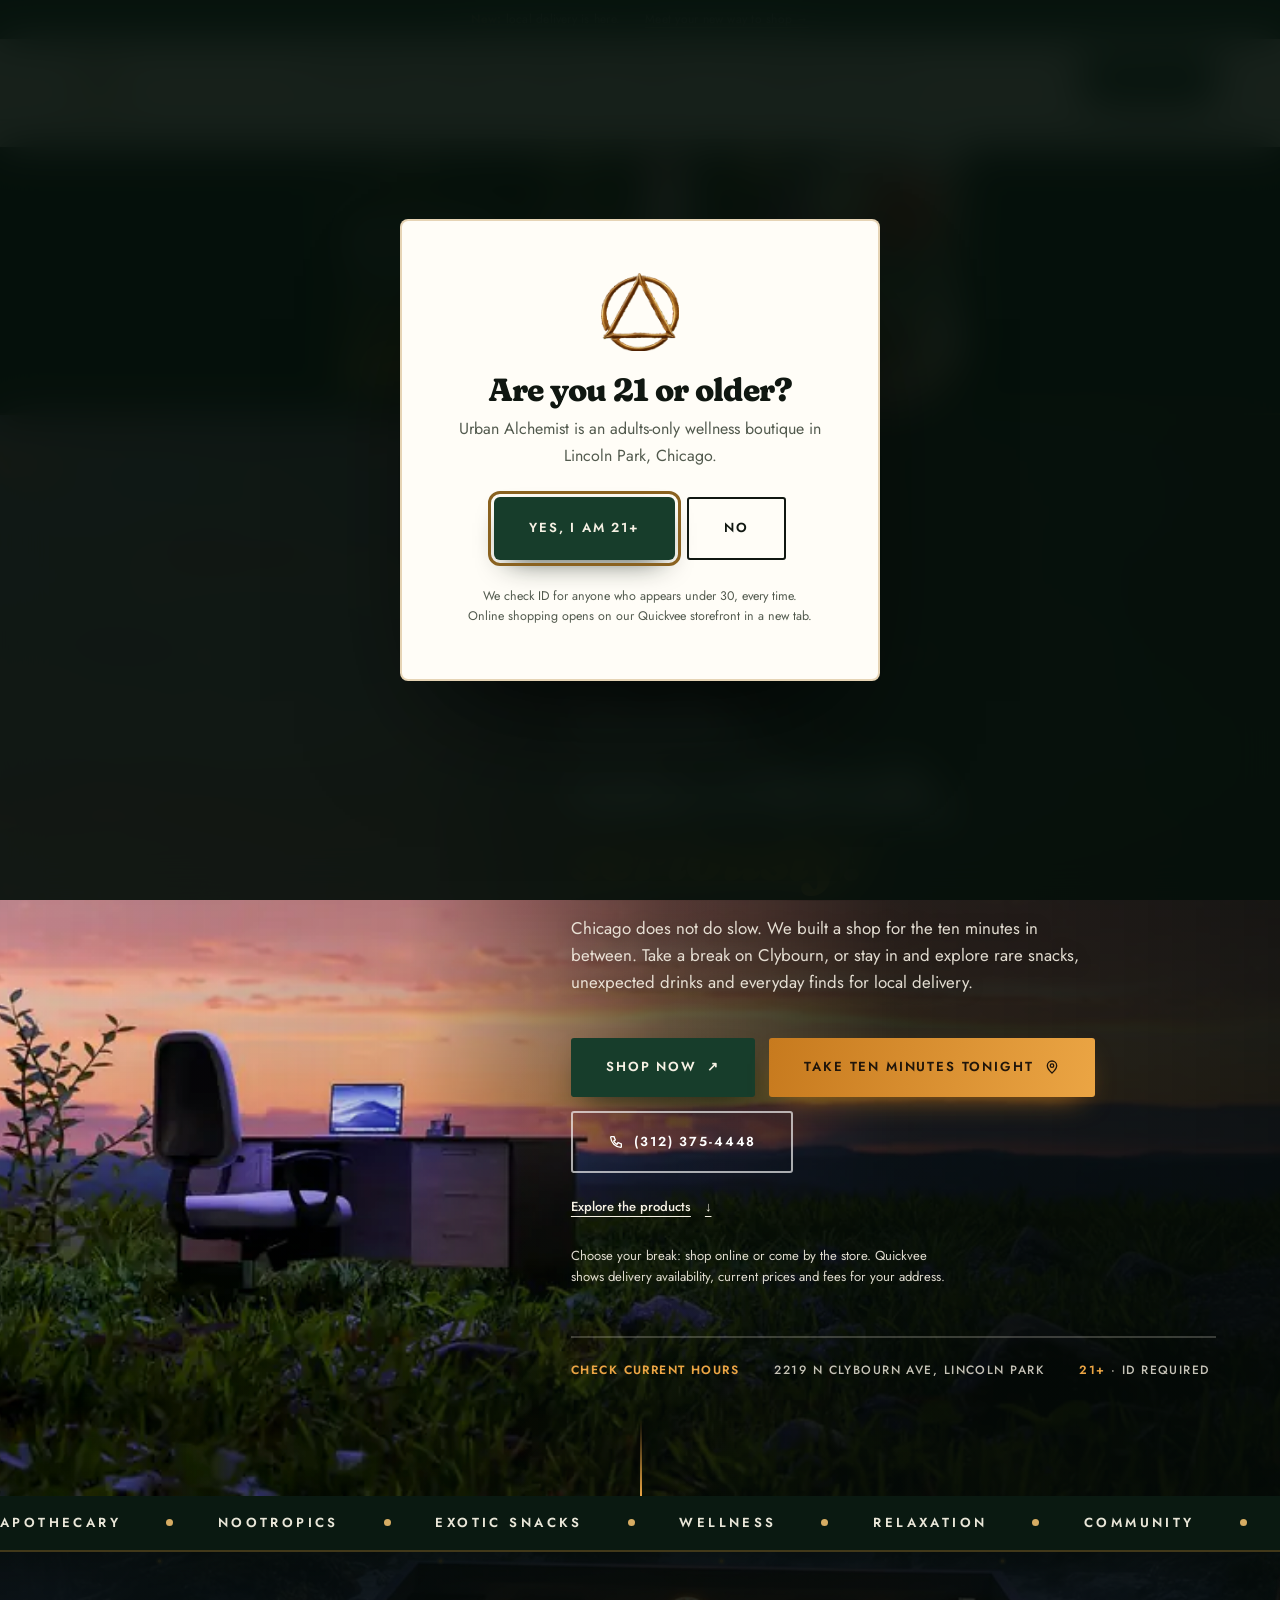
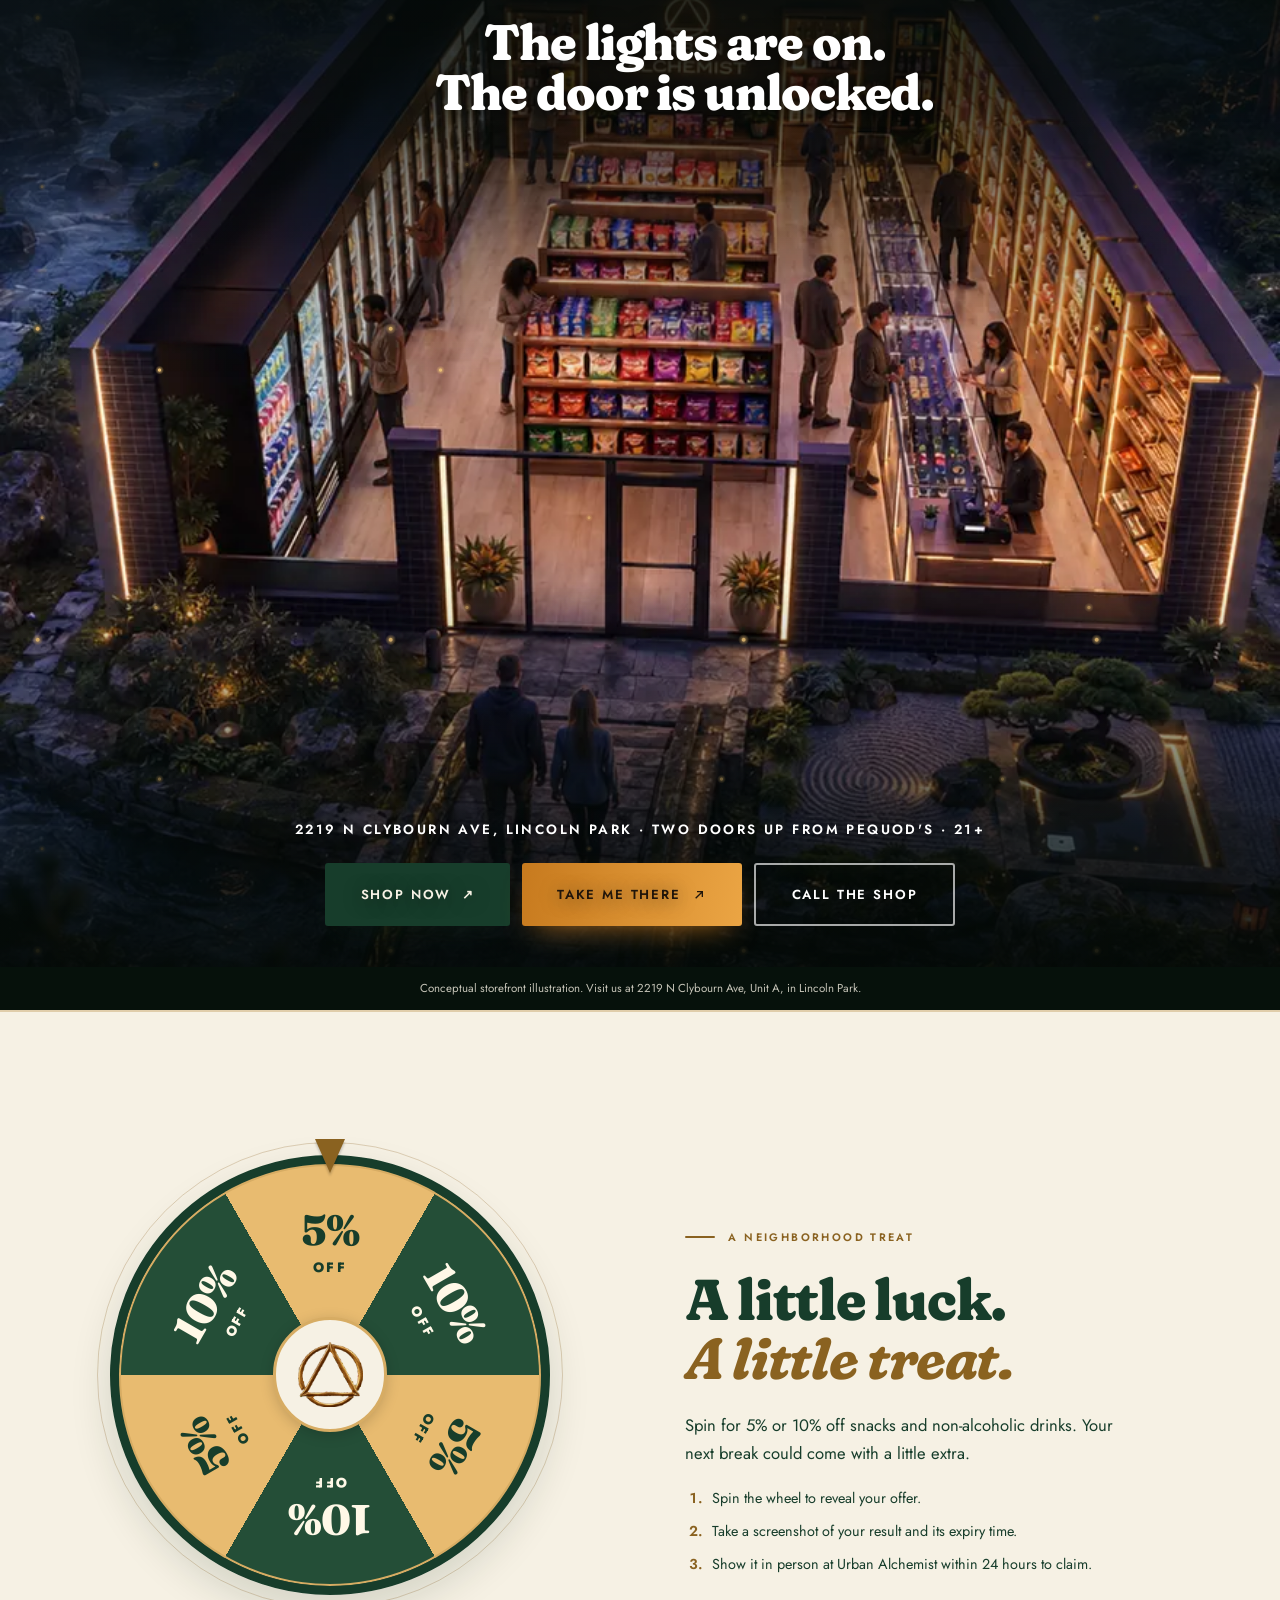
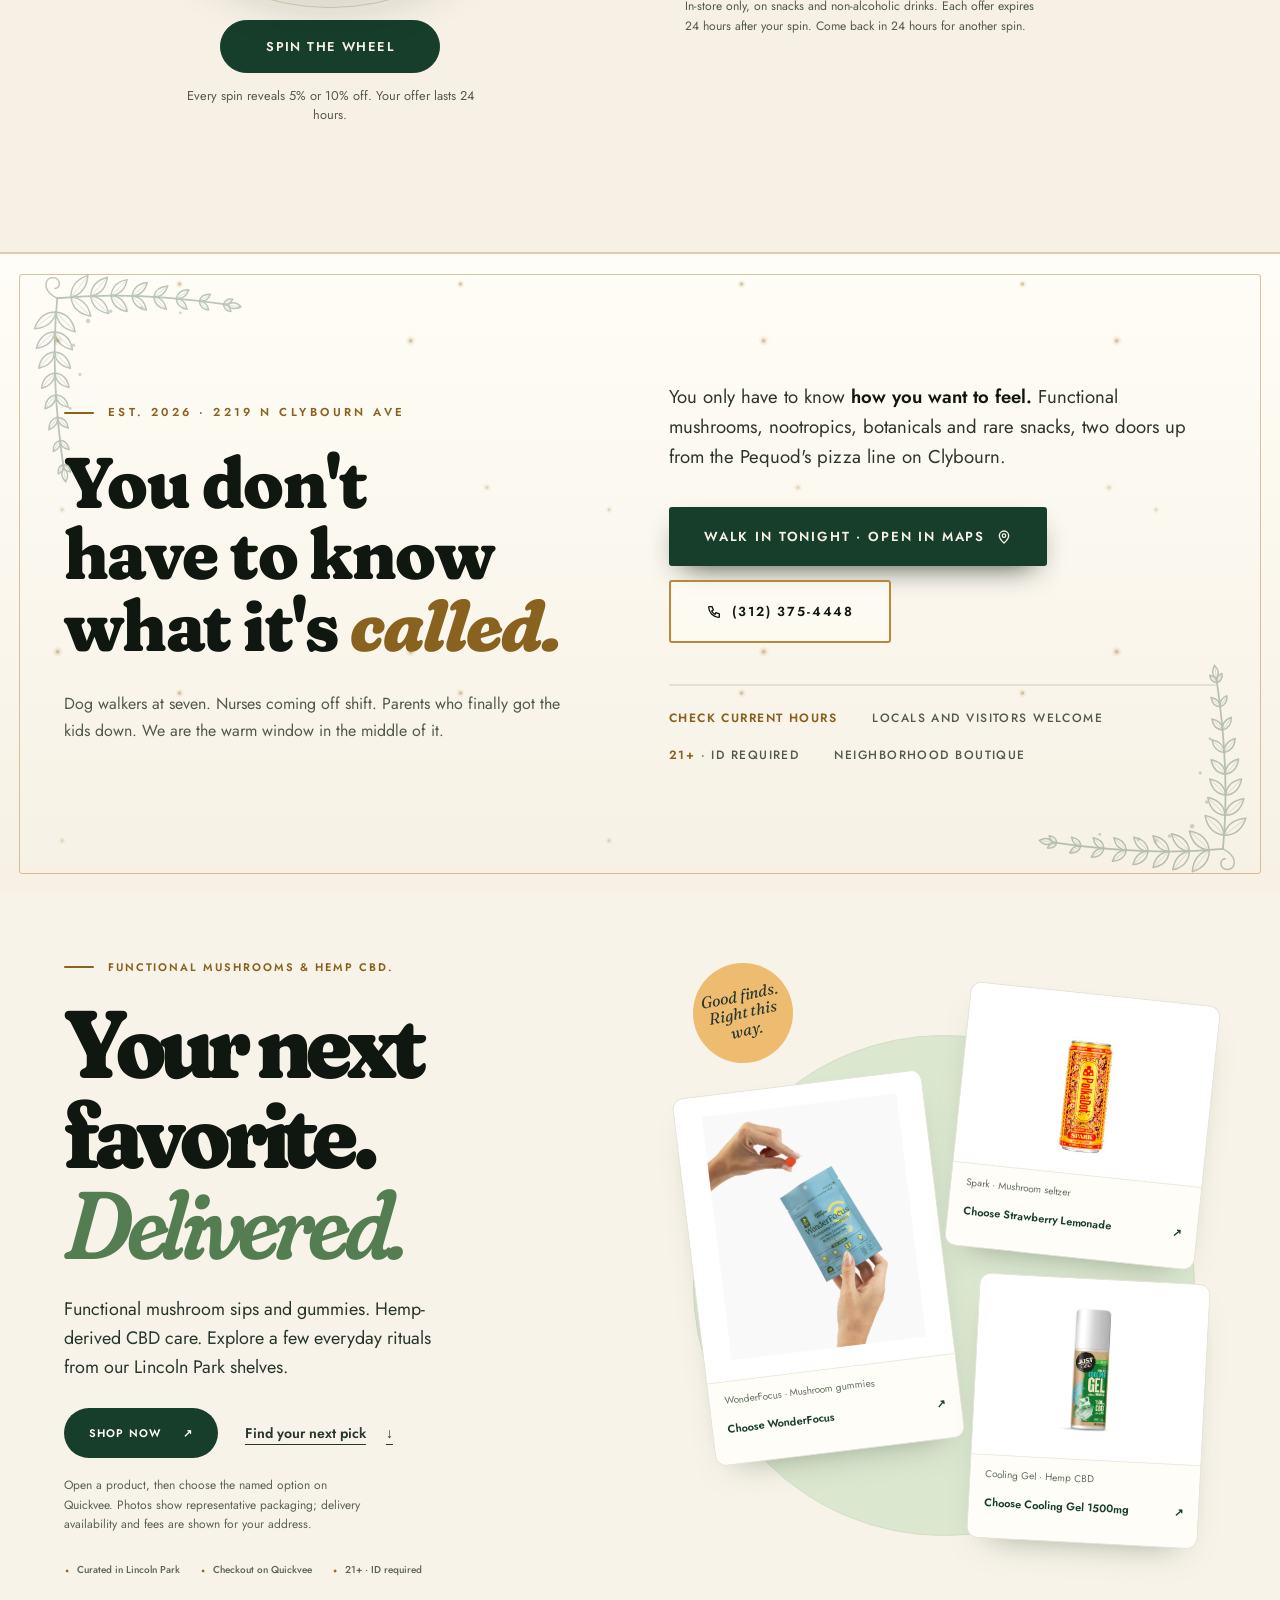
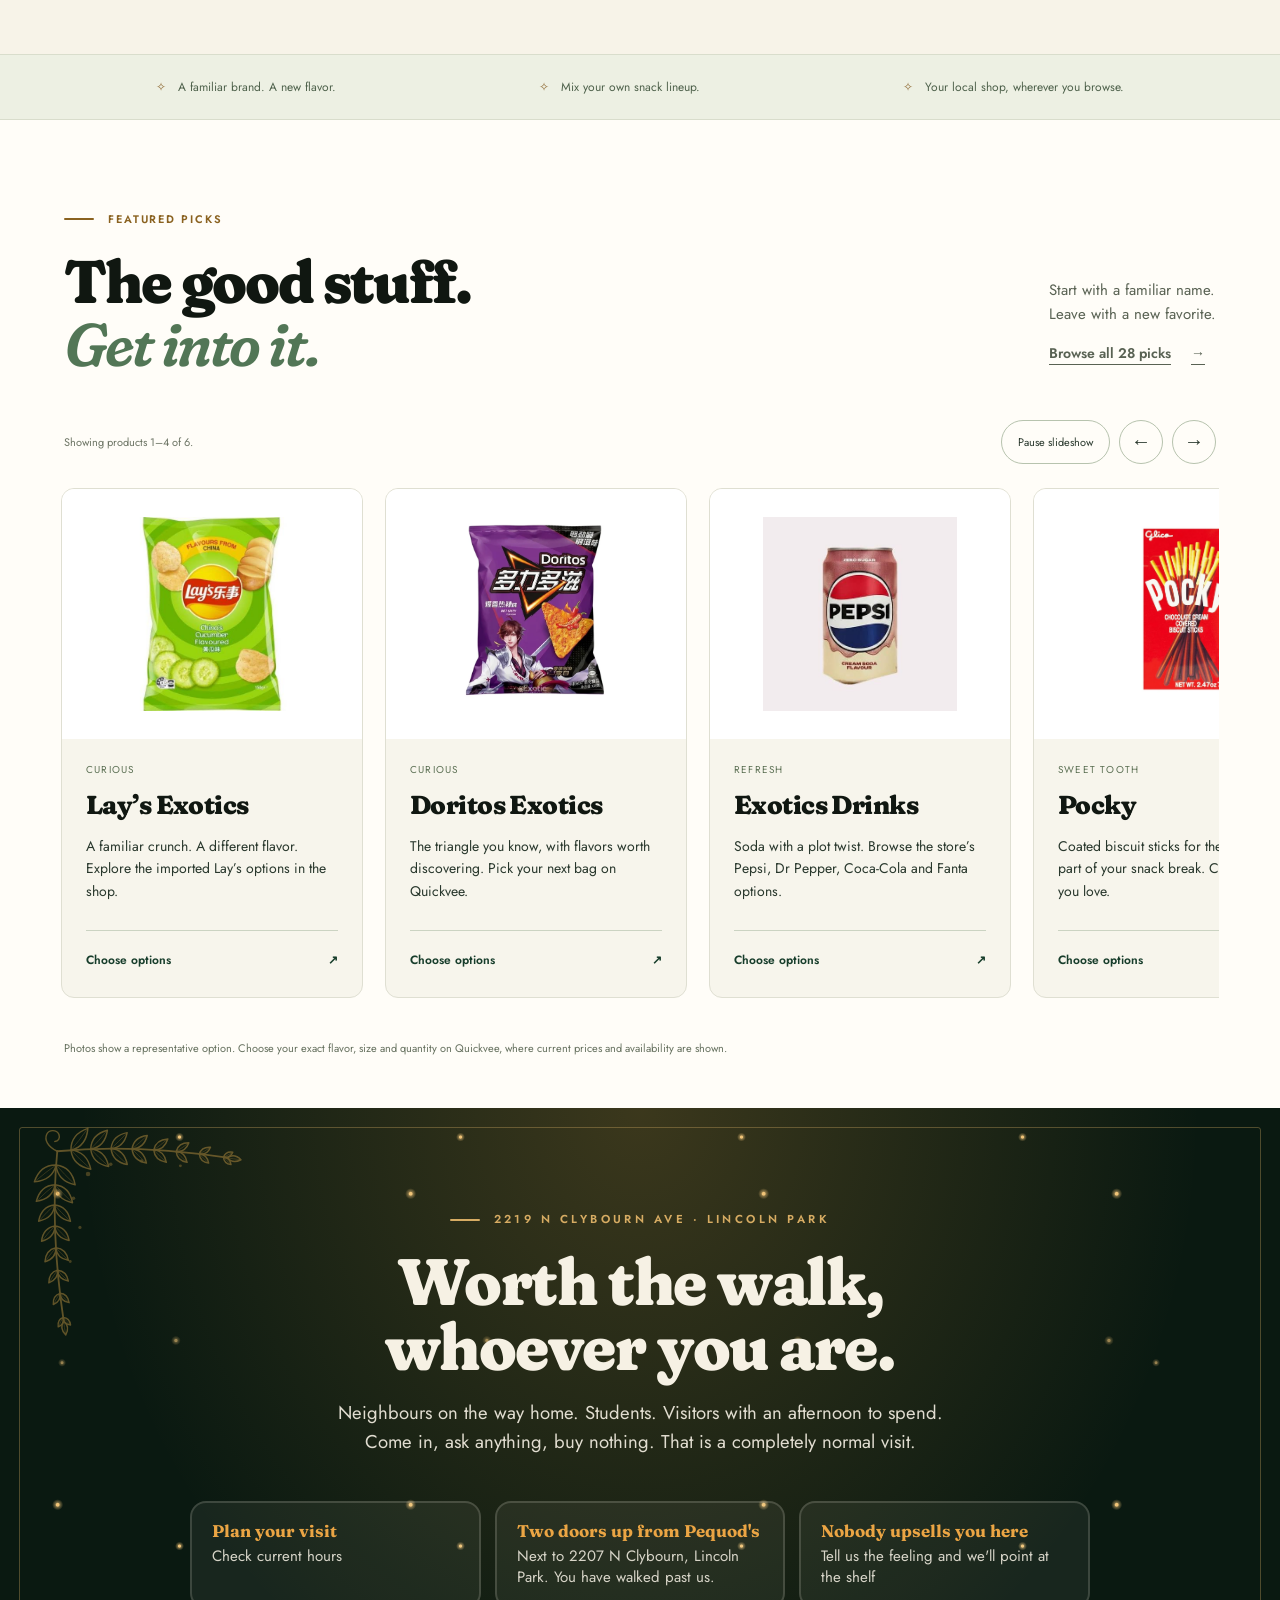
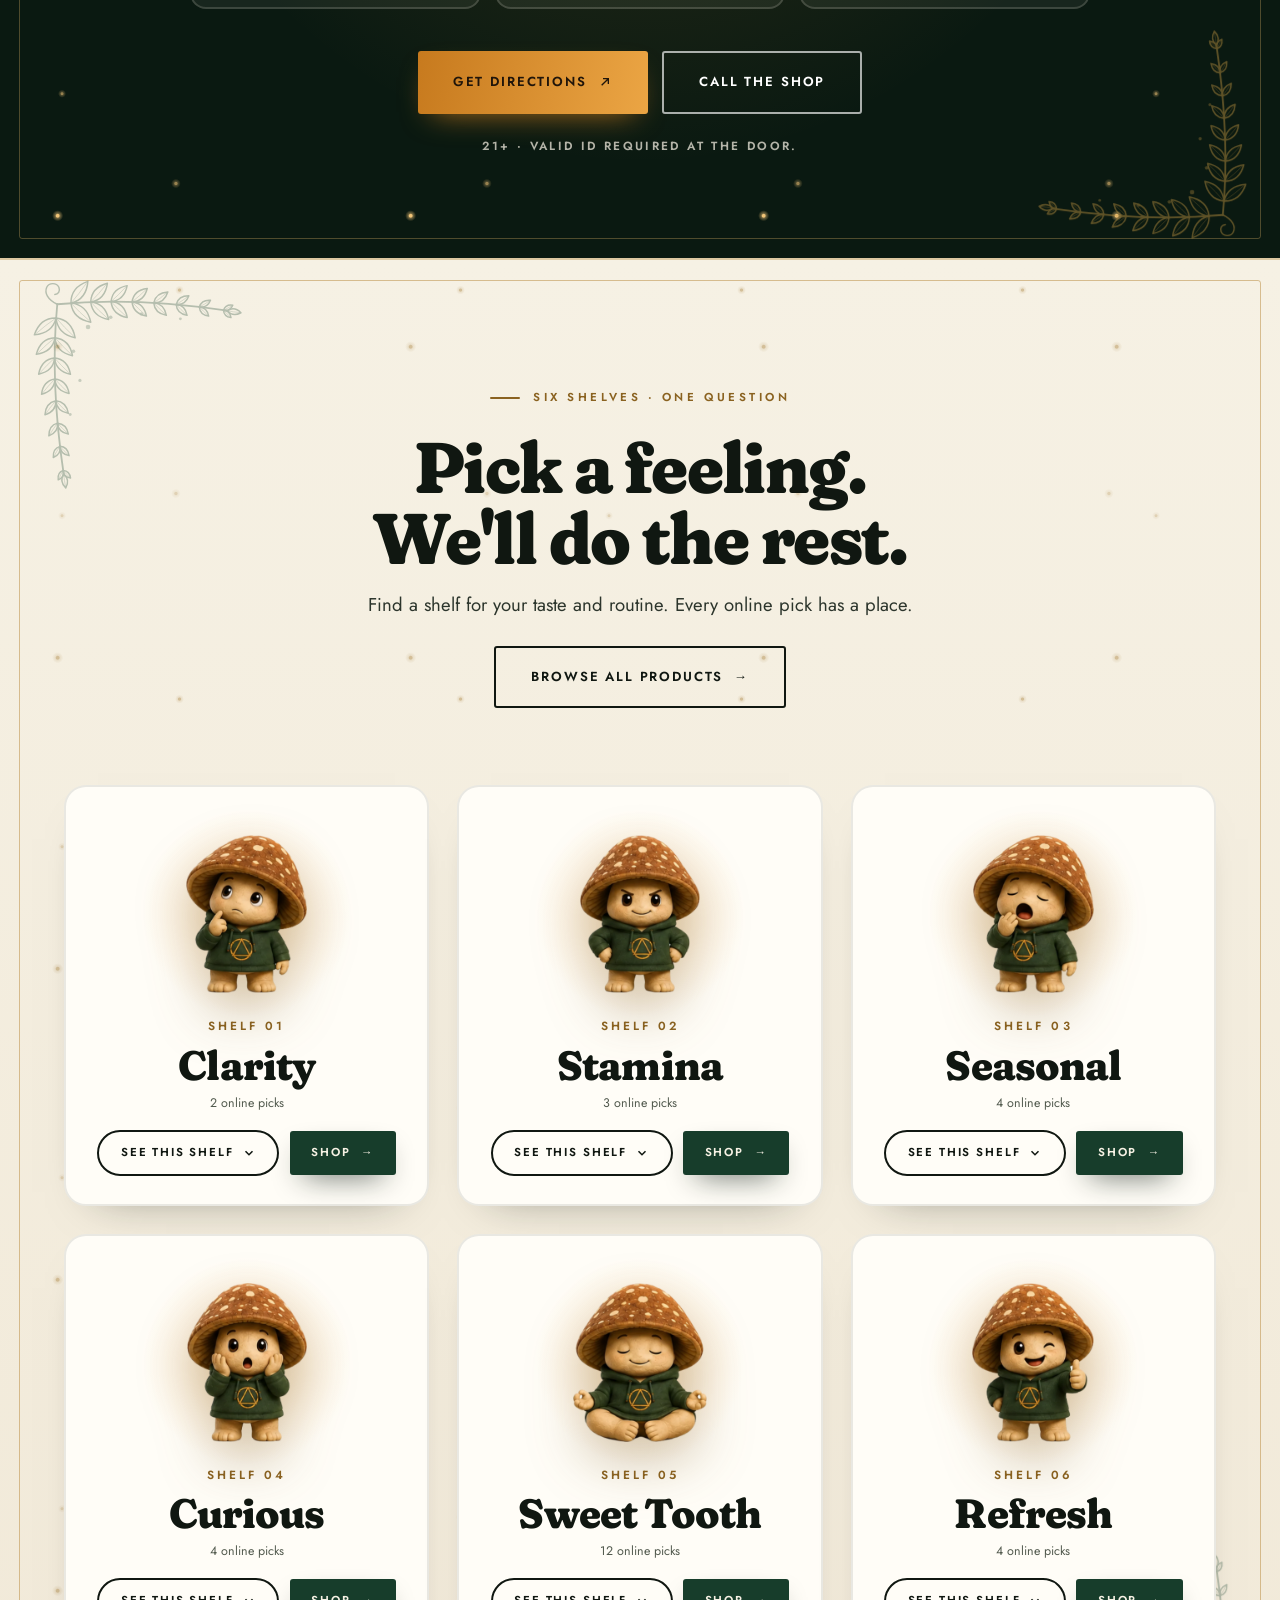
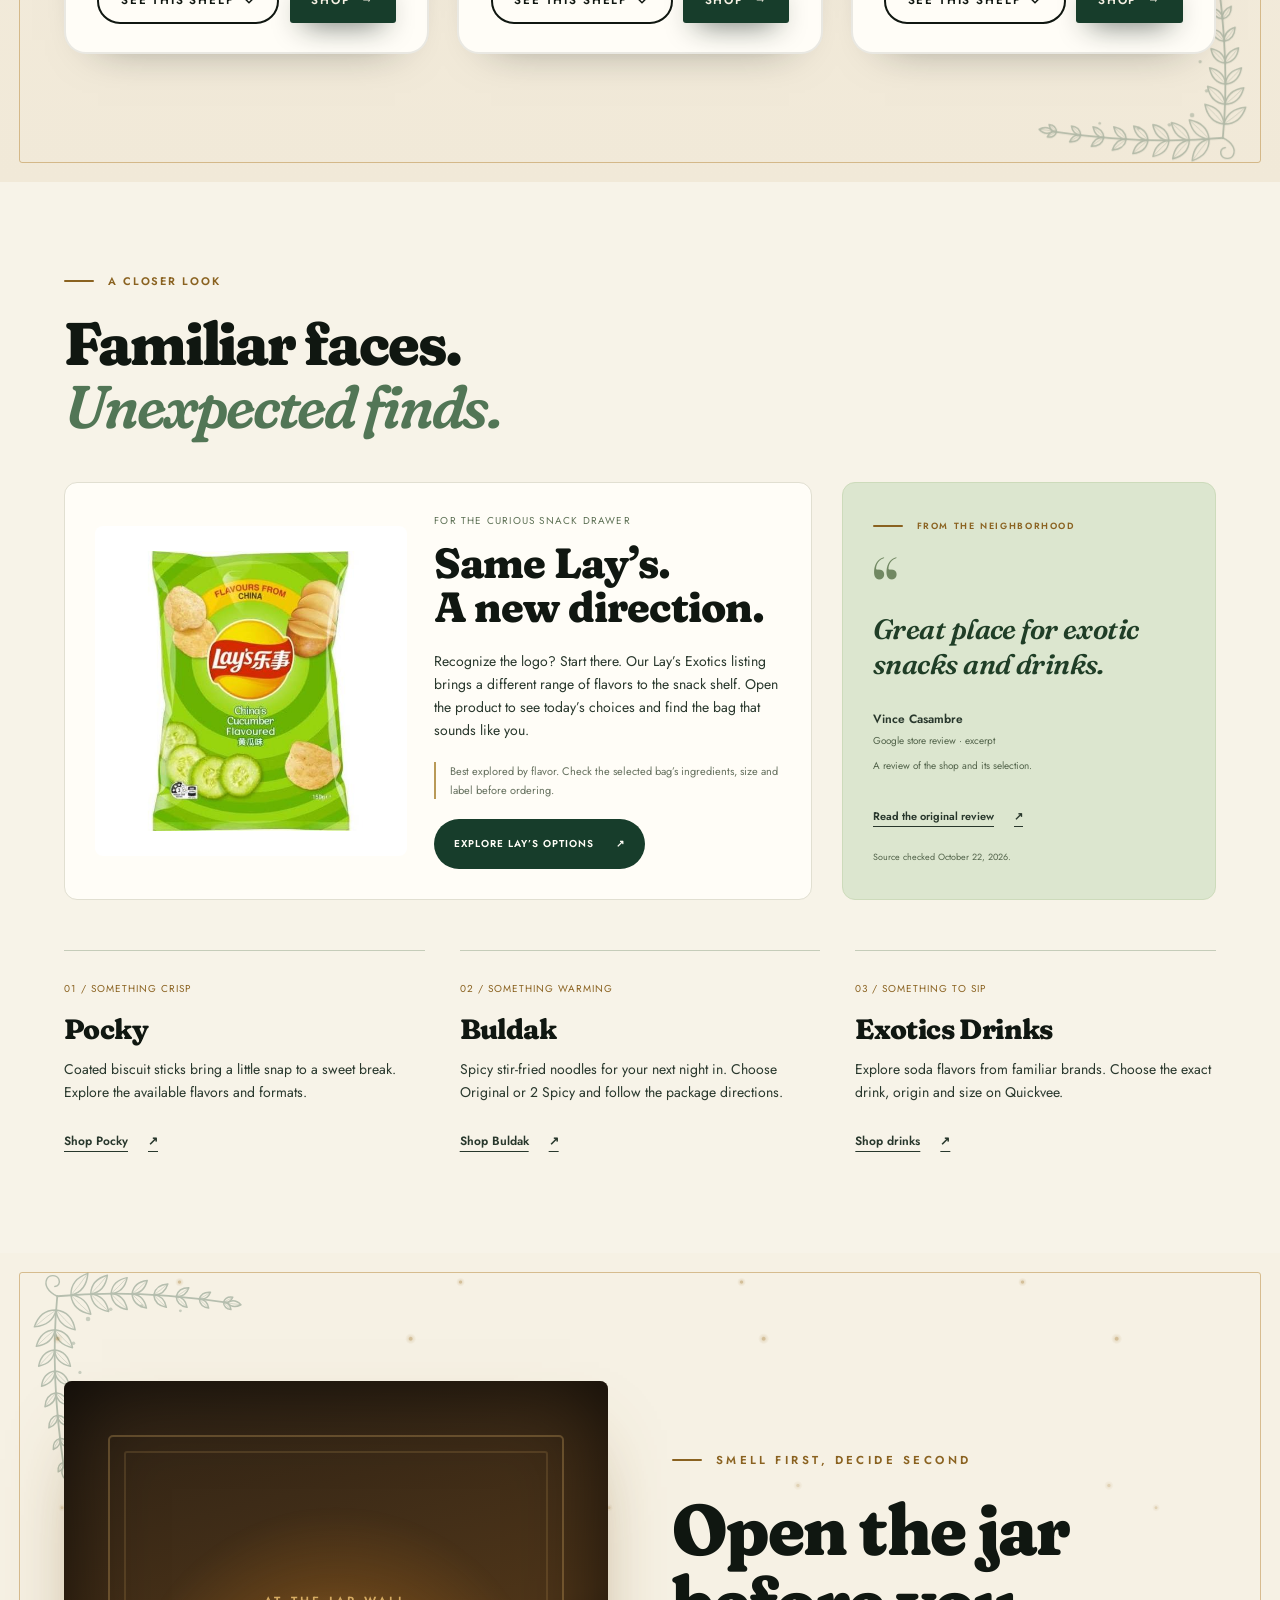
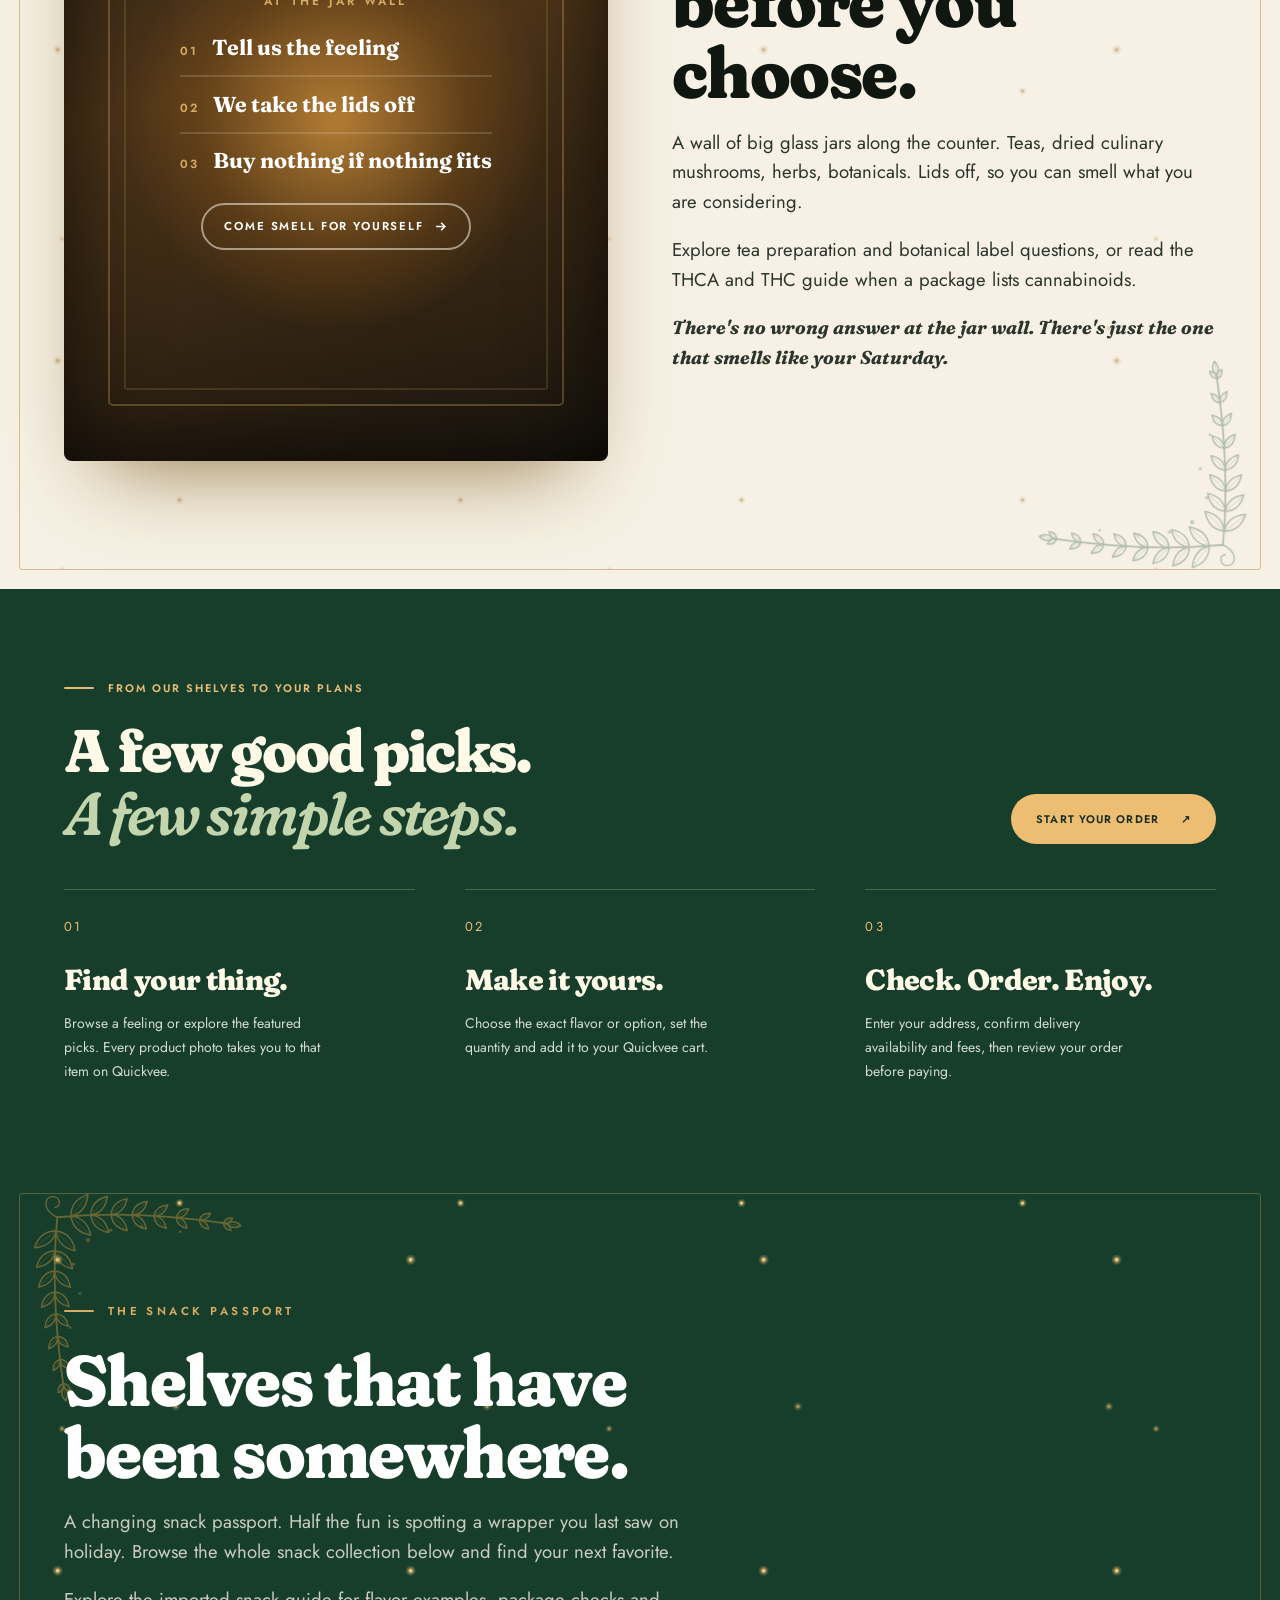
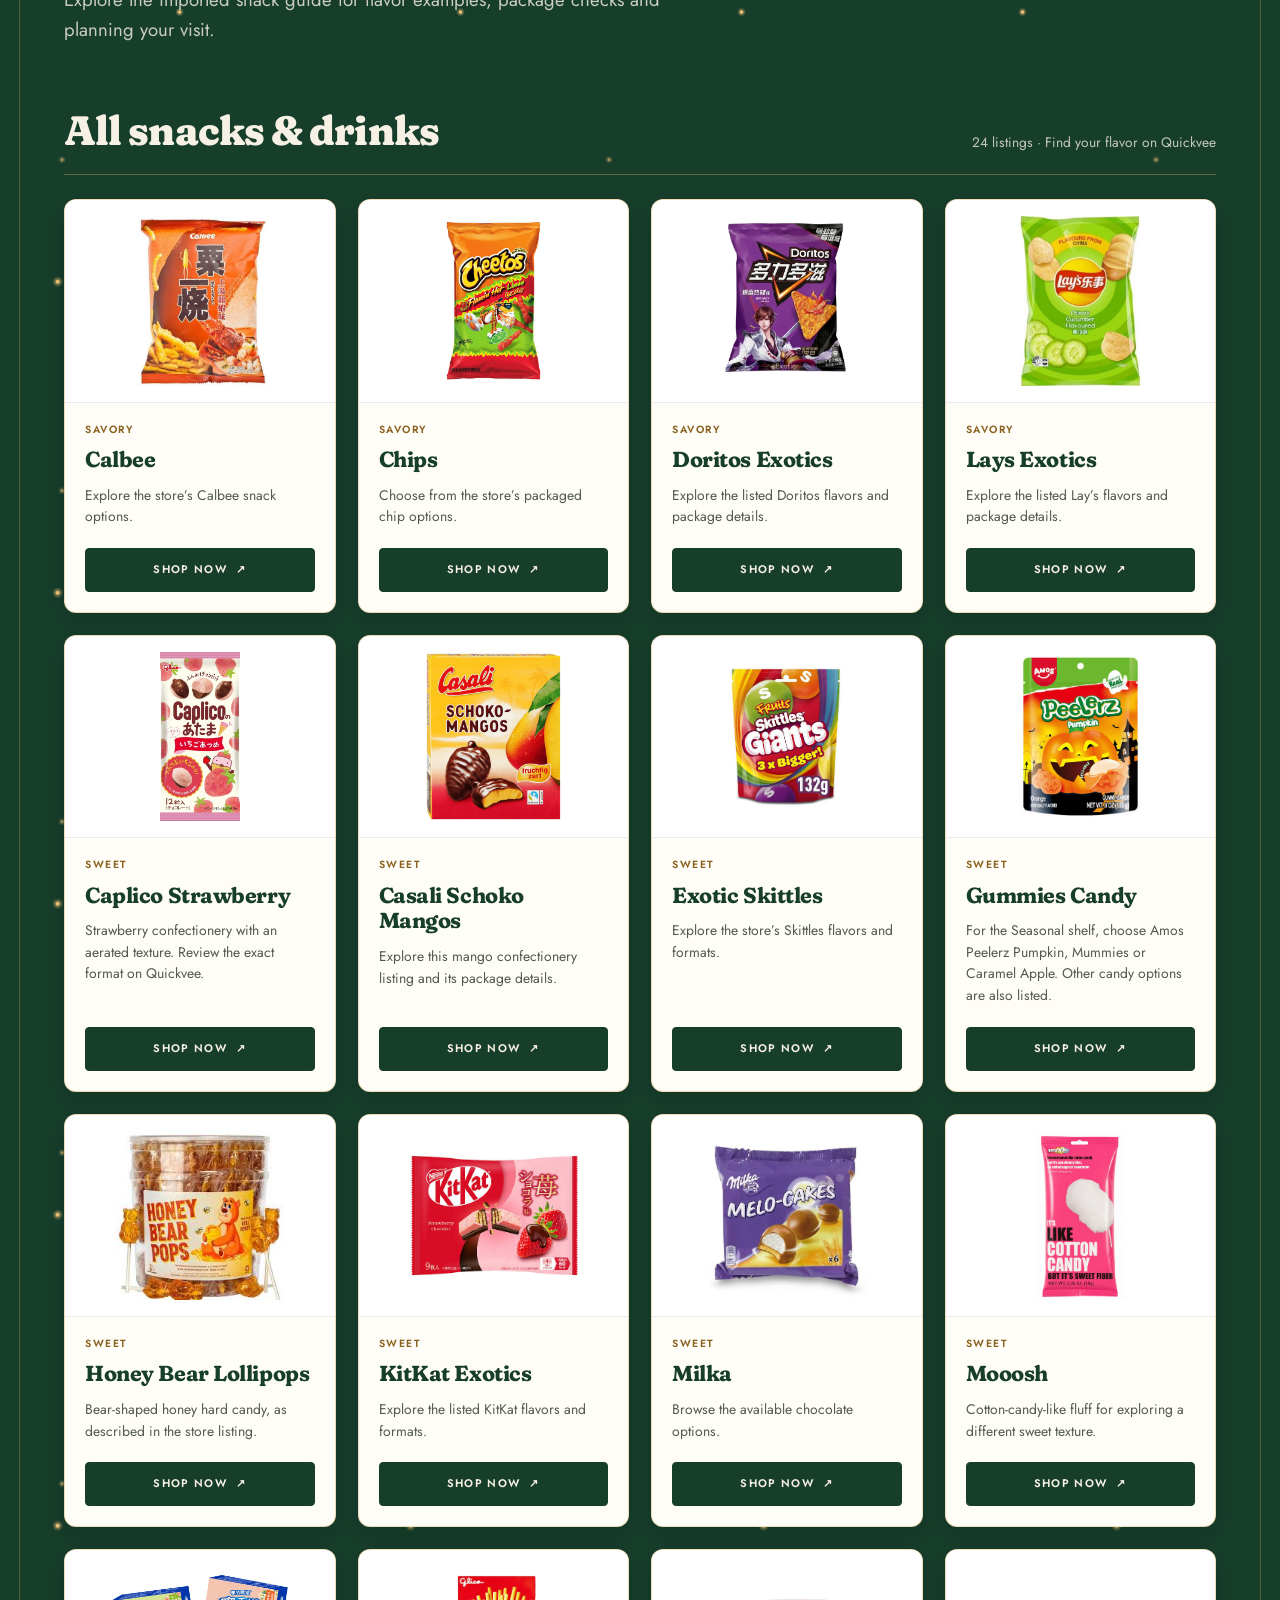
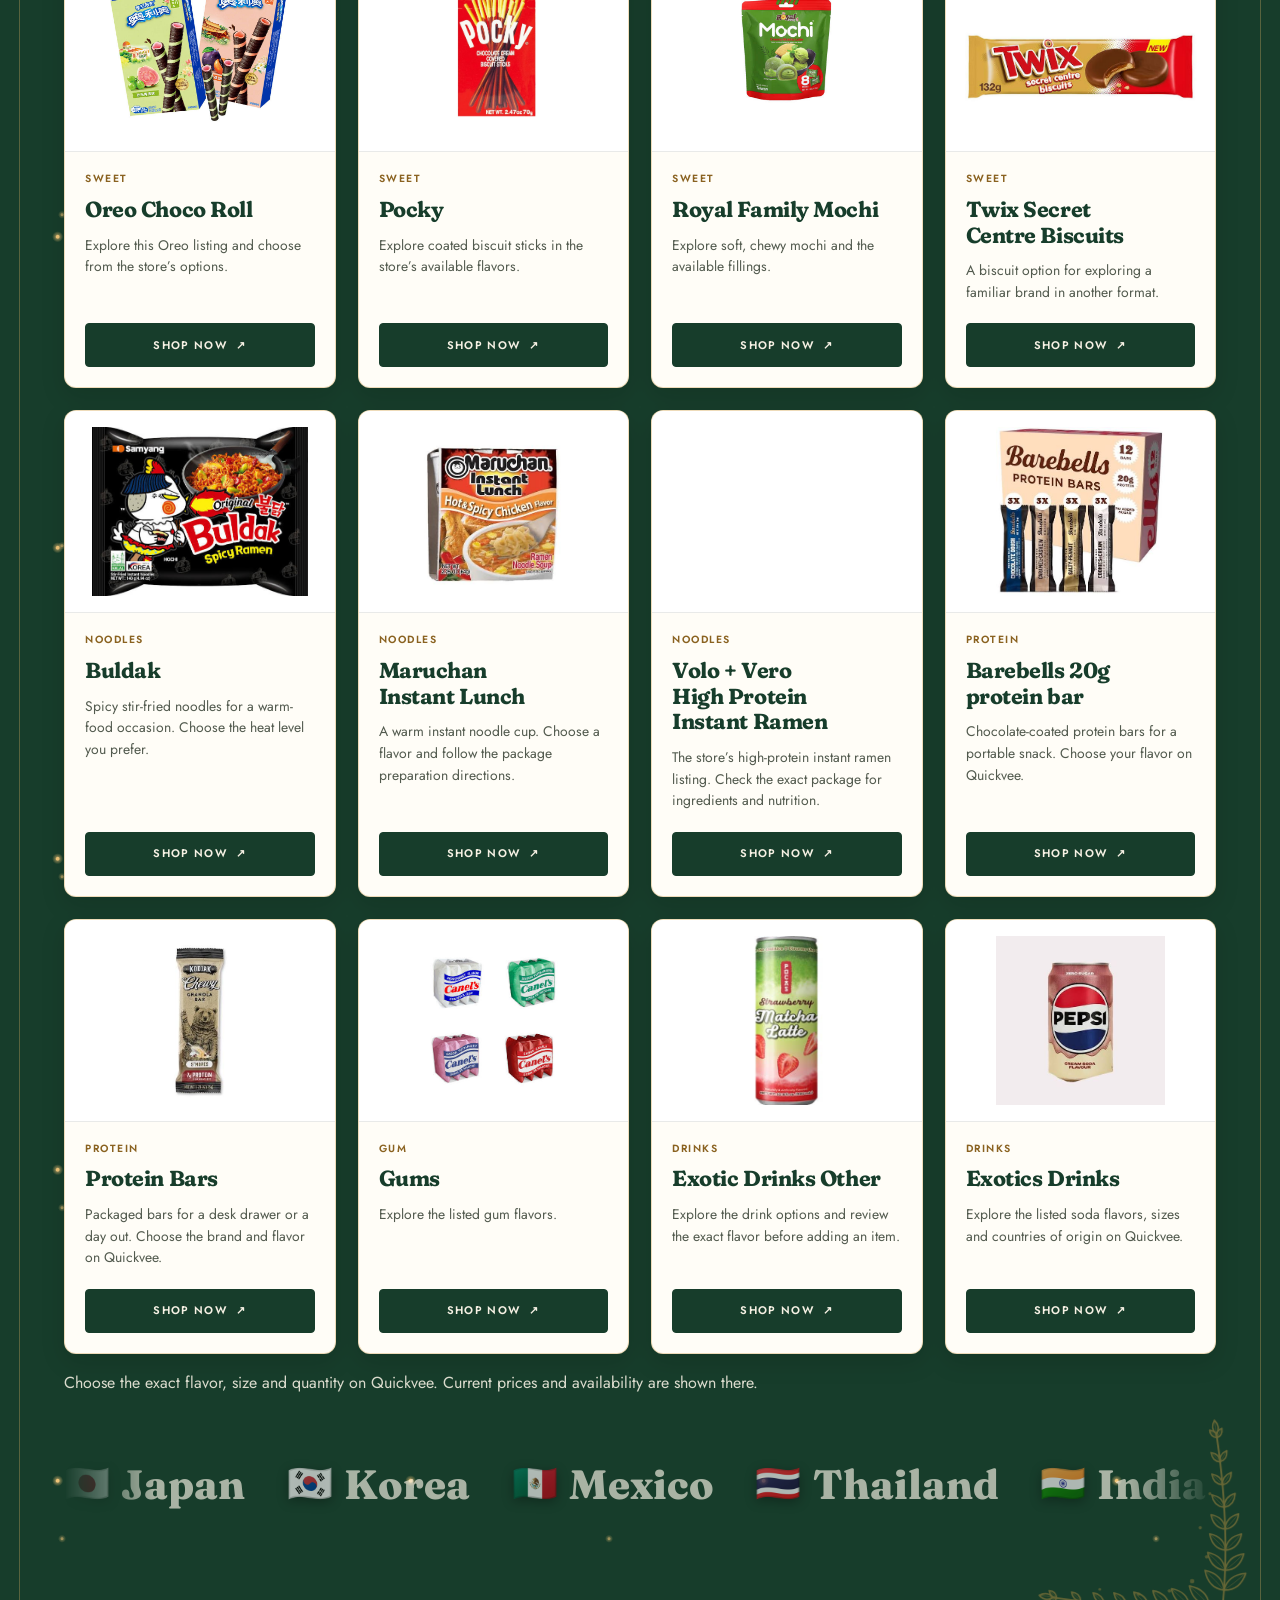
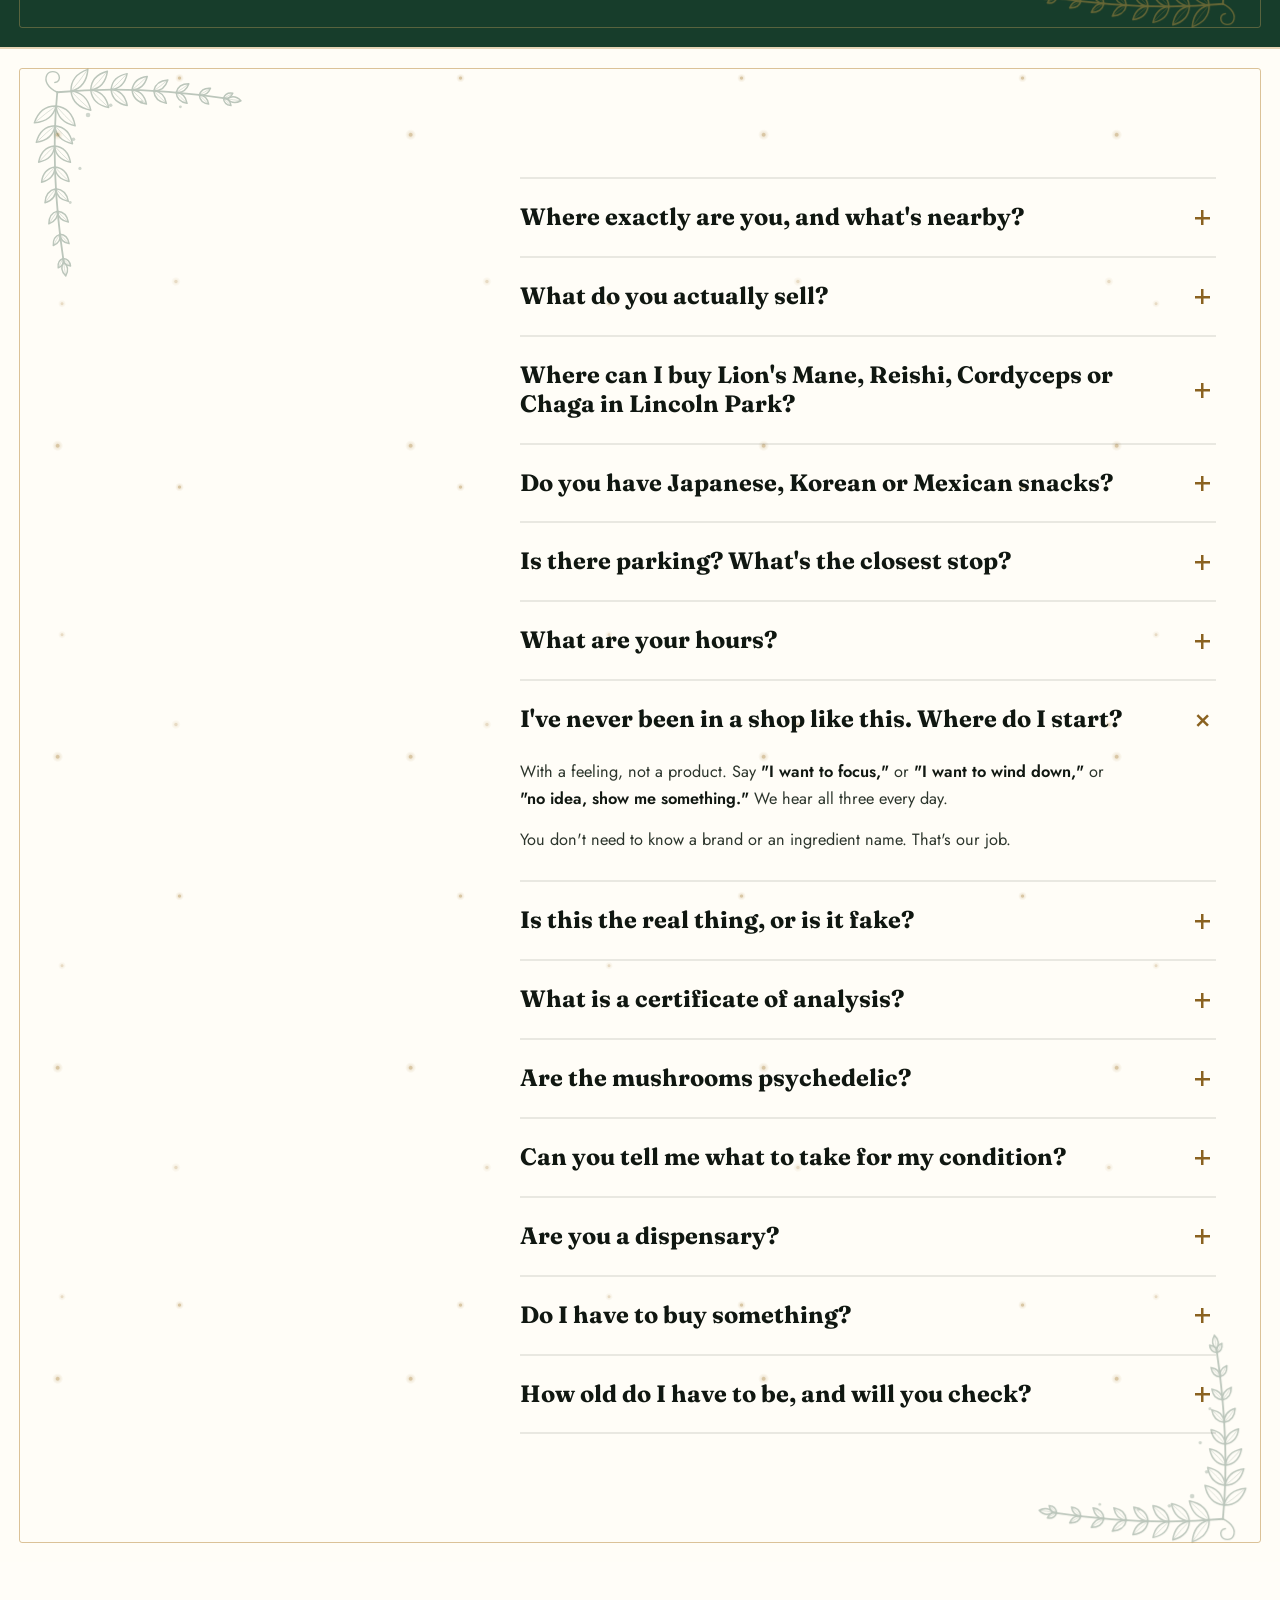
<file: index.html>
<!doctype html>
<html lang="en">
<head>
<meta charset="utf-8">
<meta name="viewport" content="width=device-width,initial-scale=1,viewport-fit=cover">
<!-- Google Search Console ownership. -->
<meta name="google-site-verification" content="z3QBZ-_ORjBGouQZx4X2TPsiIkwcQX7FiQcSIyAx5fs">
<title>Exotic Snacks in Lincoln Park, Chicago | Urban Alchemist</title>
<meta name="description" content="Discover imported chips, candy and sodas at Urban Alchemist in Lincoln Park, Chicago. Visit the shop or order local delivery through Quickvee. 21+.">
<meta name="keywords" content="wellness apothecary Lincoln Park, nootropics Chicago 60614, functional mushrooms Lincoln Park, Lion's Mane coffee Chicago, Reishi tea Lincoln Park, Cordyceps Chicago, Chaga Chicago, exotic snacks Lincoln Park, Japanese snacks Chicago, Korean snacks Bucktown, loose leaf tea Clybourn Ave, glass and grinders Lincoln Park, shop near Pequod's Pizza, wellness shop near DePaul University">
<meta name="geo.region" content="US-IL">
<meta name="geo.placename" content="Lincoln Park, Chicago">
<meta name="geo.position" content="41.922650;-87.667820">
<meta name="ICBM" content="41.922650, -87.667820">
<meta name="theme-color" content="#F6F1E4">
<link rel="canonical" href="https://www.ualincolnpark.com/">
<meta property="og:type" content="website">
<meta property="og:site_name" content="Urban Alchemist">
<meta property="og:url" content="https://www.ualincolnpark.com/">
<meta property="og:title" content="Your next favorite. Delivered. | Urban Alchemist">
<meta property="og:description" content="Exotic snacks, unexpected sodas and local delivery from Lincoln Park. Find your next pick and shop on Quickvee. 21+.">
<meta property="og:image" content="https://www.ualincolnpark.com/assets/urban-alchemist-bundle-save-baskets-20261105.webp"><meta property="og:image:alt" content="Urban Alchemist snack bundles">
<meta name="twitter:card" content="summary_large_image">
<meta name="twitter:title" content="Your next favorite. Delivered. | Urban Alchemist">
<meta name="twitter:description" content="Explore exotic snacks, drinks and everyday finds. Local delivery through Quickvee. 21+.">
<meta name="twitter:image" content="https://www.ualincolnpark.com/assets/urban-alchemist-bundle-save-baskets-20261105.webp">
<link rel="icon" href="/assets/urban-alchemist-logo-mark.webp">
<link rel="preconnect" href="https://fonts.googleapis.com">
<link rel="preconnect" href="https://fonts.gstatic.com" crossorigin>
<link rel="stylesheet" href="https://fonts.googleapis.com/css2?family=Fraunces:ital,opsz,wght@0,9..144,600;0,9..144,700;0,9..144,800;1,9..144,600;1,9..144,700&family=Jost:wght@400;500;600&display=swap">
<link rel="stylesheet" href="/styles.css?v=delivery-20261022">
<link rel="stylesheet" href="/delivery.css?v=20261022-1">
<link rel="stylesheet" href="/restore.css?v=compact-bundle-20261105">
<link rel="stylesheet" href="/spin-wheel.css?v=20261105-1">
<link rel="stylesheet" href="/passport.css?v=20261022-1">
<script type="application/ld+json">{"@context": "https://schema.org", "@graph": [{"@type": ["LocalBusiness", "Store"], "@id": "https://www.ualincolnpark.com/#store", "name": "Urban Alchemist", "url": "https://www.ualincolnpark.com/", "description": "A Lincoln Park boutique with an online selection of exotic snacks, drinks and everyday finds. Browse products and order local delivery through Quickvee.", "telephone": "+1-312-375-4448", "image": "https://www.ualincolnpark.com/assets/urban-alchemist-store-interior-lincoln-park-chicago.webp", "address": {"@type": "PostalAddress", "streetAddress": "2219 N Clybourn Ave Unit A", "addressLocality": "Chicago", "addressRegion": "IL", "postalCode": "60614", "addressCountry": "US"}, "audience": {"@type": "Audience", "audienceType": "Adults 21 and over"}, "hasOfferCatalog": {"@type": "OfferCatalog", "name": "The Feeling Shelves", "itemListElement": [{"@type": "OfferCatalog", "name": "Clarity", "description": "Coffee, tea drinks and a functional mushroom gummy supplement for your routine. Explore by taste and format."}, {"@type": "OfferCatalog", "name": "Stamina", "description": "Portable protein snacks and easy meals for busy days."}, {"@type": "OfferCatalog", "name": "Seasonal", "description": "Autumn sweets and warm noodle bowls for cooler days."}, {"@type": "OfferCatalog", "name": "Curious", "description": "Savory snacks and flavors worth exploring."}, {"@type": "OfferCatalog", "name": "Sweet Tooth", "description": "Chocolate, chewy sweets, mochi and playful confectionery textures."}, {"@type": "OfferCatalog", "name": "Refresh", "description": "Sodas, tea drinks, juice, gum and functional seltzers for a flavor break."}]}, "alternateName": "Urban Alchemist Chicago", "logo": "https://www.ualincolnpark.com/assets/urban-alchemist-logo-lockup.webp", "geo": {"@type": "GeoCoordinates", "latitude": 41.92265, "longitude": -87.66782}, "hasMap": "https://www.google.com/maps/place/Urban+Alchemist/data=!4m2!3m1!1s0x0:0x64ffc79f9ca78baf", "sameAs": ["https://www.google.com/maps/place/Urban+Alchemist/data=!4m2!3m1!1s0x0:0x64ffc79f9ca78baf", "https://www.tiktok.com/@urban.alchemist.c"], "openingHoursSpecification": [{"@type": "OpeningHoursSpecification", "dayOfWeek": ["Monday", "Tuesday", "Wednesday", "Thursday"], "opens": "10:00", "closes": "22:00"}, {"@type": "OpeningHoursSpecification", "dayOfWeek": ["Friday"], "opens": "10:00", "closes": "00:00"}, {"@type": "OpeningHoursSpecification", "dayOfWeek": ["Saturday"], "opens": "12:00", "closes": "00:00"}, {"@type": "OpeningHoursSpecification", "dayOfWeek": ["Sunday"], "opens": "11:00", "closes": "21:00"}]}, {"@type": "WebSite", "@id": "https://www.ualincolnpark.com/#website", "url": "https://www.ualincolnpark.com/", "name": "Urban Alchemist", "inLanguage": "en-US", "publisher": {"@id": "https://www.ualincolnpark.com/#store"}}, {"@type": "FAQPage", "@id": "https://www.ualincolnpark.com/#faq", "mainEntity": [{"@type": "Question", "name": "Where exactly are you, and what's nearby?", "acceptedAnswer": {"@type": "Answer", "text": "2219 N Clybourn Ave, Unit A, Chicago, IL 60614, in Lincoln Park. We're two doors up from the Pequod's Pizza line at 2207, about half a mile from the DePaul University campus, and a short walk from Webster Place. Walkable from Lincoln Park and Bucktown, a short ride from the Loop, and there's street parking on Clybourn. If you're waiting on a deep-dish table, you have time."}}, {"@type": "Question", "name": "What do you actually sell?", "acceptedAnswer": {"@type": "Answer", "text": "Our shelves bring together wellness and personal-care formats, teas and botanicals, and rare imported snacks and drinks. In-store selection may differ. Browse our current online picks or call about a specific item. The feeling menu is a way to browse by taste, occasion and routine, so you do not need to know a brand before you walk in."}}, {"@type": "Question", "name": "Where can I buy Lion's Mane, Reishi, Cordyceps or Chaga in Lincoln Park?", "acceptedAnswer": {"@type": "Answer", "text": "Start here at 2219 N Clybourn Ave, or explore our online selection. Current functional-seltzer listings include formulas naming culinary and functional mushrooms. Check the exact ingredients and available options on Quickvee, or call about other in-store formats. A mushroom name alone does not describe a complete product formula. Read the package for the exact item you are considering."}}, {"@type": "Question", "name": "Do you have Japanese, Korean or Mexican snacks?", "acceptedAnswer": {"@type": "Answer", "text": "Yes. The snack wall is sorted by country: Japan, Korea, Mexico, Thailand, India, the Philippines, the United Kingdom, Germany, Brazil and Nigeria, and it changes as things come in. It is the reason a lot of people first walk through the door, and it is a two-minute detour if you are already on Clybourn waiting for a table."}}, {"@type": "Question", "name": "Is there parking? What's the closest stop?", "acceptedAnswer": {"@type": "Answer", "text": "There is street parking on Clybourn, and the Webster Place lot is a short walk. The 74 Fullerton and 73 Armitage buses both put you within a few blocks, and the Fullerton stop on the Red, Brown and Purple lines is walkable from the DePaul side. Coming from Bucktown or Wrightwood, it is a straight shot down Clybourn."}}, {"@type": "Question", "name": "What are your hours?", "acceptedAnswer": {"@type": "Answer", "text": "Monday–Thursday 10 a.m.–10 p.m., Friday 10 a.m.–midnight, Saturday noon–midnight, and Sunday 11 a.m.–9 p.m. Chicago time. Check Google Maps for holiday changes."}}, {"@type": "Question", "name": "I've never been in a shop like this. Where do I start?", "acceptedAnswer": {"@type": "Answer", "text": "With a feeling, not a product. Say \"I want to focus,\" or \"I want to wind down,\" or \"no idea, show me something.\" We hear all three every day. You don't need to know a brand or an ingredient name. That's our job."}}, {"@type": "Question", "name": "Is this the real thing, or is it fake?", "acceptedAnswer": {"@type": "Answer", "text": "Check the manufacturer, sealed package and available documentation for the exact item. Ask us to help read its label or any batch report supplied with it. Product types differ: a food label, device manual and supplement package answer different questions. We can help you find the relevant information."}}, {"@type": "Question", "name": "What is a certificate of analysis?", "acceptedAnswer": {"@type": "Answer", "text": "A laboratory report showing the results of specified tests on a particular sample or batch. Check the batch number, laboratory, date and tests actually performed. Where a report is supplied, compare it with the exact package. A report answers the questions it tested; it is not a guarantee of a particular benefit."}}, {"@type": "Question", "name": "Are the mushrooms psychedelic?", "acceptedAnswer": {"@type": "Answer", "text": "Lion’s Mane, Cordyceps, Reishi and Chaga are the culinary and functional species discussed in our field guides. Complete retail formulas vary, so read the exact package rather than relying on a mushroom name or shelf category. If an ingredient or label is unclear, ask us to help identify it before you choose."}}, {"@type": "Question", "name": "Can you tell me what to take for my condition?", "acceptedAnswer": {"@type": "Answer", "text": "No, and we'd be suspicious of any shop that said yes. We're a retail store, not a clinic, and nothing we sell is intended to diagnose, treat, cure or prevent any disease. What we can do is tell you what something is, where it came from, how it has been used traditionally, and when we think you'd be wasting your money. For anything medical, talk to your doctor, especially if you're pregnant or nursing, have a diagnosed condition, or take prescription medication."}}, {"@type": "Question", "name": "Are you a dispensary?", "acceptedAnswer": {"@type": "Answer", "text": "We’re a neighborhood wellness boutique. This website’s shopping features cover the ordinary merchandise identified in our online catalog. For questions about the store or a specific product, call (312) 375-4448."}}, {"@type": "Question", "name": "Do I have to buy something?", "acceptedAnswer": {"@type": "Answer", "text": "No. People stand at the jar wall for twenty minutes and leave with nothing. That's a good visit. Come in out of the cold and ask a question."}}, {"@type": "Question", "name": "How old do I have to be, and will you check?", "acceptedAnswer": {"@type": "Answer", "text": "21 and over. We check ID for anyone who appears under 30, every single time, with no exceptions. That includes busy nights, and it includes regulars. There's a university half a mile away. We don't bend on this one."}}, {"@type": "Question", "name": "How do I order delivery?", "acceptedAnswer": {"@type": "Answer", "text": "Choose a product and open it on Quickvee. Select the exact flavor or option, choose your quantity and add it to your cart there. Enter your address and review the order before paying."}}, {"@type": "Question", "name": "Can you deliver to my address?", "acceptedAnswer": {"@type": "Answer", "text": "Quickvee checks delivery availability for your address. It also shows the current delivery fees, ordering hours and available fulfillment options before checkout."}}, {"@type": "Question", "name": "Will I get the exact flavor in the photo?", "acceptedAnswer": {"@type": "Answer", "text": "Product photos show a representative option from the store listing. Open the product to check the available flavors, sizes, ingredients and prices, then select the exact item you want."}}, {"@type": "Question", "name": "Can I still visit the shop?", "acceptedAnswer": {"@type": "Answer", "text": "Yes. Find us at 2219 N Clybourn Ave, Unit A, in Lincoln Park, Chicago. Check current hours on Google or call (312) 375-4448 before making a special trip."}}, {"@type": "Question", "name": "How old do I need to be?", "acceptedAnswer": {"@type": "Answer", "text": "Urban Alchemist is an adults-only store for customers 21 and over. Valid ID is required. Review any additional delivery verification requirements on Quickvee."}}]}]}</script>
</head>
<body class="heritage-page">
<a class="skip" href="#featured">Skip to products</a>
<noscript><style>.rv{opacity:1!important;transform:none!important}</style></noscript>
<div class="delivery-announcement"><span><b>New:</b> local delivery is here.</span><a href="#delivery-guide">Meet your new way to shop <span aria-hidden="true">→</span></a></div>
<header class="hdr" id="hdr">
  <a class="hdr__logo" href="#top" aria-label="Urban Alchemist, home" data-track-id="a-2">
    <img src="assets/urban-alchemist-logo-lockup.webp" width="900" height="672" alt="Urban Alchemist wellness apothecary, Lincoln Park, Chicago">
    <span class="hdr__place">Lincoln Park<br>Chicago &middot; 21+</span>
  </a>
  <nav class="hdr__nav" aria-label="Main navigation">
    <a href="#feel" data-track-id="a-3">The Feeling Menu</a>
    <a href="#guide" data-track-id="a-4">Field Guide</a>
    <a href="#house" data-track-id="a-5">The House</a>
    <a href="#ask" data-track-id="a-6">Ask</a>
    <a href="/blog" data-track-id="a-7">Journal</a>
    <a href="#visit" data-track-id="a-8">Visit</a>
    <a href="#featured" data-track-id="nav-featured">Featured picks</a>
    <a href="#delivery-guide" data-track-id="nav-delivery">Delivery</a>
  </nav>
  <a class="btn btn--fill hdr__shop" href="https://quickvee.com/merchant/SYE2217487IL?category=Snacks&amp;orderMethod=delivery&amp;categoryId=106635&amp;isSideBarFilter=true" target="_blank" rel="noopener noreferrer" aria-label="Shop now on Quickvee (opens in a new tab)" aria-describedby="shop-navigation-note" data-track-id="shop-header">
    <span>Shop now</span>
    <svg viewBox="0 0 24 24" fill="none" stroke="currentColor" stroke-width="2" aria-hidden="true"><path d="M7 17 17 7M9 7h8v8"/></svg>
  </a>
</header>
<main id="top">
<section class="bundle-promo" aria-label="Bundle and save">
  <a class="bundle-promo__link" href="https://quickvee.com/payment-cart/SYE2217487IL?orderMethod=delivery" aria-label="Bundle and save: curated snack and ritual baskets, $49.99 each. Shop now in the Urban Alchemist Quickvee cart." data-track-id="bundle-save-cart">
    <img src="/assets/urban-alchemist-bundle-save-baskets-20261105.webp" width="1946" height="808" alt="Urban Alchemist Bundle &amp; Save. Curated snack and ritual baskets, reduced from $59.99 to $49.99 each. Shop now." loading="eager" decoding="async" fetchpriority="high">
  </a>
</section>
<section class="hero" aria-labelledby="h1">
  <picture class="hero__bg">
    <source media="(max-width:700px)" srcset="assets/urban-alchemist-slow-down-sunset-desk-chicago-mobile.webp">
    <img src="assets/urban-alchemist-slow-down-sunset-desk-chicago.webp" width="2000" height="1125" alt="An office desk left out in an open field at sunset, the Urban Alchemist invitation to slow down for ten minutes" fetchpriority="high">
  </picture>
  <canvas id="gl" aria-hidden="true"></canvas>
  <div class="hero__in">
    <div class="hero__copy">
      <p class="eyebrow">Friendly neighborhood wellness store<span class="btn__x"> &middot; Lincoln Park</span></p>
      <h1 class="d1" id="h1">
        <span class="l"><span>Dude,</span></span>
        <span class="l"><span>take a break,</span></span>
        <span class="l"><span><i>seriously!</i></span></span>
      </h1>
      <p class="lede">Chicago does not do slow. We built a shop for the ten minutes in between. Take a break on Clybourn, or stay in and explore rare snacks, unexpected drinks and everyday finds for local delivery.</p>
      <div class="hero__cta">
        <a class="btn btn--fill hero__delivery-cta" href="https://quickvee.com/merchant/SYE2217487IL?category=Snacks&amp;orderMethod=delivery&amp;categoryId=106635&amp;isSideBarFilter=true" target="_blank" rel="noopener noreferrer" data-track-id="restored-hero-delivery"><span>Shop now</span><span aria-hidden="true">↗</span></a>
        <a class="btn btn--brass" href="https://maps.google.com/?q=Urban+Alchemist,2219+N+Clybourn+Ave,Chicago,IL+60614" target="_blank" rel="noopener noreferrer" data-track-id="a-10">
          <span>Take ten minutes<span class="btn__x"> tonight</span></span>
          <svg viewBox="0 0 24 24" fill="none" stroke="currentColor" stroke-width="2" aria-hidden="true"><path d="M12 21s7-6.4 7-11a7 7 0 1 0-14 0c0 4.6 7 11 7 11Z"/><circle cx="12" cy="10" r="2.6"/></svg>
        </a>
        <a class="btn btn--light" href="tel:+13123754448" data-track-id="a-11">
          <svg viewBox="0 0 24 24" fill="none" stroke="currentColor" stroke-width="2" aria-hidden="true"><path d="M5 4h4l2 5-2.5 1.5a11 11 0 0 0 5 5L15 13l5 2v4a1 1 0 0 1-1 1A16 16 0 0 1 4 5a1 1 0 0 1 1-1Z"/></svg>
          <span>(312) 375-4448</span>
        </a>
      </div>
      <a class="hero__browse-cta" href="#featured" data-track-id="hero-browse-products"><span>Explore the products</span><span aria-hidden="true">↓</span></a>
      <p class="hero__shop-note" id="shop-navigation-note">Choose your break: shop online or come by the store. Quickvee shows delivery availability, current prices and fees for your address.</p>
      <div class="hero__meta">
        <span><b>Check current hours</b></span>
        <span>2219 N Clybourn Ave, Lincoln Park</span>
        <span><b>21+</b> &middot; ID required</span>
      </div>
    </div>
  </div>
  <span class="cue" aria-hidden="true"></span>
</section>



<div class="tick" aria-hidden="true">
  <div class="tick__t">
    <span>Apothecary</span><span>Nootropics</span><span>Exotic Snacks</span><span>Wellness</span><span>Relaxation</span><span>Community</span>
    <span>Apothecary</span><span>Nootropics</span><span>Exotic Snacks</span><span>Wellness</span><span>Relaxation</span><span>Community</span>
    <span>Apothecary</span><span>Nootropics</span><span>Exotic Snacks</span><span>Wellness</span><span>Relaxation</span><span>Community</span>
    <span>Apothecary</span><span>Nootropics</span><span>Exotic Snacks</span><span>Wellness</span><span>Relaxation</span><span>Community</span>
  </div>
</div>



<section class="store" aria-labelledby="storeh">
  <i class="motes motes--free" aria-hidden="true"></i>
  <div class="store__fig">
    <picture>
      <source media="(max-width:760px)" srcset="assets/urban-alchemist-store-interior-lincoln-park-chicago-mobile.webp" width="880" height="698">
      <img src="assets/urban-alchemist-store-interior-lincoln-park-chicago.webp" width="1672" height="941" alt="Conceptual illustration of Urban Alchemist in a forest setting" loading="lazy">
    </picture>
    <div class="store__copy">
      <h2 id="storeh">The lights are on.<br>The door is unlocked.</h2>
    </div>
    <div class="store__foot">
      <p class="store__addr">2219 N Clybourn Ave, Lincoln Park &middot; Two doors up from Pequod's &middot; 21+</p>
      <div class="store__cta">
        <a class="btn btn--fill" href="https://quickvee.com/merchant/SYE2217487IL?category=Snacks&amp;orderMethod=delivery&amp;categoryId=106635&amp;isSideBarFilter=true" target="_blank" rel="noopener noreferrer" data-track-id="store-delivery"><span>Shop now</span><span aria-hidden="true">↗</span></a>
        <a class="btn btn--brass" href="https://maps.google.com/?q=Urban+Alchemist,2219+N+Clybourn+Ave,Chicago,IL+60614" target="_blank" rel="noopener noreferrer" data-track-id="a-12">
          <span>Take me there</span>
          <svg viewBox="0 0 24 24" fill="none" stroke="currentColor" stroke-width="2" aria-hidden="true"><path d="M7 17 17 7M9 7h8v8"/></svg>
        </a>
        <a class="btn btn--light" href="tel:+13123754448" data-track-id="a-13"><span>Call the shop</span></a>
      </div>
    </div>
  </div>
  <p class="store__caption">Conceptual storefront illustration. Visit us at 2219 N Clybourn Ave, Unit A, in Lincoln Park.</p>
</section>

<section class="spin-break" id="spin-break" aria-labelledby="spin-heading">
  <div class="spin-break__in">
    <div class="spin-wheel">
      <div class="spin-wheel__stage" role="img" aria-label="Six equal wheel sections, alternating 5 percent off and 10 percent off snacks and non-alcoholic drinks">
        <div class="spin-wheel__pointer" aria-hidden="true"></div>
        <div class="spin-wheel__disc" aria-hidden="true">
          <span class="spin-wheel__label" style="--x:50%;--y:19%;--a:0deg">5%<small>off</small></span>
          <span class="spin-wheel__label" style="--x:76.85%;--y:34.5%;--a:60deg">10%<small>off</small></span>
          <span class="spin-wheel__label" style="--x:76.85%;--y:65.5%;--a:120deg">5%<small>off</small></span>
          <span class="spin-wheel__label" style="--x:50%;--y:81%;--a:180deg">10%<small>off</small></span>
          <span class="spin-wheel__label" style="--x:23.15%;--y:65.5%;--a:240deg">5%<small>off</small></span>
          <span class="spin-wheel__label" style="--x:23.15%;--y:34.5%;--a:300deg">10%<small>off</small></span>
        </div>
        <div class="spin-wheel__hub" aria-hidden="true"><img src="/assets/urban-alchemist-logo-mark.webp" width="360" height="359" alt=""></div>
      </div>
      <button class="spin-wheel__button" id="spin-start" type="button" aria-controls="spin-offer" data-track-id="snack-offer-spin" disabled>Spin the wheel</button>
      <p class="spin-wheel__status" id="spin-status" role="status" aria-live="polite" aria-atomic="true"></p>
      <noscript><p class="spin-wheel__status">Enable JavaScript to spin the wheel and reveal your offer.</p></noscript>
    </div>
    <div class="spin-break__copy">
      <p class="eyebrow">A neighborhood treat</p>
      <h2 id="spin-heading">A little luck.<br><em>A little treat.</em></h2>
      <p class="spin-break__lede">Spin for 5% or 10% off snacks and non-alcoholic drinks. Your next break could come with a little extra.</p>
      <ol class="spin-break__steps">
        <li>Spin the wheel to reveal your offer.</li>
        <li>Take a screenshot of your result and its expiry time.</li>
        <li>Show it in person at Urban Alchemist within 24 hours to claim.</li>
      </ol>
      <p class="spin-break__terms">In-store only, on snacks and non-alcoholic drinks. Each offer expires 24 hours after your spin. Come back in 24 hours for another spin.</p>
      <div class="spin-offer" id="spin-offer" tabindex="-1" aria-labelledby="spin-prize" hidden>
        <p class="spin-offer__brand">Urban Alchemist · Lincoln Park</p>
        <h3 id="spin-prize"><span id="spin-discount"></span> off</h3>
        <p class="spin-offer__scope">Snacks &amp; non-alcoholic drinks · In-store only</p>
        <p class="spin-offer__instruction" id="spin-instruction">Take a screenshot of this offer and show it in person at Urban Alchemist to claim.</p>
        <dl class="spin-offer__dates">
          <div><dt>Issued</dt><dd><time id="spin-issued"></time></dd></div>
          <div><dt>Expires</dt><dd><time id="spin-expires"></time></dd></div>
          <div><dt>Offer ref.</dt><dd id="spin-reference"></dd></div>
        </dl>
        <p class="spin-offer__state" id="spin-validity"></p>
        <p class="spin-offer__address">Times shown in Chicago time.<br>2219 N Clybourn Ave, Unit A · Chicago, IL 60614</p>
      </div>
    </div>
  </div>
</section>

<section class="on-light intro" aria-labelledby="introh">
  <span class="orn" aria-hidden="true"><i class="motes"></i></span>
  <div class="intro__in">
    <div class="intro__l rv">
      <p class="eyebrow">Est. 2026 &middot; 2219 N Clybourn Ave</p>
      <h2 class="d2" id="introh">You don't have to know<br>what it's <i>called.</i></h2>
      <p class="intro__hood">Dog walkers at seven. Nurses coming off shift. Parents who finally got the kids down. We are the warm window in the middle of it.</p>
    </div>
    <div class="intro__r rv" data-d="1">
      <p class="lede">You only have to know <strong>how you want to feel.</strong> Functional mushrooms, nootropics, botanicals and rare snacks, two doors up from the Pequod's pizza line on Clybourn.</p>
      <div class="hero__cta">
        <a class="btn btn--fill" href="https://maps.google.com/?q=Urban+Alchemist,2219+N+Clybourn+Ave,Chicago,IL+60614" target="_blank" rel="noopener noreferrer" data-track-id="a-14">
          <span>Walk in tonight<span class="btn__x"> &middot; Open in Maps</span></span>
          <svg viewBox="0 0 24 24" fill="none" stroke="currentColor" stroke-width="2" aria-hidden="true"><path d="M12 21s7-6.4 7-11a7 7 0 1 0-14 0c0 4.6 7 11 7 11Z"/><circle cx="12" cy="10" r="2.6"/></svg>
        </a>
        <a class="btn btn--brassline" href="tel:+13123754448" data-track-id="a-15">
          <svg viewBox="0 0 24 24" fill="none" stroke="currentColor" stroke-width="2" aria-hidden="true"><path d="M5 4h4l2 5-2.5 1.5a11 11 0 0 0 5 5L15 13l5 2v4a1 1 0 0 1-1 1A16 16 0 0 1 4 5a1 1 0 0 1 1-1Z"/></svg>
          <span>(312) 375-4448</span>
        </a>
      </div>
      <div class="hero__meta">
        <span><b>Check current hours</b></span>
        <span>Locals and visitors welcome</span>
        <span><b>21+</b> &middot; ID required</span>
        <span>Neighborhood boutique</span>
      </div>
    </div>
  </div>
</section>

<div class="delivery-home delivery-addition">
<section class="delivery-hero" id="online-picks" aria-labelledby="delivery-headline">
<div class="delivery-hero__copy"><p class="eyebrow">Functional mushrooms &amp; hemp CBD.</p><h2 id="delivery-headline">Your next<br>favorite.<br><em>Delivered.</em></h2><p class="delivery-hero__lede">Functional mushroom sips and gummies. Hemp-derived CBD care. Explore a few everyday rituals from our Lincoln Park shelves.</p><div class="delivery-hero__actions"><a class="btn btn--fill" href="/shop" data-track-id="delivery-hero">Shop now <span aria-hidden="true">↗</span></a><a class="text-link" href="#featured">Find your next pick <span aria-hidden="true">↓</span></a></div><p class="delivery-note">Open a product, then choose the named option on Quickvee. Photos show representative packaging; delivery availability and fees are shown for your address.</p><ul class="hero-trust"><li>Curated in Lincoln Park</li><li>Checkout on Quickvee</li><li>21+ · ID required</li></ul></div>
<div class="delivery-hero__visual" aria-label="Functional mushroom products and hemp-derived CBD care"><span class="hero-stamp" aria-hidden="true">Good finds.<br>Right this way.</span><article class="hero-pick hero-pick--1"><a class="hero-pick__image" href="https://quickvee.com/product/SYE2217487IL?orderMethod=delivery&amp;categoryid=106638&amp;product=13847883" target="_blank" rel="noopener noreferrer" aria-label="Choose WonderFocus on Quickvee (opens in a new tab)" data-track-id="hero-photo-13847883"><img src="/assets/products/plant-people-wonderfocus-10ct-20261022.png" width="2000" height="2500" alt="Plant People WonderFocus 10-count citrus mushroom gummies — manufacturer photo" loading="lazy"></a><div class="hero-pick__foot"><span>WonderFocus · Mushroom gummies</span><a class="hero-pick__link" href="https://quickvee.com/product/SYE2217487IL?orderMethod=delivery&amp;categoryid=106638&amp;product=13847883" target="_blank" rel="noopener noreferrer" data-track-id="hero-13847883">Choose WonderFocus <span aria-hidden="true">↗</span></a></div></article><article class="hero-pick hero-pick--2"><a class="hero-pick__image" href="https://quickvee.com/product/SYE2217487IL?orderMethod=delivery&amp;categoryid=106638&amp;product=13895878" target="_blank" rel="noopener noreferrer" aria-label="Choose Strawberry Lemonade on Quickvee (opens in a new tab)" data-track-id="hero-photo-13895878"><img src="/assets/products/quickvee-13895878-20261022.jpeg" width="229" height="220" alt="PolkaDotFx Spark Strawberry Lemonade functional mushroom seltzer — store listing photo" loading="lazy"></a><div class="hero-pick__foot"><span>Spark · Mushroom seltzer</span><a class="hero-pick__link" href="https://quickvee.com/product/SYE2217487IL?orderMethod=delivery&amp;categoryid=106638&amp;product=13895878" target="_blank" rel="noopener noreferrer" data-track-id="hero-13895878">Choose Strawberry Lemonade <span aria-hidden="true">↗</span></a></div></article><article class="hero-pick hero-pick--3"><a class="hero-pick__image" href="https://quickvee.com/product/SYE2217487IL?orderMethod=delivery&amp;categoryid=106642&amp;product=13952258" target="_blank" rel="noopener noreferrer" aria-label="Choose Cooling Gel 1500mg on Quickvee (opens in a new tab)" data-track-id="hero-photo-13952258"><img src="/assets/products/justcbd-cooling-gel-1500mg-20261022.jpg" width="650" height="650" alt="JustCBD Cooling Gel roll-on labeled 1500mg CBD — manufacturer photo" loading="lazy"></a><div class="hero-pick__foot"><span>Cooling Gel · Hemp CBD</span><a class="hero-pick__link" href="https://quickvee.com/product/SYE2217487IL?orderMethod=delivery&amp;categoryid=106642&amp;product=13952258" target="_blank" rel="noopener noreferrer" data-track-id="hero-13952258">Choose Cooling Gel 1500mg <span aria-hidden="true">↗</span></a></div></article></div>
</section>
<div class="delivery-benefits" aria-label="Explore the online shop"><span>A familiar brand. A new flavor.</span><span>Mix your own snack lineup.</span><span>Your local shop, wherever you browse.</span></div>
<section class="delivery-featured" id="featured" tabindex="-1" aria-labelledby="featuredh">
<div class="section-heading"><div><p class="eyebrow">Featured picks</p><h2 id="featuredh">The good stuff.<br><em>Get into it.</em></h2></div><div class="section-heading__aside"><p>Start with a familiar name.<br>Leave with a new favorite.</p><a class="text-link" href="/shop">Browse all 28 picks <span aria-hidden="true">→</span></a></div></div>
<div class="carousel-toolbar"><p id="featured-status" role="status" aria-live="off">6 featured products. Scroll to explore.</p><div class="carousel-controls"><button id="featured-motion" type="button" aria-controls="featured-window" aria-pressed="false" hidden>Pause slideshow</button><button id="featured-prev" class="carousel-arrow" type="button" aria-label="Previous featured products" aria-controls="featured-window">←</button><button id="featured-next" class="carousel-arrow" type="button" aria-label="Next featured products" aria-controls="featured-window">→</button></div></div>
<div class="featured-window" id="featured-window" tabindex="0" aria-label="Featured products; scroll horizontally to explore"><div class="featured-track" id="featured-track"><article class="product-tile" data-product="13847593"><a class="product-tile__image" href="https://quickvee.com/product/SYE2217487IL?orderMethod=delivery&amp;categoryid=106635&amp;product=13847593" target="_blank" rel="noopener noreferrer" aria-label="Choose options for Lays Exotics on Quickvee (opens in a new tab)" data-track-id="photo-13847593"><img src="/assets/products/quickvee-13847593-20261022.jpeg" width="500" height="500" alt="Lays Exotics — store listing photo" loading=lazy></a><div class="product-tile__body"><span class="product-tag">Curious</span><h3>Lay’s Exotics</h3><p>A familiar crunch. A different flavor. Explore the imported Lay’s options in the shop.</p><a class="product-link" href="https://quickvee.com/product/SYE2217487IL?orderMethod=delivery&amp;categoryid=106635&amp;product=13847593" target="_blank" rel="noopener noreferrer" data-track-id="featured-13847593">Choose options <span aria-hidden="true">↗</span></a></div></article><article class="product-tile" data-product="13847600"><a class="product-tile__image" href="https://quickvee.com/product/SYE2217487IL?orderMethod=delivery&amp;categoryid=106635&amp;product=13847600" target="_blank" rel="noopener noreferrer" aria-label="Choose options for Doritos Exotics on Quickvee (opens in a new tab)" data-track-id="photo-13847600"><img src="/assets/products/quickvee-13847600-20261022.png" width="500" height="500" alt="Doritos Exotics — store listing photo" loading=lazy></a><div class="product-tile__body"><span class="product-tag">Curious</span><h3>Doritos Exotics</h3><p>The triangle you know, with flavors worth discovering. Pick your next bag on Quickvee.</p><a class="product-link" href="https://quickvee.com/product/SYE2217487IL?orderMethod=delivery&amp;categoryid=106635&amp;product=13847600" target="_blank" rel="noopener noreferrer" data-track-id="featured-13847600">Choose options <span aria-hidden="true">↗</span></a></div></article><article class="product-tile" data-product="13847664"><a class="product-tile__image" href="https://quickvee.com/product/SYE2217487IL?orderMethod=delivery&amp;categoryid=106635&amp;product=13847664" target="_blank" rel="noopener noreferrer" aria-label="Choose options for Exotics Drinks on Quickvee (opens in a new tab)" data-track-id="photo-13847664"><img src="/assets/products/quickvee-13847664-20261022.jpeg" width="500" height="500" alt="Exotics Drinks — store listing photo" loading=lazy></a><div class="product-tile__body"><span class="product-tag">Refresh</span><h3>Exotics Drinks</h3><p>Soda with a plot twist. Browse the store’s Pepsi, Dr Pepper, Coca-Cola and Fanta options.</p><a class="product-link" href="https://quickvee.com/product/SYE2217487IL?orderMethod=delivery&amp;categoryid=106635&amp;product=13847664" target="_blank" rel="noopener noreferrer" data-track-id="featured-13847664">Choose options <span aria-hidden="true">↗</span></a></div></article><article class="product-tile" data-product="13847801"><a class="product-tile__image" href="https://quickvee.com/product/SYE2217487IL?orderMethod=delivery&amp;categoryid=106635&amp;product=13847801" target="_blank" rel="noopener noreferrer" aria-label="Choose options for Pocky on Quickvee (opens in a new tab)" data-track-id="photo-13847801"><img src="/assets/products/quickvee-13847801-20261022.png" width="500" height="500" alt="Pocky — store listing photo" loading=lazy></a><div class="product-tile__body"><span class="product-tag">Sweet Tooth</span><h3>Pocky</h3><p>Coated biscuit sticks for the crisp, sweet part of your snack break. Choose a flavor you love.</p><a class="product-link" href="https://quickvee.com/product/SYE2217487IL?orderMethod=delivery&amp;categoryid=106635&amp;product=13847801" target="_blank" rel="noopener noreferrer" data-track-id="featured-13847801">Choose options <span aria-hidden="true">↗</span></a></div></article><article class="product-tile" data-product="13980739"><a class="product-tile__image" href="https://quickvee.com/product/SYE2217487IL?orderMethod=delivery&amp;categoryid=106635%2C106642&amp;product=13980739" target="_blank" rel="noopener noreferrer" aria-label="Choose options for Barebells 20g protein bar on Quickvee (opens in a new tab)" data-track-id="photo-13980739"><img src="/assets/products/quickvee-13980739-20261022.jpeg" width="500" height="500" alt="Barebells 20g protein bar — store listing photo" loading=lazy></a><div class="product-tile__body"><span class="product-tag">Stamina</span><h3>Barebells protein bars</h3><p>Chocolate-coated protein bars for your desk drawer, gym bag or next busy day.</p><a class="product-link" href="https://quickvee.com/product/SYE2217487IL?orderMethod=delivery&amp;categoryid=106635%2C106642&amp;product=13980739" target="_blank" rel="noopener noreferrer" data-track-id="featured-13980739">Choose options <span aria-hidden="true">↗</span></a></div></article><article class="product-tile" data-product="13944944"><a class="product-tile__image" href="https://quickvee.com/product/SYE2217487IL?orderMethod=delivery&amp;categoryid=106635%2C106642&amp;product=13944944" target="_blank" rel="noopener noreferrer" aria-label="Choose options for Buldak on Quickvee (opens in a new tab)" data-track-id="photo-13944944"><img src="/assets/products/quickvee-13944944-20261022.jpeg" width="500" height="500" alt="Buldak — store listing photo" loading=lazy></a><div class="product-tile__body"><span class="product-tag">Seasonal</span><h3>Buldak noodles</h3><p>Make staying in a little spicier. Explore Original and 2 Spicy, then choose your heat.</p><a class="product-link" href="https://quickvee.com/product/SYE2217487IL?orderMethod=delivery&amp;categoryid=106635%2C106642&amp;product=13944944" target="_blank" rel="noopener noreferrer" data-track-id="featured-13944944">Choose options <span aria-hidden="true">↗</span></a></div></article></div></div>
<p class="product-photo-note">Photos show a representative option. Choose your exact flavor, size and quantity on Quickvee, where current prices and availability are shown.</p>
</section>
</div>

<section class="on-dark pull" aria-labelledby="pullh">
  <span class="orn" aria-hidden="true"><i class="motes"></i></span>
  <div class="pull__in">
    <p class="eyebrow">2219 N Clybourn Ave &middot; Lincoln Park</p>
    <h2 class="d2" id="pullh">Worth the walk,<br>whoever you are.</h2>
    <p class="lede">Neighbours on the way home. Students. Visitors with an afternoon to spend. Come in, ask anything, buy nothing. That is a completely normal visit.</p>
    <ul class="pull__pts">
      <li><b>Plan your visit</b><span><a href="/visit" data-track-id="a-16">Check current hours</a></span></li>
      <li><b>Two doors up from Pequod's</b><span>Next to 2207 N Clybourn, Lincoln Park. You have walked past us.</span></li>
      <li><b>Nobody upsells you here</b><span>Tell us the feeling and we'll point at the shelf</span></li>
    </ul>
    <div class="pull__cta">
      <a class="btn btn--brass" href="https://maps.google.com/?q=2219+N+Clybourn+Ave,+Chicago,+IL+60614" target="_blank" rel="noopener noreferrer" data-track-id="a-17">
        <span>Get directions</span>
        <svg viewBox="0 0 24 24" fill="none" stroke="currentColor" stroke-width="2" aria-hidden="true"><path d="M7 17 17 7M9 7h8v8"/></svg>
      </a>
      <a class="btn btn--light" href="tel:+13123754448" data-track-id="a-18"><span>Call the shop</span></a>
    </div>
    <p class="pull__fine">21+ · Valid ID required at the door.</p>
  </div>
</section>

<section class="on-light feel" id="feel" aria-labelledby="feelh">
  <span class="orn" aria-hidden="true"><i class="motes"></i></span>
  <div class="feel__head rv">
    <p class="eyebrow">Six shelves · One question</p>
    <h2 class="d2" id="feelh">Pick a feeling.<br>We'll do the rest.</h2>
    <p class="lede">Find a shelf for your taste and routine. Every online pick has a place.</p>
    <a class="btn btn--line feel__all" href="/shop" data-track-id="shop-all-products">Browse all products <span aria-hidden="true">→</span></a>
  </div>

  <div class="grid6">
    <article class="card rv" data-d="1" data-feeling="clarity">
      <div class="card__fig"><img src="assets/urban-alchemist-shumi-clarity-lions-mane-shelf.webp" width="577" height="760" alt="Shumi introduces the Clarity shelf" loading="lazy"></div>
      <span class="card__n">Shelf 01</span>
      <h3>Clarity</h3>
      <p class="card__count">2 online picks</p>
      <div class="card__actions">
        <button class="card__more" type="button" aria-expanded="false" aria-controls="shelf-clarity" data-track-id="shelf-details-clarity">
          <span class="card__more-t">See this shelf</span>
          <svg viewBox="0 0 24 24" fill="none" stroke="currentColor" stroke-width="2.6" aria-hidden="true"><path d="m6 9 6 6 6-6"/></svg>
        </button>
        <a class="btn btn--fill card__shop" href="/shop?feeling=clarity" aria-label="Shop Clarity" data-track-id="shop-clarity">
          <span>Shop</span><span aria-hidden="true">→</span>
        </a>
      </div>
      <div class="card__panel" id="shelf-clarity">
        <p class="card__sub">For a morning ritual.</p>
        <ul class="row__cats"><li>Pocas Strawberry Matcha Latte</li><li>WonderFocus mushroom gummies</li></ul>
        <p class="row__how">Coffee, tea drinks and a functional mushroom gummy supplement for your routine. Explore by taste and format. Choose the exact item and options on Quickvee.</p>
        <div class="says"><span class="says__ico"><svg viewBox="0 0 24 24" fill="none" stroke="currentColor" stroke-width="2.4" aria-hidden="true"><path d="M4 5h16v11H9l-5 4V5Z"/></svg></span><p>A morning cup, chosen for your taste.</p></div>
      </div>
    </article>

    <article class="card rv" data-d="2" data-feeling="stamina">
      <div class="card__fig"><img src="assets/urban-alchemist-shumi-stamina-cordyceps-shelf.webp" width="573" height="760" alt="Shumi introduces the Stamina shelf" loading="lazy"></div>
      <span class="card__n">Shelf 02</span>
      <h3>Stamina</h3>
      <p class="card__count">3 online picks</p>
      <div class="card__actions">
        <button class="card__more" type="button" aria-expanded="false" aria-controls="shelf-stamina" data-track-id="shelf-details-stamina">
          <span class="card__more-t">See this shelf</span>
          <svg viewBox="0 0 24 24" fill="none" stroke="currentColor" stroke-width="2.6" aria-hidden="true"><path d="m6 9 6 6 6-6"/></svg>
        </button>
        <a class="btn btn--fill card__shop" href="/shop?feeling=stamina" aria-label="Shop Stamina" data-track-id="shop-stamina">
          <span>Shop</span><span aria-hidden="true">→</span>
        </a>
      </div>
      <div class="card__panel" id="shelf-stamina">
        <p class="card__sub">For a snack between plans.</p>
        <ul class="row__cats"><li>Barebells</li><li>Kodiak</li><li>DAVID</li><li>RXBAR</li><li>Volo + Vero ramen</li></ul>
        <p class="row__how">Portable protein snacks and easy meals for busy days. Choose the exact item and options on Quickvee.</p>
        <div class="says"><span class="says__ico"><svg viewBox="0 0 24 24" fill="none" stroke="currentColor" stroke-width="2.4" aria-hidden="true"><path d="M4 5h16v11H9l-5 4V5Z"/></svg></span><p>Something for the bag, the desk, or the next stop.</p></div>
      </div>
    </article>

    <article class="card rv" data-d="3" data-feeling="seasonal">
      <div class="card__fig"><img src="assets/urban-alchemist-shumi-seasonal-chaga-shelf.webp" width="577" height="760" alt="Shumi introduces the Seasonal shelf" loading="lazy"></div>
      <span class="card__n">Shelf 03</span>
      <h3>Seasonal</h3>
      <p class="card__count">4 online picks</p>
      <div class="card__actions">
        <button class="card__more" type="button" aria-expanded="false" aria-controls="shelf-seasonal" data-track-id="shelf-details-seasonal">
          <span class="card__more-t">See this shelf</span>
          <svg viewBox="0 0 24 24" fill="none" stroke="currentColor" stroke-width="2.6" aria-hidden="true"><path d="m6 9 6 6 6-6"/></svg>
        </button>
        <a class="btn btn--fill card__shop" href="/shop?feeling=seasonal" aria-label="Shop Seasonal" data-track-id="shop-seasonal">
          <span>Shop</span><span aria-hidden="true">→</span>
        </a>
      </div>
      <div class="card__panel" id="shelf-seasonal">
        <p class="card__sub">For autumn tastes and cooler days.</p>
        <ul class="row__cats"><li>Autumn sweets</li><li>Maruchan</li><li>Buldak</li><li>Volo + Vero ramen</li></ul>
        <p class="row__how">Autumn sweets and warm noodle bowls for cooler days. Choose the exact item and options on Quickvee.</p>
        <div class="says"><span class="says__ico"><svg viewBox="0 0 24 24" fill="none" stroke="currentColor" stroke-width="2.4" aria-hidden="true"><path d="M4 5h16v11H9l-5 4V5Z"/></svg></span><p>Something seasonal to taste. Something warm to prepare.</p></div>
      </div>
    </article>

    <article class="card rv" data-d="1" data-feeling="curious">
      <div class="card__fig"><img src="assets/urban-alchemist-shumi-curious-exotic-snacks-shelf.webp" width="574" height="760" alt="Shumi introduces the Curious shelf" loading="lazy"></div>
      <span class="card__n">Shelf 04</span>
      <h3>Curious</h3>
      <p class="card__count">4 online picks</p>
      <div class="card__actions">
        <button class="card__more" type="button" aria-expanded="false" aria-controls="shelf-curious" data-track-id="shelf-details-curious">
          <span class="card__more-t">See this shelf</span>
          <svg viewBox="0 0 24 24" fill="none" stroke="currentColor" stroke-width="2.6" aria-hidden="true"><path d="m6 9 6 6 6-6"/></svg>
        </button>
        <a class="btn btn--fill card__shop" href="/shop?feeling=curious" aria-label="Shop Curious" data-track-id="shop-curious">
          <span>Shop</span><span aria-hidden="true">→</span>
        </a>
      </div>
      <div class="card__panel" id="shelf-curious">
        <p class="card__sub">For the next flavor you have not tried.</p>
        <ul class="row__cats"><li>Lay’s Exotics</li><li>Doritos Exotics</li><li>Calbee</li><li>Chips</li></ul>
        <p class="row__how">Savory snacks and flavors worth exploring. Choose the exact item and options on Quickvee.</p>
        <div class="says"><span class="says__ico"><svg viewBox="0 0 24 24" fill="none" stroke="currentColor" stroke-width="2.4" aria-hidden="true"><path d="M4 5h16v11H9l-5 4V5Z"/></svg></span><p>Start with a crunch you have never tried.</p></div>
      </div>
    </article>

    <article class="card rv" data-d="2" data-feeling="sweet-tooth">
      <div class="card__fig"><img src="assets/urban-alchemist-shumi-calm-reishi-tea-shelf.webp" width="640" height="760" alt="Shumi introduces the Sweet Tooth shelf" loading="lazy"></div>
      <span class="card__n">Shelf 05</span>
      <h3>Sweet Tooth</h3>
      <p class="card__count">12 online picks</p>
      <div class="card__actions">
        <button class="card__more" type="button" aria-expanded="false" aria-controls="shelf-sweet-tooth" data-track-id="shelf-details-sweet-tooth">
          <span class="card__more-t">See this shelf</span>
          <svg viewBox="0 0 24 24" fill="none" stroke="currentColor" stroke-width="2.6" aria-hidden="true"><path d="m6 9 6 6 6-6"/></svg>
        </button>
        <a class="btn btn--fill card__shop" href="/shop?feeling=sweet-tooth" aria-label="Shop Sweet Tooth" data-track-id="shop-sweet-tooth">
          <span>Shop</span><span aria-hidden="true">→</span>
        </a>
      </div>
      <div class="card__panel" id="shelf-sweet-tooth">
        <p class="card__sub">For a little something sweet.</p>
        <ul class="row__cats"><li>Chocolate</li><li>Mochi</li><li>Biscuit sticks</li><li>Gummies</li><li>Lollipops</li></ul>
        <p class="row__how">Chocolate, chewy sweets, mochi and playful confectionery textures. Choose the exact item and options on Quickvee.</p>
        <div class="says"><span class="says__ico"><svg viewBox="0 0 24 24" fill="none" stroke="currentColor" stroke-width="2.4" aria-hidden="true"><path d="M4 5h16v11H9l-5 4V5Z"/></svg></span><p>Pick your texture: crisp, chewy, soft or fluffy.</p></div>
      </div>
    </article>

    <article class="card rv" data-d="3" data-feeling="refresh">
      <div class="card__fig"><img src="assets/urban-alchemist-shumi-ritual-glass-shelf.webp" width="585" height="760" alt="Shumi introduces the Refresh shelf" loading="lazy"></div>
      <span class="card__n">Shelf 06</span>
      <h3>Refresh</h3>
      <p class="card__count">4 online picks</p>
      <div class="card__actions">
        <button class="card__more" type="button" aria-expanded="false" aria-controls="shelf-refresh" data-track-id="shelf-details-refresh">
          <span class="card__more-t">See this shelf</span>
          <svg viewBox="0 0 24 24" fill="none" stroke="currentColor" stroke-width="2.6" aria-hidden="true"><path d="m6 9 6 6 6-6"/></svg>
        </button>
        <a class="btn btn--fill card__shop" href="/shop?feeling=refresh" aria-label="Shop Refresh" data-track-id="shop-refresh">
          <span>Shop</span><span aria-hidden="true">→</span>
        </a>
      </div>
      <div class="card__panel" id="shelf-refresh">
        <p class="card__sub">For a sip or a fresh flavor.</p>
        <ul class="row__cats"><li>Sodas</li><li>Tea drinks</li><li>Juice</li><li>Gum</li><li>Functional seltzer</li></ul>
        <p class="row__how">Sodas, tea drinks, juice, gum and functional seltzers for a flavor break. Choose the exact item and options on Quickvee.</p>
        <div class="says"><span class="says__ico"><svg viewBox="0 0 24 24" fill="none" stroke="currentColor" stroke-width="2.4" aria-hidden="true"><path d="M4 5h16v11H9l-5 4V5Z"/></svg></span><p>Follow the flavor you are in the mood for.</p></div>
      </div>
    </article>

  </div>
</section>

<div class="delivery-home delivery-addition">
<section class="delivery-discover" id="discover" aria-labelledby="discoverh"><div class="section-heading"><div><p class="eyebrow">A closer look</p><h2 id="discoverh">Familiar faces.<br><em>Unexpected finds.</em></h2></div></div><div class="discovery-layout"><article class="product-story"><a class="product-story__image" href="https://quickvee.com/product/SYE2217487IL?orderMethod=delivery&amp;categoryid=106635&amp;product=13847593" target="_blank" rel="noopener noreferrer" aria-label="Choose options for Lays Exotics on Quickvee (opens in a new tab)" data-track-id="photo-13847593"><img src="/assets/products/quickvee-13847593-20261022.jpeg" width="500" height="500" alt="Lays Exotics — store listing photo" loading=lazy></a><div class="product-story__copy"><span class="product-tag">For the curious snack drawer</span><h3>Same Lay’s.<br>A new direction.</h3><p>Recognize the logo? Start there. Our Lay’s Exotics listing brings a different range of flavors to the snack shelf. Open the product to see today’s choices and find the bag that sounds like you.</p><p class="product-story__detail">Best explored by flavor. Check the selected bag’s ingredients, size and label before ordering.</p><a class="btn btn--fill" href="https://quickvee.com/product/SYE2217487IL?orderMethod=delivery&amp;categoryid=106635&amp;product=13847593" target="_blank" rel="noopener noreferrer" data-track-id="story-lays">Explore Lay’s options <span aria-hidden="true">↗</span></a></div></article><aside class="customer-proof" aria-labelledby="proofh"><p class="eyebrow" id="proofh">From the neighborhood</p><span class="customer-proof__mark" aria-hidden="true">“</span><blockquote>Great place for exotic snacks and drinks.</blockquote><p class="customer-proof__name">Vince Casambre</p><p class="customer-proof__source">Google store review · excerpt</p><p class="customer-proof__context">A review of the shop and its selection.</p><a class="text-link" href="https://www.google.com/maps/reviews/data=!4m5!14m4!1m3!1m2!1s112184932456520136336!2s0x880fd3fbc8d6b30d:0x64ffc79f9ca78baf" target="_blank" rel="noopener noreferrer" data-track-id="google-store-review">Read the original review <span aria-hidden="true">↗</span></a><span class="customer-proof__checked">Source checked October 22, 2026.</span></aside></div><div class="taste-notes"><article><span>01 / Something crisp</span><h3>Pocky</h3><p>Coated biscuit sticks bring a little snap to a sweet break. Explore the available flavors and formats.</p><a class="text-link" href="https://quickvee.com/product/SYE2217487IL?orderMethod=delivery&amp;categoryid=106635&amp;product=13847801" target="_blank" rel="noopener noreferrer" data-track-id="detail-pocky">Shop Pocky <span aria-hidden="true">↗</span></a></article><article><span>02 / Something warming</span><h3>Buldak</h3><p>Spicy stir-fried noodles for your next night in. Choose Original or 2 Spicy and follow the package directions.</p><a class="text-link" href="https://quickvee.com/product/SYE2217487IL?orderMethod=delivery&amp;categoryid=106635%2C106642&amp;product=13944944" target="_blank" rel="noopener noreferrer" data-track-id="detail-buldak">Shop Buldak <span aria-hidden="true">↗</span></a></article><article><span>03 / Something to sip</span><h3>Exotics Drinks</h3><p>Explore soda flavors from familiar brands. Choose the exact drink, origin and size on Quickvee.</p><a class="text-link" href="https://quickvee.com/product/SYE2217487IL?orderMethod=delivery&amp;categoryid=106635&amp;product=13847664" target="_blank" rel="noopener noreferrer" data-track-id="detail-drinks">Shop drinks <span aria-hidden="true">↗</span></a></article></div></section>
</div>

<section class="on-light" id="guide" aria-labelledby="barh">
  <span class="orn" aria-hidden="true"><i class="motes"></i></span>
  <div class="split">
    <div class="jar rv">
      <div class="jar__glow" aria-hidden="true"></div>
      <div class="jar__ring" aria-hidden="true"></div>
      <div class="jar__l">
        <span class="jar__n">At the jar wall</span>
        <ol class="jar__steps">
          <li><b>01</b><span>Tell us the feeling</span></li>
          <li><b>02</b><span>We take the lids off</span></li>
          <li><b>03</b><span>Buy nothing if nothing fits</span></li>
        </ol>
        <a class="jar__cta" href="#visit" data-track-id="a-19"><span>Come smell for yourself</span>
          <svg viewBox="0 0 24 24" fill="none" stroke="currentColor" stroke-width="2.4" aria-hidden="true"><path d="M5 12h13M13 6l6 6-6 6"/></svg>
        </a>
      </div>
    </div>
    <div>
      <p class="eyebrow rv">Smell first, decide second</p>
      <h2 class="d2 rv" data-d="1" id="barh">Open the jar<br>before you choose.</h2>
      <p class="lede rv" data-d="2">A wall of big glass jars along the counter. Teas, dried culinary mushrooms, herbs, botanicals. Lids off, so you can smell what you are considering.</p>
      <p class="lede rv"><a href="/wellness-apothecary-lincoln-park" data-track-id="a-20">Explore tea preparation and botanical label questions</a>, or read the <a href="/blog/thca-vs-thc" data-track-id="a-21">THCA and THC guide</a> when a package lists cannabinoids.</p>
      <p class="lede rv" data-d="4"><em>There's no wrong answer at the jar wall. There's just the one that smells like your Saturday.</em></p>
    </div>
  </div>
</section>

<div class="delivery-home delivery-addition">
<section class="delivery-how" id="delivery-guide" aria-labelledby="delivery-guide-title"><div class="section-heading"><div><p class="eyebrow">From our shelves to your plans</p><h2 id="delivery-guide-title">A few good picks.<br><em>A few simple steps.</em></h2></div><a class="btn btn--brass" href="https://quickvee.com/merchant/SYE2217487IL?category=Snacks&amp;orderMethod=delivery&amp;categoryId=106635&amp;isSideBarFilter=true" target="_blank" rel="noopener noreferrer" data-track-id="delivery-steps">Start your order <span aria-hidden="true">↗</span></a></div><ol class="delivery-steps"><li><span>01</span><h3>Find your thing.</h3><p>Browse a feeling or explore the featured picks. Every product photo takes you to that item on Quickvee.</p></li><li><span>02</span><h3>Make it yours.</h3><p>Choose the exact flavor or option, set the quantity and add it to your Quickvee cart.</p></li><li><span>03</span><h3>Check. Order. Enjoy.</h3><p>Enter your address, confirm delivery availability and fees, then review your order before paying.</p></li></ol></section>
</div>

<section class="on-dark pass" id="snacks" aria-labelledby="passh">
  <span class="orn" aria-hidden="true"><i class="motes"></i></span>
  <div class="wrap rv">
    <p class="eyebrow">The Snack Passport</p>
    <h2 class="d2" id="passh">Shelves that have<br>been somewhere.</h2>
    <p class="lede" style="color:rgba(246,241,228,.8)">A changing snack passport. Half the fun is spotting a wrapper you last saw on holiday. Browse the whole snack collection below and find your next favorite.</p>
  </div>
  <div class="wrap"><p class="lede" style="color:rgba(246,241,228,.8)"><a href="/exotic-snacks-lincoln-park" data-track-id="a-22">Explore the imported snack guide</a> for flavor examples, package checks and planning your visit.</p></div>
  <div class="wrap pass__catalog">
    <div class="pass__catalog-head"><h3 id="passport-products-title">All snacks &amp; drinks</h3><p class="pass__count">24 listings · Find your flavor on Quickvee</p></div>
    <ul class="pass__products" aria-labelledby="passport-products-title">
      <li class="pass__product" data-product-id="13847606">
        <a class="pass__product-image" href="https://quickvee.com/product/SYE2217487IL?orderMethod=delivery&amp;categoryid=106635&amp;product=13847606" target="_blank" rel="noopener noreferrer" aria-label="View Calbee on Quickvee (opens in a new tab)" data-track-id="passport-photo-13847606"><img src="/assets/products/quickvee-13847606-20261022.jpeg" width="500" height="500" alt="Calbee — store listing photo" loading="lazy" decoding="async"></a>
        <div class="pass__product-copy">
          <p class="pass__product-type">Savory</p>
          <h4>Calbee</h4>
          <p class="pass__product-description">Explore the store’s Calbee snack options.</p>
          <a class="btn btn--fill pass__product-shop" href="https://quickvee.com/product/SYE2217487IL?orderMethod=delivery&amp;categoryid=106635&amp;product=13847606" target="_blank" rel="noopener noreferrer" aria-label="Shop now for Calbee on Quickvee (opens in a new tab)" data-track-id="passport-shop-13847606">Shop now <span aria-hidden="true">↗</span></a>
        </div>
      </li>
      <li class="pass__product" data-product-id="13847798">
        <a class="pass__product-image" href="https://quickvee.com/product/SYE2217487IL?orderMethod=delivery&amp;categoryid=106635&amp;product=13847798" target="_blank" rel="noopener noreferrer" aria-label="View Chips on Quickvee (opens in a new tab)" data-track-id="passport-photo-13847798"><img src="/assets/products/quickvee-13847798-20261022.jpeg" width="500" height="500" alt="Chips — store listing photo" loading="lazy" decoding="async"></a>
        <div class="pass__product-copy">
          <p class="pass__product-type">Savory</p>
          <h4>Chips</h4>
          <p class="pass__product-description">Choose from the store’s packaged chip options.</p>
          <a class="btn btn--fill pass__product-shop" href="https://quickvee.com/product/SYE2217487IL?orderMethod=delivery&amp;categoryid=106635&amp;product=13847798" target="_blank" rel="noopener noreferrer" aria-label="Shop now for Chips on Quickvee (opens in a new tab)" data-track-id="passport-shop-13847798">Shop now <span aria-hidden="true">↗</span></a>
        </div>
      </li>
      <li class="pass__product" data-product-id="13847600">
        <a class="pass__product-image" href="https://quickvee.com/product/SYE2217487IL?orderMethod=delivery&amp;categoryid=106635&amp;product=13847600" target="_blank" rel="noopener noreferrer" aria-label="View Doritos Exotics on Quickvee (opens in a new tab)" data-track-id="passport-photo-13847600"><img src="/assets/products/quickvee-13847600-20261022.png" width="500" height="500" alt="Doritos Exotics — store listing photo" loading="lazy" decoding="async"></a>
        <div class="pass__product-copy">
          <p class="pass__product-type">Savory</p>
          <h4>Doritos Exotics</h4>
          <p class="pass__product-description">Explore the listed Doritos flavors and package details.</p>
          <a class="btn btn--fill pass__product-shop" href="https://quickvee.com/product/SYE2217487IL?orderMethod=delivery&amp;categoryid=106635&amp;product=13847600" target="_blank" rel="noopener noreferrer" aria-label="Shop now for Doritos Exotics on Quickvee (opens in a new tab)" data-track-id="passport-shop-13847600">Shop now <span aria-hidden="true">↗</span></a>
        </div>
      </li>
      <li class="pass__product" data-product-id="13847593">
        <a class="pass__product-image" href="https://quickvee.com/product/SYE2217487IL?orderMethod=delivery&amp;categoryid=106635&amp;product=13847593" target="_blank" rel="noopener noreferrer" aria-label="View Lays Exotics on Quickvee (opens in a new tab)" data-track-id="passport-photo-13847593"><img src="/assets/products/quickvee-13847593-20261022.jpeg" width="500" height="500" alt="Lays Exotics — store listing photo" loading="lazy" decoding="async"></a>
        <div class="pass__product-copy">
          <p class="pass__product-type">Savory</p>
          <h4>Lays Exotics</h4>
          <p class="pass__product-description">Explore the listed Lay’s flavors and package details.</p>
          <a class="btn btn--fill pass__product-shop" href="https://quickvee.com/product/SYE2217487IL?orderMethod=delivery&amp;categoryid=106635&amp;product=13847593" target="_blank" rel="noopener noreferrer" aria-label="Shop now for Lays Exotics on Quickvee (opens in a new tab)" data-track-id="passport-shop-13847593">Shop now <span aria-hidden="true">↗</span></a>
        </div>
      </li>
      <li class="pass__product" data-product-id="13944975">
        <a class="pass__product-image" href="https://quickvee.com/product/SYE2217487IL?orderMethod=delivery&amp;categoryid=106635&amp;product=13944975" target="_blank" rel="noopener noreferrer" aria-label="View Caplico Strawberry on Quickvee (opens in a new tab)" data-track-id="passport-photo-13944975"><img src="/assets/products/quickvee-13944975-20261022.png" width="500" height="500" alt="Caplico Strawberry — store listing photo" loading="lazy" decoding="async"></a>
        <div class="pass__product-copy">
          <p class="pass__product-type">Sweet</p>
          <h4>Caplico Strawberry</h4>
          <p class="pass__product-description">Strawberry confectionery with an aerated texture. Review the exact format on Quickvee.</p>
          <a class="btn btn--fill pass__product-shop" href="https://quickvee.com/product/SYE2217487IL?orderMethod=delivery&amp;categoryid=106635&amp;product=13944975" target="_blank" rel="noopener noreferrer" aria-label="Shop now for Caplico Strawberry on Quickvee (opens in a new tab)" data-track-id="passport-shop-13944975">Shop now <span aria-hidden="true">↗</span></a>
        </div>
      </li>
      <li class="pass__product" data-product-id="13945027">
        <a class="pass__product-image" href="https://quickvee.com/product/SYE2217487IL?orderMethod=delivery&amp;categoryid=106635&amp;product=13945027" target="_blank" rel="noopener noreferrer" aria-label="View Casali Schoko Mangos on Quickvee (opens in a new tab)" data-track-id="passport-photo-13945027"><img src="/assets/products/quickvee-13945027-20261022.jpeg" width="500" height="500" alt="Casali Schoko Mangos — store listing photo" loading="lazy" decoding="async"></a>
        <div class="pass__product-copy">
          <p class="pass__product-type">Sweet</p>
          <h4>Casali Schoko Mangos</h4>
          <p class="pass__product-description">Explore this mango confectionery listing and its package details.</p>
          <a class="btn btn--fill pass__product-shop" href="https://quickvee.com/product/SYE2217487IL?orderMethod=delivery&amp;categoryid=106635&amp;product=13945027" target="_blank" rel="noopener noreferrer" aria-label="Shop now for Casali Schoko Mangos on Quickvee (opens in a new tab)" data-track-id="passport-shop-13945027">Shop now <span aria-hidden="true">↗</span></a>
        </div>
      </li>
      <li class="pass__product" data-product-id="13847673">
        <a class="pass__product-image" href="https://quickvee.com/product/SYE2217487IL?orderMethod=delivery&amp;categoryid=106635&amp;product=13847673" target="_blank" rel="noopener noreferrer" aria-label="View Exotic Skittles on Quickvee (opens in a new tab)" data-track-id="passport-photo-13847673"><img src="/assets/products/quickvee-13847673-20261022.jpeg" width="500" height="500" alt="Exotic Skittles — store listing photo" loading="lazy" decoding="async"></a>
        <div class="pass__product-copy">
          <p class="pass__product-type">Sweet</p>
          <h4>Exotic Skittles</h4>
          <p class="pass__product-description">Explore the store’s Skittles flavors and formats.</p>
          <a class="btn btn--fill pass__product-shop" href="https://quickvee.com/product/SYE2217487IL?orderMethod=delivery&amp;categoryid=106635&amp;product=13847673" target="_blank" rel="noopener noreferrer" aria-label="Shop now for Exotic Skittles on Quickvee (opens in a new tab)" data-track-id="passport-shop-13847673">Shop now <span aria-hidden="true">↗</span></a>
        </div>
      </li>
      <li class="pass__product" data-product-id="13847738">
        <a class="pass__product-image" href="https://quickvee.com/product/SYE2217487IL?orderMethod=delivery&amp;categoryid=106635&amp;product=13847738" target="_blank" rel="noopener noreferrer" aria-label="View Gummies Candy on Quickvee (opens in a new tab)" data-track-id="passport-photo-13847738"><img src="/assets/products/quickvee-13847738-20261022.jpeg" width="500" height="500" alt="Gummies Candy — store listing photo" loading="lazy" decoding="async"></a>
        <div class="pass__product-copy">
          <p class="pass__product-type">Sweet</p>
          <h4>Gummies Candy</h4>
          <p class="pass__product-description">For the Seasonal shelf, choose Amos Peelerz Pumpkin, Mummies or Caramel Apple. Other candy options are also listed.</p>
          <a class="btn btn--fill pass__product-shop" href="https://quickvee.com/product/SYE2217487IL?orderMethod=delivery&amp;categoryid=106635&amp;product=13847738" target="_blank" rel="noopener noreferrer" aria-label="Shop now for Gummies Candy on Quickvee (opens in a new tab)" data-track-id="passport-shop-13847738">Shop now <span aria-hidden="true">↗</span></a>
        </div>
      </li>
      <li class="pass__product" data-product-id="13847743">
        <a class="pass__product-image" href="https://quickvee.com/product/SYE2217487IL?orderMethod=delivery&amp;categoryid=106635&amp;product=13847743" target="_blank" rel="noopener noreferrer" aria-label="View Honey Bear Lollipops on Quickvee (opens in a new tab)" data-track-id="passport-photo-13847743"><img src="/assets/products/quickvee-13847743-20261022.jpeg" width="500" height="500" alt="Honey Bear Lollipops — store listing photo" loading="lazy" decoding="async"></a>
        <div class="pass__product-copy">
          <p class="pass__product-type">Sweet</p>
          <h4>Honey Bear Lollipops</h4>
          <p class="pass__product-description">Bear-shaped honey hard candy, as described in the store listing.</p>
          <a class="btn btn--fill pass__product-shop" href="https://quickvee.com/product/SYE2217487IL?orderMethod=delivery&amp;categoryid=106635&amp;product=13847743" target="_blank" rel="noopener noreferrer" aria-label="Shop now for Honey Bear Lollipops on Quickvee (opens in a new tab)" data-track-id="passport-shop-13847743">Shop now <span aria-hidden="true">↗</span></a>
        </div>
      </li>
      <li class="pass__product" data-product-id="13945018">
        <a class="pass__product-image" href="https://quickvee.com/product/SYE2217487IL?orderMethod=delivery&amp;categoryid=106635&amp;product=13945018" target="_blank" rel="noopener noreferrer" aria-label="View KitKat Exotics on Quickvee (opens in a new tab)" data-track-id="passport-photo-13945018"><img src="/assets/products/quickvee-13945018-20261022.jpeg" width="500" height="500" alt="KitKat Exotics — store listing photo" loading="lazy" decoding="async"></a>
        <div class="pass__product-copy">
          <p class="pass__product-type">Sweet</p>
          <h4>KitKat Exotics</h4>
          <p class="pass__product-description">Explore the listed KitKat flavors and formats.</p>
          <a class="btn btn--fill pass__product-shop" href="https://quickvee.com/product/SYE2217487IL?orderMethod=delivery&amp;categoryid=106635&amp;product=13945018" target="_blank" rel="noopener noreferrer" aria-label="Shop now for KitKat Exotics on Quickvee (opens in a new tab)" data-track-id="passport-shop-13945018">Shop now <span aria-hidden="true">↗</span></a>
        </div>
      </li>
      <li class="pass__product" data-product-id="13945003">
        <a class="pass__product-image" href="https://quickvee.com/product/SYE2217487IL?orderMethod=delivery&amp;categoryid=106635&amp;product=13945003" target="_blank" rel="noopener noreferrer" aria-label="View Milka on Quickvee (opens in a new tab)" data-track-id="passport-photo-13945003"><img src="/assets/products/quickvee-13945003-20261022.jpeg" width="500" height="500" alt="Milka — store listing photo" loading="lazy" decoding="async"></a>
        <div class="pass__product-copy">
          <p class="pass__product-type">Sweet</p>
          <h4>Milka</h4>
          <p class="pass__product-description">Browse the available chocolate options.</p>
          <a class="btn btn--fill pass__product-shop" href="https://quickvee.com/product/SYE2217487IL?orderMethod=delivery&amp;categoryid=106635&amp;product=13945003" target="_blank" rel="noopener noreferrer" aria-label="Shop now for Milka on Quickvee (opens in a new tab)" data-track-id="passport-shop-13945003">Shop now <span aria-hidden="true">↗</span></a>
        </div>
      </li>
      <li class="pass__product" data-product-id="13944967">
        <a class="pass__product-image" href="https://quickvee.com/product/SYE2217487IL?orderMethod=delivery&amp;categoryid=106635&amp;product=13944967" target="_blank" rel="noopener noreferrer" aria-label="View Mooosh on Quickvee (opens in a new tab)" data-track-id="passport-photo-13944967"><img src="/assets/products/quickvee-13944967-20261022.png" width="500" height="500" alt="Mooosh — store listing photo" loading="lazy" decoding="async"></a>
        <div class="pass__product-copy">
          <p class="pass__product-type">Sweet</p>
          <h4>Mooosh</h4>
          <p class="pass__product-description">Cotton-candy-like fluff for exploring a different sweet texture.</p>
          <a class="btn btn--fill pass__product-shop" href="https://quickvee.com/product/SYE2217487IL?orderMethod=delivery&amp;categoryid=106635&amp;product=13944967" target="_blank" rel="noopener noreferrer" aria-label="Shop now for Mooosh on Quickvee (opens in a new tab)" data-track-id="passport-shop-13944967">Shop now <span aria-hidden="true">↗</span></a>
        </div>
      </li>
      <li class="pass__product" data-product-id="13944991">
        <a class="pass__product-image" href="https://quickvee.com/product/SYE2217487IL?orderMethod=delivery&amp;categoryid=106635&amp;product=13944991" target="_blank" rel="noopener noreferrer" aria-label="View Oreo Choco Roll on Quickvee (opens in a new tab)" data-track-id="passport-photo-13944991"><img src="/assets/products/quickvee-13944991-20261022.png" width="500" height="500" alt="Oreo Choco Roll — store listing photo" loading="lazy" decoding="async"></a>
        <div class="pass__product-copy">
          <p class="pass__product-type">Sweet</p>
          <h4>Oreo Choco Roll</h4>
          <p class="pass__product-description">Explore this Oreo listing and choose from the store’s options.</p>
          <a class="btn btn--fill pass__product-shop" href="https://quickvee.com/product/SYE2217487IL?orderMethod=delivery&amp;categoryid=106635&amp;product=13944991" target="_blank" rel="noopener noreferrer" aria-label="Shop now for Oreo Choco Roll on Quickvee (opens in a new tab)" data-track-id="passport-shop-13944991">Shop now <span aria-hidden="true">↗</span></a>
        </div>
      </li>
      <li class="pass__product" data-product-id="13847801">
        <a class="pass__product-image" href="https://quickvee.com/product/SYE2217487IL?orderMethod=delivery&amp;categoryid=106635&amp;product=13847801" target="_blank" rel="noopener noreferrer" aria-label="View Pocky on Quickvee (opens in a new tab)" data-track-id="passport-photo-13847801"><img src="/assets/products/quickvee-13847801-20261022.png" width="500" height="500" alt="Pocky — store listing photo" loading="lazy" decoding="async"></a>
        <div class="pass__product-copy">
          <p class="pass__product-type">Sweet</p>
          <h4>Pocky</h4>
          <p class="pass__product-description">Explore coated biscuit sticks in the store’s available flavors.</p>
          <a class="btn btn--fill pass__product-shop" href="https://quickvee.com/product/SYE2217487IL?orderMethod=delivery&amp;categoryid=106635&amp;product=13847801" target="_blank" rel="noopener noreferrer" aria-label="Shop now for Pocky on Quickvee (opens in a new tab)" data-track-id="passport-shop-13847801">Shop now <span aria-hidden="true">↗</span></a>
        </div>
      </li>
      <li class="pass__product" data-product-id="13847681">
        <a class="pass__product-image" href="https://quickvee.com/product/SYE2217487IL?orderMethod=delivery&amp;categoryid=106635&amp;product=13847681" target="_blank" rel="noopener noreferrer" aria-label="View Royal Family Mochi on Quickvee (opens in a new tab)" data-track-id="passport-photo-13847681"><img src="/assets/products/quickvee-13847681-20261022.jpeg" width="500" height="500" alt="Royal Family Mochi — store listing photo" loading="lazy" decoding="async"></a>
        <div class="pass__product-copy">
          <p class="pass__product-type">Sweet</p>
          <h4>Royal Family Mochi</h4>
          <p class="pass__product-description">Explore soft, chewy mochi and the available fillings.</p>
          <a class="btn btn--fill pass__product-shop" href="https://quickvee.com/product/SYE2217487IL?orderMethod=delivery&amp;categoryid=106635&amp;product=13847681" target="_blank" rel="noopener noreferrer" aria-label="Shop now for Royal Family Mochi on Quickvee (opens in a new tab)" data-track-id="passport-shop-13847681">Shop now <span aria-hidden="true">↗</span></a>
        </div>
      </li>
      <li class="pass__product" data-product-id="13944983">
        <a class="pass__product-image" href="https://quickvee.com/product/SYE2217487IL?orderMethod=delivery&amp;categoryid=106635%2C106642&amp;product=13944983" target="_blank" rel="noopener noreferrer" aria-label="View Twix Secret Centre Biscuits on Quickvee (opens in a new tab)" data-track-id="passport-photo-13944983"><img src="/assets/products/quickvee-13944983-20261022.jpeg" width="500" height="500" alt="Twix Secret Centre Biscuits — store listing photo" loading="lazy" decoding="async"></a>
        <div class="pass__product-copy">
          <p class="pass__product-type">Sweet</p>
          <h4>Twix Secret Centre Biscuits</h4>
          <p class="pass__product-description">A biscuit option for exploring a familiar brand in another format.</p>
          <a class="btn btn--fill pass__product-shop" href="https://quickvee.com/product/SYE2217487IL?orderMethod=delivery&amp;categoryid=106635%2C106642&amp;product=13944983" target="_blank" rel="noopener noreferrer" aria-label="Shop now for Twix Secret Centre Biscuits on Quickvee (opens in a new tab)" data-track-id="passport-shop-13944983">Shop now <span aria-hidden="true">↗</span></a>
        </div>
      </li>
      <li class="pass__product" data-product-id="13944944">
        <a class="pass__product-image" href="https://quickvee.com/product/SYE2217487IL?orderMethod=delivery&amp;categoryid=106635%2C106642&amp;product=13944944" target="_blank" rel="noopener noreferrer" aria-label="View Buldak on Quickvee (opens in a new tab)" data-track-id="passport-photo-13944944"><img src="/assets/products/quickvee-13944944-20261022.jpeg" width="500" height="500" alt="Buldak — store listing photo" loading="lazy" decoding="async"></a>
        <div class="pass__product-copy">
          <p class="pass__product-type">Noodles</p>
          <h4>Buldak</h4>
          <p class="pass__product-description">Spicy stir-fried noodles for a warm-food occasion. Choose the heat level you prefer.</p>
          <a class="btn btn--fill pass__product-shop" href="https://quickvee.com/product/SYE2217487IL?orderMethod=delivery&amp;categoryid=106635%2C106642&amp;product=13944944" target="_blank" rel="noopener noreferrer" aria-label="Shop now for Buldak on Quickvee (opens in a new tab)" data-track-id="passport-shop-13944944">Shop now <span aria-hidden="true">↗</span></a>
        </div>
      </li>
      <li class="pass__product" data-product-id="13944952">
        <a class="pass__product-image" href="https://quickvee.com/product/SYE2217487IL?orderMethod=delivery&amp;categoryid=106635%2C106642&amp;product=13944952" target="_blank" rel="noopener noreferrer" aria-label="View Maruchan Instant Lunch on Quickvee (opens in a new tab)" data-track-id="passport-photo-13944952"><img src="/assets/products/quickvee-13944952-20261022.jpeg" width="500" height="500" alt="Maruchan Instant Lunch — store listing photo" loading="lazy" decoding="async"></a>
        <div class="pass__product-copy">
          <p class="pass__product-type">Noodles</p>
          <h4>Maruchan Instant Lunch</h4>
          <p class="pass__product-description">A warm instant noodle cup. Choose a flavor and follow the package preparation directions.</p>
          <a class="btn btn--fill pass__product-shop" href="https://quickvee.com/product/SYE2217487IL?orderMethod=delivery&amp;categoryid=106635%2C106642&amp;product=13944952" target="_blank" rel="noopener noreferrer" aria-label="Shop now for Maruchan Instant Lunch on Quickvee (opens in a new tab)" data-track-id="passport-shop-13944952">Shop now <span aria-hidden="true">↗</span></a>
        </div>
      </li>
      <li class="pass__product" data-product-id="13944933">
        <a class="pass__product-image" href="https://quickvee.com/product/SYE2217487IL?orderMethod=delivery&amp;categoryid=106635%2C106642&amp;product=13944933" target="_blank" rel="noopener noreferrer" aria-label="View Volo + Vero High Protein Instant Ramen on Quickvee (opens in a new tab)" data-track-id="passport-photo-13944933"><img src="/assets/products/quickvee-13944933-20261022.png" width="500" height="500" alt="Volo + Vero High Protein Instant Ramen — store listing photo" loading="lazy" decoding="async"></a>
        <div class="pass__product-copy">
          <p class="pass__product-type">Noodles</p>
          <h4>Volo + Vero High Protein Instant Ramen</h4>
          <p class="pass__product-description">The store’s high-protein instant ramen listing. Check the exact package for ingredients and nutrition.</p>
          <a class="btn btn--fill pass__product-shop" href="https://quickvee.com/product/SYE2217487IL?orderMethod=delivery&amp;categoryid=106635%2C106642&amp;product=13944933" target="_blank" rel="noopener noreferrer" aria-label="Shop now for Volo + Vero High Protein Instant Ramen on Quickvee (opens in a new tab)" data-track-id="passport-shop-13944933">Shop now <span aria-hidden="true">↗</span></a>
        </div>
      </li>
      <li class="pass__product" data-product-id="13980739">
        <a class="pass__product-image" href="https://quickvee.com/product/SYE2217487IL?orderMethod=delivery&amp;categoryid=106635%2C106642&amp;product=13980739" target="_blank" rel="noopener noreferrer" aria-label="View Barebells 20g protein bar on Quickvee (opens in a new tab)" data-track-id="passport-photo-13980739"><img src="/assets/products/quickvee-13980739-20261022.jpeg" width="500" height="500" alt="Barebells 20g protein bar — store listing photo" loading="lazy" decoding="async"></a>
        <div class="pass__product-copy">
          <p class="pass__product-type">Protein</p>
          <h4>Barebells 20g protein bar</h4>
          <p class="pass__product-description">Chocolate-coated protein bars for a portable snack. Choose your flavor on Quickvee.</p>
          <a class="btn btn--fill pass__product-shop" href="https://quickvee.com/product/SYE2217487IL?orderMethod=delivery&amp;categoryid=106635%2C106642&amp;product=13980739" target="_blank" rel="noopener noreferrer" aria-label="Shop now for Barebells 20g protein bar on Quickvee (opens in a new tab)" data-track-id="passport-shop-13980739">Shop now <span aria-hidden="true">↗</span></a>
        </div>
      </li>
      <li class="pass__product" data-product-id="13896023">
        <a class="pass__product-image" href="https://quickvee.com/product/SYE2217487IL?orderMethod=delivery&amp;categoryid=106634%2C106635&amp;product=13896023" target="_blank" rel="noopener noreferrer" aria-label="View Protein Bars on Quickvee (opens in a new tab)" data-track-id="passport-photo-13896023"><img src="/assets/products/quickvee-13896023-20261022.jpeg" width="500" height="500" alt="Protein Bars — store listing photo" loading="lazy" decoding="async"></a>
        <div class="pass__product-copy">
          <p class="pass__product-type">Protein</p>
          <h4>Protein Bars</h4>
          <p class="pass__product-description">Packaged bars for a desk drawer or a day out. Choose the brand and flavor on Quickvee.</p>
          <a class="btn btn--fill pass__product-shop" href="https://quickvee.com/product/SYE2217487IL?orderMethod=delivery&amp;categoryid=106634%2C106635&amp;product=13896023" target="_blank" rel="noopener noreferrer" aria-label="Shop now for Protein Bars on Quickvee (opens in a new tab)" data-track-id="passport-shop-13896023">Shop now <span aria-hidden="true">↗</span></a>
        </div>
      </li>
      <li class="pass__product" data-product-id="13847751">
        <a class="pass__product-image" href="https://quickvee.com/product/SYE2217487IL?orderMethod=delivery&amp;categoryid=106635&amp;product=13847751" target="_blank" rel="noopener noreferrer" aria-label="View Gums on Quickvee (opens in a new tab)" data-track-id="passport-photo-13847751"><img src="/assets/products/quickvee-13847751-20261022.jpeg" width="500" height="500" alt="Gums — store listing photo" loading="lazy" decoding="async"></a>
        <div class="pass__product-copy">
          <p class="pass__product-type">Gum</p>
          <h4>Gums</h4>
          <p class="pass__product-description">Explore the listed gum flavors.</p>
          <a class="btn btn--fill pass__product-shop" href="https://quickvee.com/product/SYE2217487IL?orderMethod=delivery&amp;categoryid=106635&amp;product=13847751" target="_blank" rel="noopener noreferrer" aria-label="Shop now for Gums on Quickvee (opens in a new tab)" data-track-id="passport-shop-13847751">Shop now <span aria-hidden="true">↗</span></a>
        </div>
      </li>
      <li class="pass__product" data-product-id="13847710">
        <a class="pass__product-image" href="https://quickvee.com/product/SYE2217487IL?orderMethod=delivery&amp;categoryid=106635&amp;product=13847710" target="_blank" rel="noopener noreferrer" aria-label="View Exotic Drinks Other on Quickvee (opens in a new tab)" data-track-id="passport-photo-13847710"><img src="/assets/products/quickvee-13847710-20261022.jpeg" width="500" height="500" alt="Exotic Drinks Other — store listing photo" loading="lazy" decoding="async"></a>
        <div class="pass__product-copy">
          <p class="pass__product-type">Drinks</p>
          <h4>Exotic Drinks Other</h4>
          <p class="pass__product-description">Explore the drink options and review the exact flavor before adding an item.</p>
          <a class="btn btn--fill pass__product-shop" href="https://quickvee.com/product/SYE2217487IL?orderMethod=delivery&amp;categoryid=106635&amp;product=13847710" target="_blank" rel="noopener noreferrer" aria-label="Shop now for Exotic Drinks Other on Quickvee (opens in a new tab)" data-track-id="passport-shop-13847710">Shop now <span aria-hidden="true">↗</span></a>
        </div>
      </li>
      <li class="pass__product" data-product-id="13847664">
        <a class="pass__product-image" href="https://quickvee.com/product/SYE2217487IL?orderMethod=delivery&amp;categoryid=106635&amp;product=13847664" target="_blank" rel="noopener noreferrer" aria-label="View Exotics Drinks on Quickvee (opens in a new tab)" data-track-id="passport-photo-13847664"><img src="/assets/products/quickvee-13847664-20261022.jpeg" width="500" height="500" alt="Exotics Drinks — store listing photo" loading="lazy" decoding="async"></a>
        <div class="pass__product-copy">
          <p class="pass__product-type">Drinks</p>
          <h4>Exotics Drinks</h4>
          <p class="pass__product-description">Explore the listed soda flavors, sizes and countries of origin on Quickvee.</p>
          <a class="btn btn--fill pass__product-shop" href="https://quickvee.com/product/SYE2217487IL?orderMethod=delivery&amp;categoryid=106635&amp;product=13847664" target="_blank" rel="noopener noreferrer" aria-label="Shop now for Exotics Drinks on Quickvee (opens in a new tab)" data-track-id="passport-shop-13847664">Shop now <span aria-hidden="true">↗</span></a>
        </div>
      </li>
    </ul>
    <p class="pass__catalog-note">Choose the exact flavor, size and quantity on Quickvee. Current prices and availability are shown there.</p>
  </div>
  <p class="sr-only">Explore flavors from these places; check each package’s origin and current availability: Japan, Korea, Mexico, Thailand, India, the Philippines, the United Kingdom, Germany, Brazil and Nigeria.</p>
  <div class="pmarq" aria-hidden="true">
    <div class="pmarq__t">
      <div class="pmarq__g"><span class="pf"><i class="fl">🇯🇵</i>Japan</span><span class="pf"><i class="fl">🇰🇷</i>Korea</span><span class="pf"><i class="fl">🇲🇽</i>Mexico</span><span class="pf"><i class="fl">🇹🇭</i>Thailand</span><span class="pf"><i class="fl">🇮🇳</i>India</span><span class="pf"><i class="fl">🇵🇭</i>Philippines</span><span class="pf"><i class="fl">🇬🇧</i>United Kingdom</span><span class="pf"><i class="fl">🇩🇪</i>Germany</span><span class="pf"><i class="fl">🇧🇷</i>Brazil</span><span class="pf"><i class="fl">🇳🇬</i>Nigeria</span></div>
      <div class="pmarq__g"><span class="pf"><i class="fl">🇯🇵</i>Japan</span><span class="pf"><i class="fl">🇰🇷</i>Korea</span><span class="pf"><i class="fl">🇲🇽</i>Mexico</span><span class="pf"><i class="fl">🇹🇭</i>Thailand</span><span class="pf"><i class="fl">🇮🇳</i>India</span><span class="pf"><i class="fl">🇵🇭</i>Philippines</span><span class="pf"><i class="fl">🇬🇧</i>United Kingdom</span><span class="pf"><i class="fl">🇩🇪</i>Germany</span><span class="pf"><i class="fl">🇧🇷</i>Brazil</span><span class="pf"><i class="fl">🇳🇬</i>Nigeria</span></div>
    </div>
  </div>
</section>

<section class="on-light faq" id="ask" aria-labelledby="askh">
  <span class="orn" aria-hidden="true"><i class="motes"></i></span>
  <div class="faq__in">
    <div class="faq__side rv">
      <p class="eyebrow">Straight answers</p>
      <h2 class="d2" id="askh">Ask the<br>Alchemist.</h2>
      <p class="lede" style="margin-top:1.1rem">The questions people actually ask at the counter.</p>
    </div>
    <div class="rv" data-d="1">
      <details class="q"><summary data-track-id="summary-1">Where exactly are you, and what's nearby?</summary>
        <div class="q__a"><p><strong>2219 N Clybourn Ave, Unit A, Chicago, IL 60614</strong>, in Lincoln Park. We're two doors up from the Pequod's Pizza line at 2207, about half a mile from the DePaul University campus, and a short walk from Webster Place.</p>
        <p>Walkable from Lincoln Park and Bucktown, a short ride from the Loop, and there's street parking on Clybourn. If you're waiting on a deep-dish table, you have time.</p></div></details>
      <details class="q"><summary data-track-id="summary-2">What do you actually sell?</summary>
        <div class="q__a"><p>Our shelves bring together wellness and personal-care formats, teas and botanicals, and rare imported snacks and drinks. In-store selection may differ. <a href="/shop">Browse our current online picks</a> or call about a specific item.</p><p>The feeling menu is a way to browse by taste, occasion and routine, so you do not need to know a brand before you walk in.</p></div></details>
      <details class="q"><summary data-track-id="summary-3">Where can I buy Lion's Mane, Reishi, Cordyceps or Chaga in Lincoln Park?</summary>
        <div class="q__a"><p>Start here at 2219 N Clybourn Ave, or explore our online selection. Current functional-seltzer listings include formulas naming culinary and functional mushrooms. Check the exact ingredients and available options on Quickvee, or call about other in-store formats.</p><p>A mushroom name alone does not describe a complete product formula. Read the package for the exact item you are considering.</p></div></details>
      <details class="q"><summary data-track-id="summary-4">Do you have Japanese, Korean or Mexican snacks?</summary>
        <div class="q__a"><p>Yes. The snack wall is sorted by country: Japan, Korea, Mexico, Thailand, India, the Philippines, the United Kingdom, Germany, Brazil and Nigeria, and it changes as things come in.</p>
        <p>It is the reason a lot of people first walk through the door, and it is a two-minute detour if you are already on Clybourn waiting for a table.</p></div></details>
      <details class="q"><summary data-track-id="summary-5">Is there parking? What's the closest stop?</summary>
        <div class="q__a"><p>There is street parking on Clybourn, and the Webster Place lot is a short walk. The 74 Fullerton and 73 Armitage buses both put you within a few blocks, and the Fullerton stop on the Red, Brown and Purple lines is walkable from the DePaul side.</p>
        <p>Coming from Bucktown or Wrightwood, it is a straight shot down Clybourn.</p></div></details>
      <details class="q"><summary data-track-id="summary-6">What are your hours?</summary>
        <div class="q__a"><p>Monday–Thursday 10 a.m.–10 p.m., Friday 10 a.m.–midnight, Saturday noon–midnight, and Sunday 11 a.m.–9 p.m. Chicago time. Check Google Maps for holiday changes.</p></div></details>
      <details class="q" open><summary data-track-id="summary-7">I've never been in a shop like this. Where do I start?</summary>
        <div class="q__a"><p>With a feeling, not a product. Say <strong>"I want to focus,"</strong> or <strong>"I want to wind down,"</strong> or <strong>"no idea, show me something."</strong> We hear all three every day.</p>
        <p>You don't need to know a brand or an ingredient name. That's our job.</p></div></details>
      <details class="q"><summary data-track-id="summary-8">Is this the real thing, or is it fake?</summary>
        <div class="q__a"><p>Check the manufacturer, sealed package and available documentation for the exact item. Ask us to help read its label or any batch report supplied with it.</p><p>Product types differ: a food label, device manual and supplement package answer different questions. We can help you find the relevant information.</p></div></details>
      <details class="q"><summary data-track-id="summary-9">What is a certificate of analysis?</summary>
        <div class="q__a"><p>A laboratory report showing the results of specified tests on a particular sample or batch. Check the batch number, laboratory, date and tests actually performed.</p><p>Where a report is supplied, compare it with the exact package. A report answers the questions it tested; it is not a guarantee of a particular benefit.</p></div></details>
      <details class="q"><summary data-track-id="summary-10">Are the mushrooms psychedelic?</summary>
        <div class="q__a"><p>Lion’s Mane, Cordyceps, Reishi and Chaga are the culinary and functional species discussed in our field guides. Complete retail formulas vary, so read the exact package rather than relying on a mushroom name or shelf category.</p><p>If an ingredient or label is unclear, ask us to help identify it before you choose.</p></div></details>
      <details class="q"><summary data-track-id="summary-11">Can you tell me what to take for my condition?</summary>
        <div class="q__a"><p>No, and we'd be suspicious of any shop that said yes. We're a retail store, not a clinic, and nothing we sell is intended to diagnose, treat, cure or prevent any disease.</p>
        <p>What we <em>can</em> do is tell you what something is, where it came from, how it has been used traditionally, and when we think you'd be wasting your money. <strong>For anything medical, talk to your doctor</strong>, especially if you're pregnant or nursing, have a diagnosed condition, or take prescription medication.</p></div></details>
      <details class="q"><summary data-track-id="summary-12">Are you a dispensary?</summary>
        <div class="q__a"><p>We’re a neighborhood wellness boutique. This website’s shopping features cover the ordinary merchandise identified in our online catalog.</p><p>For questions about the store or a specific product, call <a href="tel:+13123754448">(312) 375-4448</a>.</p></div></details>
      <details class="q"><summary data-track-id="summary-13">Do I have to buy something?</summary>
        <div class="q__a"><p>No. People stand at the jar wall for twenty minutes and leave with nothing. That's a good visit. Come in out of the cold and ask a question.</p></div></details>
      <details class="q"><summary data-track-id="summary-14">How old do I have to be, and will you check?</summary>
        <div class="q__a"><p><strong>21 and over.</strong> We check ID for anyone who appears under 30, every single time, with no exceptions. That includes busy nights, and it includes regulars.</p>
        <p>There's a university half a mile away. We don't bend on this one.</p></div></details>
    </div>
  </div>
</section>

<div class="delivery-home delivery-addition">
<section class="delivery-faq" id="delivery-questions" aria-labelledby="delivery-questions-title"><div><p class="eyebrow">Before you order</p><h2 id="delivery-questions-title">Good questions.<br><em>Clear answers.</em></h2><p>Need a hand with the selection?<br><a class="text-link" href="tel:+13123754448">Call (312) 375-4448</a></p></div><div><details class="delivery-question"><summary>How do I order delivery?</summary><p>Choose a product and open it on Quickvee. Select the exact flavor or option, choose your quantity and add it to your cart there. Enter your address and review the order before paying.</p></details><details class="delivery-question"><summary>Can you deliver to my address?</summary><p>Quickvee checks delivery availability for your address. It also shows the current delivery fees, ordering hours and available fulfillment options before checkout.</p></details><details class="delivery-question"><summary>Will I get the exact flavor in the photo?</summary><p>Product photos show a representative option from the store listing. Open the product to check the available flavors, sizes, ingredients and prices, then select the exact item you want.</p></details><details class="delivery-question"><summary>Can I still visit the shop?</summary><p>Yes. Find us at 2219 N Clybourn Ave, Unit A, in Lincoln Park, Chicago. Check current hours on Google or call (312) 375-4448 before making a special trip.</p></details><details class="delivery-question"><summary>How old do I need to be?</summary><p>Urban Alchemist is an adults-only store for customers 21 and over. Valid ID is required. Review any additional delivery verification requirements on Quickvee.</p></details></div></section>
</div>

<section class="on-light" id="house" aria-labelledby="doorh">
  <span class="orn" aria-hidden="true"><i class="motes"></i></span>
  <div class="wrap">
    <p class="eyebrow rv">The six doors</p>
    <h2 class="d2 rv" data-d="1" id="doorh" style="margin-bottom:1rem">If one of these is you,<br>say so at the counter.</h2>
    <p class="lede rv" data-d="2" style="margin-bottom:clamp(30px,4vw,50px)">Ask about current offers for your group when you visit.</p>
    <div class="doors">
      <div class="door rv"><span class="row__n">I</span><h3>Neighborhood</h3><p>Live in 60614? That's the whole qualification.</p></div>
      <div class="door rv" data-d="1"><span class="row__n">II</span><h3>First Visit</h3><p>Never been in before? Say so and it counts. No card, no sign-up, no questions.</p></div>
      <div class="door rv" data-d="2"><span class="row__n">III</span><h3>Students</h3><p>Any school, any city. 21 and over with a valid student ID <em>and</em> a government ID. Both, every time.</p></div>
      <div class="door rv" data-d="3"><span class="row__n">IV</span><h3>Service</h3><p>Veterans and active service. Every day of the year, not just on the holiday.</p></div>
      <div class="door rv" data-d="4"><span class="row__n">V</span><h3>Visiting Chicago</h3><p>In town for the weekend? Show us a boarding pass or a hotel key and it counts. Ask about the rewards card too.</p></div>
      <div class="door rv" data-d="5"><span class="row__n">VI</span><h3>Industry</h3><p>Bartenders, servers, baristas, line cooks. A pay stub or a work shirt is plenty. Yes, that includes the Pequod's crew.</p></div>
    </div>
  </div>
</section>

<div class="delivery-home delivery-addition">
<section class="delivery-local" id="delivery-local" aria-labelledby="delivery-local-title"><div class="delivery-local__copy"><p class="eyebrow">Still your neighborhood shop</p><h2 id="delivery-local-title">On Clybourn.<br><em>And on your screen.</em></h2><p>The online shelves are open for browsing. The shop is still here for a good wander, a question at the counter and the next thing you didn’t know you were looking for.</p><div class="delivery-local__actions"><a class="btn btn--line" href="/visit">Plan a visit <span aria-hidden="true">→</span></a><a class="text-link" href="/blog">Read the journal <span aria-hidden="true">→</span></a></div></div><div class="local-card" id="delivery-visit"><img src="/assets/urban-alchemist-logo-mark.webp" width="360" height="359" alt="Urban Alchemist emblem" loading="lazy"><h3>Come say hello.</h3><p>2219 N Clybourn Ave, Unit A<br>Lincoln Park, Chicago, IL 60614</p><p>Check current hours or call before a special trip.<br>21+ · Valid ID required.</p><a class="text-link" href="https://maps.google.com/?q=Urban+Alchemist,2219+N+Clybourn+Ave,Chicago,IL+60614" target="_blank" rel="noopener noreferrer" data-track-id="delivery-directions">Get directions <span aria-hidden="true">↗</span></a><a class="text-link" href="tel:+13123754448">(312) 375-4448</a></div></section>
</div>

<section class="on-light" aria-labelledby="exploreh"><div class="wrap"><p class="eyebrow">A closer look</p><h2 class="d2" id="exploreh">Explore the neighborhood shop.</h2><div class="discovery-cards"><a href="/exotic-snacks-lincoln-park" data-track-id="a-24"><h3>The Curious shelf</h3><p>Imported snacks, country shelves and questions to ask about the label.</p><span>Explore the snack collection ↗</span></a><a href="/wellness-apothecary-lincoln-park" data-track-id="a-25"><h3>The apothecary</h3><p>A guide to teas, botanicals and the language on our shelves.</p><span>Get to know the collection ↗</span></a><a href="/visit" data-track-id="a-26"><h3>Before you visit</h3><p>Find our Clybourn address, contact details and current-hours link.</p><span>Plan your visit ↗</span></a></div></div></section>

<section class="on-light reviews" aria-labelledby="reviewsh"><div class="wrap"><div class="reviews-heading"><div><p class="eyebrow">From our visitors</p><h2 class="d2" id="reviewsh">A few words<br>from the neighborhood.</h2></div><div class="reviews-controls"><button class="reviews-browse btn" type="button" aria-controls="reviews-track" aria-expanded="false" hidden data-track-id="button-8">Browse 3 excerpts</button><button class="reviews-toggle btn" type="button" aria-controls="reviews-track" aria-pressed="false" hidden data-track-id="button-7">Pause scrolling</button></div></div><p class="reviews-note">Three Google store-review excerpts retained from our earlier site. Vince Casambre’s source was rechecked October 22, 2026; the other two were last documented here October 5, 2026. Read the complete reviews and current ratings on <a href="https://www.google.com/maps/place/Urban+Alchemist/data=!4m2!3m1!1s0x0:0x64ffc79f9ca78baf" target="_blank" rel="noopener noreferrer" data-track-id="a-27">Google Maps</a>.</p><a class="reviews-all btn btn--line" href="https://www.google.com/maps/place/Urban+Alchemist/data=!4m2!3m1!1s0x0:0x64ffc79f9ca78baf" target="_blank" rel="noopener noreferrer" data-track-id="a-67">Read all reviews on Google <span aria-hidden="true">↗</span></a><p class="reviews-status" role="status" aria-live="polite">3 unique excerpts available below.</p></div><div class="reviews-window" tabindex="0" aria-label="Customer review excerpts; scroll horizontally to read"><div class="reviews-track" id="reviews-track"><div class="reviews-group"><figure class="review-card"><span class="review-source">Google review · excerpt</span><blockquote><p>“Great place for exotic snacks and drinks.”</p></blockquote><figcaption>Vince Casambre<a href="https://www.google.com/maps/reviews/data=!4m5!14m4!1m3!1m2!1s112184932456520136336!2s0x880fd3fbc8d6b30d:0x64ffc79f9ca78baf" target="_blank" rel="noopener noreferrer" data-track-id="a-28">Read on Google <span aria-hidden="true">↗</span></a></figcaption></figure><figure class="review-card"><span class="review-source">Google review · excerpt</span><blockquote><p>“owner was super friendly!”</p></blockquote><figcaption>Bowie Bohac<a href="https://www.google.com/maps/place/Urban+Alchemist/data=!4m2!3m1!1s0x0:0x64ffc79f9ca78baf" target="_blank" rel="noopener noreferrer" data-track-id="a-29">Read on Google <span aria-hidden="true">↗</span></a></figcaption></figure><figure class="review-card"><span class="review-source">Google review · excerpt</span><blockquote><p>“You won&#x27;t be disappointed with the customer service!”</p></blockquote><figcaption>Ryan Garrigus<a href="https://www.google.com/maps/place/Urban+Alchemist/data=!4m2!3m1!1s0x0:0x64ffc79f9ca78baf" target="_blank" rel="noopener noreferrer" data-track-id="a-30">Read on Google <span aria-hidden="true">↗</span></a></figcaption></figure></div></div></div></section>

<section class="on-dark visit" id="visit" aria-labelledby="visith">
  <span class="orn" aria-hidden="true"><i class="motes"></i></span>
  <div class="visit__in">
    <div>
      <p class="eyebrow rv">Come and see</p>
      <h2 class="d2 rv" data-d="1" id="visith">Come and find<br>the warm light.</h2>
      <p class="addr rv" data-d="2">2219 N Clybourn Ave, Unit A<br>Chicago, Illinois 60614</p>
      <div class="rows rv" data-d="3">
        <div><b>Hours</b><span><a href="/visit#store-hours">Monday–Thursday 10 a.m.–10 p.m., Friday 10 a.m.–midnight, Saturday noon–midnight, and Sunday 11 a.m.–9 p.m. Chicago time.</a></span></div>
        <div><b>Phone</b><span><a href="tel:+13123754448" style="border-bottom:2px solid rgba(215,172,99,.5)" data-track-id="a-32">(312) 375-4448</a></span></div>
        <div><b>Finding us</b><span>Two doors up from Pequod's Pizza at 2207 N Clybourn</span></div>
        <div><b>Getting here</b><span>Half a mile from DePaul, a short walk from Webster Place, walkable from Bucktown. Street parking on Clybourn.</span></div>
        <div><b>Entry</b><span>21 and over. Valid ID required.</span></div>
      </div>
      <div class="hero__cta rv" data-d="4" style="margin-top:0;justify-content:flex-start">
        <a class="btn btn--brass" href="https://maps.google.com/?q=Urban+Alchemist,2219+N+Clybourn+Ave,Chicago,IL+60614" target="_blank" rel="noopener noreferrer" data-track-id="a-33">
          <span>Open in Maps</span>
          <svg viewBox="0 0 24 24" fill="none" stroke="currentColor" stroke-width="2" aria-hidden="true"><path d="M7 17 17 7M9 7h8v8"/></svg>
        </a>
        <a class="btn btn--light" href="tel:+13123754448" data-track-id="a-34"><span>Call the shop</span></a>
      </div>
    </div>
    <div class="qr rv" data-d="2">
      <b>Scan for directions</b>
      <small style="margin-bottom:1rem">Point your camera here and we'll open in your map</small>
      <div class="qr__c"><svg viewBox="0 0 45 45" shape-rendering="crispEdges" role="img" aria-label="QR code opening directions to Urban Alchemist, 2219 North Clybourn Avenue, Chicago"><path fill="currentColor" d="M4 4h7v1h-7zM12 4h1v1h-1zM17 4h1v1h-1zM20 4h2v1h-2zM24 4h1v1h-1zM26 4h1v1h-1zM30 4h1v1h-1zM32 4h1v1h-1zM34 4h7v1h-7zM4 5h1v1h-1zM10 5h1v1h-1zM12 5h4v1h-4zM18 5h2v1h-2zM22 5h5v1h-5zM34 5h1v1h-1zM40 5h1v1h-1zM4 6h1v1h-1zM6 6h3v1h-3zM10 6h1v1h-1zM12 6h1v1h-1zM14 6h2v1h-2zM18 6h1v1h-1zM20 6h1v1h-1zM23 6h1v1h-1zM25 6h1v1h-1zM27 6h4v1h-4zM34 6h1v1h-1zM36 6h3v1h-3zM40 6h1v1h-1zM4 7h1v1h-1zM6 7h3v1h-3zM10 7h1v1h-1zM13 7h3v1h-3zM18 7h2v1h-2zM21 7h1v1h-1zM24 7h2v1h-2zM29 7h1v1h-1zM31 7h2v1h-2zM34 7h1v1h-1zM36 7h3v1h-3zM40 7h1v1h-1zM4 8h1v1h-1zM6 8h3v1h-3zM10 8h1v1h-1zM12 8h1v1h-1zM14 8h9v1h-9zM25 8h2v1h-2zM28 8h3v1h-3zM32 8h1v1h-1zM34 8h1v1h-1zM36 8h3v1h-3zM40 8h1v1h-1zM4 9h1v1h-1zM10 9h1v1h-1zM19 9h2v1h-2zM24 9h1v1h-1zM26 9h2v1h-2zM29 9h1v1h-1zM34 9h1v1h-1zM40 9h1v1h-1zM4 10h7v1h-7zM12 10h1v1h-1zM14 10h1v1h-1zM16 10h1v1h-1zM18 10h1v1h-1zM20 10h1v1h-1zM22 10h1v1h-1zM24 10h1v1h-1zM26 10h1v1h-1zM28 10h1v1h-1zM30 10h1v1h-1zM32 10h1v1h-1zM34 10h7v1h-7zM14 11h2v1h-2zM17 11h4v1h-4zM22 11h1v1h-1zM24 11h1v1h-1zM26 11h2v1h-2zM29 11h1v1h-1zM31 11h2v1h-2zM4 12h1v1h-1zM7 12h12v1h-12zM20 12h3v1h-3zM24 12h1v1h-1zM27 12h4v1h-4zM32 12h2v1h-2zM36 12h1v1h-1zM38 12h3v1h-3zM6 13h4v1h-4zM12 13h1v1h-1zM14 13h1v1h-1zM16 13h1v1h-1zM18 13h1v1h-1zM21 13h1v1h-1zM23 13h2v1h-2zM26 13h2v1h-2zM30 13h2v1h-2zM35 13h2v1h-2zM38 13h2v1h-2zM4 14h2v1h-2zM7 14h2v1h-2zM10 14h1v1h-1zM12 14h1v1h-1zM21 14h1v1h-1zM24 14h2v1h-2zM27 14h1v1h-1zM29 14h1v1h-1zM31 14h1v1h-1zM35 14h1v1h-1zM37 14h2v1h-2zM40 14h1v1h-1zM5 15h1v1h-1zM9 15h1v1h-1zM13 15h1v1h-1zM15 15h1v1h-1zM18 15h2v1h-2zM21 15h4v1h-4zM27 15h2v1h-2zM30 15h3v1h-3zM34 15h1v1h-1zM38 15h3v1h-3zM6 16h1v1h-1zM10 16h1v1h-1zM14 16h1v1h-1zM18 16h1v1h-1zM23 16h2v1h-2zM26 16h1v1h-1zM28 16h1v1h-1zM31 16h2v1h-2zM34 16h2v1h-2zM40 16h1v1h-1zM4 17h1v1h-1zM7 17h1v1h-1zM9 17h1v1h-1zM11 17h3v1h-3zM16 17h2v1h-2zM19 17h2v1h-2zM22 17h1v1h-1zM24 17h1v1h-1zM26 17h7v1h-7zM36 17h2v1h-2zM39 17h1v1h-1zM6 18h3v1h-3zM10 18h1v1h-1zM12 18h1v1h-1zM14 18h1v1h-1zM18 18h2v1h-2zM22 18h2v1h-2zM29 18h1v1h-1zM31 18h1v1h-1zM33 18h1v1h-1zM36 18h3v1h-3zM40 18h1v1h-1zM5 19h1v1h-1zM7 19h3v1h-3zM11 19h1v1h-1zM13 19h2v1h-2zM16 19h5v1h-5zM23 19h1v1h-1zM31 19h1v1h-1zM34 19h2v1h-2zM37 19h2v1h-2zM4 20h4v1h-4zM10 20h1v1h-1zM14 20h3v1h-3zM18 20h3v1h-3zM22 20h2v1h-2zM26 20h1v1h-1zM28 20h2v1h-2zM31 20h2v1h-2zM34 20h1v1h-1zM36 20h1v1h-1zM38 20h3v1h-3zM4 21h3v1h-3zM8 21h1v1h-1zM12 21h1v1h-1zM14 21h1v1h-1zM16 21h3v1h-3zM20 21h2v1h-2zM23 21h1v1h-1zM25 21h2v1h-2zM29 21h3v1h-3zM35 21h1v1h-1zM38 21h1v1h-1zM4 22h1v1h-1zM6 22h3v1h-3zM10 22h2v1h-2zM13 22h5v1h-5zM19 22h1v1h-1zM22 22h2v1h-2zM25 22h1v1h-1zM27 22h3v1h-3zM31 22h1v1h-1zM33 22h2v1h-2zM38 22h1v1h-1zM40 22h1v1h-1zM4 23h1v1h-1zM7 23h2v1h-2zM11 23h1v1h-1zM13 23h2v1h-2zM16 23h3v1h-3zM24 23h1v1h-1zM26 23h1v1h-1zM28 23h3v1h-3zM32 23h4v1h-4zM40 23h1v1h-1zM5 24h2v1h-2zM10 24h1v1h-1zM13 24h1v1h-1zM15 24h2v1h-2zM18 24h2v1h-2zM21 24h1v1h-1zM25 24h1v1h-1zM27 24h2v1h-2zM30 24h7v1h-7zM5 25h1v1h-1zM8 25h2v1h-2zM12 25h2v1h-2zM16 25h4v1h-4zM22 25h2v1h-2zM25 25h1v1h-1zM27 25h1v1h-1zM30 25h2v1h-2zM33 25h1v1h-1zM36 25h1v1h-1zM38 25h2v1h-2zM5 26h1v1h-1zM8 26h5v1h-5zM14 26h2v1h-2zM17 26h1v1h-1zM19 26h3v1h-3zM26 26h2v1h-2zM29 26h1v1h-1zM31 26h1v1h-1zM33 26h1v1h-1zM35 26h1v1h-1zM37 26h1v1h-1zM39 26h2v1h-2zM4 27h2v1h-2zM9 27h1v1h-1zM12 27h1v1h-1zM14 27h1v1h-1zM18 27h1v1h-1zM20 27h3v1h-3zM31 27h1v1h-1zM34 27h7v1h-7zM4 28h2v1h-2zM7 28h2v1h-2zM10 28h1v1h-1zM15 28h3v1h-3zM20 28h5v1h-5zM26 28h1v1h-1zM28 28h1v1h-1zM34 28h2v1h-2zM4 29h1v1h-1zM6 29h2v1h-2zM9 29h1v1h-1zM13 29h3v1h-3zM17 29h2v1h-2zM20 29h3v1h-3zM24 29h1v1h-1zM27 29h1v1h-1zM29 29h4v1h-4zM35 29h2v1h-2zM38 29h1v1h-1zM4 30h3v1h-3zM8 30h1v1h-1zM10 30h2v1h-2zM13 30h2v1h-2zM16 30h2v1h-2zM20 30h1v1h-1zM22 30h2v1h-2zM25 30h1v1h-1zM29 30h3v1h-3zM34 30h3v1h-3zM38 30h3v1h-3zM4 31h1v1h-1zM6 31h2v1h-2zM11 31h4v1h-4zM19 31h1v1h-1zM22 31h1v1h-1zM27 31h2v1h-2zM31 31h1v1h-1zM34 31h2v1h-2zM38 31h2v1h-2zM4 32h1v1h-1zM7 32h4v1h-4zM12 32h1v1h-1zM15 32h1v1h-1zM17 32h2v1h-2zM23 32h2v1h-2zM26 32h5v1h-5zM32 32h7v1h-7zM12 33h2v1h-2zM17 33h3v1h-3zM22 33h4v1h-4zM32 33h1v1h-1zM36 33h1v1h-1zM38 33h2v1h-2zM4 34h7v1h-7zM12 34h3v1h-3zM19 34h1v1h-1zM23 34h3v1h-3zM27 34h1v1h-1zM29 34h1v1h-1zM32 34h1v1h-1zM34 34h1v1h-1zM36 34h1v1h-1zM39 34h2v1h-2zM4 35h1v1h-1zM10 35h1v1h-1zM12 35h2v1h-2zM16 35h3v1h-3zM20 35h3v1h-3zM24 35h1v1h-1zM27 35h3v1h-3zM32 35h1v1h-1zM36 35h1v1h-1zM40 35h1v1h-1zM4 36h1v1h-1zM6 36h3v1h-3zM10 36h1v1h-1zM12 36h1v1h-1zM14 36h1v1h-1zM18 36h1v1h-1zM23 36h1v1h-1zM25 36h1v1h-1zM28 36h1v1h-1zM31 36h6v1h-6zM39 36h2v1h-2zM4 37h1v1h-1zM6 37h3v1h-3zM10 37h1v1h-1zM12 37h6v1h-6zM20 37h1v1h-1zM22 37h1v1h-1zM26 37h1v1h-1zM29 37h3v1h-3zM33 37h2v1h-2zM40 37h1v1h-1zM4 38h1v1h-1zM6 38h3v1h-3zM10 38h1v1h-1zM13 38h1v1h-1zM17 38h5v1h-5zM27 38h3v1h-3zM31 38h1v1h-1zM36 38h1v1h-1zM38 38h1v1h-1zM40 38h1v1h-1zM4 39h1v1h-1zM10 39h1v1h-1zM13 39h1v1h-1zM15 39h1v1h-1zM17 39h1v1h-1zM20 39h2v1h-2zM26 39h2v1h-2zM33 39h2v1h-2zM36 39h5v1h-5zM4 40h7v1h-7zM12 40h1v1h-1zM14 40h1v1h-1zM16 40h1v1h-1zM19 40h2v1h-2zM24 40h1v1h-1zM28 40h1v1h-1zM32 40h2v1h-2zM35 40h1v1h-1zM37 40h2v1h-2zM40 40h1v1h-1z"/></svg></div>
      <small><strong style="color:var(--ink)">Urban Alchemist</strong><br>2219 N Clybourn Ave, Unit A · Chicago<br>21+ · ID required</small>
    </div>
  </div>
</section>

<div class="delivery-home delivery-addition">
<section class="delivery-final" aria-labelledby="finalh"><p class="eyebrow">Your next find is waiting</p><h2 id="finalh">Make room in<br><em>the snack drawer.</em></h2><a class="btn btn--brass" href="https://quickvee.com/merchant/SYE2217487IL?category=Snacks&amp;orderMethod=delivery&amp;categoryId=106635&amp;isSideBarFilter=true" target="_blank" rel="noopener noreferrer" data-track-id="delivery-final">Shop now <span aria-hidden="true">↗</span></a><p>Explore the selection. Choose your favorites. Checkout on Quickvee.</p></section>
</div>
</main>
<footer class="ft">
  <i class="motes motes--free" aria-hidden="true"></i>
  <div class="ft__top">
    <div>
      <img src="assets/urban-alchemist-logo-lockup.webp" width="900" height="672" alt="Urban Alchemist, 2219 N Clybourn Ave, Lincoln Park, Chicago" loading="lazy">
      <p style="max-width:42ch;margin:0">A wellness apothecary in Lincoln Park, Chicago, two doors up from the Pequod's Pizza line on Clybourn Ave and half a mile from DePaul.<br>Wellness · Relaxation · Community.</p>
    </div>
    <div>
      <h3>The Shop</h3>
      <ul>
        <li><a href="https://quickvee.com/merchant/SYE2217487IL?category=Snacks&amp;orderMethod=delivery&amp;categoryId=106635&amp;isSideBarFilter=true" target="_blank" rel="noopener noreferrer" aria-label="Shop now on Quickvee (opens in a new tab)" data-track-id="shop-footer">Shop Now <span aria-hidden="true">↗</span></a></li>
        <li><a href="#feel" data-track-id="a-35">Start with a Feeling</a></li>
        <li><a href="#guide" data-track-id="a-36">The Field Guide</a></li>
        <li><a href="#ask" data-track-id="a-37">Ask the Alchemist</a></li>
        <li><a href="/blog" data-track-id="a-38">The Journal</a></li>
        <li><a href="/visit" data-track-id="a-39">Plan your visit</a></li><li><a href="/exotic-snacks-lincoln-park" data-track-id="a-40">Exotic snacks</a></li><li><a href="/wellness-apothecary-lincoln-park" data-track-id="a-41">Teas &amp; botanicals</a></li><li><a href="https://www.tiktok.com/@urban.alchemist.c" rel="me noopener noreferrer" target="_blank" data-track-id="a-42">TikTok</a></li>
      </ul>
    </div>
    <div>
      <h3>Find Us</h3>
      <ul>
        <li>2219 N Clybourn Ave, Unit A</li>
        <li>Chicago, Illinois 60614</li>
        <li><a href="tel:+13123754448" data-track-id="a-43">(312) 375-4448</a></li>
        <li><a href="https://maps.google.com/?q=Urban+Alchemist,2219+N+Clybourn+Ave,Chicago,IL+60614" target="_blank" rel="noopener noreferrer" data-track-id="a-44">Get directions</a></li>
        <li>Check current hours · 21+</li>
      </ul>
    </div>
  </div>
  <div class="delivery-footer-additions">
<div class="ft__top"><div><img src="/assets/urban-alchemist-logo-lockup.webp" width="900" height="672" alt="Urban Alchemist" loading="lazy"><p>A neighborhood shop for the curious.<br>Exotic snacks, unexpected drinks and everyday finds.<br>Lincoln Park, Chicago · 21+</p></div><div><h3>Explore</h3><ul><li><a href="/shop">Browse all products</a></li><li><a href="#featured">Featured picks</a></li><li><a href="#feel">Shop by feeling</a></li><li><a href="#delivery-guide">How delivery works</a></li><li><a href="#delivery-questions">Delivery questions</a></li><li><a href="/exotic-snacks-lincoln-park">Snack field guide</a></li><li><a href="/blog">Journal</a></li></ul></div><div><h3>Find us</h3><ul><li>2219 N Clybourn Ave, Unit A</li><li>Chicago, Illinois 60614</li><li><a href="tel:+13123754448">(312) 375-4448</a></li><li><a href="/visit">Hours &amp; visiting</a></li><li><a href="https://www.tiktok.com/@urban.alchemist.c" target="_blank" rel="me noopener noreferrer">TikTok ↗</a></li></ul></div></div><div class="legal"><p><strong>21 and over. Valid ID required.</strong> Product images are representative; review the selected item’s package, ingredients and directions. Current prices, stock, delivery eligibility, fees and ordering hours are shown on Quickvee. Online cart, payment and checkout take place on Quickvee.</p><p>Category names describe tastes, occasions and routines. They do not promise a particular effect. Dietary supplements are not intended to diagnose, treat, cure or prevent disease.</p></div>
</div>
  <div class="legal">
    <p class="not"><strong>You must be 21 or older to enter this site or to purchase in our store.</strong> We check ID for anyone who appears under 30.</p>
    <p class="fda">These statements have not been evaluated by the Food and Drug Administration. These products are not intended to diagnose, treat, cure, or prevent any disease.</p>
    <p>The information on this website is provided for general educational purposes only and is not medical advice. It is not a substitute for advice from a qualified healthcare professional. Consult your physician before using any product we carry, particularly if you are pregnant or nursing, have a diagnosed medical condition, or are taking prescription medication.</p>
    <p>For products supplied with batch documentation, compare the report with the exact package and batch number. Ask about documentation available for a specific item. Follow the warnings and directions on that item’s package.</p>
    <p>Store products according to their labels. Follow the warnings and directions on the specific package, including any instructions about children, pets, driving or machinery.</p>
    <p class="not">This website’s shopping features cover the ordinary merchandise in our online catalog. Online shopping and checkout take place on our Quickvee storefront. Check Quickvee for current availability, delivery eligibility and ordering hours.</p>
  </div>
  <p class="ft__local">Urban Alchemist · 2219 N Clybourn Ave Unit A, Chicago, IL 60614 · (312) 375-4448 · Check current hours on Google or call ahead. A wellness apothecary and boutique serving Lincoln Park, Bucktown, Wrightwood Neighbors, the DePaul campus area and the 60614 ZIP: functional mushrooms, nootropics, loose-leaf tea, botanicals, locally made glass and rare imported snacks.</p>
  <div class="ft__b">
    <span>© 2026 Urban Alchemist · All rights reserved</span>
    <span>Lincoln Park · Chicago · 21+</span>
  </div>
</footer>
<div class="delivery-home"><div class="delivery-mobile-bar"><span>Your next favorite?</span><a class="btn btn--fill" href="https://quickvee.com/merchant/SYE2217487IL?category=Snacks&amp;orderMethod=delivery&amp;categoryId=106635&amp;isSideBarFilter=true" target="_blank" rel="noopener noreferrer" data-track-id="delivery-mobile">Shop now <span aria-hidden="true">↗</span></a></div></div>
<script src="/gl.js" defer></script>
<script src="/app.js?v=delivery-20261022-2" defer></script>
<script src="/delivery.js?v=20261022-1" defer></script>
<script src="/analytics.js" defer></script>
<script src="/spin-wheel.js?v=20261105-1" defer></script>
</body>
</html>
</file>
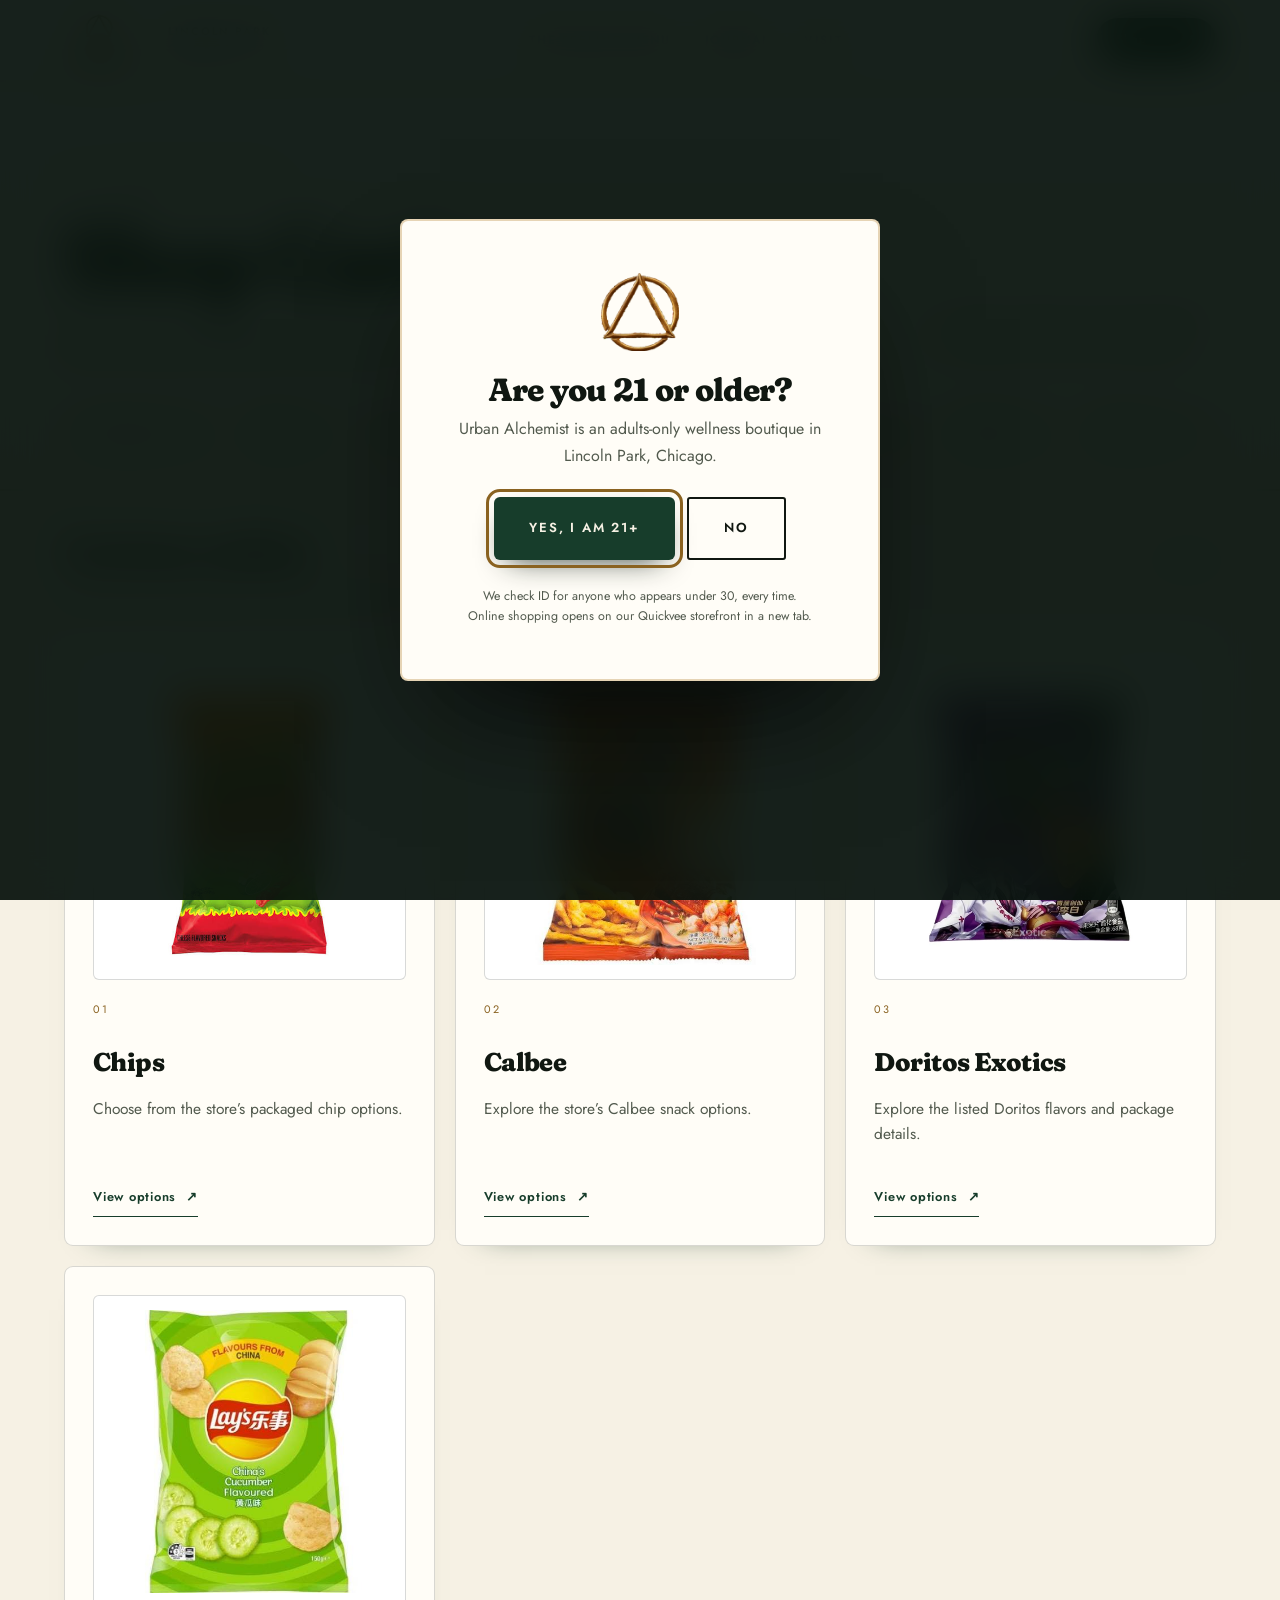
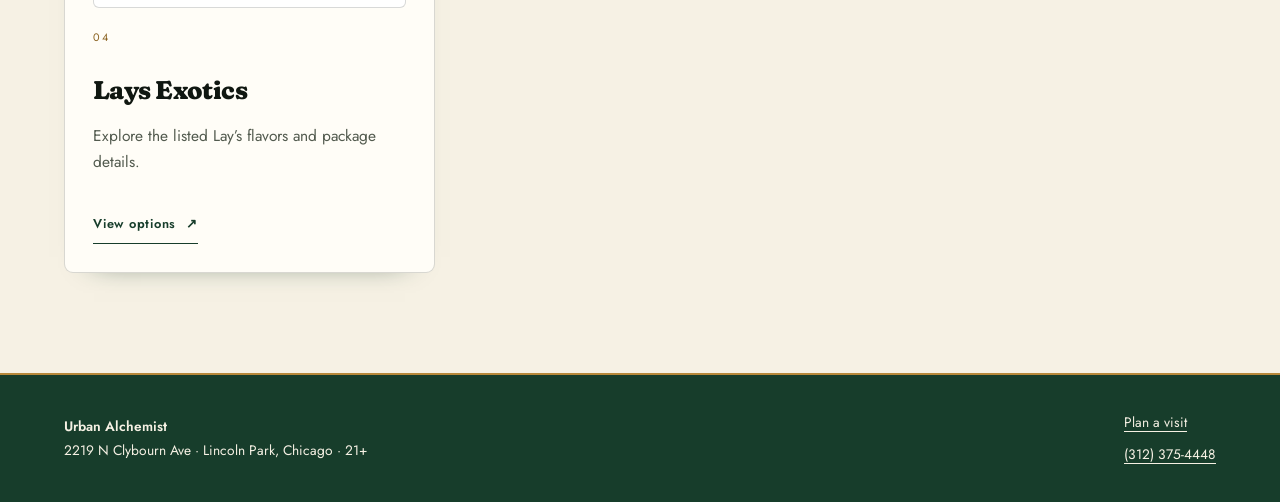
<file: shop/index.html>
<!doctype html>
<html lang="en">
<head>
  <meta charset="utf-8">
  <meta name="viewport" content="width=device-width,initial-scale=1,viewport-fit=cover">
  <title>Shop by Feeling | Urban Alchemist, Lincoln Park</title>
  <meta name="description" content="Explore Urban Alchemist's online selection by feeling. Choose a product, then review its options and availability on Quickvee.">
  <meta name="theme-color" content="#F6F1E4">
  <link rel="icon" href="/assets/urban-alchemist-logo-mark.webp">
  <link rel="canonical" href="https://www.ualincolnpark.com/shop">
  <link rel="preconnect" href="https://fonts.googleapis.com">
  <link rel="preconnect" href="https://fonts.gstatic.com" crossorigin>
  <link rel="stylesheet" href="https://fonts.googleapis.com/css2?family=Fraunces:ital,opsz,wght@0,9..144,600;0,9..144,700;0,9..144,800;1,9..144,600;1,9..144,700&family=Jost:wght@400;500;600&display=swap">
  <link rel="stylesheet" href="/styles.css">
  <link rel="stylesheet" href="/shop.css?v=delivery-20261022">
  <meta property="og:type" content="website">
  <meta property="og:url" content="https://www.ualincolnpark.com/shop">
  <meta property="og:title" content="Shop by Feeling | Urban Alchemist, Lincoln Park">
  <meta property="og:description" content="Explore Urban Alchemist's online selection by feeling. Choose a product, then review its options and availability on Quickvee.">
  <meta property="og:image" content="https://www.ualincolnpark.com/assets/urban-alchemist-shumi-clarity-lions-mane-shelf.webp"><meta property="og:image:alt" content="Shumi beside the Clarity shelf">
  <meta name="twitter:card" content="summary_large_image"><meta name="twitter:image" content="https://www.ualincolnpark.com/assets/urban-alchemist-shumi-clarity-lions-mane-shelf.webp">
</head>
<body class="shop-page">
  <a class="skip" href="#shop-results">Skip to products</a>
  <header class="hdr shop-header" id="hdr">
    <a class="hdr__logo" href="/" aria-label="Urban Alchemist, home">
      <img src="/assets/urban-alchemist-logo-lockup.webp" width="900" height="672" alt="Urban Alchemist">
      <span class="hdr__place">Lincoln Park<br>Chicago &middot; 21+</span>
    </a>
    <nav class="hdr__nav" aria-label="Main navigation">
      <a href="/#feel">The Feeling Menu</a>
      <a href="/blog">Journal</a>
      <a href="/visit">Visit</a>
    </nav>
    <a class="shop-home" href="https://quickvee.com/merchant/SYE2217487IL?category=Snacks&amp;orderMethod=delivery&amp;categoryId=106635&amp;isSideBarFilter=true" target="_blank" rel="noopener noreferrer" aria-label="Shop now on Quickvee (opens in a new tab)">Shop now <span aria-hidden="true">↗</span></a>
  </header>

  <main class="shop-main">
    <section class="shop-intro" aria-labelledby="shop-title">
      <div class="wrap">
        <p class="eyebrow">The feeling menu</p>
        <div class="shop-intro__row">
          <div>
            <h1 id="shop-title">Shop by feeling.</h1>
            <p class="shop-description" id="shop-description">A few things for whatever your day has in mind.</p>
          </div>
          <p class="shop-how">Choose a product, then review options and add it to your cart on Quickvee.</p>
        </div>
        <p class="shop-query-note" id="shop-query-note" hidden></p>
        <nav class="shop-shelves" aria-label="Shop by feeling" id="shop-shelves">
          <a href="/shop" data-shelf="all">All products</a>
          <a href="/shop?feeling=clarity" data-shelf="clarity">Clarity</a>
          <a href="/shop?feeling=stamina" data-shelf="stamina">Stamina</a>
          <a href="/shop?feeling=seasonal" data-shelf="seasonal">Seasonal</a>
          <a href="/shop?feeling=curious" data-shelf="curious">Curious</a>
          <a href="/shop?feeling=sweet-tooth" data-shelf="sweet-tooth">Sweet Tooth</a>
          <a href="/shop?feeling=refresh" data-shelf="refresh">Refresh</a>
          <a href="/shop?feeling=self-love" data-shelf="self-love">Self Love</a>
        </nav>
      </div>
    </section>

    <section class="shop-results" id="shop-results" aria-labelledby="shop-results-title" tabindex="-1">
      <div class="wrap">
        <div class="shop-results__heading">
          <h2 id="shop-results-title">The online selection</h2>
          <p class="shop-count" id="shop-count" role="status"></p>
        </div>
        <p class="shop-checked" id="shop-checked">Online selection checked October 22, 2026. Current prices and availability are shown on Quickvee.</p>
        <div class="shop-products" id="shop-products"></div>
        <div class="shop-empty" id="shop-empty" hidden>
          <span class="shop-empty__mark" aria-hidden="true">&bull;</span>
          <h3 id="shop-empty-title">No online picks listed here yet</h3>
          <p id="shop-empty-copy">Ask us what is on the shelves today, or try another feeling above.</p>
          <a class="btn btn--fill" href="tel:+13123754448"><span>Call the shop</span></a>
        </div>
        <noscript>
          <div class="shop-empty">
            <h3>Explore the snack shelf.</h3>
            <p>Browse our online Snacks collection, then choose your products and options on Quickvee.</p>
            <a class="btn btn--fill" href="https://quickvee.com/merchant/SYE2217487IL?category=Snacks&amp;orderMethod=delivery&amp;categoryId=106635&amp;isSideBarFilter=true" target="_blank" rel="noopener noreferrer"><span>Browse snacks on Quickvee ↗</span></a>
          </div>
        </noscript>
      </div>
    </section>
  </main>

  <footer class="shop-footer">
    <div class="wrap shop-footer__in">
      <p><strong>Urban Alchemist</strong><br>2219 N Clybourn Ave &middot; Lincoln Park, Chicago &middot; 21+</p>
      <p><a href="/visit">Plan a visit</a><a href="tel:+13123754448">(312) 375-4448</a></p>
    </div>
  </footer>
  <script src="/shop-catalog.js?v=20261022-3" defer></script>
  <script src="/shop.js?v=delivery-20261022" defer></script>
  <script src="/app.js" defer></script>
</body>
</html>
</file>
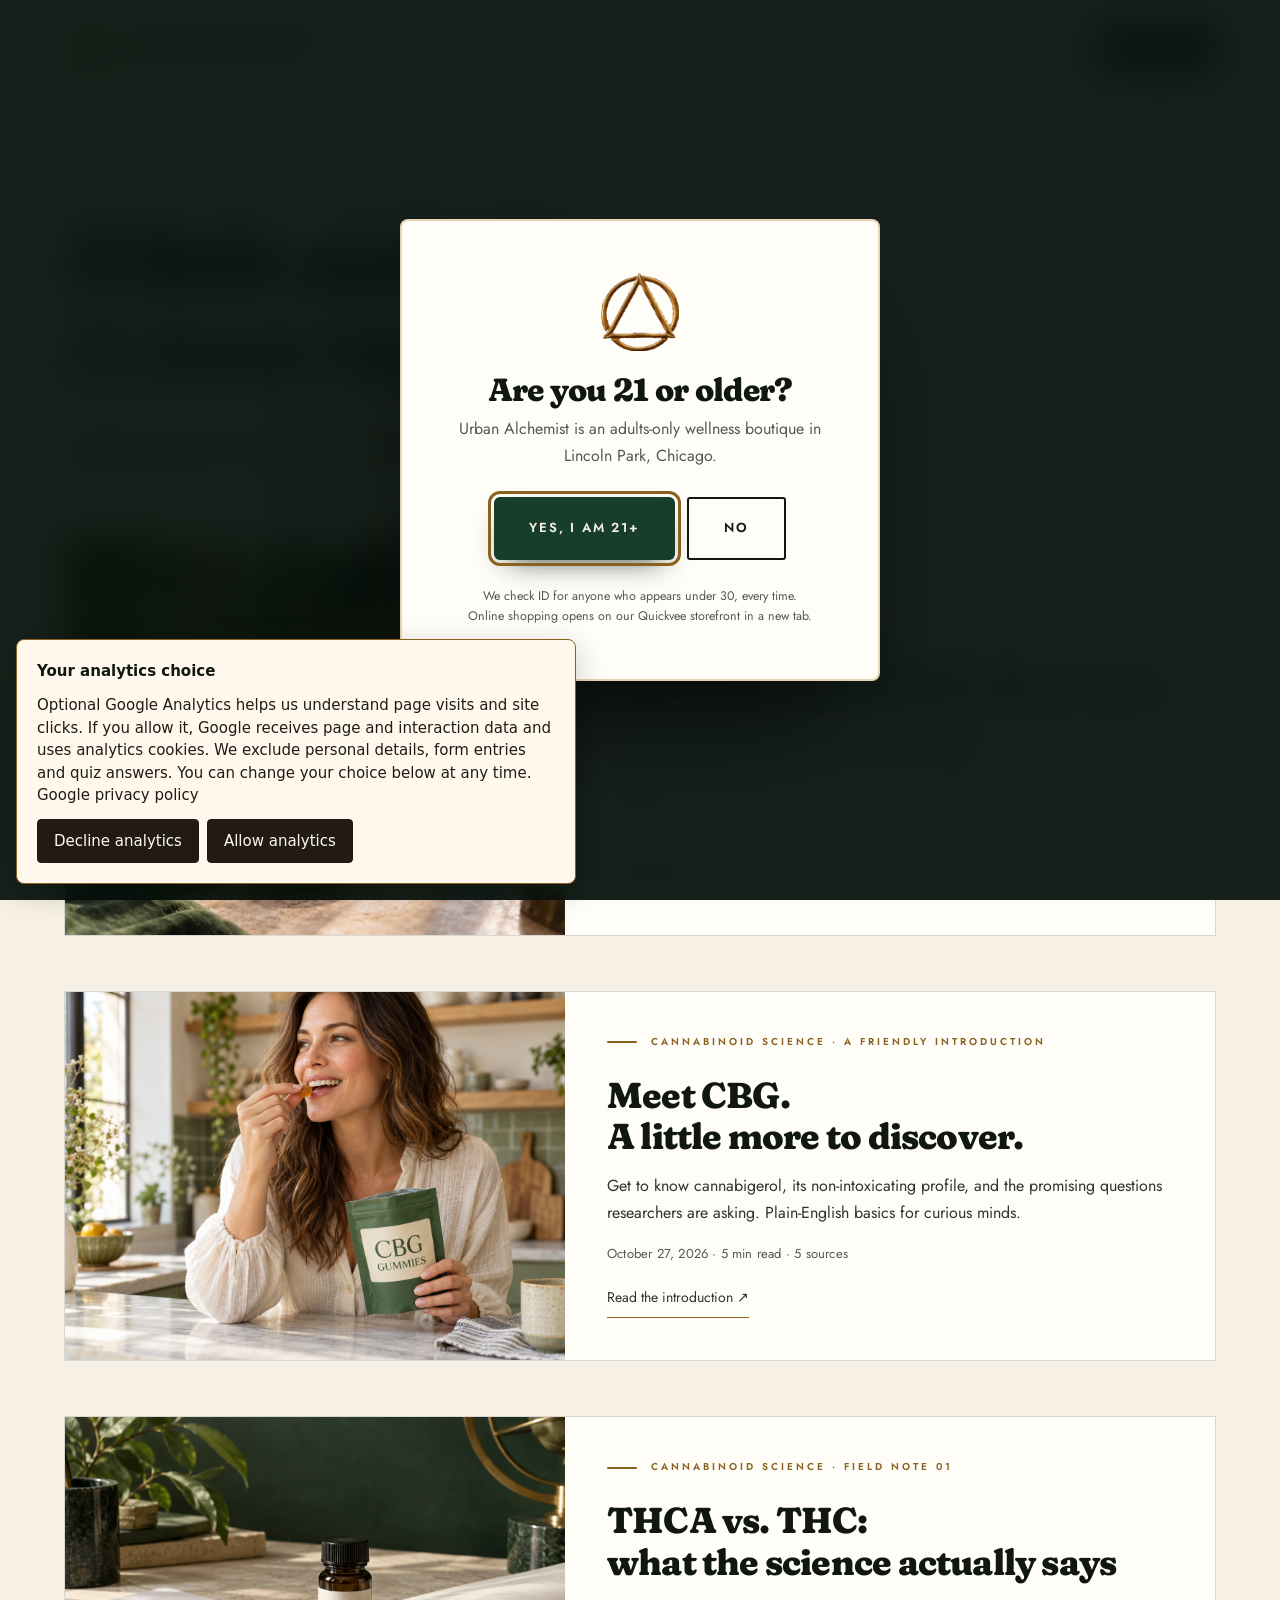
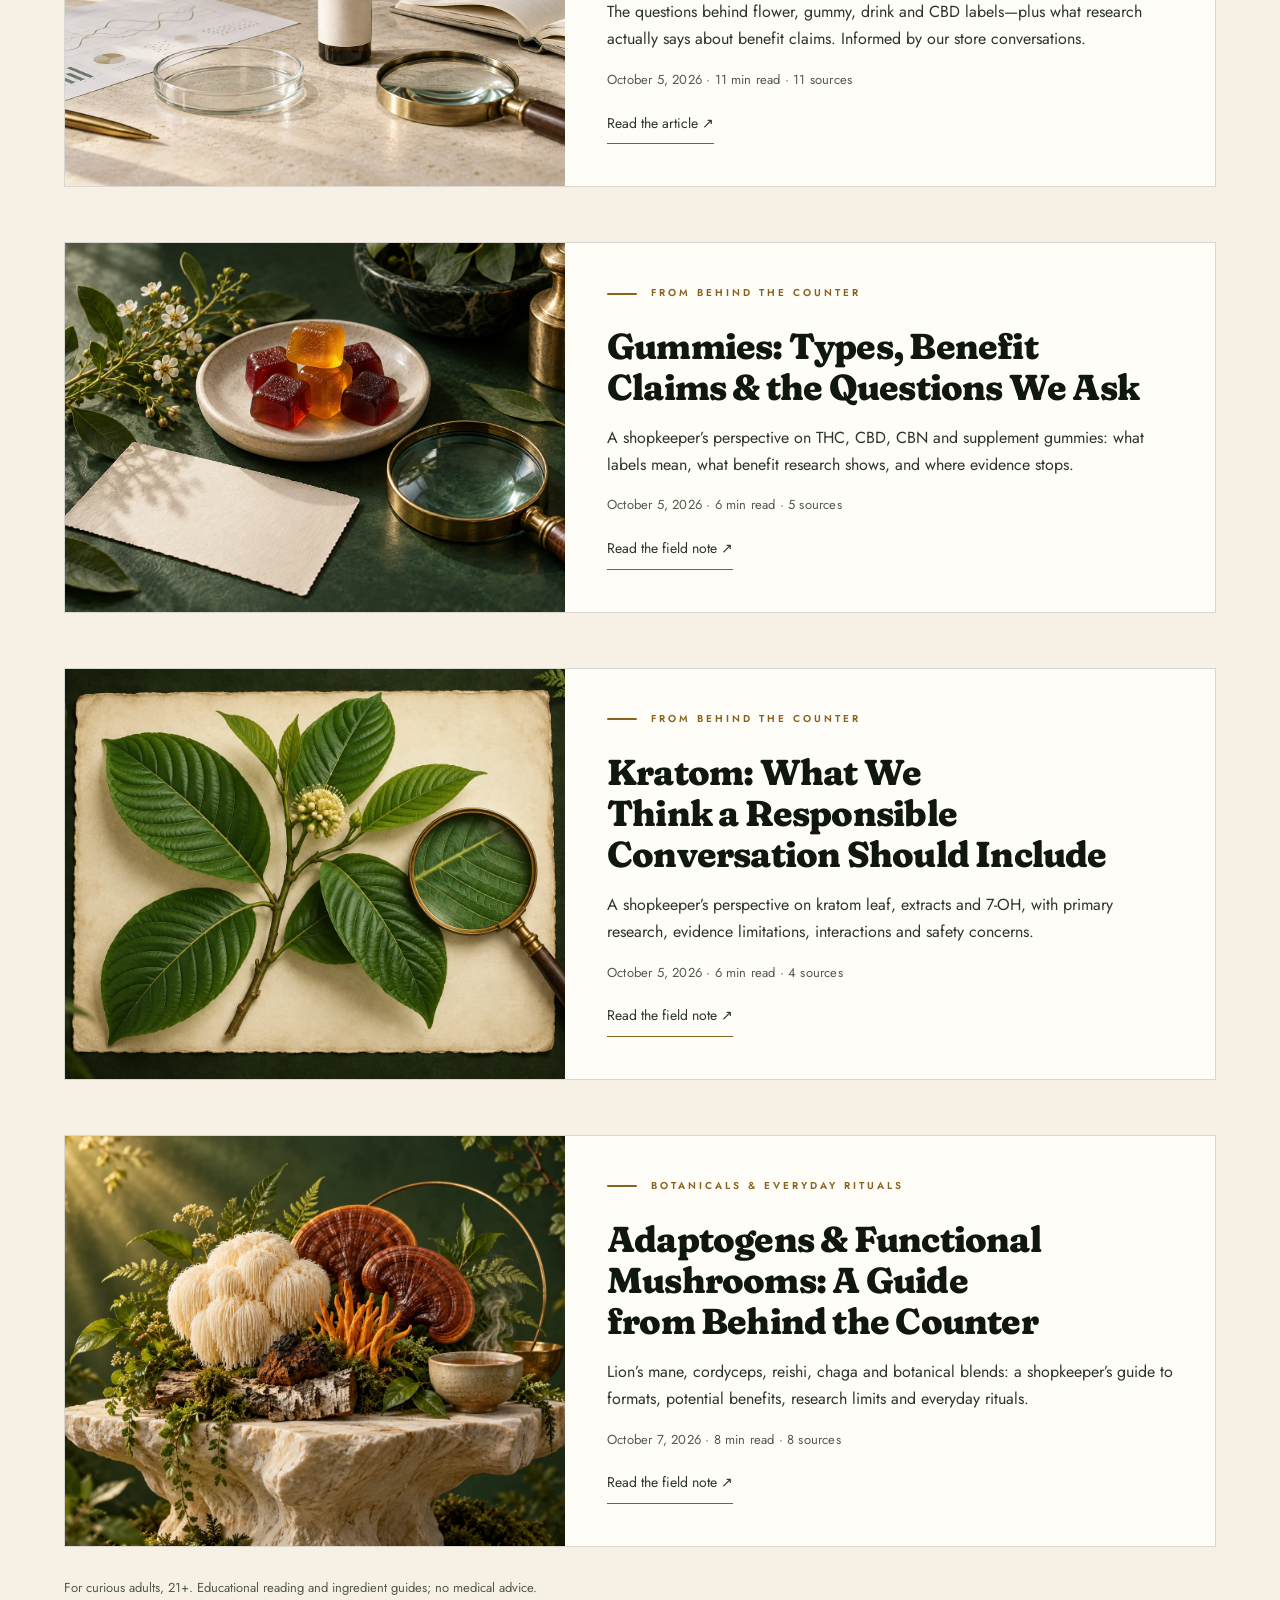
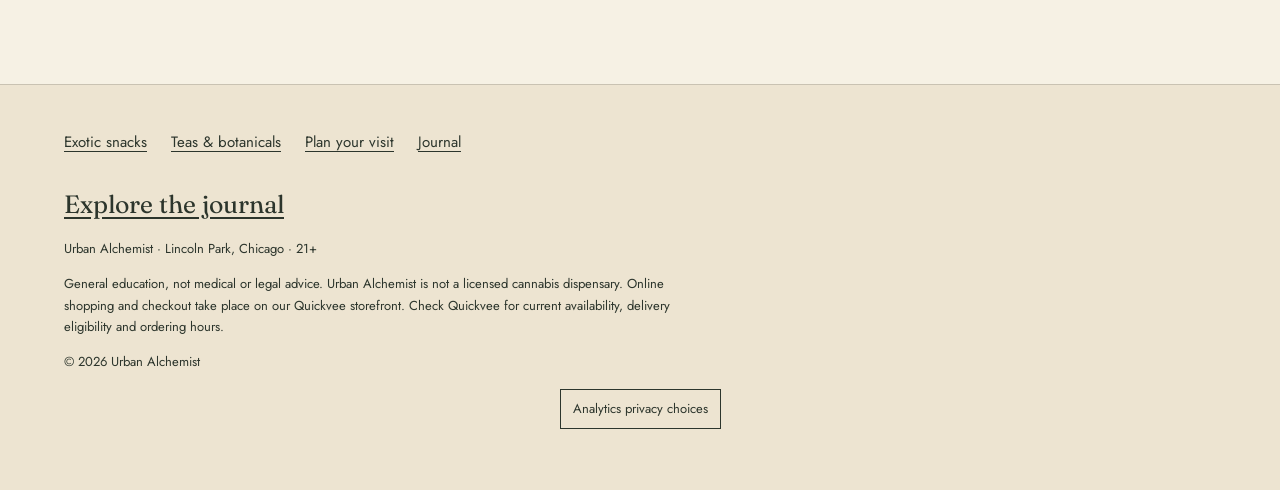
<file: blog.html>
<!doctype html><html lang="en"><head><meta charset="utf-8"><meta name="viewport" content="width=device-width, initial-scale=1"><title>Journal: Science Behind the Labels | Urban Alchemist</title><meta name="description" content="Explore sourced articles from Urban Alchemist in Lincoln Park, Chicago. Clear explanations of L-theanine, cannabinoids, adaptogens, functional mushrooms and the evidence behind the labels."><link rel="canonical" href="https://www.ualincolnpark.com/blog"><meta property="og:type" content="website"><meta property="og:title" content="Journal: Science Behind the Labels"><meta property="og:description" content="Explore sourced articles from Urban Alchemist in Lincoln Park, Chicago. Clear explanations of L-theanine, cannabinoids, adaptogens, functional mushrooms and the evidence behind the labels."><meta property="og:url" content="https://www.ualincolnpark.com/blog"><meta property="og:image" content="https://www.ualincolnpark.com/assets/urban-alchemist-slow-down-sunset-desk-chicago.webp"><meta property="og:image:alt" content="Illustration of a desk overlooking Chicago at sunset"><meta name="twitter:card" content="summary_large_image"><meta name="twitter:image" content="https://www.ualincolnpark.com/assets/urban-alchemist-slow-down-sunset-desk-chicago.webp"><link rel="icon" href="/assets/urban-alchemist-logo-mark.webp"><link rel="preconnect" href="https://fonts.googleapis.com"><link rel="preconnect" href="https://fonts.gstatic.com" crossorigin><link href="https://fonts.googleapis.com/css2?family=Fraunces:ital,opsz,wght@0,9..144,600;0,9..144,700;0,9..144,800;1,9..144,600&amp;family=Jost:wght@400;500;600&amp;display=swap" rel="stylesheet"><link rel="stylesheet" href="/styles.css"><link rel="stylesheet" href="/journal.css"><script type="application/ld+json">{"@context": "https://schema.org", "@type": "Blog", "@id": "https://www.ualincolnpark.com/blog#blog", "publisher": {"@id": "https://www.ualincolnpark.com/#store"}, "isPartOf": {"@id": "https://www.ualincolnpark.com/#website"}, "name": "The Urban Alchemist Journal", "url": "https://www.ualincolnpark.com/blog", "blogPost": [{"@type": "BlogPosting", "headline": "L-Theanine: Tea Origins, Calm Focus & Our Product Guide", "url": "https://www.ualincolnpark.com/blog/l-theanine-calm-focus", "datePublished": "2026-11-11"}, {"@type": "BlogPosting", "headline": "Meet CBG: A Simple Guide to Its Potential Benefits", "url": "https://www.ualincolnpark.com/blog/cbg-basics", "datePublished": "2026-10-27"}, {"@type": "BlogPosting", "headline": "THCA vs. THC: What the Science Actually Says", "url": "https://www.ualincolnpark.com/blog/thca-vs-thc"}, {"@type": "BlogPosting", "headline": "Gummies: Types, Benefit Claims & the Questions We Ask", "url": "https://www.ualincolnpark.com/blog/gummies-types-evidence"}, {"@type": "BlogPosting", "headline": "Kratom: What We Think a Responsible Conversation Should Include", "url": "https://www.ualincolnpark.com/blog/kratom-evidence-risks"}, {"@type": "BlogPosting", "headline": "Adaptogens & Functional Mushrooms: A Guide from Behind the Counter", "url": "https://www.ualincolnpark.com/blog/adaptogens-functional-mushrooms"}]}</script></head><body class="journal"><a class="skip" href="#main" data-track-id="a-1">Skip to content</a><header class="journal-header" id="hdr"><a class="journal-brand" href="/" aria-label="Urban Alchemist home" data-track-id="a-2"><img src="/assets/urban-alchemist-logo-mark.webp" width="360" height="359" alt=""><span>Urban Alchemist<small>Lincoln Park · Chicago</small></span></a><nav aria-label="Main navigation"><a href="/" data-track-id="a-3">Home</a><a href="/blog" data-track-id="a-4">Journal</a><a href="/visit" data-track-id="a-5">Visit</a><a class="journal-shop" href="https://quickvee.com/merchant/SYE2217487IL?category=Snacks&amp;orderMethod=delivery&amp;categoryId=106635&amp;isSideBarFilter=true" target="_blank" rel="noopener noreferrer" aria-label="Shop now on Quickvee (opens in a new tab)" title="Quickvee opens in a new tab. Switch back to this tab to return." data-track-id="shop-header">Shop now <span aria-hidden="true">↗</span></a></nav></header><main id="main" class="journal-index"><p class="eyebrow">The Urban Alchemist Journal</p><h1>A little curiosity.<br><em>A closer look.</em></h1><p class="article-deck">Field notes on the science behind the labels.<br>Read the research. Understand the limits.</p><a class="article-card" href="/blog/l-theanine-calm-focus" data-track-id="theanine-journal-card">
<div class="card-art card-art--photo"><img src="/assets/l-theanine-calm-focus-v1-20261111.webp" width="1536" height="1024" alt="AI-generated lifestyle illustration of an adult woman writing beside green tea and a sunlit Chicago window" loading="lazy"></div>
<div class="card-copy"><p class="eyebrow">Tea roots &amp; everyday rituals</p><h2>Meet L-theanine.<br>The real story behind calm focus.</h2><p>A little Limitless curiosity, a much older tea story. Explore the research on attention, everyday stress and sleep, then get to know the L-theanine products in our collection.</p><p class="article-meta">November 11, 2026 · 8 min read</p><span class="read-link">Read the guide <span aria-hidden="true">↗</span></span></div>
</a><a class="article-card" href="/blog/cbg-basics" data-track-id="cbg-journal-card"><div class="card-art card-art--photo"><img src="/assets/cbg-lifestyle-woman-v3-20261027.png" width="1536" height="1024" alt="AI-generated lifestyle illustration of a smiling adult woman taking a gummy from fictional CBG packaging" loading="lazy"></div><div class="card-copy"><p class="eyebrow">Cannabinoid science · A friendly introduction</p><h2>Meet CBG.<br>A little more to discover.</h2><p>Get to know cannabigerol, its non-intoxicating profile, and the promising questions researchers are asking. Plain-English basics for curious minds.</p><p class="article-meta">October 27, 2026 · 5 min read · 5 sources</p><span class="read-link">Read the introduction <span aria-hidden="true">↗</span></span></div></a><a class="article-card" href="/blog/thca-vs-thc" data-track-id="a-6"><div class="card-art card-art--photo"><img src="/assets/thca-thc-research-editorial-v1.webp" width="1536" height="1024" alt="Editorial illustration of a sample vial and research notes" loading="lazy"></div><div class="card-copy"><p class="eyebrow">Cannabinoid science · Field note 01</p><h2>THCA vs. THC:<br>what the science actually says</h2><p>The questions behind flower, gummy, drink and CBD labels—plus what research actually says about benefit claims. Informed by our store conversations.</p><p class="article-meta">October 5, 2026 · 11 min read · 11 sources</p><span class="read-link">Read the article <span aria-hidden="true">↗</span></span></div></a><a class="article-card" href="/blog/gummies-types-evidence" data-track-id="a-7"><div class="card-art card-art--photo"><img src="/assets/gummies-editorial-v1.webp" width="1536" height="1024" alt="Gummies beside a blank ingredient card and magnifying glass" loading="lazy"></div><div class="card-copy"><p class="eyebrow">From behind the counter</p><h2>Gummies: Types, Benefit Claims &amp; the Questions We Ask</h2><p>A shopkeeper’s perspective on THC, CBD, CBN and supplement gummies: what labels mean, what benefit research shows, and where evidence stops.</p><p class="article-meta">October 5, 2026 · 6 min read · 5 sources</p><span class="read-link">Read the field note ↗</span></div></a><a class="article-card" href="/blog/kratom-evidence-risks" data-track-id="a-8"><div class="card-art card-art--photo"><img src="/assets/kratom-editorial-v1.webp" width="1536" height="1024" alt="Kratom leaves beside a magnifying glass" loading="lazy"></div><div class="card-copy"><p class="eyebrow">From behind the counter</p><h2>Kratom: What We Think a Responsible Conversation Should Include</h2><p>A shopkeeper’s perspective on kratom leaf, extracts and 7-OH, with primary research, evidence limitations, interactions and safety concerns.</p><p class="article-meta">October 5, 2026 · 6 min read · 4 sources</p><span class="read-link">Read the field note ↗</span></div></a><a class="article-card" href="/blog/adaptogens-functional-mushrooms" data-track-id="a-9"><div class="card-art card-art--photo"><img src="/assets/adaptogens-mushrooms-editorial-v1.webp" width="1536" height="1024" alt="Functional mushroom and tea editorial illustration" loading="lazy"></div><div class="card-copy"><p class="eyebrow">Botanicals &amp; everyday rituals</p><h2>Adaptogens &amp; Functional Mushrooms: A Guide from Behind the Counter</h2><p>Lion’s mane, cordyceps, reishi, chaga and botanical blends: a shopkeeper’s guide to formats, potential benefits, research limits and everyday rituals.</p><p class="article-meta">October 7, 2026 · 8 min read · 8 sources</p><span class="read-link">Read the field note ↗</span></div></a><p class="index-note">For curious adults, 21+. Educational reading and ingredient guides; no medical advice.</p></main><footer class="journal-footer"><nav class="discovery-links" aria-label="Explore Urban Alchemist"><a href="/exotic-snacks-lincoln-park" data-track-id="a-10">Exotic snacks</a><a href="/wellness-apothecary-lincoln-park" data-track-id="a-11">Teas &amp; botanicals</a><a href="/visit" data-track-id="a-12">Plan your visit</a><a href="/blog" data-track-id="a-13">Journal</a></nav><a href="/blog" data-track-id="a-14">Explore the journal</a><p>Urban Alchemist · Lincoln Park, Chicago · 21+</p><p>General education, not medical or legal advice. Urban Alchemist is not a licensed cannabis dispensary. Online shopping and checkout take place on our Quickvee storefront. Check Quickvee for current availability, delivery eligibility and ordering hours.</p><p>© 2026 Urban Alchemist</p></footer><script src="/app.js" defer></script><script src="/analytics.js" defer></script>
</body></html>
</file>
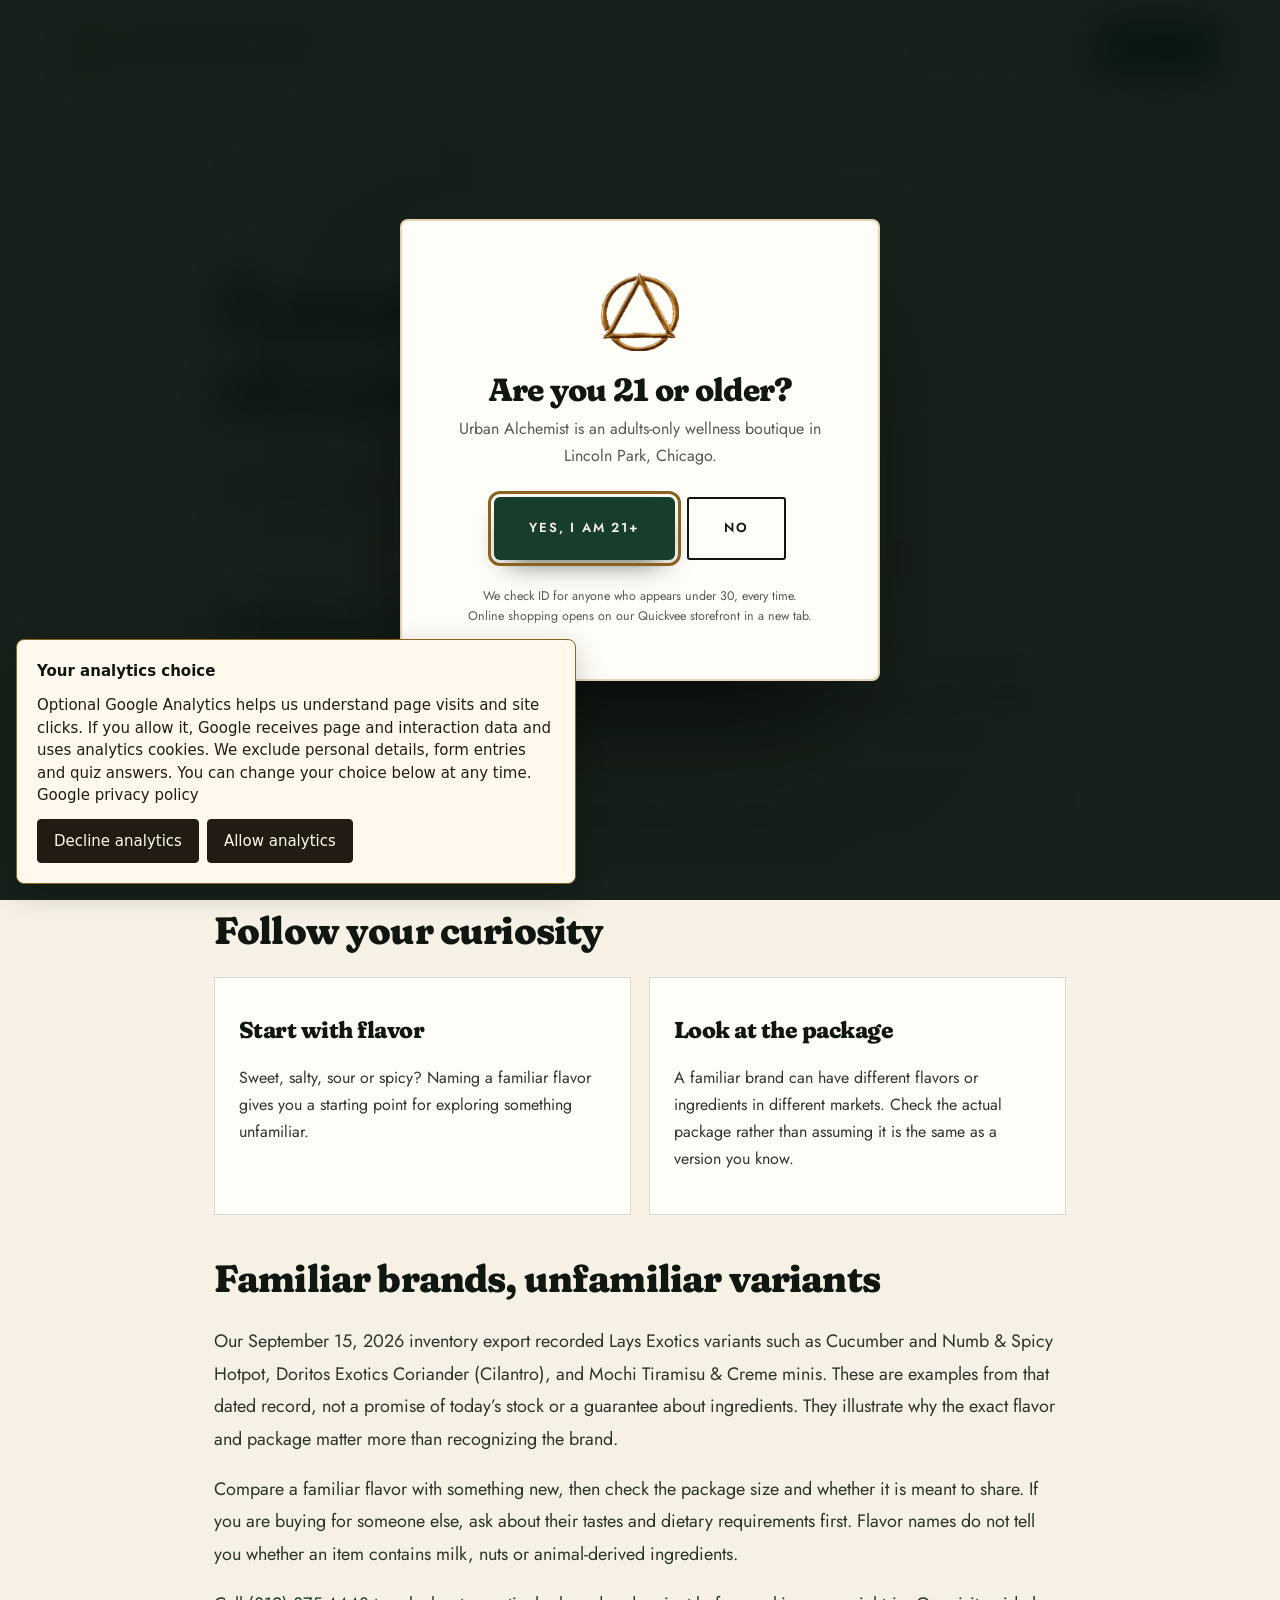
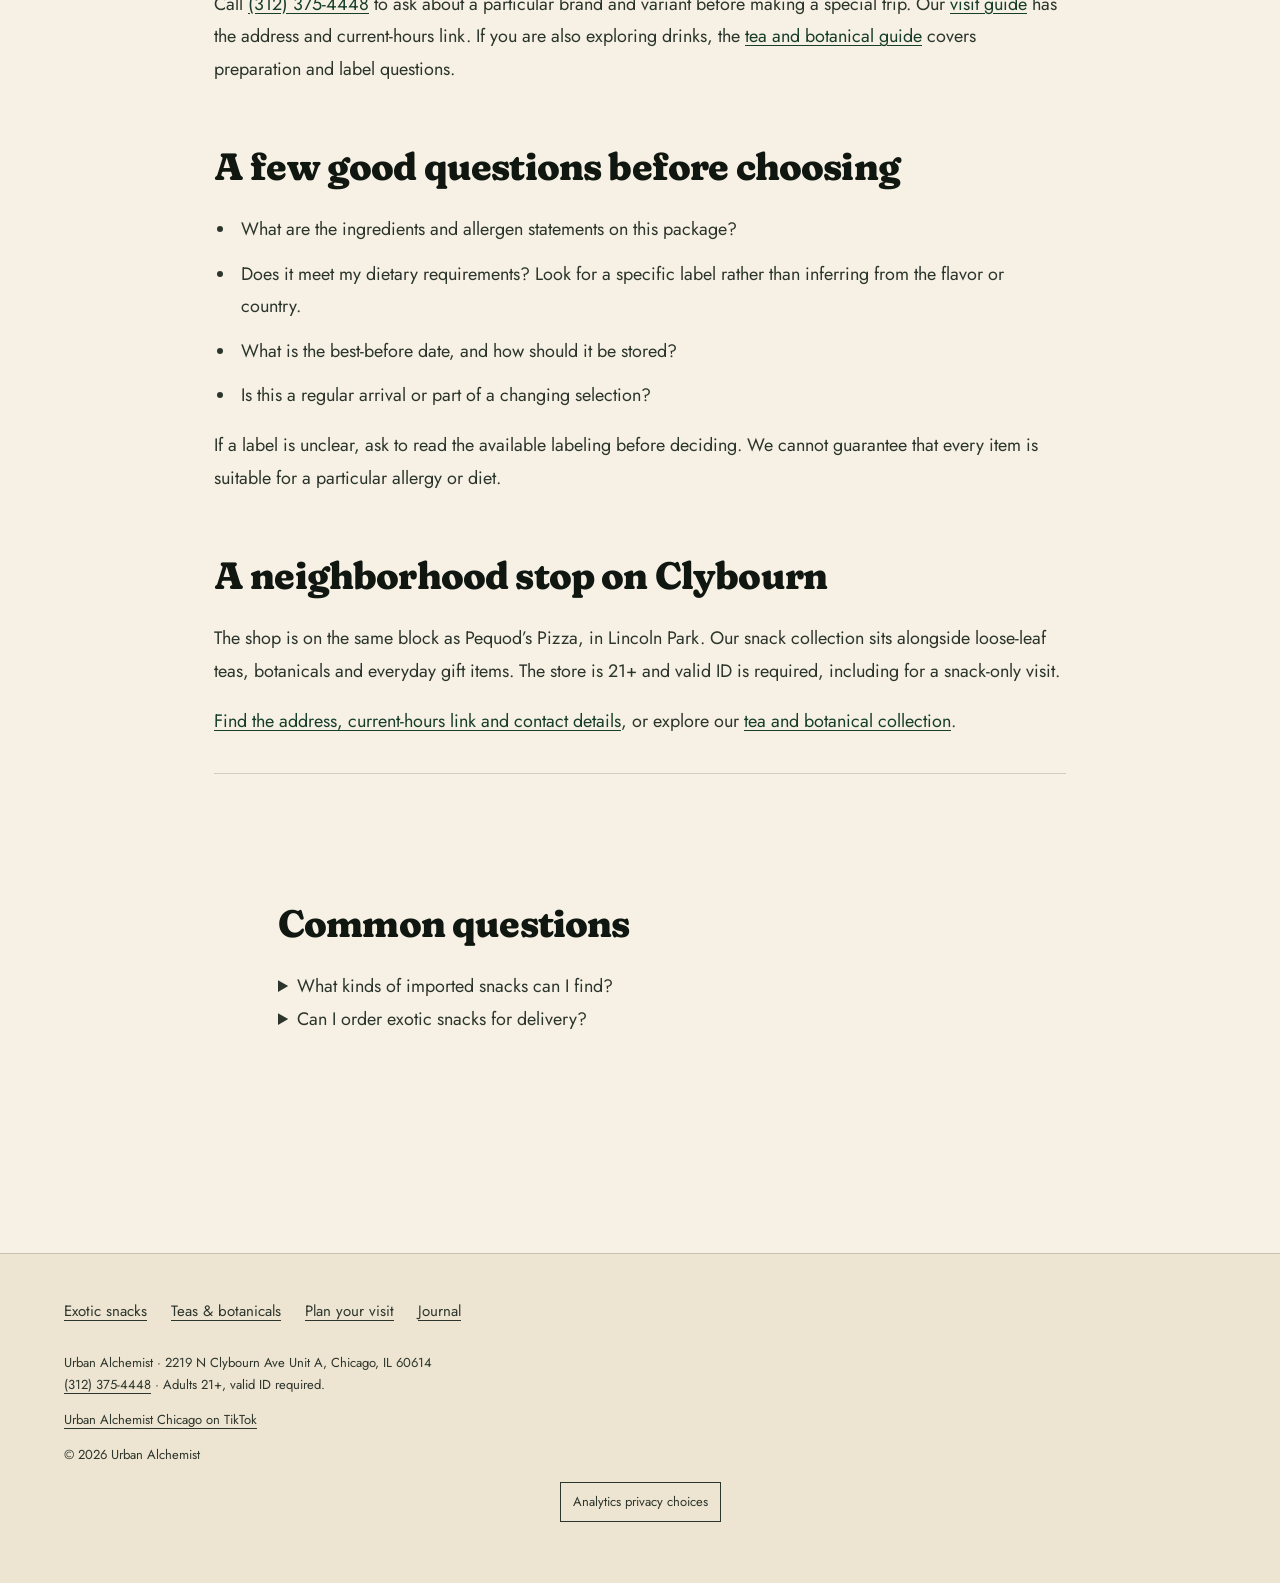
<file: exotic-snacks-lincoln-park.html>
<!doctype html><html lang="en"><head><meta charset="utf-8"><meta name="viewport" content="width=device-width,initial-scale=1"><title>Exotic Snacks in Lincoln Park, Chicago | Urban Alchemist</title><meta name="description" content="A guide to Urban Alchemist’s rotating imported snack selection on Clybourn Avenue: country shelves, labels, allergens and planning a visit."><link rel="canonical" href="https://www.ualincolnpark.com/exotic-snacks-lincoln-park"><meta property="og:type" content="website"><meta property="og:title" content="Exotic Snacks in Lincoln Park, Chicago | Urban Alchemist"><meta property="og:description" content="A guide to Urban Alchemist’s rotating imported snack selection on Clybourn Avenue: country shelves, labels, allergens and planning a visit."><meta property="og:url" content="https://www.ualincolnpark.com/exotic-snacks-lincoln-park"><meta property="og:image" content="https://www.ualincolnpark.com/assets/urban-alchemist-shumi-curious-exotic-snacks-shelf.webp"><meta property="og:image:alt" content="Shumi beside a shelf of exotic snacks"><meta name="twitter:card" content="summary_large_image"><meta name="twitter:image" content="https://www.ualincolnpark.com/assets/urban-alchemist-shumi-curious-exotic-snacks-shelf.webp"><link rel="icon" href="/assets/urban-alchemist-logo-mark.webp"><link rel="preconnect" href="https://fonts.googleapis.com"><link rel="preconnect" href="https://fonts.gstatic.com" crossorigin><link href="https://fonts.googleapis.com/css2?family=Fraunces:ital,opsz,wght@0,9..144,600;0,9..144,700;0,9..144,800;1,9..144,600&amp;family=Jost:wght@400;500;600&amp;display=swap" rel="stylesheet"><link rel="stylesheet" href="/styles.css"><link rel="stylesheet" href="/journal.css"><script type="application/ld+json">{"@context": "https://schema.org", "@graph": [{"@type": "CollectionPage", "@id": "https://www.ualincolnpark.com/exotic-snacks-lincoln-park#page", "url": "https://www.ualincolnpark.com/exotic-snacks-lincoln-park", "name": "Exotic Snacks in Lincoln Park, Chicago", "description": "A guide to Urban Alchemist’s rotating imported snack selection on Clybourn Avenue: country shelves, labels, allergens and planning a visit.", "inLanguage": "en-US", "isPartOf": {"@id": "https://www.ualincolnpark.com/#website"}, "about": {"@type": "Thing", "name": "Imported snacks and drinks"}, "publisher": {"@id": "https://www.ualincolnpark.com/#store"}, "provider": {"@id": "https://www.ualincolnpark.com/#store"}}, {"@type": "BreadcrumbList", "itemListElement": [{"@type": "ListItem", "position": 1, "name": "Home", "item": "https://www.ualincolnpark.com/"}, {"@type": "ListItem", "position": 2, "name": "Exotic Snacks in Lincoln Park, Chicago", "item": "https://www.ualincolnpark.com/exotic-snacks-lincoln-park"}]}, {"@type": ["LocalBusiness", "Store"], "@id": "https://www.ualincolnpark.com/#store", "name": "Urban Alchemist", "url": "https://www.ualincolnpark.com/", "address": {"@type": "PostalAddress", "streetAddress": "2219 N Clybourn Ave Unit A", "addressLocality": "Chicago", "addressRegion": "IL", "postalCode": "60614", "addressCountry": "US"}, "telephone": "+1-312-375-4448", "image": "https://www.ualincolnpark.com/assets/urban-alchemist-store-interior-lincoln-park-chicago.webp", "openingHoursSpecification": [{"@type": "OpeningHoursSpecification", "dayOfWeek": ["Monday", "Tuesday", "Wednesday", "Thursday"], "opens": "10:00", "closes": "22:00"}, {"@type": "OpeningHoursSpecification", "dayOfWeek": ["Friday"], "opens": "10:00", "closes": "00:00"}, {"@type": "OpeningHoursSpecification", "dayOfWeek": ["Saturday"], "opens": "12:00", "closes": "00:00"}, {"@type": "OpeningHoursSpecification", "dayOfWeek": ["Sunday"], "opens": "11:00", "closes": "21:00"}]}, {"@type": "FAQPage", "@id": "https://www.ualincolnpark.com/exotic-snacks-lincoln-park#questions", "mainEntity": [{"@type": "Question", "name": "What kinds of imported snacks can I find?", "acceptedAnswer": {"@type": "Answer", "text": "The selection includes imported chips, candy, noodles and drinks. Flavors and brands rotate."}}, {"@type": "Question", "name": "Can I order exotic snacks for delivery?", "acceptedAnswer": {"@type": "Answer", "text": "Browse online and check your address on Quickvee for current delivery availability and fees."}}]}]}</script></head><body class="journal"><a class="skip" href="#main" data-track-id="a-1">Skip to content</a><header class="journal-header" id="hdr"><a class="journal-brand" href="/" aria-label="Urban Alchemist home" data-track-id="a-2"><img src="/assets/urban-alchemist-logo-mark.webp" width="360" height="359" alt=""><span>Urban Alchemist<small>Lincoln Park · Chicago</small></span></a><nav aria-label="Main navigation"><a href="/" data-track-id="a-3">Home</a><a href="/blog" data-track-id="a-4">Journal</a><a href="/visit" data-track-id="a-5">Visit</a><a class="journal-shop" href="https://quickvee.com/merchant/SYE2217487IL?category=Snacks&amp;orderMethod=delivery&amp;categoryId=106635&amp;isSideBarFilter=true" target="_blank" rel="noopener noreferrer" aria-label="Shop now on Quickvee (opens in a new tab)" title="Quickvee opens in a new tab. Switch back to this tab to return." data-track-id="shop-header">Shop now <span aria-hidden="true">↗</span></a></nav></header><main id="main" class="local-guide"><div class="local-hero"><a class="breadcrumb" href="/" data-track-id="a-6">Home / Exotic Snacks in Lincoln Park, Chicago</a><p class="eyebrow">The Curious shelf</p><h1>A small world<br>of <em>snack discoveries.</em></h1><p class="article-deck">Imported snacks in Lincoln Park, Chicago. Start with a country, a texture, or a flavor you have never tried.</p></div><div class="article-copy"><section><h2>What is on the snack wall?</h2><p>Urban Alchemist’s Curious shelf brings imported packaged snacks into our Lincoln Park shop at 2219 N Clybourn Ave, Unit A. The selection is organized by country, with snacks from Japan, Korea, Mexico, Thailand, India and the Philippines among the places represented.</p><p>Arrivals change. This page describes the collection rather than a live inventory: a country, brand or flavor may not be available on the day you visit. Call the shop if you have a particular item in mind.</p></section><section><h2>Follow your curiosity</h2><div class="format-grid"><div class="format-card"><h3>Start with flavor</h3><p>Sweet, salty, sour or spicy? Naming a familiar flavor gives you a starting point for exploring something unfamiliar.</p></div><div class="format-card"><h3>Look at the package</h3><p>A familiar brand can have different flavors or ingredients in different markets. Check the actual package rather than assuming it is the same as a version you know.</p></div></div></section><section><h2>Familiar brands, unfamiliar variants</h2><p>Our September 15, 2026 inventory export recorded Lays Exotics variants such as Cucumber and Numb &amp; Spicy Hotpot, Doritos Exotics Coriander (Cilantro), and Mochi Tiramisu &amp; Creme minis. These are examples from that dated record, not a promise of today’s stock or a guarantee about ingredients. They illustrate why the exact flavor and package matter more than recognizing the brand.</p><p>Compare a familiar flavor with something new, then check the package size and whether it is meant to share. If you are buying for someone else, ask about their tastes and dietary requirements first. Flavor names do not tell you whether an item contains milk, nuts or animal-derived ingredients.</p><p>Call <a href="tel:+13123754448" data-track-id="a-7">(312) 375-4448</a> to ask about a particular brand and variant before making a special trip. Our <a href="/visit" data-track-id="a-8">visit guide</a> has the address and current-hours link. If you are also exploring drinks, the <a href="/wellness-apothecary-lincoln-park" data-track-id="a-9">tea and botanical guide</a> covers preparation and label questions.</p></section><section><h2>A few good questions before choosing</h2><ul><li>What are the ingredients and allergen statements on this package?</li><li>Does it meet my dietary requirements? Look for a specific label rather than inferring from the flavor or country.</li><li>What is the best-before date, and how should it be stored?</li><li>Is this a regular arrival or part of a changing selection?</li></ul><p>If a label is unclear, ask to read the available labeling before deciding. We cannot guarantee that every item is suitable for a particular allergy or diet.</p></section><section><h2>A neighborhood stop on Clybourn</h2><p>The shop is on the same block as Pequod’s Pizza, in Lincoln Park. Our snack collection sits alongside loose-leaf teas, botanicals and everyday gift items. The store is 21+ and valid ID is required, including for a snack-only visit.</p><p><a href="/visit" data-track-id="a-10">Find the address, current-hours link and contact details</a>, or explore our <a href="/wellness-apothecary-lincoln-park" data-track-id="a-11">tea and botanical collection</a>.</p></section></div><section id="questions" class="article-copy"><h2>Common questions</h2><details><summary>What kinds of imported snacks can I find?</summary><p>The selection includes imported chips, candy, noodles and drinks. Flavors and brands rotate.</p></details><details><summary>Can I order exotic snacks for delivery?</summary><p>Browse online and check your address on Quickvee for current delivery availability and fees.</p></details></section></main><footer class="journal-footer"><nav class="discovery-links" aria-label="Explore Urban Alchemist"><a href="/exotic-snacks-lincoln-park" data-track-id="a-12">Exotic snacks</a><a href="/wellness-apothecary-lincoln-park" data-track-id="a-13">Teas &amp; botanicals</a><a href="/visit" data-track-id="a-14">Plan your visit</a><a href="/blog" data-track-id="a-15">Journal</a></nav><p>Urban Alchemist · 2219 N Clybourn Ave Unit A, Chicago, IL 60614<br><a href="tel:+13123754448" data-track-id="a-16">(312) 375-4448</a> · Adults 21+, valid ID required.</p><p><a href="https://www.tiktok.com/@urban.alchemist.c" rel="me noopener" target="_blank" data-track-id="a-17">Urban Alchemist Chicago on TikTok</a></p><p>© 2026 Urban Alchemist</p></footer><script src="/app.js" defer></script><script src="/analytics.js" defer></script>
</body></html>
</file>
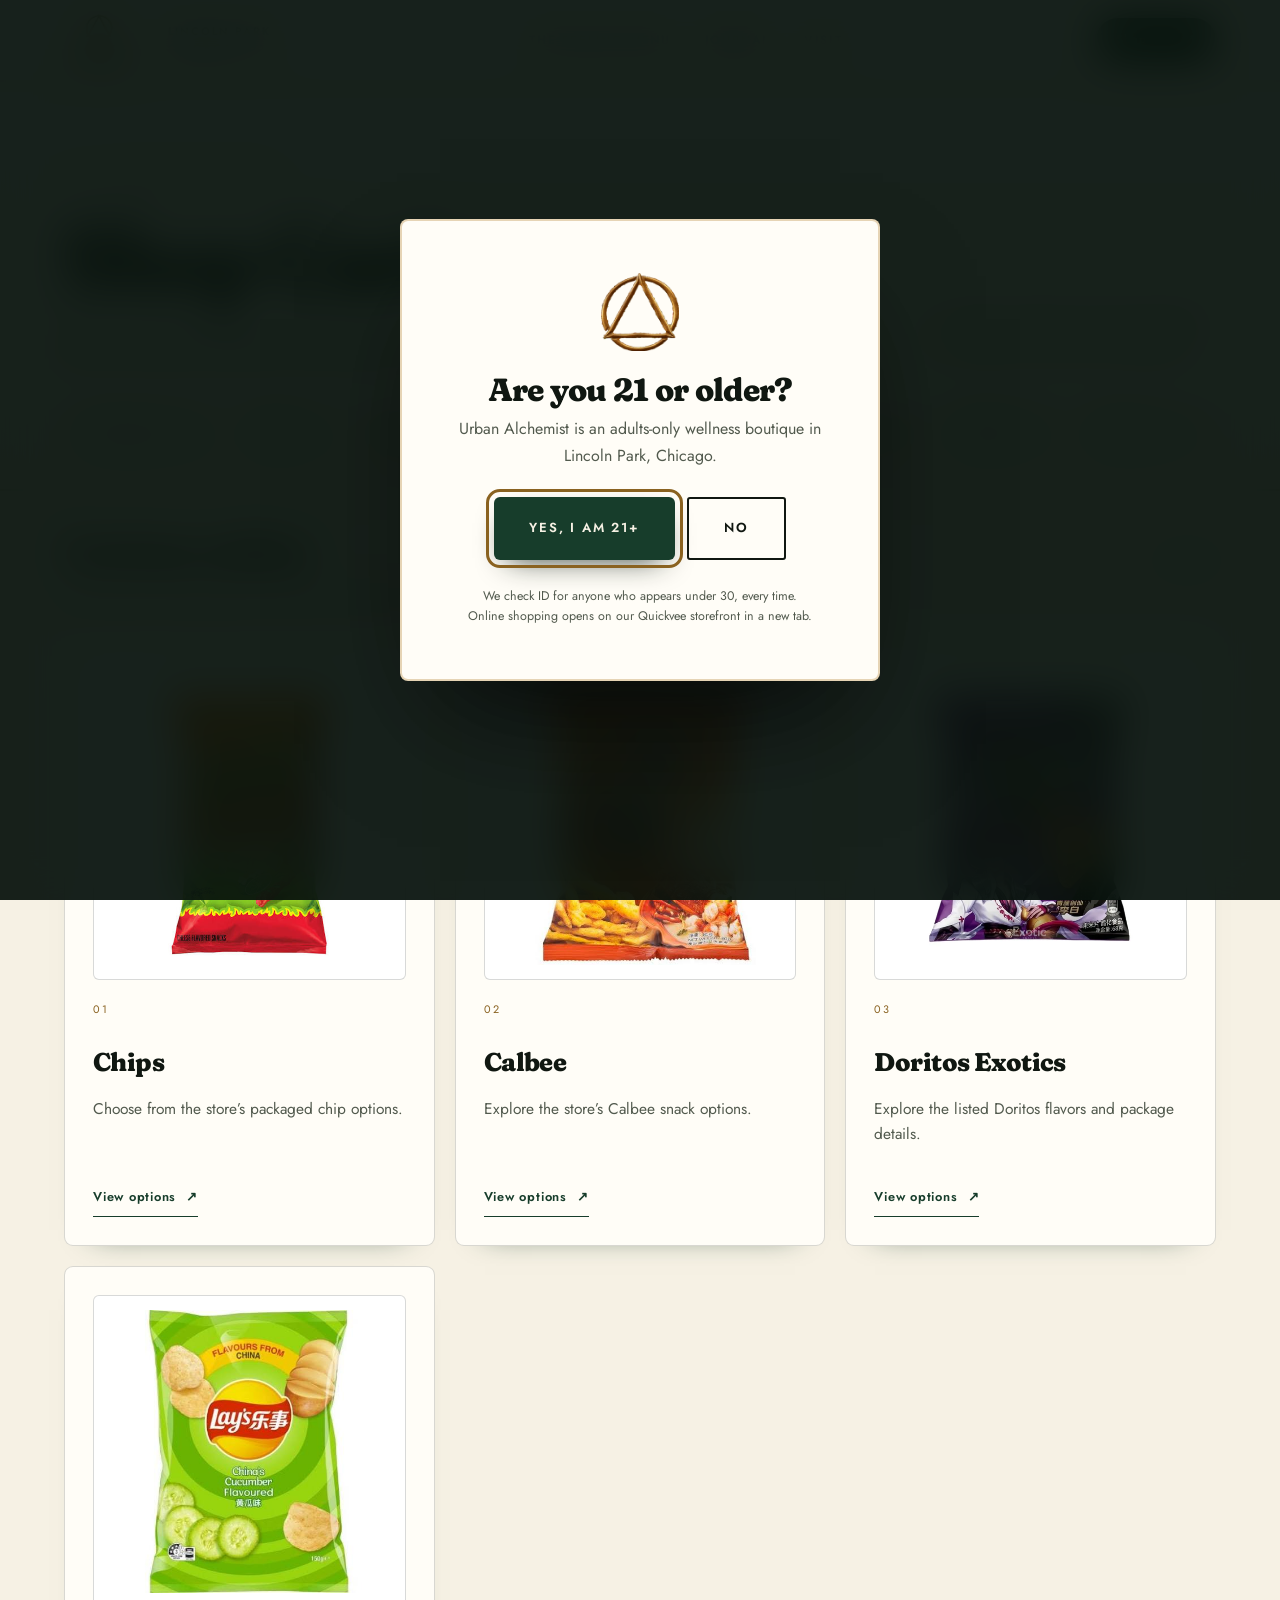
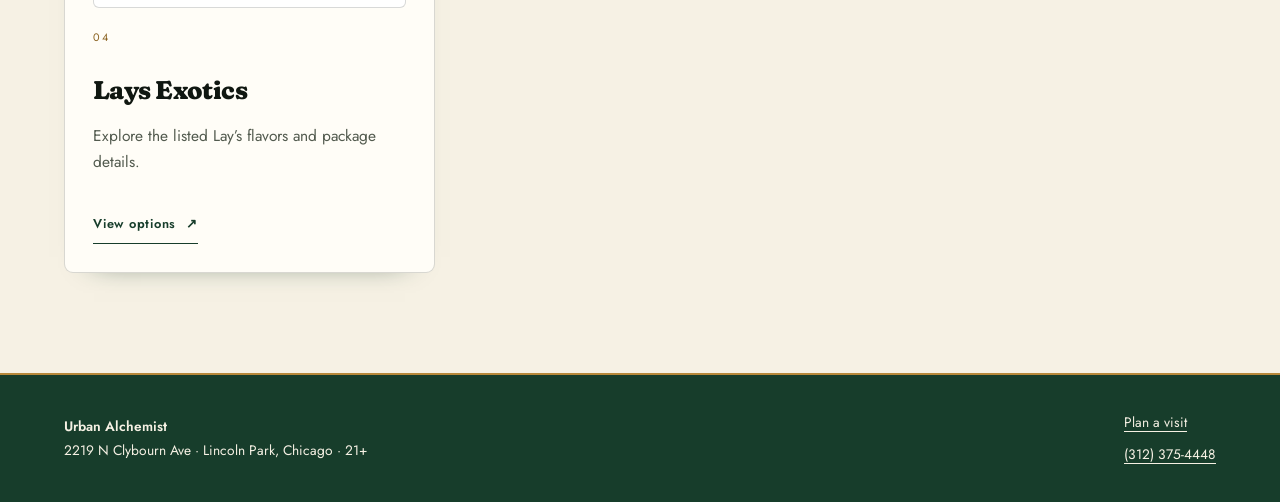
<file: shop.html>
<!doctype html>
<html lang="en">
<head>
  <meta charset="utf-8">
  <meta name="viewport" content="width=device-width,initial-scale=1,viewport-fit=cover">
  <title>Shop by Feeling | Urban Alchemist, Lincoln Park</title>
  <meta name="description" content="Explore Urban Alchemist's online selection by feeling. Choose a product, then review its options and availability on Quickvee.">
  <meta name="theme-color" content="#F6F1E4">
  <link rel="icon" href="/assets/urban-alchemist-logo-mark.webp">
  <link rel="canonical" href="https://www.ualincolnpark.com/shop">
  <link rel="preconnect" href="https://fonts.googleapis.com">
  <link rel="preconnect" href="https://fonts.gstatic.com" crossorigin>
  <link rel="stylesheet" href="https://fonts.googleapis.com/css2?family=Fraunces:ital,opsz,wght@0,9..144,600;0,9..144,700;0,9..144,800;1,9..144,600;1,9..144,700&family=Jost:wght@400;500;600&display=swap">
  <link rel="stylesheet" href="/styles.css">
  <link rel="stylesheet" href="/shop.css?v=delivery-20261022">
</head>
<body class="shop-page">
  <a class="skip" href="#shop-results">Skip to products</a>
  <header class="hdr shop-header" id="hdr">
    <a class="hdr__logo" href="/" aria-label="Urban Alchemist, home">
      <img src="/assets/urban-alchemist-logo-lockup.webp" width="900" height="672" alt="Urban Alchemist">
      <span class="hdr__place">Lincoln Park<br>Chicago &middot; 21+</span>
    </a>
    <nav class="hdr__nav" aria-label="Main navigation">
      <a href="/#feel">The Feeling Menu</a>
      <a href="/blog">Journal</a>
      <a href="/visit">Visit</a>
    </nav>
    <a class="shop-home" href="https://quickvee.com/merchant/SYE2217487IL?category=Snacks&amp;orderMethod=delivery&amp;categoryId=106635&amp;isSideBarFilter=true" target="_blank" rel="noopener noreferrer" aria-label="Shop now on Quickvee (opens in a new tab)">Shop now <span aria-hidden="true">↗</span></a>
  </header>

  <main class="shop-main">
    <section class="shop-intro" aria-labelledby="shop-title">
      <div class="wrap">
        <p class="eyebrow">The feeling menu</p>
        <div class="shop-intro__row">
          <div>
            <h1 id="shop-title">Shop by feeling.</h1>
            <p class="shop-description" id="shop-description">A few things for whatever your day has in mind.</p>
          </div>
          <p class="shop-how">Choose a product, then review options and add it to your cart on Quickvee.</p>
        </div>
        <p class="shop-query-note" id="shop-query-note" hidden></p>
        <nav class="shop-shelves" aria-label="Shop by feeling" id="shop-shelves">
          <a href="/shop.html?feeling=all" data-shelf="all">All products</a>
          <a href="/shop.html?feeling=clarity" data-shelf="clarity">Clarity</a>
          <a href="/shop.html?feeling=stamina" data-shelf="stamina">Stamina</a>
          <a href="/shop.html?feeling=seasonal" data-shelf="seasonal">Seasonal</a>
          <a href="/shop.html?feeling=curious" data-shelf="curious">Curious</a>
          <a href="/shop.html?feeling=sweet-tooth" data-shelf="sweet-tooth">Sweet Tooth</a>
          <a href="/shop.html?feeling=refresh" data-shelf="refresh">Refresh</a>
          <a href="/shop.html?feeling=self-love" data-shelf="self-love">Self Love</a>
        </nav>
      </div>
    </section>

    <section class="shop-results" id="shop-results" aria-labelledby="shop-results-title" tabindex="-1">
      <div class="wrap">
        <div class="shop-results__heading">
          <h2 id="shop-results-title">The online selection</h2>
          <p class="shop-count" id="shop-count" role="status"></p>
        </div>
        <p class="shop-checked" id="shop-checked">Online selection checked October 22, 2026. Current prices and availability are shown on Quickvee.</p>
        <div class="shop-products" id="shop-products"></div>
        <div class="shop-empty" id="shop-empty" hidden>
          <span class="shop-empty__mark" aria-hidden="true">&bull;</span>
          <h3 id="shop-empty-title">No online picks listed here yet</h3>
          <p id="shop-empty-copy">Ask us what is on the shelves today, or try another feeling above.</p>
          <a class="btn btn--fill" href="tel:+13123754448"><span>Call the shop</span></a>
        </div>
        <noscript>
          <div class="shop-empty">
            <h3>Explore the snack shelf.</h3>
            <p>Browse our online Snacks collection, then choose your products and options on Quickvee.</p>
            <a class="btn btn--fill" href="https://quickvee.com/merchant/SYE2217487IL?category=Snacks&amp;orderMethod=delivery&amp;categoryId=106635&amp;isSideBarFilter=true" target="_blank" rel="noopener noreferrer"><span>Browse snacks on Quickvee ↗</span></a>
          </div>
        </noscript>
      </div>
    </section>
  </main>

  <footer class="shop-footer">
    <div class="wrap shop-footer__in">
      <p><strong>Urban Alchemist</strong><br>2219 N Clybourn Ave &middot; Lincoln Park, Chicago &middot; 21+</p>
      <p><a href="/visit">Plan a visit</a><a href="tel:+13123754448">(312) 375-4448</a></p>
    </div>
  </footer>
  <script src="/shop-catalog.js?v=20261022-3" defer></script>
  <script src="/shop.js?v=delivery-20261022" defer></script>
  <script src="/app.js" defer></script>
</body>
</html>
</file>
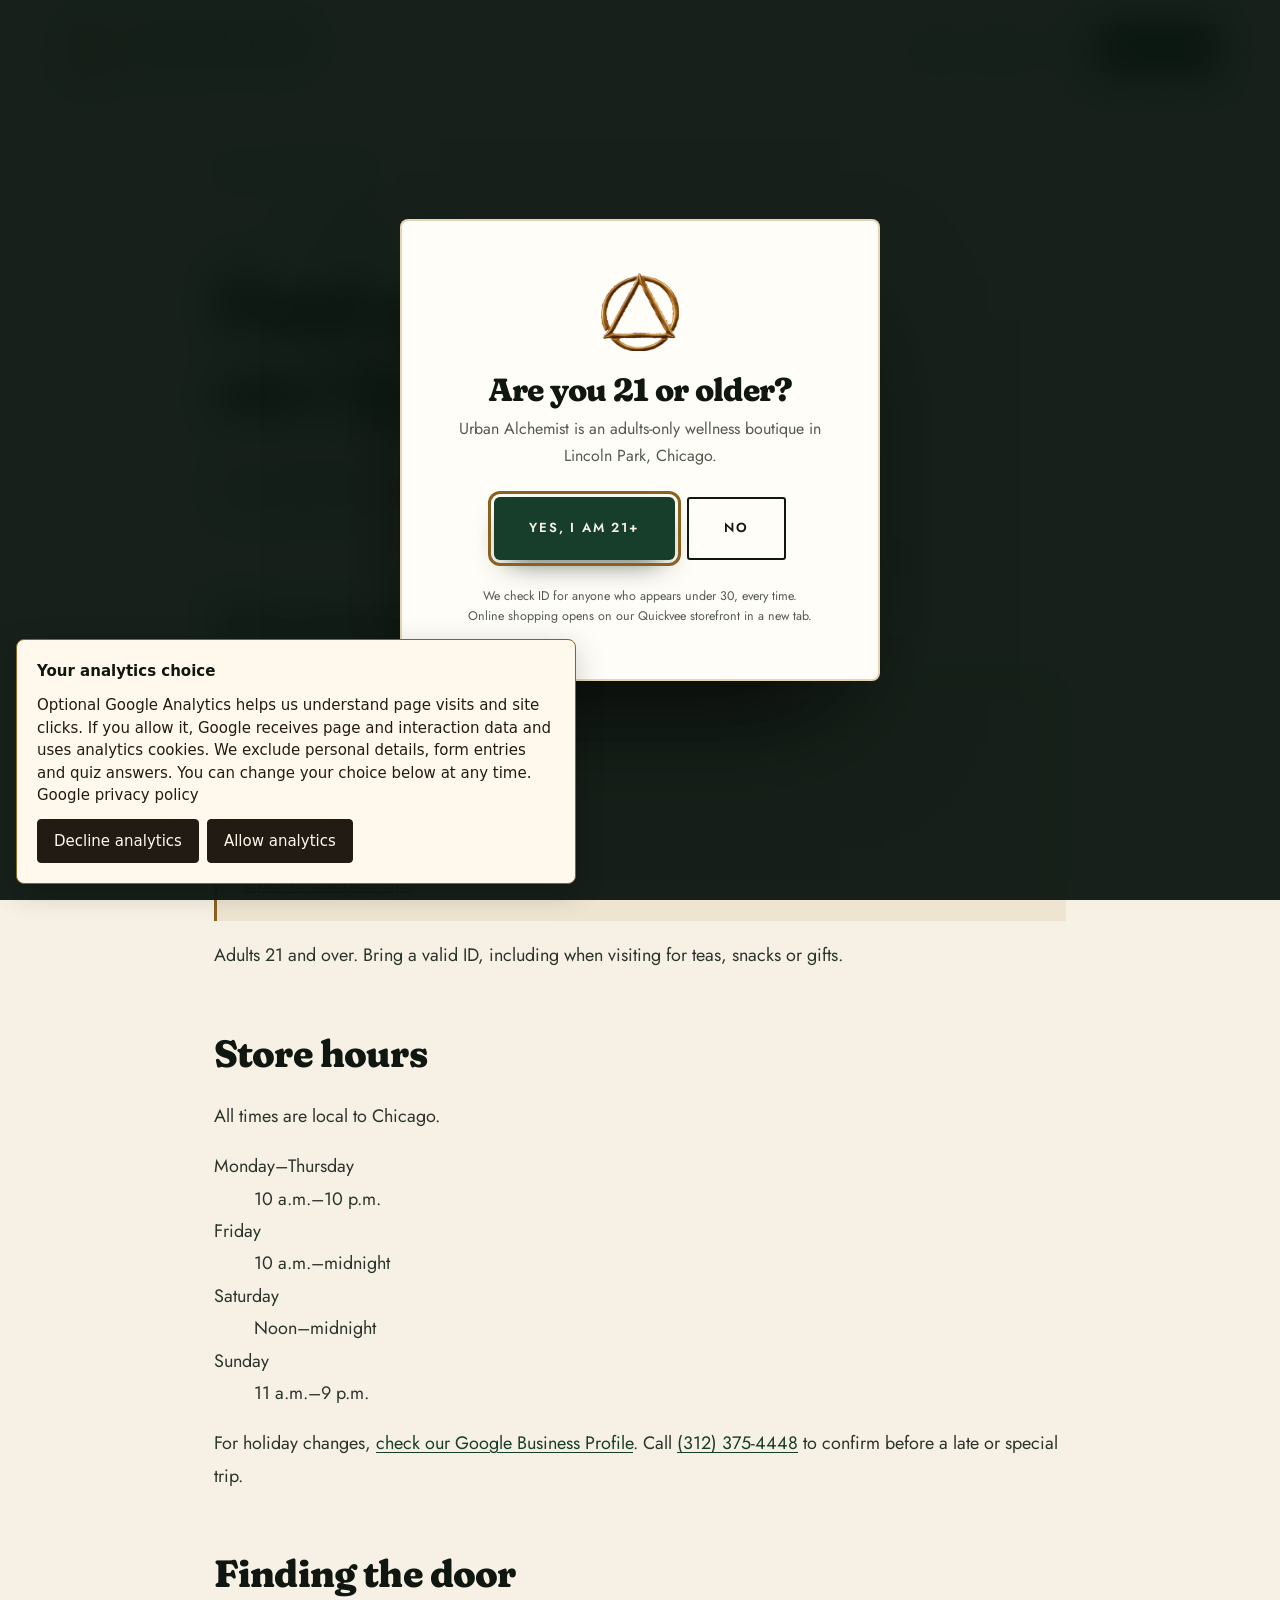
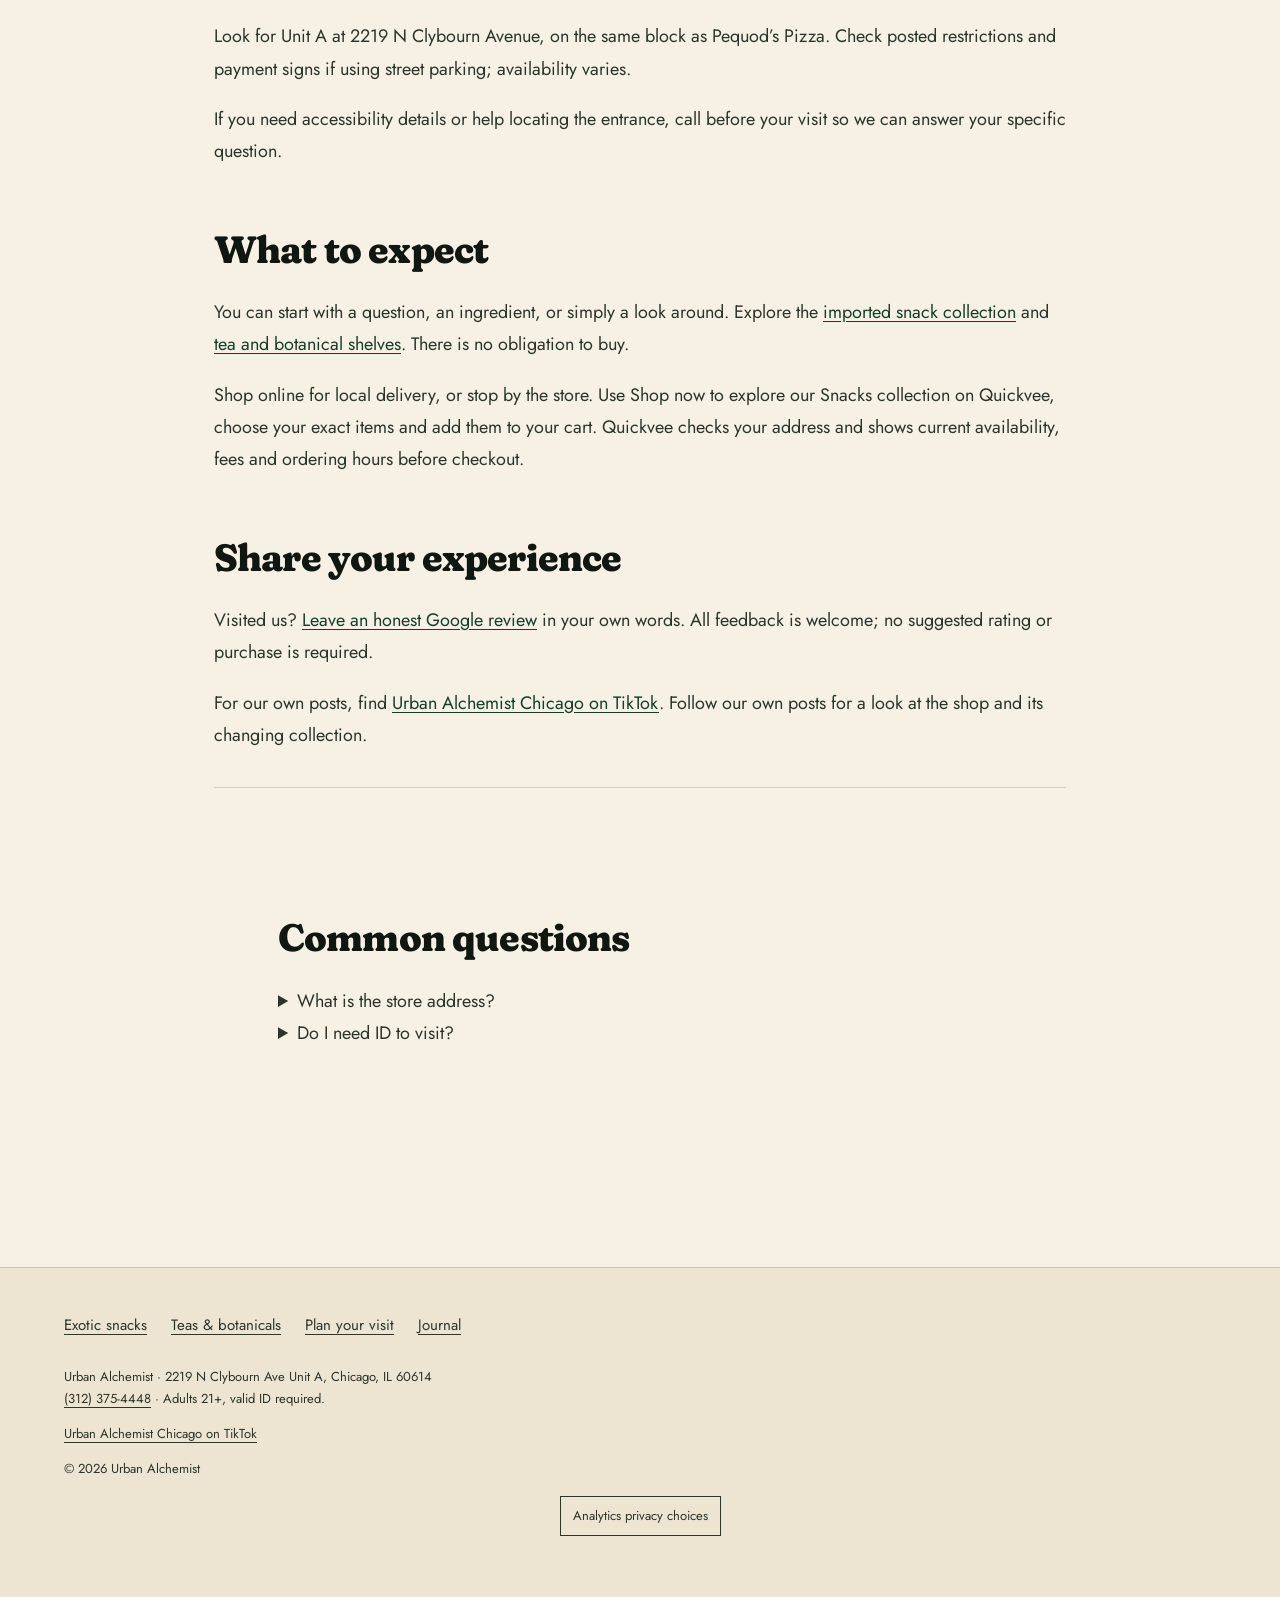
<file: visit.html>
<!doctype html><html lang="en"><head><meta charset="utf-8"><meta name="viewport" content="width=device-width,initial-scale=1"><title>Visit Urban Alchemist | Lincoln Park, Chicago</title><meta name="description" content="Find Urban Alchemist at 2219 N Clybourn Ave Unit A, Chicago, IL 60614. Map, phone, current hours and what to expect. Adults 21+, valid ID required."><link rel="canonical" href="https://www.ualincolnpark.com/visit"><meta property="og:type" content="website"><meta property="og:title" content="Visit Urban Alchemist | Lincoln Park, Chicago"><meta property="og:description" content="Find Urban Alchemist at 2219 N Clybourn Ave Unit A, Chicago, IL 60614. Map, phone, current hours and what to expect. Adults 21+, valid ID required."><meta property="og:url" content="https://www.ualincolnpark.com/visit"><meta property="og:image" content="https://www.ualincolnpark.com/assets/urban-alchemist-store-interior-lincoln-park-chicago.webp"><meta property="og:image:alt" content="Illustration of the Urban Alchemist shop interior"><meta name="twitter:card" content="summary_large_image"><meta name="twitter:image" content="https://www.ualincolnpark.com/assets/urban-alchemist-store-interior-lincoln-park-chicago.webp"><link rel="icon" href="/assets/urban-alchemist-logo-mark.webp"><link rel="preconnect" href="https://fonts.googleapis.com"><link rel="preconnect" href="https://fonts.gstatic.com" crossorigin><link href="https://fonts.googleapis.com/css2?family=Fraunces:ital,opsz,wght@0,9..144,600;0,9..144,700;0,9..144,800;1,9..144,600&amp;family=Jost:wght@400;500;600&amp;display=swap" rel="stylesheet"><link rel="stylesheet" href="/styles.css"><link rel="stylesheet" href="/journal.css"><script type="application/ld+json">{"@context": "https://schema.org", "@graph": [{"@type": "ContactPage", "@id": "https://www.ualincolnpark.com/visit#page", "breadcrumb": {"@id": "https://www.ualincolnpark.com/visit#breadcrumb"}, "url": "https://www.ualincolnpark.com/visit", "name": "Visit Urban Alchemist", "description": "Find Urban Alchemist at 2219 N Clybourn Ave Unit A, Chicago, IL 60614. Map, phone, current hours and what to expect. Adults 21+, valid ID required.", "inLanguage": "en-US", "isPartOf": {"@id": "https://www.ualincolnpark.com/#website"}, "about": {"@id": "https://www.ualincolnpark.com/#store"}, "publisher": {"@id": "https://www.ualincolnpark.com/#store"}, "mainEntity": {"@id": "https://www.ualincolnpark.com/#store"}}, {"@type": "BreadcrumbList", "@id": "https://www.ualincolnpark.com/visit#breadcrumb", "itemListElement": [{"@type": "ListItem", "position": 1, "name": "Home", "item": "https://www.ualincolnpark.com/"}, {"@type": "ListItem", "position": 2, "name": "Visit Urban Alchemist", "item": "https://www.ualincolnpark.com/visit"}]}, {"@type": ["LocalBusiness", "Store"], "@id": "https://www.ualincolnpark.com/#store", "name": "Urban Alchemist", "url": "https://www.ualincolnpark.com/", "description": "A Lincoln Park boutique with an online selection of exotic snacks, drinks and everyday finds. Browse products and order local delivery through Quickvee.", "telephone": "+1-312-375-4448", "image": "https://www.ualincolnpark.com/assets/urban-alchemist-store-interior-lincoln-park-chicago.webp", "address": {"@type": "PostalAddress", "streetAddress": "2219 N Clybourn Ave Unit A", "addressLocality": "Chicago", "addressRegion": "IL", "postalCode": "60614", "addressCountry": "US"}, "audience": {"@type": "Audience", "audienceType": "Adults 21 and over"}, "hasOfferCatalog": {"@type": "OfferCatalog", "name": "The Feeling Shelves", "itemListElement": [{"@type": "OfferCatalog", "name": "Clarity", "description": "Coffee, tea drinks and a functional mushroom gummy supplement for your routine. Explore by taste and format."}, {"@type": "OfferCatalog", "name": "Stamina", "description": "Portable protein snacks and easy meals for busy days."}, {"@type": "OfferCatalog", "name": "Seasonal", "description": "Autumn sweets and warm noodle bowls for cooler days."}, {"@type": "OfferCatalog", "name": "Curious", "description": "Savory snacks and flavors worth exploring."}, {"@type": "OfferCatalog", "name": "Sweet Tooth", "description": "Chocolate, chewy sweets, mochi and playful confectionery textures."}, {"@type": "OfferCatalog", "name": "Refresh", "description": "Sodas, tea drinks, juice, gum and functional seltzers for a flavor break."}]}, "alternateName": "Urban Alchemist Chicago", "logo": "https://www.ualincolnpark.com/assets/urban-alchemist-logo-lockup.webp", "geo": {"@type": "GeoCoordinates", "latitude": 41.92265, "longitude": -87.66782}, "hasMap": "https://www.google.com/maps/place/Urban+Alchemist/data=!4m2!3m1!1s0x0:0x64ffc79f9ca78baf", "sameAs": ["https://www.google.com/maps/place/Urban+Alchemist/data=!4m2!3m1!1s0x0:0x64ffc79f9ca78baf", "https://www.tiktok.com/@urban.alchemist.c"], "openingHoursSpecification": [{"@type": "OpeningHoursSpecification", "dayOfWeek": ["Monday", "Tuesday", "Wednesday", "Thursday"], "opens": "10:00", "closes": "22:00"}, {"@type": "OpeningHoursSpecification", "dayOfWeek": ["Friday"], "opens": "10:00", "closes": "00:00"}, {"@type": "OpeningHoursSpecification", "dayOfWeek": ["Saturday"], "opens": "12:00", "closes": "00:00"}, {"@type": "OpeningHoursSpecification", "dayOfWeek": ["Sunday"], "opens": "11:00", "closes": "21:00"}]}, {"@type": "FAQPage", "@id": "https://www.ualincolnpark.com/visit#questions", "mainEntity": [{"@type": "Question", "name": "What is the store address?", "acceptedAnswer": {"@type": "Answer", "text": "Urban Alchemist is at 2219 N Clybourn Ave, Unit A, Chicago, IL 60614, in Lincoln Park."}}, {"@type": "Question", "name": "Do I need ID to visit?", "acceptedAnswer": {"@type": "Answer", "text": "Urban Alchemist is a 21+ shop. Bring a valid ID."}}]}]}</script></head><body class="journal"><a class="skip" href="#main" data-track-id="a-1">Skip to content</a><header class="journal-header" id="hdr"><a class="journal-brand" href="/" aria-label="Urban Alchemist home" data-track-id="a-2"><img src="/assets/urban-alchemist-logo-mark.webp" width="360" height="359" alt=""><span>Urban Alchemist<small>Lincoln Park · Chicago</small></span></a><nav aria-label="Main navigation"><a href="/" data-track-id="a-3">Home</a><a href="/blog" data-track-id="a-4">Journal</a><a href="/visit" data-track-id="a-5">Visit</a><a class="journal-shop" href="https://quickvee.com/merchant/SYE2217487IL?category=Snacks&amp;orderMethod=delivery&amp;categoryId=106635&amp;isSideBarFilter=true" target="_blank" rel="noopener noreferrer" aria-label="Shop now on Quickvee (opens in a new tab)" title="Quickvee opens in a new tab. Switch back to this tab to return." data-track-id="shop-header">Shop now <span aria-hidden="true">↗</span></a></nav></header><main id="main" class="local-guide"><div class="local-hero"><a class="breadcrumb" href="/" data-track-id="a-6">Home / Visit Urban Alchemist</a><p class="eyebrow">Lincoln Park · Chicago</p><h1>Find us<br>on <em>Clybourn.</em></h1><p class="article-deck">Urban Alchemist is a neighborhood apothecary and imported-snack shop at 2219 N Clybourn Ave, Unit A.</p></div><div class="article-copy"><section><h2>The essentials</h2><div class="article-note"><strong>Urban Alchemist</strong><p>2219 N Clybourn Ave, Unit A<br>Chicago, IL 60614<br><a href="tel:+13123754448" data-track-id="a-7">(312) 375-4448</a></p><p><a href="https://www.google.com/maps/place/Urban+Alchemist/data=!4m2!3m1!1s0x0:0x64ffc79f9ca78baf" target="_blank" rel="noopener" data-track-id="a-8">Open in Google Maps</a></p></div><p>Adults 21 and over. Bring a valid ID, including when visiting for teas, snacks or gifts.</p></section><section id="store-hours"><h2>Store hours</h2><p>All times are local to Chicago.</p><dl><dt>Monday–Thursday</dt><dd>10 a.m.–10 p.m.</dd><dt>Friday</dt><dd>10 a.m.–midnight</dd><dt>Saturday</dt><dd>Noon–midnight</dd><dt>Sunday</dt><dd>11 a.m.–9 p.m.</dd></dl><p>For holiday changes, <a href="https://www.google.com/maps/place/Urban+Alchemist/data=!4m2!3m1!1s0x0:0x64ffc79f9ca78baf" target="_blank" rel="noopener" data-track-id="a-9">check our Google Business Profile</a>. Call <a href="tel:+13123754448" data-track-id="a-10">(312) 375-4448</a> to confirm before a late or special trip.</p></section><section><h2>Finding the door</h2><p>Look for Unit A at 2219 N Clybourn Avenue, on the same block as Pequod’s Pizza. Check posted restrictions and payment signs if using street parking; availability varies.</p><p>If you need accessibility details or help locating the entrance, call before your visit so we can answer your specific question.</p></section><section><h2>What to expect</h2><p>You can start with a question, an ingredient, or simply a look around. Explore the <a href="/exotic-snacks-lincoln-park" data-track-id="a-11">imported snack collection</a> and <a href="/wellness-apothecary-lincoln-park" data-track-id="a-12">tea and botanical shelves</a>. There is no obligation to buy.</p><p>Shop online for local delivery, or stop by the store. Use Shop now to explore our Snacks collection on Quickvee, choose your exact items and add them to your cart. Quickvee checks your address and shows current availability, fees and ordering hours before checkout.</p></section><section><h2>Share your experience</h2><p>Visited us? <a href="https://g.page/r/Ca-Lp5yfx_9kEBM/review" target="_blank" rel="noopener" data-track-id="a-13">Leave an honest Google review</a> in your own words. All feedback is welcome; no suggested rating or purchase is required.</p><p>For our own posts, find <a href="https://www.tiktok.com/@urban.alchemist.c" rel="me noopener" target="_blank" data-track-id="a-14">Urban Alchemist Chicago on TikTok</a>. Follow our own posts for a look at the shop and its changing collection.</p></section></div><section id="questions" class="article-copy"><h2>Common questions</h2><details><summary>What is the store address?</summary><p>Urban Alchemist is at 2219 N Clybourn Ave, Unit A, Chicago, IL 60614, in Lincoln Park.</p></details><details><summary>Do I need ID to visit?</summary><p>Urban Alchemist is a 21+ shop. Bring a valid ID.</p></details></section></main><footer class="journal-footer"><nav class="discovery-links" aria-label="Explore Urban Alchemist"><a href="/exotic-snacks-lincoln-park" data-track-id="a-15">Exotic snacks</a><a href="/wellness-apothecary-lincoln-park" data-track-id="a-16">Teas &amp; botanicals</a><a href="/visit" data-track-id="a-17">Plan your visit</a><a href="/blog" data-track-id="a-18">Journal</a></nav><p>Urban Alchemist · 2219 N Clybourn Ave Unit A, Chicago, IL 60614<br><a href="tel:+13123754448" data-track-id="a-19">(312) 375-4448</a> · Adults 21+, valid ID required.</p><p><a href="https://www.tiktok.com/@urban.alchemist.c" rel="me noopener" target="_blank" data-track-id="a-20">Urban Alchemist Chicago on TikTok</a></p><p>© 2026 Urban Alchemist</p></footer><script src="/app.js" defer></script><script src="/analytics.js" defer></script>
</body></html>
</file>
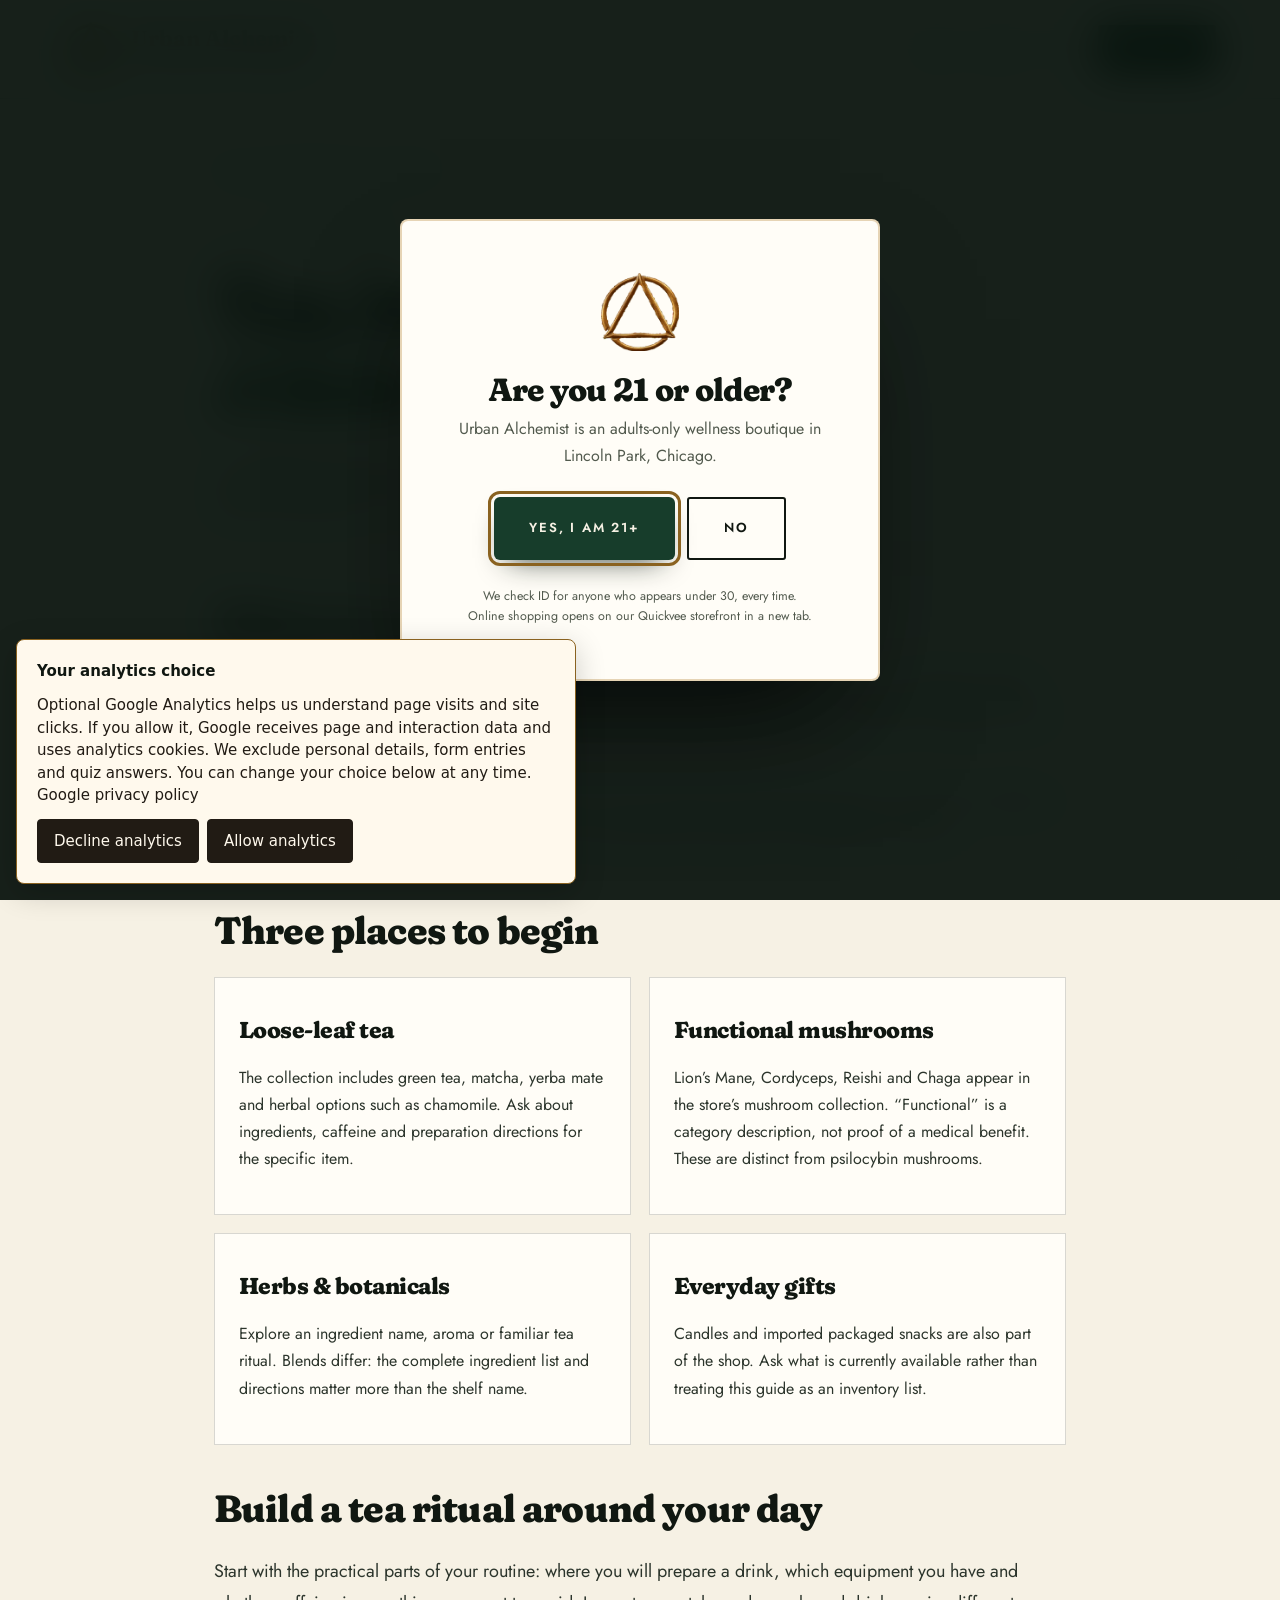
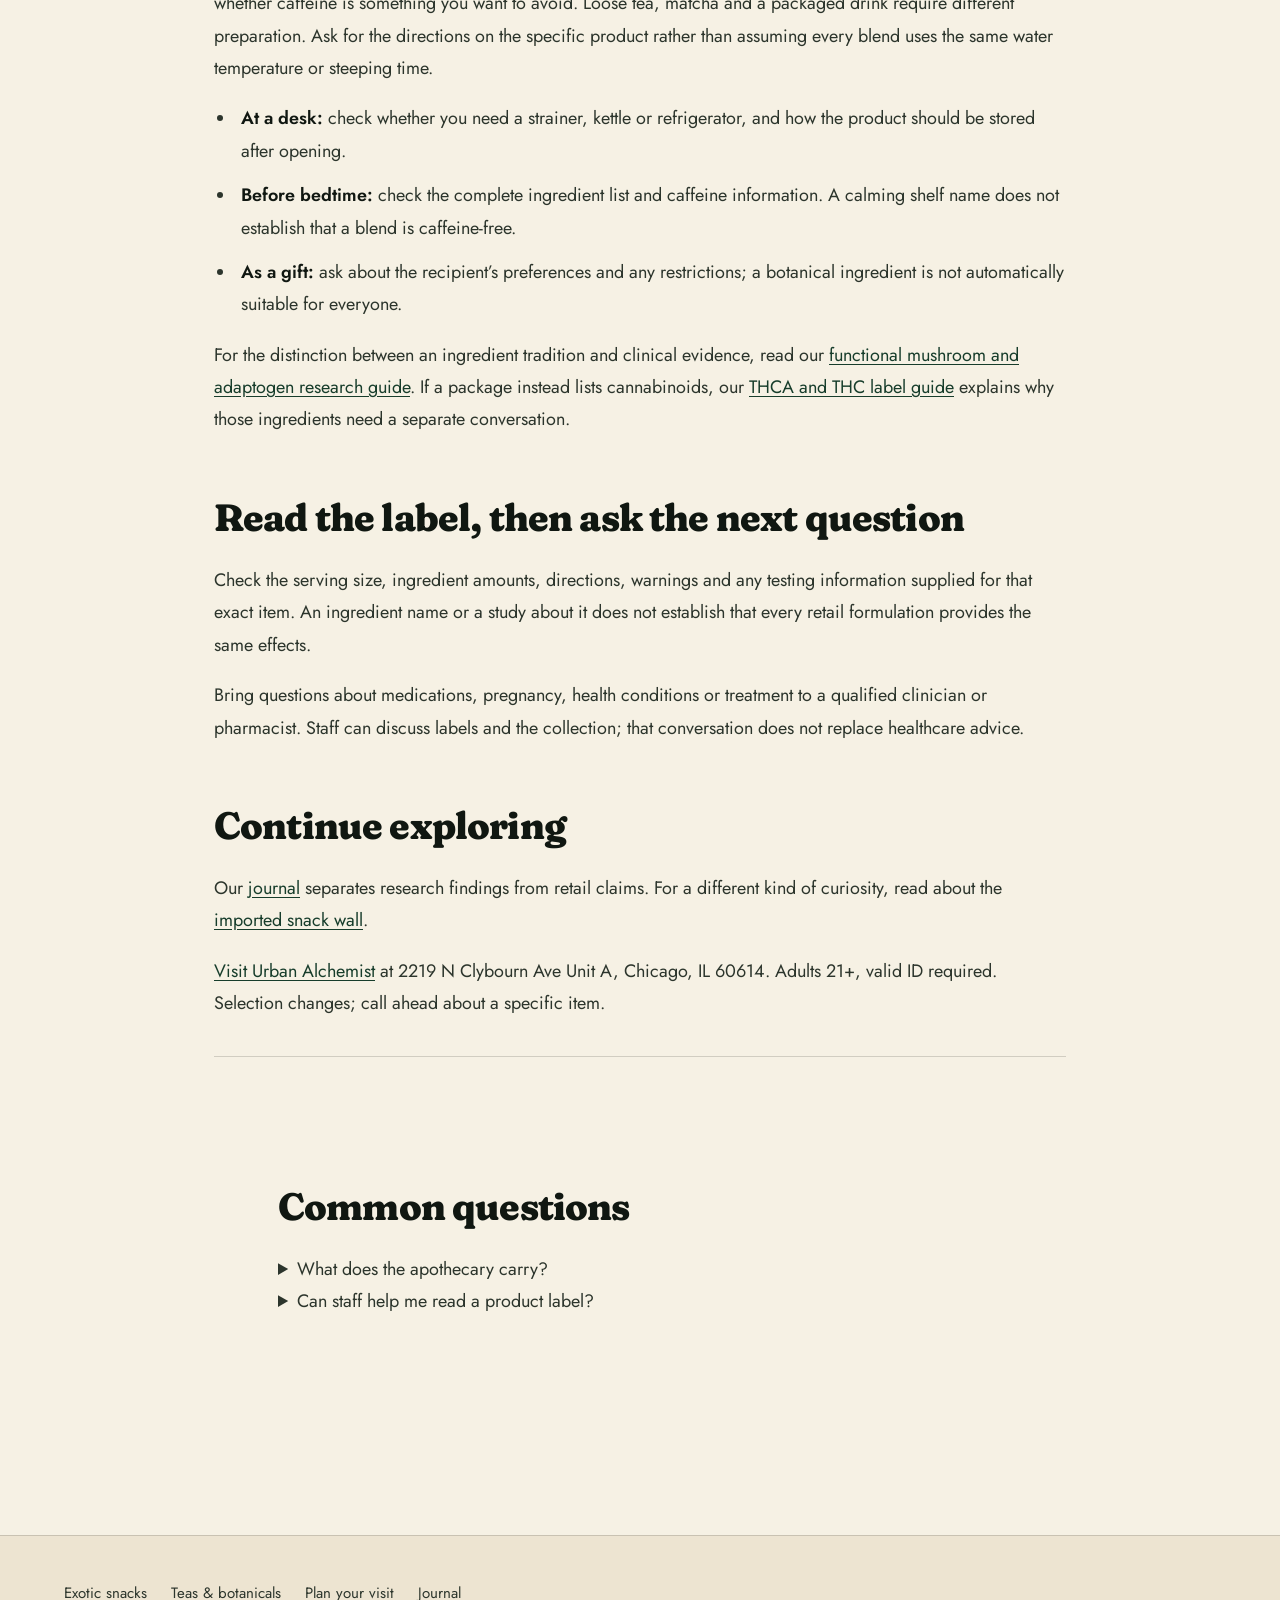
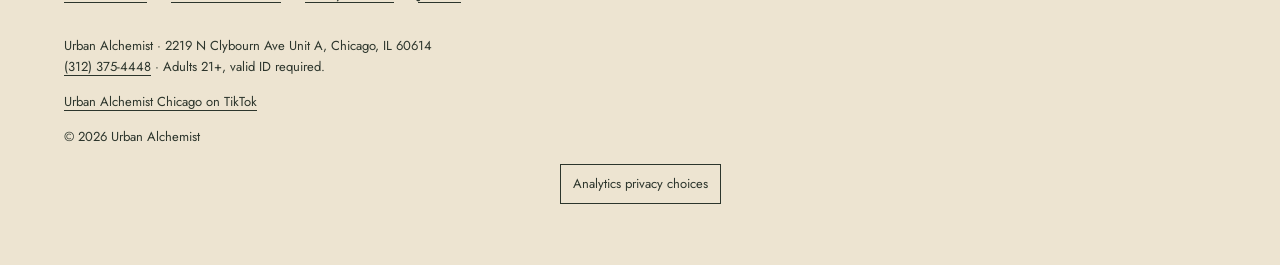
<file: wellness-apothecary-lincoln-park.html>
<!doctype html><html lang="en"><head><meta charset="utf-8"><meta name="viewport" content="width=device-width,initial-scale=1"><title>Teas &amp; Botanicals in Lincoln Park | Urban Alchemist</title><meta name="description" content="Explore the tea, botanical and functional mushroom categories at Urban Alchemist in Lincoln Park, Chicago, with practical questions for reading labels."><link rel="canonical" href="https://www.ualincolnpark.com/wellness-apothecary-lincoln-park"><meta property="og:type" content="website"><meta property="og:title" content="Teas &amp; Botanicals in Lincoln Park | Urban Alchemist"><meta property="og:description" content="Explore the tea, botanical and functional mushroom categories at Urban Alchemist in Lincoln Park, Chicago, with practical questions for reading labels."><meta property="og:url" content="https://www.ualincolnpark.com/wellness-apothecary-lincoln-park"><meta property="og:image" content="https://www.ualincolnpark.com/assets/urban-alchemist-shumi-calm-reishi-tea-shelf.webp"><meta property="og:image:alt" content="Shumi beside a tea and mushroom shelf"><meta name="twitter:card" content="summary_large_image"><meta name="twitter:image" content="https://www.ualincolnpark.com/assets/urban-alchemist-shumi-calm-reishi-tea-shelf.webp"><link rel="icon" href="/assets/urban-alchemist-logo-mark.webp"><link rel="preconnect" href="https://fonts.googleapis.com"><link rel="preconnect" href="https://fonts.gstatic.com" crossorigin><link href="https://fonts.googleapis.com/css2?family=Fraunces:ital,opsz,wght@0,9..144,600;0,9..144,700;0,9..144,800;1,9..144,600&amp;family=Jost:wght@400;500;600&amp;display=swap" rel="stylesheet"><link rel="stylesheet" href="/styles.css"><link rel="stylesheet" href="/journal.css"><script type="application/ld+json">{"@context": "https://schema.org", "@graph": [{"@type": "CollectionPage", "@id": "https://www.ualincolnpark.com/wellness-apothecary-lincoln-park#page", "breadcrumb": {"@id": "https://www.ualincolnpark.com/wellness-apothecary-lincoln-park#breadcrumb"}, "url": "https://www.ualincolnpark.com/wellness-apothecary-lincoln-park", "name": "Teas & Botanicals in Lincoln Park", "description": "Explore the tea, botanical and functional mushroom categories at Urban Alchemist in Lincoln Park, Chicago, with practical questions for reading labels.", "inLanguage": "en-US", "isPartOf": {"@id": "https://www.ualincolnpark.com/#website"}, "about": {"@type": "Thing", "name": "Teas, botanicals and functional mushrooms"}, "publisher": {"@id": "https://www.ualincolnpark.com/#store"}, "provider": {"@id": "https://www.ualincolnpark.com/#store"}}, {"@type": "BreadcrumbList", "@id": "https://www.ualincolnpark.com/wellness-apothecary-lincoln-park#breadcrumb", "itemListElement": [{"@type": "ListItem", "position": 1, "name": "Home", "item": "https://www.ualincolnpark.com/"}, {"@type": "ListItem", "position": 2, "name": "Teas & Botanicals in Lincoln Park", "item": "https://www.ualincolnpark.com/wellness-apothecary-lincoln-park"}]}, {"@type": ["LocalBusiness", "Store"], "@id": "https://www.ualincolnpark.com/#store", "name": "Urban Alchemist", "url": "https://www.ualincolnpark.com/", "address": {"@type": "PostalAddress", "streetAddress": "2219 N Clybourn Ave Unit A", "addressLocality": "Chicago", "addressRegion": "IL", "postalCode": "60614", "addressCountry": "US"}, "telephone": "+1-312-375-4448", "image": "https://www.ualincolnpark.com/assets/urban-alchemist-store-interior-lincoln-park-chicago.webp", "openingHoursSpecification": [{"@type": "OpeningHoursSpecification", "dayOfWeek": ["Monday", "Tuesday", "Wednesday", "Thursday"], "opens": "10:00", "closes": "22:00"}, {"@type": "OpeningHoursSpecification", "dayOfWeek": ["Friday"], "opens": "10:00", "closes": "00:00"}, {"@type": "OpeningHoursSpecification", "dayOfWeek": ["Saturday"], "opens": "12:00", "closes": "00:00"}, {"@type": "OpeningHoursSpecification", "dayOfWeek": ["Sunday"], "opens": "11:00", "closes": "21:00"}]}, {"@type": "FAQPage", "@id": "https://www.ualincolnpark.com/wellness-apothecary-lincoln-park#questions", "mainEntity": [{"@type": "Question", "name": "What does the apothecary carry?", "acceptedAnswer": {"@type": "Answer", "text": "The in-store collection includes loose-leaf teas, botanicals and functional mushroom products. Call ahead about specific items."}}, {"@type": "Question", "name": "Can staff help me read a product label?", "acceptedAnswer": {"@type": "Answer", "text": "Yes. Bring your question or the package so staff can help you locate the ingredients and serving information."}}]}]}</script></head><body class="journal"><a class="skip" href="#main" data-track-id="a-1">Skip to content</a><header class="journal-header" id="hdr"><a class="journal-brand" href="/" aria-label="Urban Alchemist home" data-track-id="a-2"><img src="/assets/urban-alchemist-logo-mark.webp" width="360" height="359" alt=""><span>Urban Alchemist<small>Lincoln Park · Chicago</small></span></a><nav aria-label="Main navigation"><a href="/" data-track-id="a-3">Home</a><a href="/blog" data-track-id="a-4">Journal</a><a href="/visit" data-track-id="a-5">Visit</a><a class="journal-shop" href="https://quickvee.com/merchant/SYE2217487IL?category=Snacks&amp;orderMethod=delivery&amp;categoryId=106635&amp;isSideBarFilter=true" target="_blank" rel="noopener noreferrer" aria-label="Shop now on Quickvee (opens in a new tab)" title="Quickvee opens in a new tab. Switch back to this tab to return." data-track-id="shop-header">Shop now <span aria-hidden="true">↗</span></a></nav></header><main id="main" class="local-guide"><div class="local-hero"><a class="breadcrumb" href="/" data-track-id="a-6">Home / Teas &amp; Botanicals in Lincoln Park</a><p class="eyebrow">The apothecary</p><h1>Tea, botanicals.<br><em>A little more context.</em></h1><p class="article-deck">A neighborhood guide to the non-intoxicating apothecary shelves at Urban Alchemist in Lincoln Park, Chicago.</p></div><div class="article-copy"><section><h2>What we mean by apothecary</h2><p>At Urban Alchemist, “apothecary” describes a retail collection of teas, herbs, botanicals and related everyday goods. It is not a pharmacy or a medical service. You do not need to arrive with an ingredient vocabulary to ask about a label.</p><p>The shop’s feeling-led shelf names—Clarity, Stamina, Calm, Seasonal, Ritual and Curious—are a way to organize a conversation. They are not clinical outcomes or promises that a product will change how you feel.</p></section><section><h2>Three places to begin</h2><div class="format-grid"><div class="format-card"><h3>Loose-leaf tea</h3><p>The collection includes green tea, matcha, yerba mate and herbal options such as chamomile. Ask about ingredients, caffeine and preparation directions for the specific item.</p></div><div class="format-card"><h3>Functional mushrooms</h3><p>Lion’s Mane, Cordyceps, Reishi and Chaga appear in the store’s mushroom collection. “Functional” is a category description, not proof of a medical benefit. These are distinct from psilocybin mushrooms.</p></div><div class="format-card"><h3>Herbs &amp; botanicals</h3><p>Explore an ingredient name, aroma or familiar tea ritual. Blends differ: the complete ingredient list and directions matter more than the shelf name.</p></div><div class="format-card"><h3>Everyday gifts</h3><p>Candles and imported packaged snacks are also part of the shop. Ask what is currently available rather than treating this guide as an inventory list.</p></div></div></section><section><h2>Build a tea ritual around your day</h2><p>Start with the practical parts of your routine: where you will prepare a drink, which equipment you have and whether caffeine is something you want to avoid. Loose tea, matcha and a packaged drink require different preparation. Ask for the directions on the specific product rather than assuming every blend uses the same water temperature or steeping time.</p><ul><li><strong>At a desk:</strong> check whether you need a strainer, kettle or refrigerator, and how the product should be stored after opening.</li><li><strong>Before bedtime:</strong> check the complete ingredient list and caffeine information. A calming shelf name does not establish that a blend is caffeine-free.</li><li><strong>As a gift:</strong> ask about the recipient’s preferences and any restrictions; a botanical ingredient is not automatically suitable for everyone.</li></ul><p>For the distinction between an ingredient tradition and clinical evidence, read our <a href="/blog/adaptogens-functional-mushrooms" data-track-id="a-7">functional mushroom and adaptogen research guide</a>. If a package instead lists cannabinoids, our <a href="/blog/thca-vs-thc" data-track-id="a-8">THCA and THC label guide</a> explains why those ingredients need a separate conversation.</p></section><section><h2>Read the label, then ask the next question</h2><p>Check the serving size, ingredient amounts, directions, warnings and any testing information supplied for that exact item. An ingredient name or a study about it does not establish that every retail formulation provides the same effects.</p><p>Bring questions about medications, pregnancy, health conditions or treatment to a qualified clinician or pharmacist. Staff can discuss labels and the collection; that conversation does not replace healthcare advice.</p></section><section><h2>Continue exploring</h2><p>Our <a href="/blog" data-track-id="a-9">journal</a> separates research findings from retail claims. For a different kind of curiosity, read about the <a href="/exotic-snacks-lincoln-park" data-track-id="a-10">imported snack wall</a>.</p><p><a href="/visit" data-track-id="a-11">Visit Urban Alchemist</a> at 2219 N Clybourn Ave Unit A, Chicago, IL 60614. Adults 21+, valid ID required. Selection changes; call ahead about a specific item.</p></section></div><section id="questions" class="article-copy"><h2>Common questions</h2><details><summary>What does the apothecary carry?</summary><p>The in-store collection includes loose-leaf teas, botanicals and functional mushroom products. Call ahead about specific items.</p></details><details><summary>Can staff help me read a product label?</summary><p>Yes. Bring your question or the package so staff can help you locate the ingredients and serving information.</p></details></section></main><footer class="journal-footer"><nav class="discovery-links" aria-label="Explore Urban Alchemist"><a href="/exotic-snacks-lincoln-park" data-track-id="a-12">Exotic snacks</a><a href="/wellness-apothecary-lincoln-park" data-track-id="a-13">Teas &amp; botanicals</a><a href="/visit" data-track-id="a-14">Plan your visit</a><a href="/blog" data-track-id="a-15">Journal</a></nav><p>Urban Alchemist · 2219 N Clybourn Ave Unit A, Chicago, IL 60614<br><a href="tel:+13123754448" data-track-id="a-16">(312) 375-4448</a> · Adults 21+, valid ID required.</p><p><a href="https://www.tiktok.com/@urban.alchemist.c" rel="me noopener" target="_blank" data-track-id="a-17">Urban Alchemist Chicago on TikTok</a></p><p>© 2026 Urban Alchemist</p></footer><script src="/app.js" defer></script><script src="/analytics.js" defer></script>
</body></html>
</file>
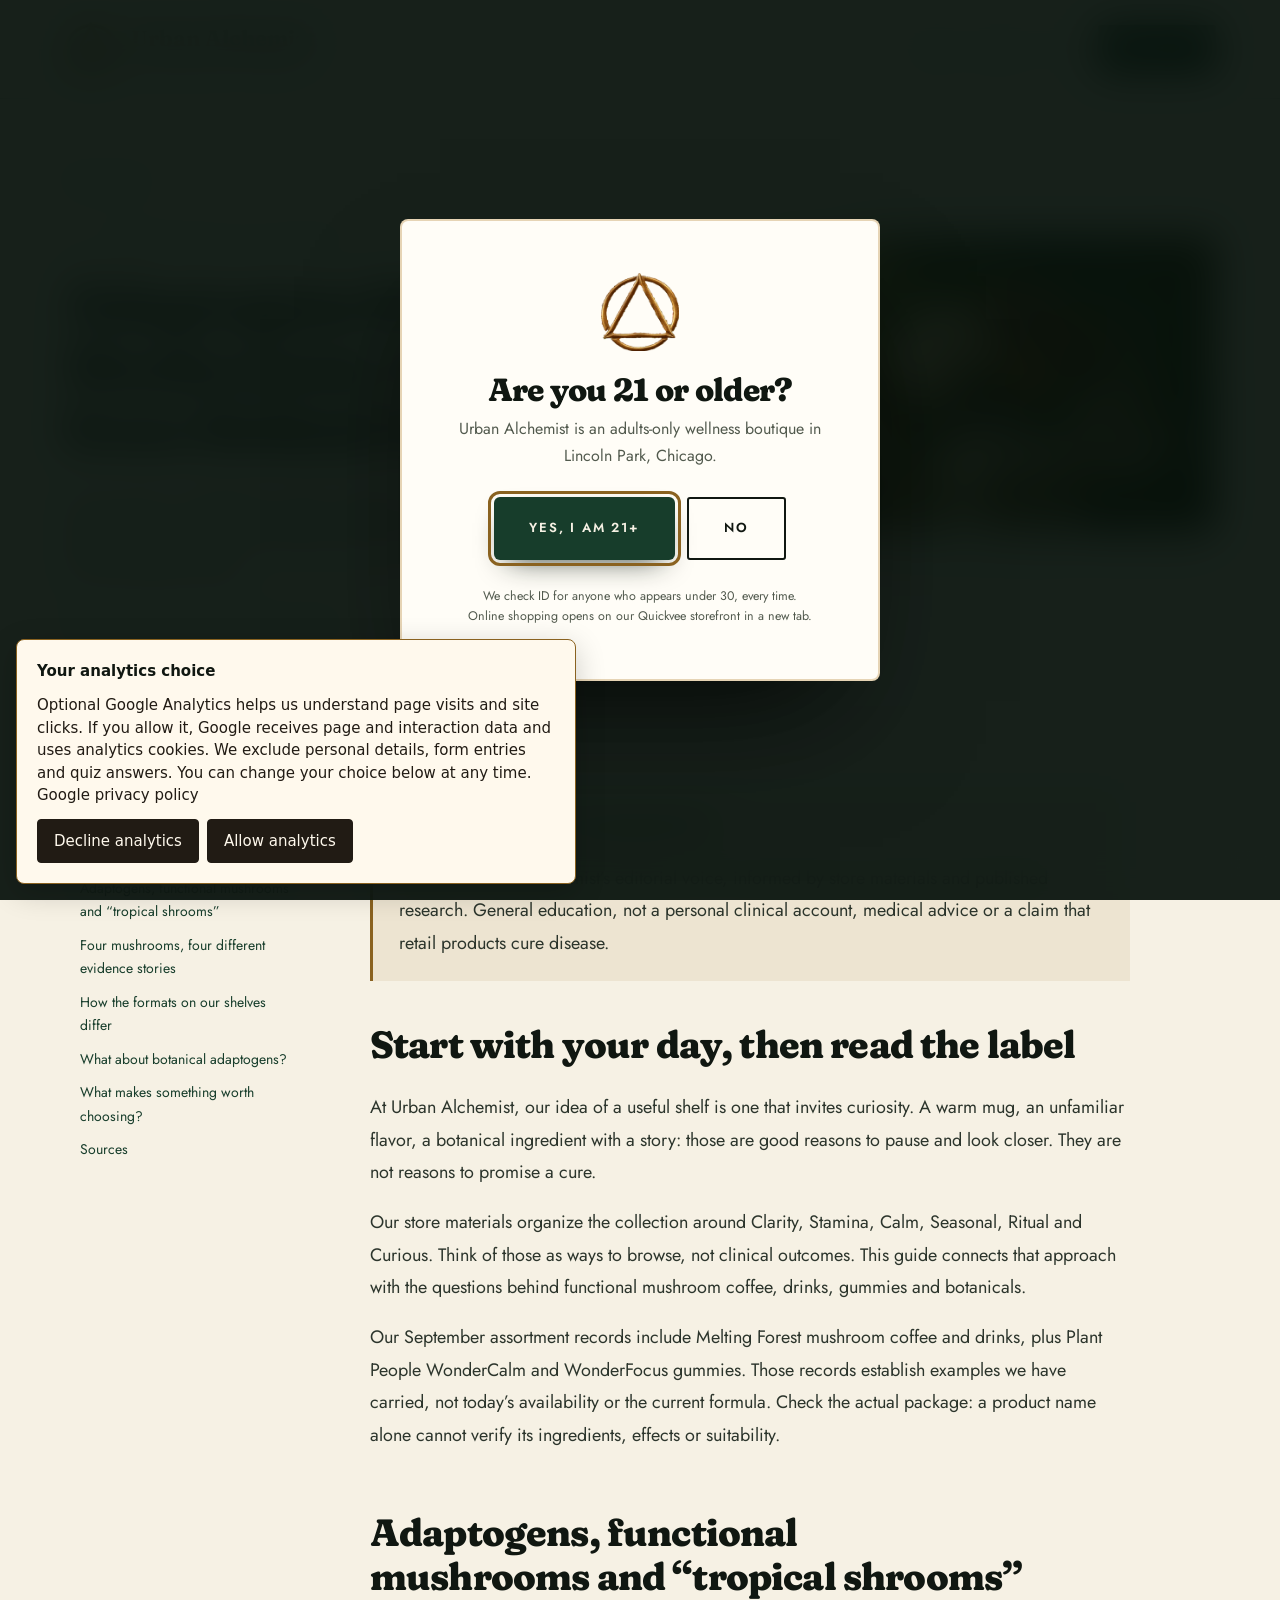
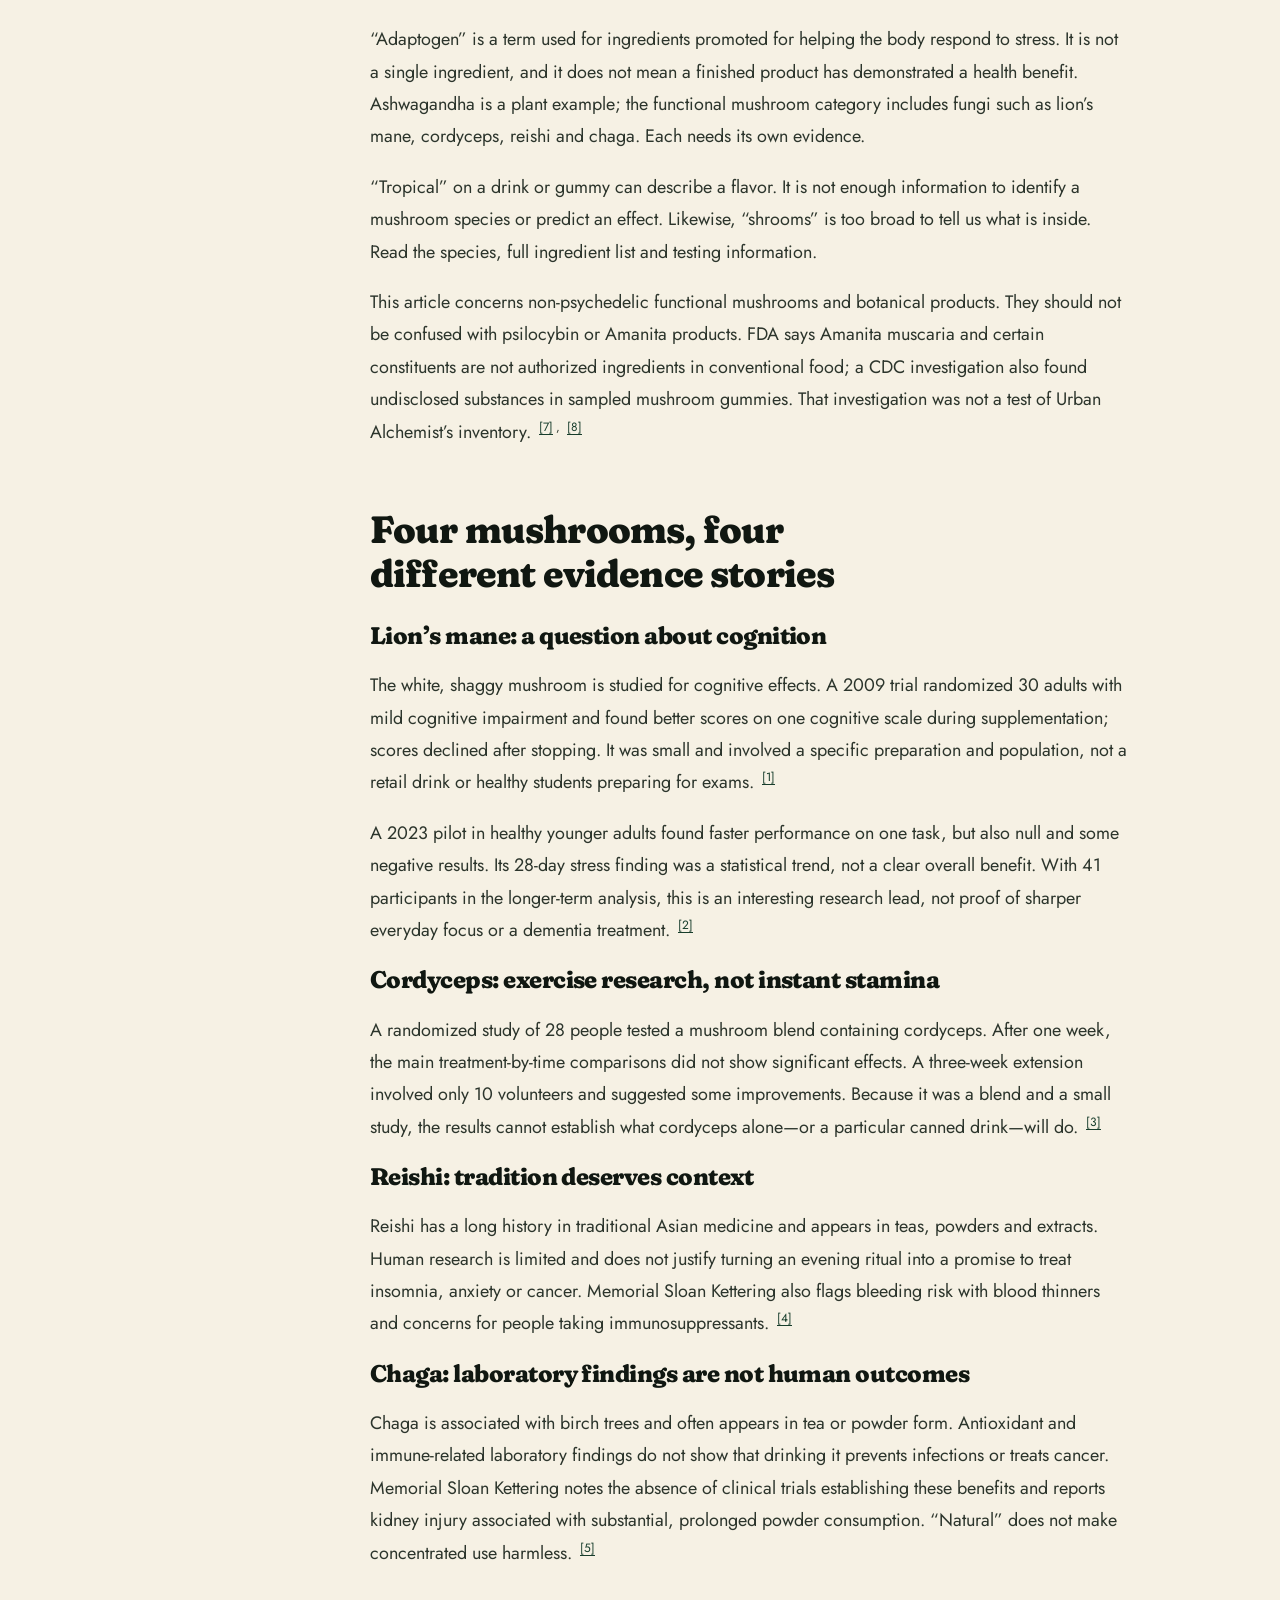
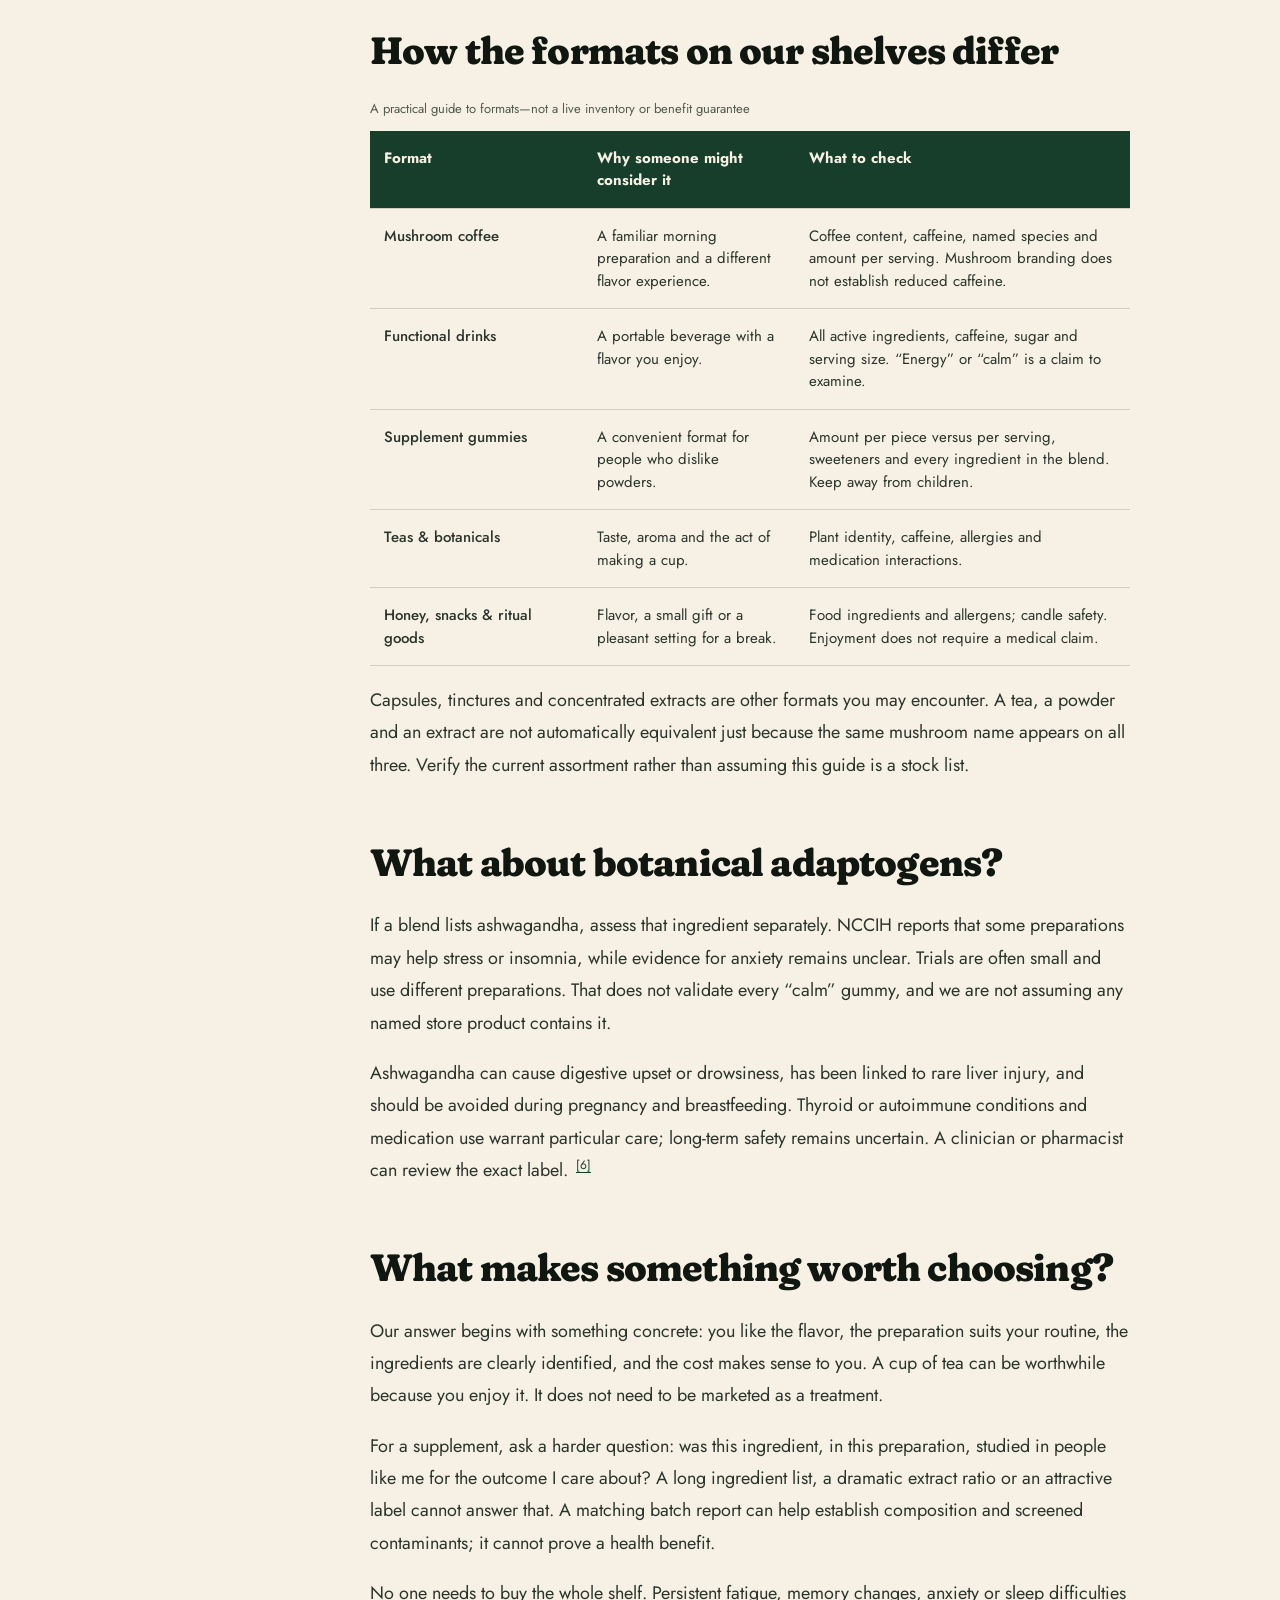
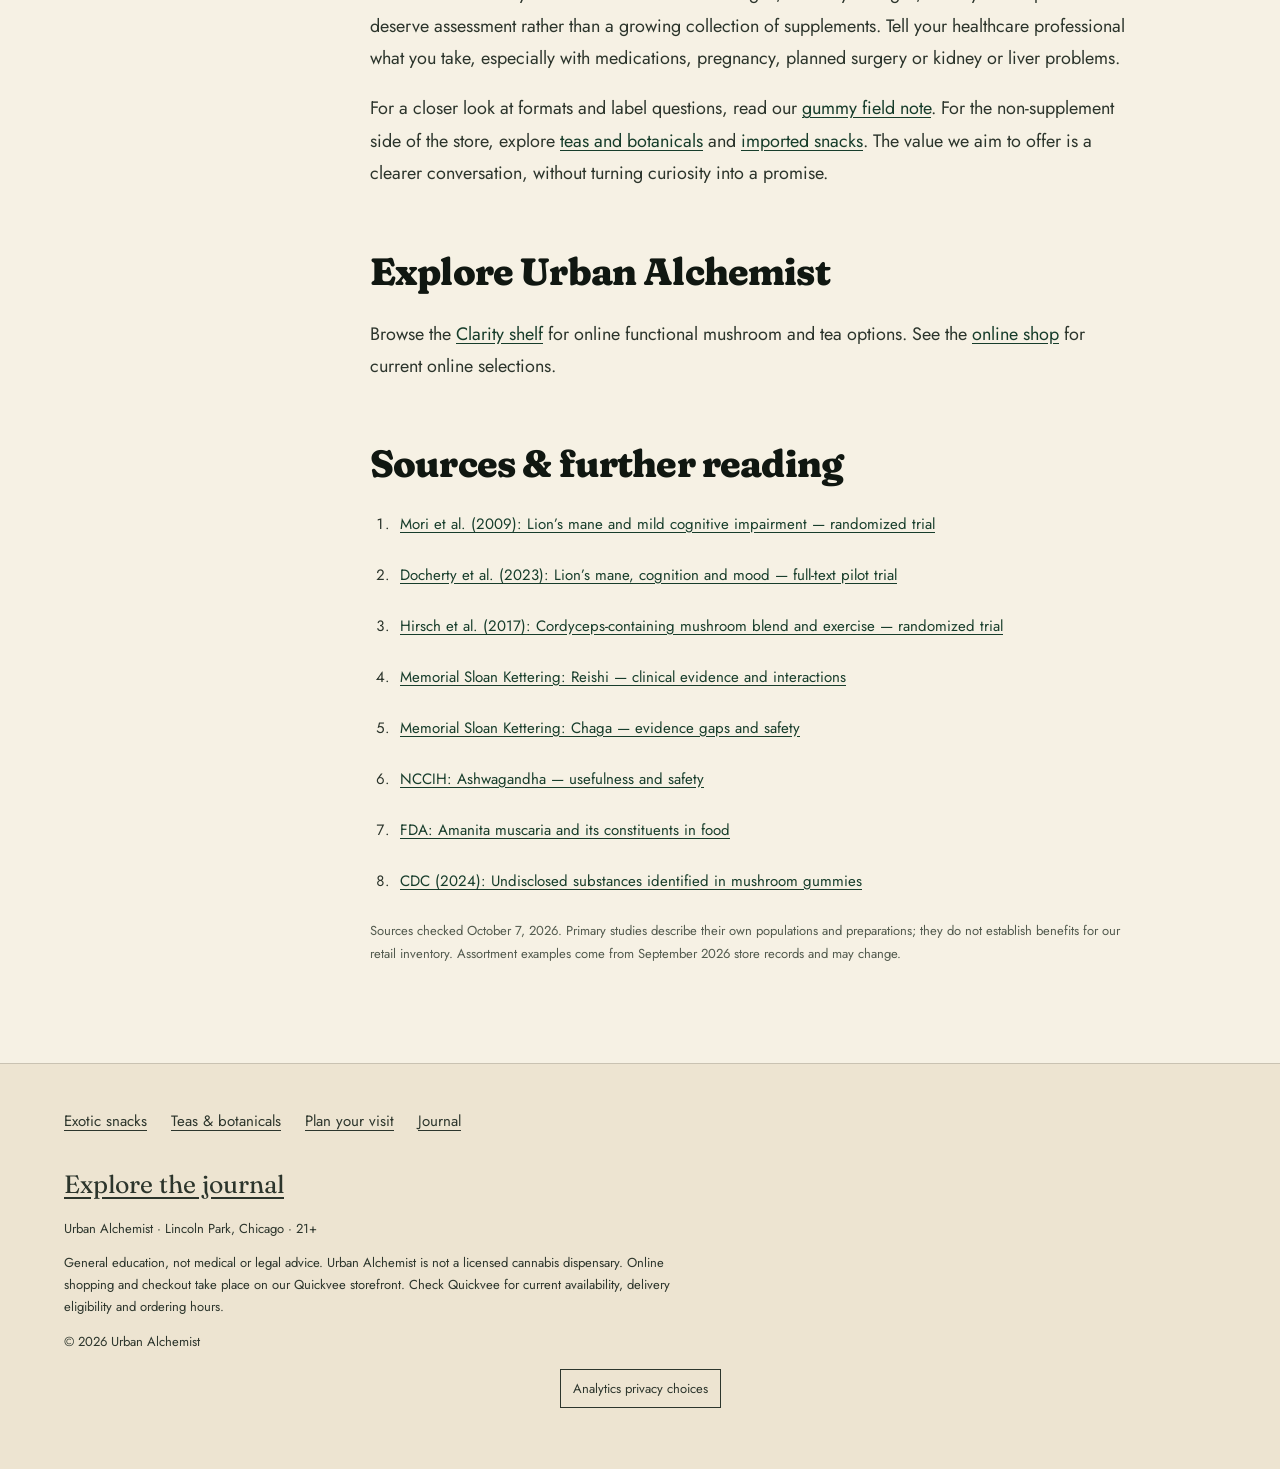
<file: blog/adaptogens-functional-mushrooms.html>
<!doctype html><html lang="en"><head><meta charset="utf-8"><meta name="viewport" content="width=device-width, initial-scale=1"><title>Adaptogens &amp; Functional Mushrooms: A Guide from Behind the Counter | Urban Alchemist</title><meta name="description" content="Lion’s mane, cordyceps, reishi, chaga and botanical blends: a shopkeeper’s guide to formats, potential benefits, research limits and everyday rituals."><link rel="canonical" href="https://www.ualincolnpark.com/blog/adaptogens-functional-mushrooms"><meta property="og:type" content="article"><meta property="og:title" content="Adaptogens &amp; Functional Mushrooms: A Guide from Behind the Counter"><meta property="og:description" content="Lion’s mane, cordyceps, reishi, chaga and botanical blends: a shopkeeper’s guide to formats, potential benefits, research limits and everyday rituals."><meta property="og:url" content="https://www.ualincolnpark.com/blog/adaptogens-functional-mushrooms"><meta property="og:image" content="https://www.ualincolnpark.com/assets/adaptogens-mushrooms-editorial-v1.webp"><meta name="twitter:card" content="summary_large_image"><link rel="icon" href="/assets/urban-alchemist-logo-mark.webp"><link rel="preconnect" href="https://fonts.googleapis.com"><link rel="preconnect" href="https://fonts.gstatic.com" crossorigin><link href="https://fonts.googleapis.com/css2?family=Fraunces:ital,opsz,wght@0,9..144,600;0,9..144,700;0,9..144,800;1,9..144,600&amp;family=Jost:wght@400;500;600&amp;display=swap" rel="stylesheet"><link rel="stylesheet" href="/styles.css"><link rel="stylesheet" href="/journal.css"><script type="application/ld+json">{"@context": "https://schema.org", "@graph": [{"@type": "BlogPosting", "@id": "https://www.ualincolnpark.com/blog/adaptogens-functional-mushrooms#article", "headline": "Adaptogens & Functional Mushrooms: A Guide from Behind the Counter", "description": "Lion\u2019s mane, cordyceps, reishi, chaga and botanical blends: a shopkeeper\u2019s guide to formats, potential benefits, research limits and everyday rituals.", "datePublished": "2026-10-07", "dateModified": "2026-10-07", "author": {"@type": "Organization", "name": "Urban Alchemist", "url": "https://www.ualincolnpark.com/"}, "publisher": {"@id": "https://www.ualincolnpark.com/#store"}, "mainEntityOfPage": "https://www.ualincolnpark.com/blog/adaptogens-functional-mushrooms", "image": "https://www.ualincolnpark.com/assets/adaptogens-mushrooms-editorial-v1.webp", "citation": ["https://pubmed.ncbi.nlm.nih.gov/18844328/", "https://pmc.ncbi.nlm.nih.gov/articles/PMC10675414/", "https://pubmed.ncbi.nlm.nih.gov/27408987/", "https://www.mskcc.org/cancer-care/integrative-medicine/herbs/reishi-mushroom", "https://www.mskcc.org/cancer-care/integrative-medicine/herbs/chaga-mushroom", "https://www.nccih.nih.gov/health/ashwagandha", "https://www.fda.gov/food/hfp-constituent-updates/fda-alerts-industry-and-consumers-about-use-amanita-muscaria-or-its-constituents-food", "https://www.cdc.gov/mmwr/volumes/73/wr/mm7328a3.htm"]}, {"@type": "BreadcrumbList", "itemListElement": [{"@type": "ListItem", "position": 1, "name": "Home", "item": "https://www.ualincolnpark.com/"}, {"@type": "ListItem", "position": 2, "name": "Journal", "item": "https://www.ualincolnpark.com/blog"}, {"@type": "ListItem", "position": 3, "name": "Adaptogens & Functional Mushrooms: A Guide from Behind the Counter", "item": "https://www.ualincolnpark.com/blog/adaptogens-functional-mushrooms"}]}]}</script></head><body class="journal"><a class="skip" href="#main" data-track-id="a-1">Skip to content</a><header class="journal-header" id="hdr"><a class="journal-brand" href="/" aria-label="Urban Alchemist home" data-track-id="a-2"><img src="/assets/urban-alchemist-logo-mark.webp" width="360" height="359" alt=""><span>Urban Alchemist<small>Lincoln Park · Chicago</small></span></a><nav aria-label="Main navigation"><a href="/" data-track-id="a-3">Home</a><a href="/blog" data-track-id="a-4">Journal</a><a href="/visit" data-track-id="a-5">Visit</a><a class="journal-shop" href="https://quickvee.com/merchant/SYE2217487IL?category=Snacks&amp;orderMethod=delivery&amp;categoryId=106635&amp;isSideBarFilter=true" target="_blank" rel="noopener noreferrer" aria-label="Shop now on Quickvee (opens in a new tab)" title="Quickvee opens in a new tab. Switch back to this tab to return." data-track-id="shop-header">Shop now <span aria-hidden="true">↗</span></a></nav></header><main id="main"><div class="article-hero"><div><nav class="breadcrumb" aria-label="Breadcrumb"><a href="/" data-track-id="a-6">Home</a> / <a href="/blog" data-track-id="a-7">Journal</a></nav><p class="eyebrow">From behind the counter</p><h1 class="field-note-title">Adaptogens &amp; Functional Mushrooms: A Guide from Behind the Counter</h1><p class="article-deck">Lion’s mane, cordyceps, reishi, chaga and botanical blends: a shopkeeper’s guide to formats, potential benefits, research limits and everyday rituals.</p><p class="article-meta">Urban Alchemist · October 7, 2026 · 8 min read</p></div><figure class="field-note-art"><img src="/assets/adaptogens-mushrooms-editorial-v1.webp" width="1536" height="1024" alt="Creative woodland still life of functional mushrooms, birch and a warm tea cup"><figcaption>AI-created editorial illustration; not a product photograph or mushroom identification guide.</figcaption></figure></div><div class="article-layout"><aside class="article-toc"><p class="eyebrow">In this field note</p><nav aria-label="Article contents"><a href="#counter" data-track-id="a-8">Start with your day, then read the label</a><a href="#words" data-track-id="a-9">Adaptogens, functional mushrooms and “tropical shrooms”</a><a href="#mushrooms" data-track-id="a-10">Four mushrooms, four different evidence stories</a><a href="#formats" data-track-id="a-11">How the formats on our shelves differ</a><a href="#botanicals" data-track-id="a-12">What about botanical adaptogens?</a><a href="#choose" data-track-id="a-13">What makes something worth choosing?</a><a href="#sources" data-track-id="a-14">Sources</a></nav></aside><article class="article-copy"><div class="article-note"><strong>A shopkeeper’s perspective</strong><p>Written in Urban Alchemist’s editorial voice, informed by store materials and published research. General education, not a personal clinical account, medical advice or a claim that retail products cure disease.</p></div><section id="counter"><h2>Start with your day, then read the label</h2><p>At Urban Alchemist, our idea of a useful shelf is one that invites curiosity. A warm mug, an unfamiliar flavor, a botanical ingredient with a story: those are good reasons to pause and look closer. They are not reasons to promise a cure.</p><p>Our store materials organize the collection around Clarity, Stamina, Calm, Seasonal, Ritual and Curious. Think of those as ways to browse, not clinical outcomes. This guide connects that approach with the questions behind functional mushroom coffee, drinks, gummies and botanicals.</p><p>Our September assortment records include Melting Forest mushroom coffee and drinks, plus Plant People WonderCalm and WonderFocus gummies. Those records establish examples we have carried, not today’s availability or the current formula. Check the actual package: a product name alone cannot verify its ingredients, effects or suitability.</p></section><section id="words"><h2>Adaptogens, functional mushrooms and “tropical shrooms”</h2><p>“Adaptogen” is a term used for ingredients promoted for helping the body respond to stress. It is not a single ingredient, and it does not mean a finished product has demonstrated a health benefit. Ashwagandha is a plant example; the functional mushroom category includes fungi such as lion’s mane, cordyceps, reishi and chaga. Each needs its own evidence.</p><p>“Tropical” on a drink or gummy can describe a flavor. It is not enough information to identify a mushroom species or predict an effect. Likewise, “shrooms” is too broad to tell us what is inside. Read the species, full ingredient list and testing information.</p><p>This article concerns non-psychedelic functional mushrooms and botanical products. They should not be confused with psilocybin or Amanita products. FDA says Amanita muscaria and certain constituents are not authorized ingredients in conventional food; a CDC investigation also found undisclosed substances in sampled mushroom gummies. That investigation was not a test of Urban Alchemist’s inventory. <sup class="citations"><a href="#ref-7" aria-label="Source 7" data-track-id="a-15">[7]</a>, <a href="#ref-8" aria-label="Source 8" data-track-id="a-16">[8]</a></sup></p></section><section id="mushrooms"><h2>Four mushrooms, four different evidence stories</h2><h3>Lion’s mane: a question about cognition</h3><p>The white, shaggy mushroom is studied for cognitive effects. A 2009 trial randomized 30 adults with mild cognitive impairment and found better scores on one cognitive scale during supplementation; scores declined after stopping. It was small and involved a specific preparation and population, not a retail drink or healthy students preparing for exams. <sup class="citations"><a href="#ref-1" aria-label="Source 1" data-track-id="a-17">[1]</a></sup></p><p>A 2023 pilot in healthy younger adults found faster performance on one task, but also null and some negative results. Its 28-day stress finding was a statistical trend, not a clear overall benefit. With 41 participants in the longer-term analysis, this is an interesting research lead, not proof of sharper everyday focus or a dementia treatment. <sup class="citations"><a href="#ref-2" aria-label="Source 2" data-track-id="a-18">[2]</a></sup></p><h3>Cordyceps: exercise research, not instant stamina</h3><p>A randomized study of 28 people tested a mushroom blend containing cordyceps. After one week, the main treatment-by-time comparisons did not show significant effects. A three-week extension involved only 10 volunteers and suggested some improvements. Because it was a blend and a small study, the results cannot establish what cordyceps alone—or a particular canned drink—will do. <sup class="citations"><a href="#ref-3" aria-label="Source 3" data-track-id="a-19">[3]</a></sup></p><h3>Reishi: tradition deserves context</h3><p>Reishi has a long history in traditional Asian medicine and appears in teas, powders and extracts. Human research is limited and does not justify turning an evening ritual into a promise to treat insomnia, anxiety or cancer. Memorial Sloan Kettering also flags bleeding risk with blood thinners and concerns for people taking immunosuppressants. <sup class="citations"><a href="#ref-4" aria-label="Source 4" data-track-id="a-20">[4]</a></sup></p><h3>Chaga: laboratory findings are not human outcomes</h3><p>Chaga is associated with birch trees and often appears in tea or powder form. Antioxidant and immune-related laboratory findings do not show that drinking it prevents infections or treats cancer. Memorial Sloan Kettering notes the absence of clinical trials establishing these benefits and reports kidney injury associated with substantial, prolonged powder consumption. “Natural” does not make concentrated use harmless. <sup class="citations"><a href="#ref-5" aria-label="Source 5" data-track-id="a-21">[5]</a></sup></p></section><section id="formats"><h2>How the formats on our shelves differ</h2><div class="comparison-wrap"><table><caption>A practical guide to formats—not a live inventory or benefit guarantee</caption><thead><tr><th>Format</th><th>Why someone might consider it</th><th>What to check</th></tr></thead><tbody><tr><th>Mushroom coffee</th><td>A familiar morning preparation and a different flavor experience.</td><td>Coffee content, caffeine, named species and amount per serving. Mushroom branding does not establish reduced caffeine.</td></tr><tr><th>Functional drinks</th><td>A portable beverage with a flavor you enjoy.</td><td>All active ingredients, caffeine, sugar and serving size. “Energy” or “calm” is a claim to examine.</td></tr><tr><th>Supplement gummies</th><td>A convenient format for people who dislike powders.</td><td>Amount per piece versus per serving, sweeteners and every ingredient in the blend. Keep away from children.</td></tr><tr><th>Teas &amp; botanicals</th><td>Taste, aroma and the act of making a cup.</td><td>Plant identity, caffeine, allergies and medication interactions.</td></tr><tr><th>Honey, snacks &amp; ritual goods</th><td>Flavor, a small gift or a pleasant setting for a break.</td><td>Food ingredients and allergens; candle safety. Enjoyment does not require a medical claim.</td></tr></tbody></table></div><p>Capsules, tinctures and concentrated extracts are other formats you may encounter. A tea, a powder and an extract are not automatically equivalent just because the same mushroom name appears on all three. Verify the current assortment rather than assuming this guide is a stock list.</p></section><section id="botanicals"><h2>What about botanical adaptogens?</h2><p>If a blend lists ashwagandha, assess that ingredient separately. NCCIH reports that some preparations may help stress or insomnia, while evidence for anxiety remains unclear. Trials are often small and use different preparations. That does not validate every “calm” gummy, and we are not assuming any named store product contains it.</p><p>Ashwagandha can cause digestive upset or drowsiness, has been linked to rare liver injury, and should be avoided during pregnancy and breastfeeding. Thyroid or autoimmune conditions and medication use warrant particular care; long-term safety remains uncertain. A clinician or pharmacist can review the exact label. <sup class="citations"><a href="#ref-6" aria-label="Source 6" data-track-id="a-22">[6]</a></sup></p></section><section id="choose"><h2>What makes something worth choosing?</h2><p>Our answer begins with something concrete: you like the flavor, the preparation suits your routine, the ingredients are clearly identified, and the cost makes sense to you. A cup of tea can be worthwhile because you enjoy it. It does not need to be marketed as a treatment.</p><p>For a supplement, ask a harder question: was this ingredient, in this preparation, studied in people like me for the outcome I care about? A long ingredient list, a dramatic extract ratio or an attractive label cannot answer that. A matching batch report can help establish composition and screened contaminants; it cannot prove a health benefit.</p><p>No one needs to buy the whole shelf. Persistent fatigue, memory changes, anxiety or sleep difficulties deserve assessment rather than a growing collection of supplements. Tell your healthcare professional what you take, especially with medications, pregnancy, planned surgery or kidney or liver problems.</p><p>For a closer look at formats and label questions, read our <a href="/blog/gummies-types-evidence" data-track-id="a-23">gummy field note</a>. For the non-supplement side of the store, explore <a href="/wellness-apothecary-lincoln-park" data-track-id="a-24">teas and botanicals</a> and <a href="/exotic-snacks-lincoln-park" data-track-id="a-25">imported snacks</a>. The value we aim to offer is a clearer conversation, without turning curiosity into a promise.</p></section><section><h2>Explore Urban Alchemist</h2><p>Browse the <a href="/shop?feeling=clarity">Clarity shelf</a> for online functional mushroom and tea options. See the <a href="/shop">online shop</a> for current online selections.</p></section><section id="sources"><h2>Sources &amp; further reading</h2><ol class="references"><li id="ref-1"><a href="https://pubmed.ncbi.nlm.nih.gov/18844328/" target="_blank" rel="noopener" data-track-id="a-26">Mori et al. (2009): Lion’s mane and mild cognitive impairment — randomized trial</a></li><li id="ref-2"><a href="https://pmc.ncbi.nlm.nih.gov/articles/PMC10675414/" target="_blank" rel="noopener" data-track-id="a-27">Docherty et al. (2023): Lion’s mane, cognition and mood — full-text pilot trial</a></li><li id="ref-3"><a href="https://pubmed.ncbi.nlm.nih.gov/27408987/" target="_blank" rel="noopener" data-track-id="a-28">Hirsch et al. (2017): Cordyceps-containing mushroom blend and exercise — randomized trial</a></li><li id="ref-4"><a href="https://www.mskcc.org/cancer-care/integrative-medicine/herbs/reishi-mushroom" target="_blank" rel="noopener" data-track-id="a-29">Memorial Sloan Kettering: Reishi — clinical evidence and interactions</a></li><li id="ref-5"><a href="https://www.mskcc.org/cancer-care/integrative-medicine/herbs/chaga-mushroom" target="_blank" rel="noopener" data-track-id="a-30">Memorial Sloan Kettering: Chaga — evidence gaps and safety</a></li><li id="ref-6"><a href="https://www.nccih.nih.gov/health/ashwagandha" target="_blank" rel="noopener" data-track-id="a-31">NCCIH: Ashwagandha — usefulness and safety</a></li><li id="ref-7"><a href="https://www.fda.gov/food/hfp-constituent-updates/fda-alerts-industry-and-consumers-about-use-amanita-muscaria-or-its-constituents-food" target="_blank" rel="noopener" data-track-id="a-32">FDA: Amanita muscaria and its constituents in food</a></li><li id="ref-8"><a href="https://www.cdc.gov/mmwr/volumes/73/wr/mm7328a3.htm" target="_blank" rel="noopener" data-track-id="a-33">CDC (2024): Undisclosed substances identified in mushroom gummies</a></li></ol><p class="source-note">Sources checked October 7, 2026. Primary studies describe their own populations and preparations; they do not establish benefits for our retail inventory. Assortment examples come from September 2026 store records and may change.</p></section></article></div></main><footer class="journal-footer"><nav class="discovery-links" aria-label="Explore Urban Alchemist"><a href="/exotic-snacks-lincoln-park" data-track-id="a-34">Exotic snacks</a><a href="/wellness-apothecary-lincoln-park" data-track-id="a-35">Teas &amp; botanicals</a><a href="/visit" data-track-id="a-36">Plan your visit</a><a href="/blog" data-track-id="a-37">Journal</a></nav><a href="/blog" data-track-id="a-38">Explore the journal</a><p>Urban Alchemist · Lincoln Park, Chicago · 21+</p><p>General education, not medical or legal advice. Urban Alchemist is not a licensed cannabis dispensary. Online shopping and checkout take place on our Quickvee storefront. Check Quickvee for current availability, delivery eligibility and ordering hours.</p><p>© 2026 Urban Alchemist</p></footer><script src="/app.js" defer></script><script src="/analytics.js" defer></script>
</body></html>
</file>
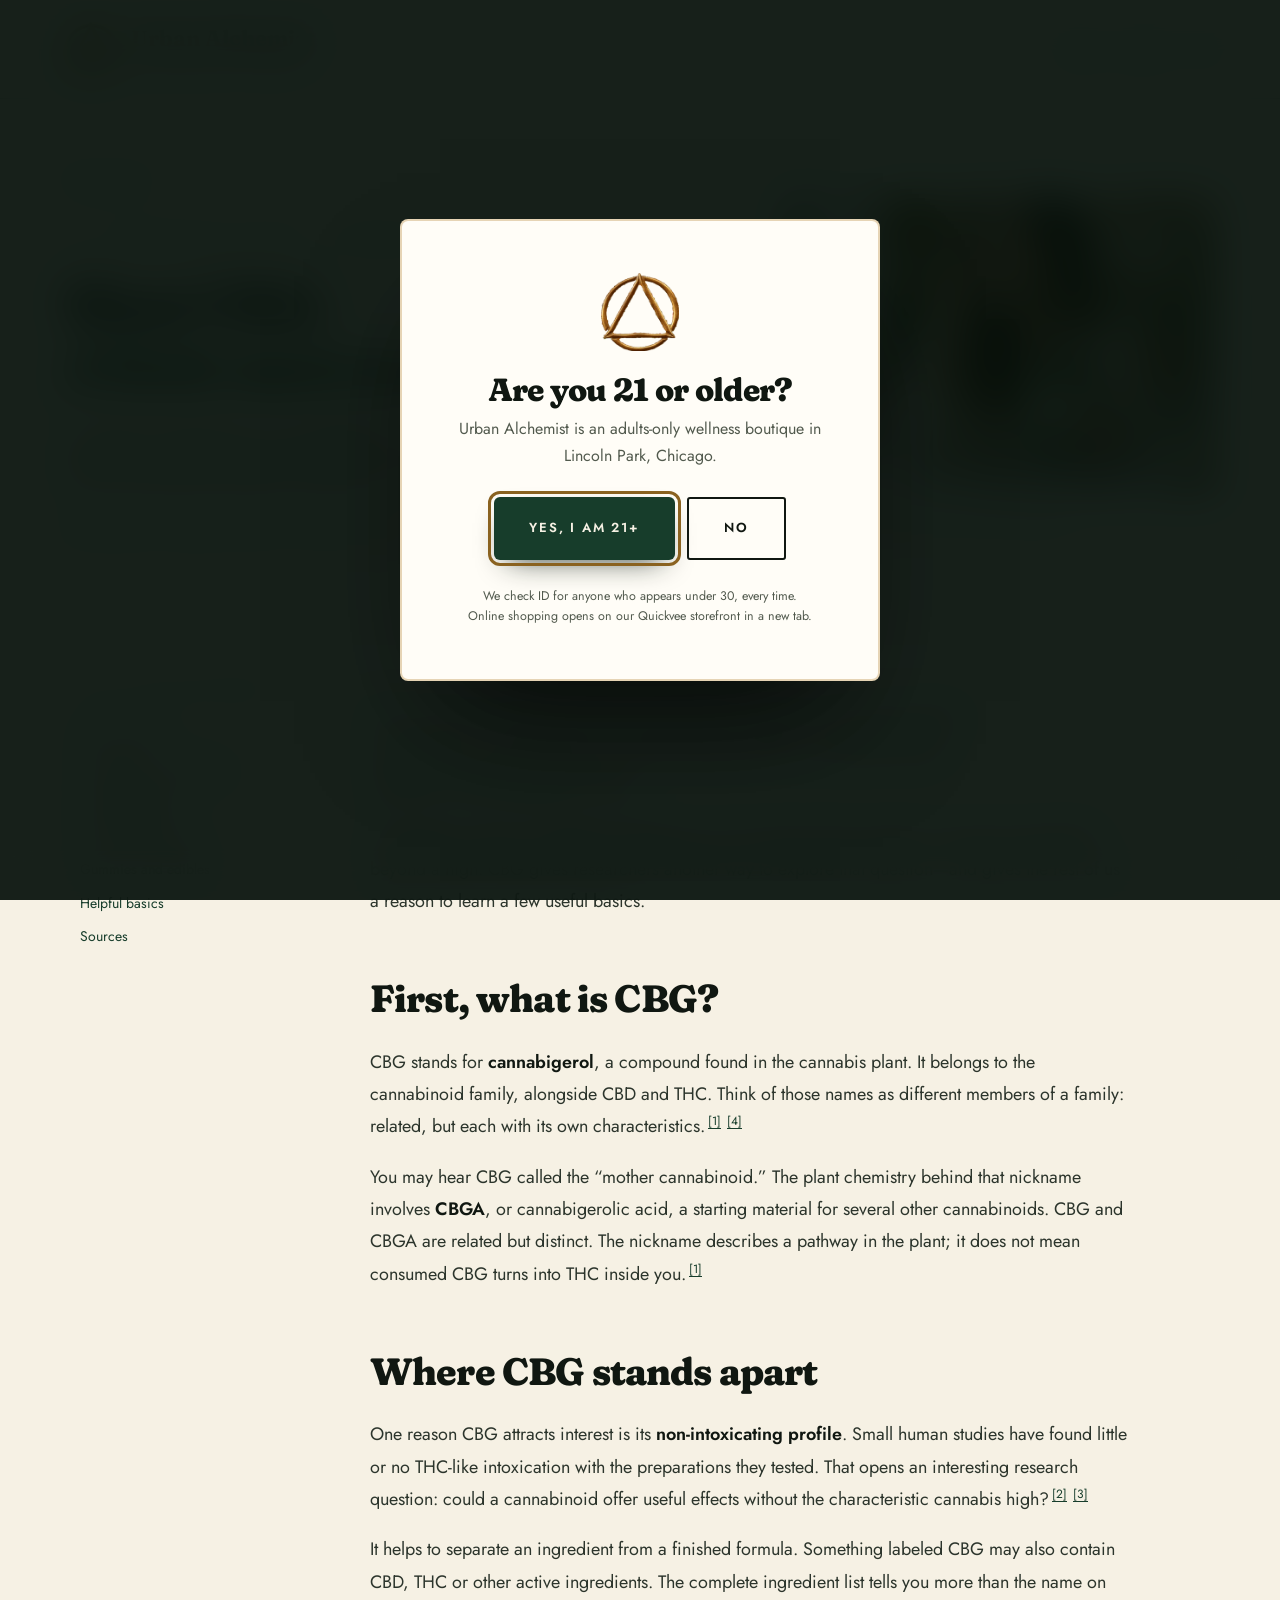
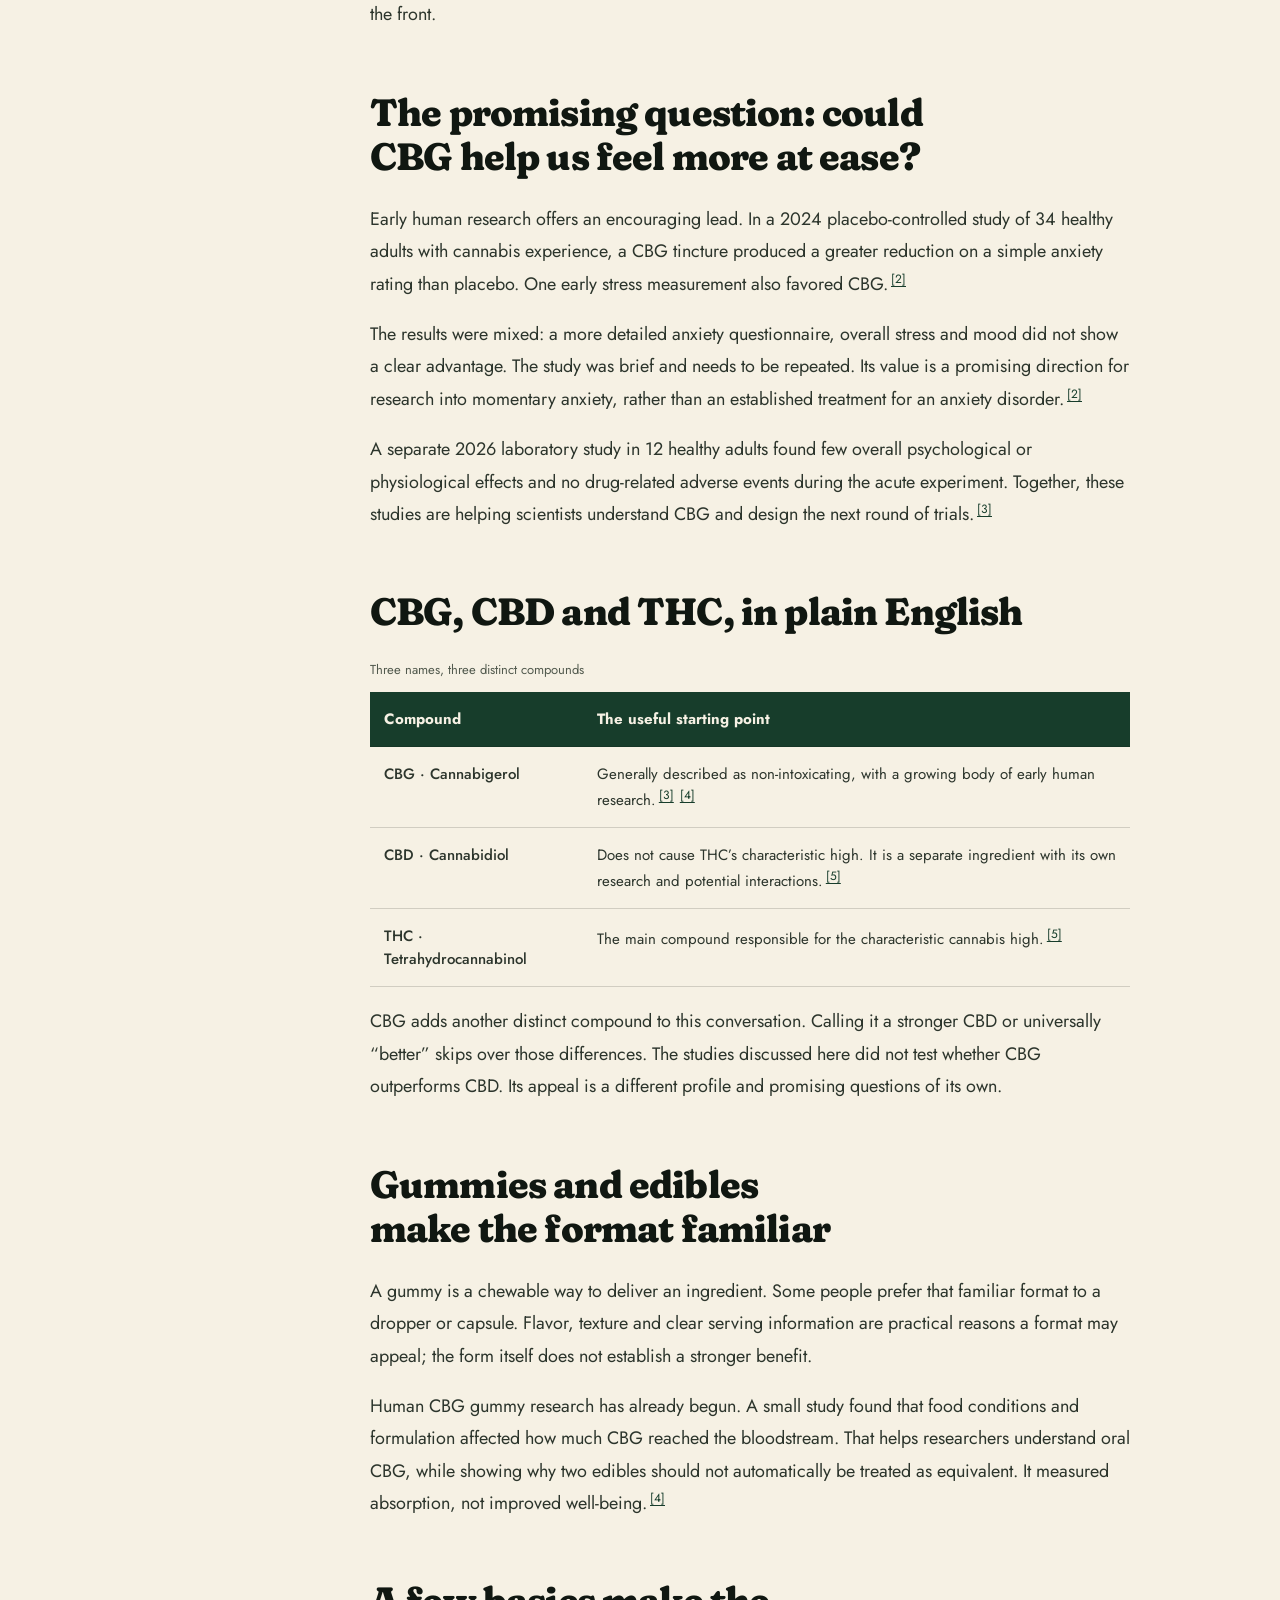
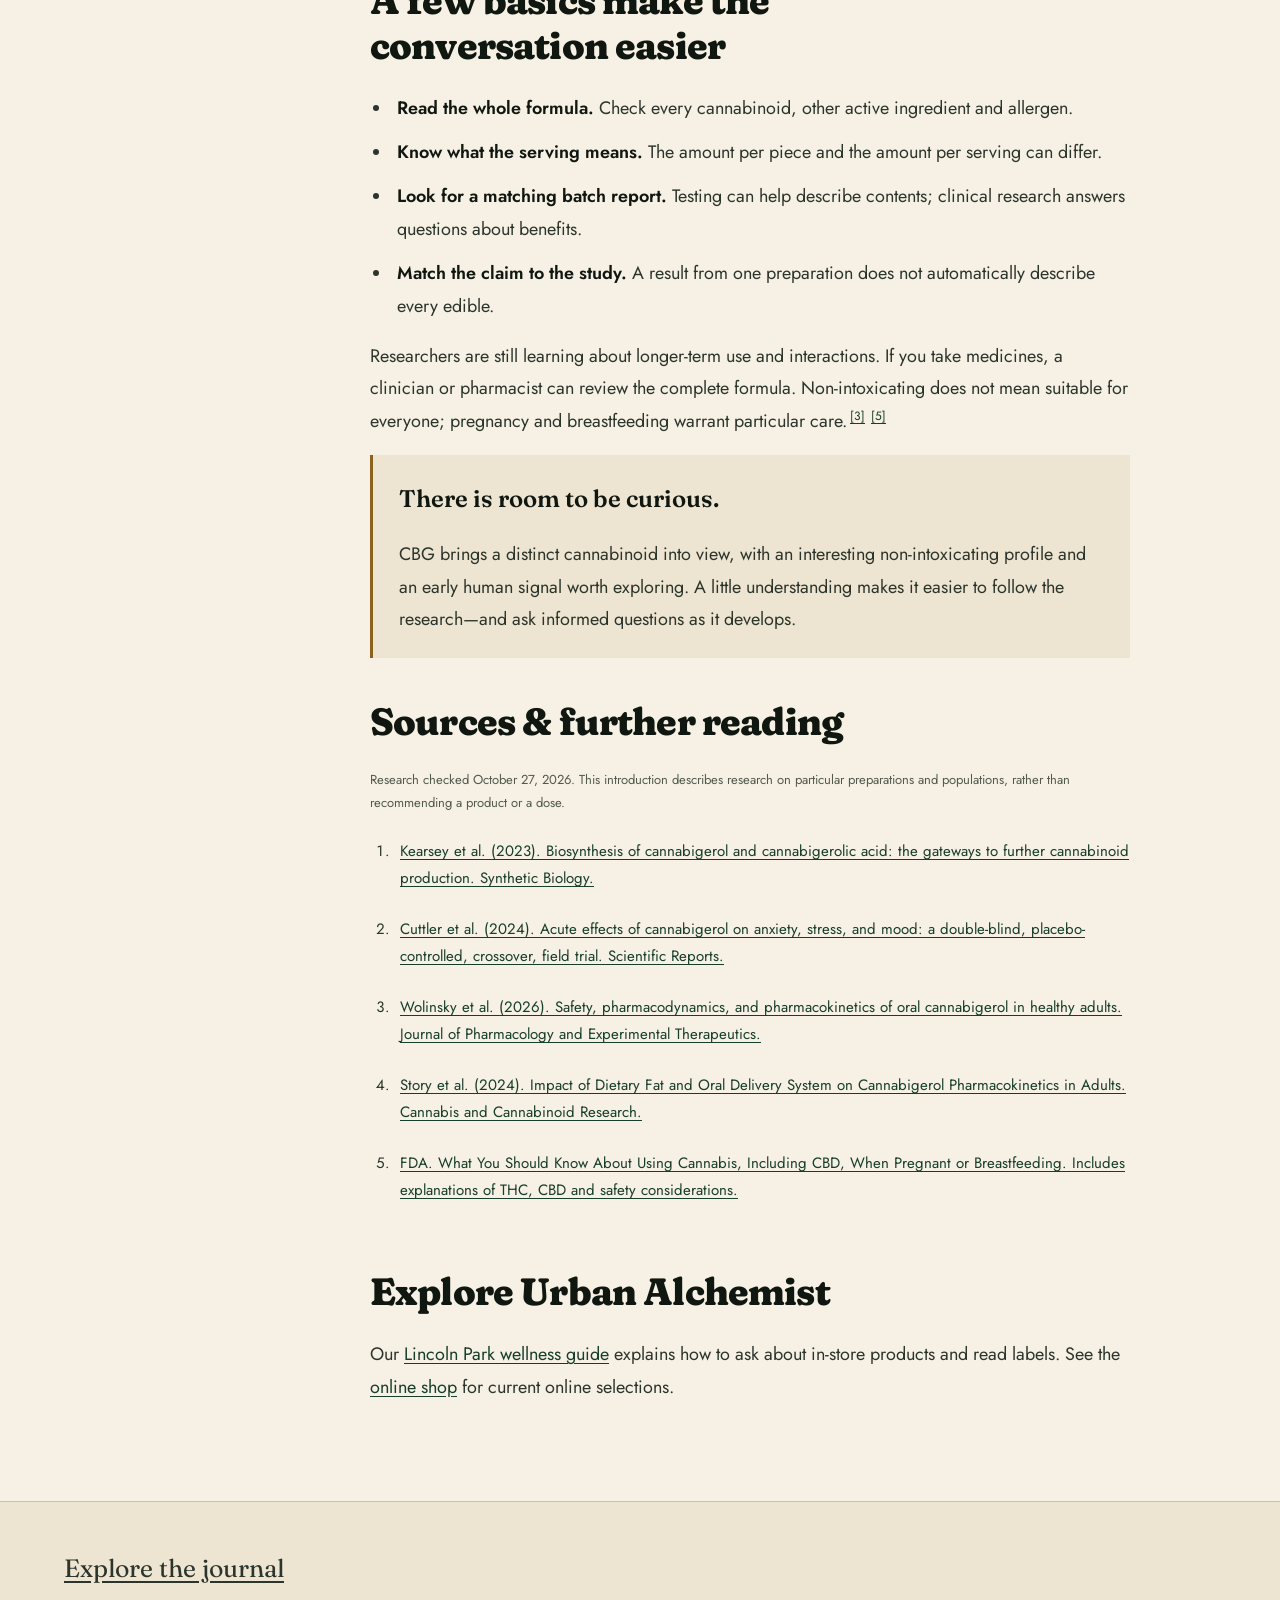
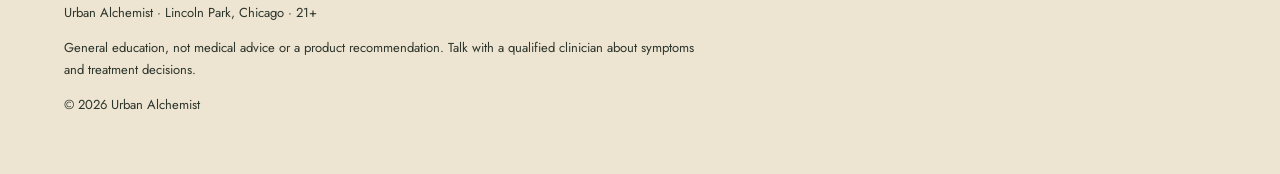
<file: blog/cbg-basics.html>
<!doctype html>
<html lang="en">
<head>
<meta charset="utf-8"><meta name="viewport" content="width=device-width, initial-scale=1">
<title>Meet CBG: A Simple Guide to Its Potential Benefits | Urban Alchemist</title>
<meta name="description" content="Get to know cannabigerol: its non-intoxicating profile, promising early human research, how it differs from CBD and THC, and gummy and edible basics.">
<link rel="canonical" href="https://www.ualincolnpark.com/blog/cbg-basics">
<meta property="og:type" content="article"><meta property="og:title" content="Meet CBG: A Simple Guide to Its Potential Benefits"><meta property="og:description" content="Get to know cannabigerol: its non-intoxicating profile, promising early human research, how it differs from CBD and THC, and gummy and edible basics."><meta property="og:url" content="https://www.ualincolnpark.com/blog/cbg-basics"><meta property="og:image" content="https://www.ualincolnpark.com/assets/cbg-lifestyle-woman-v3-20261027.png"><meta property="og:image:alt" content="AI-generated lifestyle illustration of a smiling adult woman taking a gummy from fictional CBG packaging">
<meta property="article:published_time" content="2026-10-27"><meta property="article:modified_time" content="2026-10-27"><meta name="twitter:card" content="summary_large_image">
<link rel="icon" href="/assets/urban-alchemist-logo-mark.webp"><link rel="preconnect" href="https://fonts.googleapis.com"><link rel="preconnect" href="https://fonts.gstatic.com" crossorigin><link href="https://fonts.googleapis.com/css2?family=Fraunces:ital,opsz,wght@0,9..144,600;0,9..144,700;0,9..144,800;1,9..144,600&amp;family=Jost:wght@400;500;600&amp;display=swap" rel="stylesheet"><link rel="stylesheet" href="/styles.css"><link rel="stylesheet" href="/journal.css">
<script type="application/ld+json">{"@context": "https://schema.org", "@graph": [{"@type": "BlogPosting", "@id": "https://www.ualincolnpark.com/blog/cbg-basics#article", "headline": "Meet CBG: A Simple Guide to Its Potential Benefits", "description": "Get to know cannabigerol: its non-intoxicating profile, promising early human research, how it differs from CBD and THC, and gummy and edible basics.", "datePublished": "2026-10-27", "dateModified": "2026-10-27", "author": {"@type": "Organization", "name": "Urban Alchemist", "url": "https://www.ualincolnpark.com/"}, "publisher": {"@id": "https://www.ualincolnpark.com/#store"}, "mainEntityOfPage": "https://www.ualincolnpark.com/blog/cbg-basics", "image": "https://www.ualincolnpark.com/assets/cbg-lifestyle-woman-v3-20261027.png", "citation": ["https://doi.org/10.1093/synbio/ysad010", "https://doi.org/10.1038/s41598-024-66879-0", "https://doi.org/10.1016/j.jpet.2026.104984", "https://doi.org/10.1089/can.2023.0174", "https://www.fda.gov/consumers/consumer-updates/what-you-should-know-about-using-cannabis-including-cbd-when-pregnant-or-breastfeeding"], "inLanguage": "en-US"}, {"@type": "BreadcrumbList", "itemListElement": [{"@type": "ListItem", "position": 1, "name": "Home", "item": "https://www.ualincolnpark.com/"}, {"@type": "ListItem", "position": 2, "name": "Journal", "item": "https://www.ualincolnpark.com/blog"}, {"@type": "ListItem", "position": 3, "name": "Meet CBG", "item": "https://www.ualincolnpark.com/blog/cbg-basics"}]}]}</script>
</head>
<body class="journal">
<a class="skip" href="#main">Skip to content</a>
<header class="journal-header" id="hdr"><a class="journal-brand" href="/" aria-label="Urban Alchemist home" data-track-id="a-2"><img src="/assets/urban-alchemist-logo-mark.webp" width="360" height="359" alt=""><span>Urban Alchemist<small>Lincoln Park · Chicago</small></span></a><nav aria-label="Main navigation"><a href="/" data-track-id="a-3">Home</a><a href="/blog" data-track-id="a-4">Journal</a><a href="/visit" data-track-id="a-5">Visit</a></nav></header>
<main id="main">
<div class="article-hero"><div>
<nav class="breadcrumb" aria-label="Breadcrumb"><a href="/">Home</a> / <a href="/blog">Journal</a></nav>
<p class="eyebrow">Cannabinoid science · A friendly introduction</p>
<h1 class="field-note-title">Meet CBG.<br><em>A little more to discover.</em></h1>
<p class="article-deck">A simple introduction to cannabigerol, what makes it interesting, and the potential benefits researchers are exploring.</p>
<p class="article-meta">Urban Alchemist · <time datetime="2026-10-27">October 27, 2026</time> · 5 min read · 5 sources</p>
</div><figure class="field-note-art"><img src="/assets/cbg-lifestyle-woman-v3-20261027.png" width="1536" height="1024" alt="AI-generated lifestyle illustration of a smiling adult woman taking a gummy from fictional CBG packaging" fetchpriority="high"><figcaption>AI-generated lifestyle illustration; fictional CBG packaging.</figcaption></figure></div>
<div class="article-layout">
<aside class="article-toc"><p class="eyebrow">In this field note</p><nav aria-label="Article contents"><a href="#what-is-cbg">What is CBG?</a><a href="#why-cbg">What makes it interesting</a><a href="#potential-benefits">Potential benefits</a><a href="#cbg-cbd-thc">CBG, CBD and THC</a><a href="#gummy-basics">Gummies and edibles</a><a href="#read-the-label">Helpful basics</a><a href="#sources">Sources</a></nav></aside>
<article class="article-copy" aria-label="Meet CBG: a simple guide to its potential benefits">
<p class="article-deck">You may know CBD and THC. Meet CBG: another cannabinoid with its own story, a generally non-intoxicating profile, and early human research worth getting to know.</p>
<p>The appeal is easy to understand. People are curious about what cannabis compounds might offer beyond a high. CBG gives researchers another way to explore that question—and gives the rest of us a reason to learn a few useful basics.</p>
<section aria-labelledby="what-is-cbg">
<h2 id="what-is-cbg">First, what is CBG?</h2>
<p>CBG stands for <strong>cannabigerol</strong>, a compound found in the cannabis plant. It belongs to the cannabinoid family, alongside CBD and THC. Think of those names as different members of a family: related, but each with its own characteristics.<sup class="citations"><a href="#ref-1" aria-label="Source 1">[1]</a><a href="#ref-4" aria-label="Source 4">[4]</a></sup></p>
<p>You may hear CBG called the “mother cannabinoid.” The plant chemistry behind that nickname involves <strong>CBGA</strong>, or cannabigerolic acid, a starting material for several other cannabinoids. CBG and CBGA are related but distinct. The nickname describes a pathway in the plant; it does not mean consumed CBG turns into THC inside you.<sup class="citations"><a href="#ref-1" aria-label="Source 1">[1]</a></sup></p>
</section>
<section aria-labelledby="why-cbg">
<h2 id="why-cbg">Where CBG stands apart</h2>
<p>One reason CBG attracts interest is its <strong>non-intoxicating profile</strong>. Small human studies have found little or no THC-like intoxication with the preparations they tested. That opens an interesting research question: could a cannabinoid offer useful effects without the characteristic cannabis high?<sup class="citations"><a href="#ref-2" aria-label="Source 2">[2]</a><a href="#ref-3" aria-label="Source 3">[3]</a></sup></p>
<p>It helps to separate an ingredient from a finished formula. Something labeled CBG may also contain CBD, THC or other active ingredients. The complete ingredient list tells you more than the name on the front.</p>
</section>
<section aria-labelledby="potential-benefits">
<h2 id="potential-benefits">The promising question: could CBG help us feel more at ease?</h2>
<p>Early human research offers an encouraging lead. In a 2024 placebo-controlled study of 34 healthy adults with cannabis experience, a CBG tincture produced a greater reduction on a simple anxiety rating than placebo. One early stress measurement also favored CBG.<sup class="citations"><a href="#ref-2" aria-label="Source 2">[2]</a></sup></p>
<p>The results were mixed: a more detailed anxiety questionnaire, overall stress and mood did not show a clear advantage. The study was brief and needs to be repeated. Its value is a promising direction for research into momentary anxiety, rather than an established treatment for an anxiety disorder.<sup class="citations"><a href="#ref-2" aria-label="Source 2">[2]</a></sup></p>
<p>A separate 2026 laboratory study in 12 healthy adults found few overall psychological or physiological effects and no drug-related adverse events during the acute experiment. Together, these studies are helping scientists understand CBG and design the next round of trials.<sup class="citations"><a href="#ref-3" aria-label="Source 3">[3]</a></sup></p>
</section>
<section aria-labelledby="cbg-cbd-thc">
<h2 id="cbg-cbd-thc">CBG, CBD and THC, in plain English</h2>
<div class="comparison-wrap"><table><caption>Three names, three distinct compounds</caption><thead><tr><th scope="col">Compound</th><th scope="col">The useful starting point</th></tr></thead><tbody>
<tr><th scope="row">CBG · Cannabigerol</th><td>Generally described as non-intoxicating, with a growing body of early human research.<sup class="citations"><a href="#ref-3" aria-label="Source 3">[3]</a><a href="#ref-4" aria-label="Source 4">[4]</a></sup></td></tr>
<tr><th scope="row">CBD · Cannabidiol</th><td>Does not cause THC’s characteristic high. It is a separate ingredient with its own research and potential interactions.<sup class="citations"><a href="#ref-5" aria-label="Source 5">[5]</a></sup></td></tr>
<tr><th scope="row">THC · Tetrahydrocannabinol</th><td>The main compound responsible for the characteristic cannabis high.<sup class="citations"><a href="#ref-5" aria-label="Source 5">[5]</a></sup></td></tr>
</tbody></table></div>
<p>CBG adds another distinct compound to this conversation. Calling it a stronger CBD or universally “better” skips over those differences. The studies discussed here did not test whether CBG outperforms CBD. Its appeal is a different profile and promising questions of its own.</p>
</section>
<section aria-labelledby="gummy-basics">
<h2 id="gummy-basics">Gummies and edibles make the format familiar</h2>
<p>A gummy is a chewable way to deliver an ingredient. Some people prefer that familiar format to a dropper or capsule. Flavor, texture and clear serving information are practical reasons a format may appeal; the form itself does not establish a stronger benefit.</p>
<p>Human CBG gummy research has already begun. A small study found that food conditions and formulation affected how much CBG reached the bloodstream. That helps researchers understand oral CBG, while showing why two edibles should not automatically be treated as equivalent. It measured absorption, not improved well-being.<sup class="citations"><a href="#ref-4" aria-label="Source 4">[4]</a></sup></p>
</section>
<section aria-labelledby="read-the-label">
<h2 id="read-the-label">A few basics make the conversation easier</h2>
<ul><li><strong>Read the whole formula.</strong> Check every cannabinoid, other active ingredient and allergen.</li><li><strong>Know what the serving means.</strong> The amount per piece and the amount per serving can differ.</li><li><strong>Look for a matching batch report.</strong> Testing can help describe contents; clinical research answers questions about benefits.</li><li><strong>Match the claim to the study.</strong> A result from one preparation does not automatically describe every edible.</li></ul>
<p>Researchers are still learning about longer-term use and interactions. If you take medicines, a clinician or pharmacist can review the complete formula. Non-intoxicating does not mean suitable for everyone; pregnancy and breastfeeding warrant particular care.<sup class="citations"><a href="#ref-3" aria-label="Source 3">[3]</a><a href="#ref-5" aria-label="Source 5">[5]</a></sup></p>
<div class="article-note"><strong>There is room to be curious.</strong><p>CBG brings a distinct cannabinoid into view, with an interesting non-intoxicating profile and an early human signal worth exploring. A little understanding makes it easier to follow the research—and ask informed questions as it develops.</p></div>
</section>
<section aria-labelledby="sources">
<h2 id="sources">Sources &amp; further reading</h2>
<p class="source-note">Research checked October 27, 2026. This introduction describes research on particular preparations and populations, rather than recommending a product or a dose.</p>
<ol class="references">
<li id="ref-1"><a href="https://doi.org/10.1093/synbio/ysad010">Kearsey et al. (2023). Biosynthesis of cannabigerol and cannabigerolic acid: the gateways to further cannabinoid production. Synthetic Biology.</a></li>
<li id="ref-2"><a href="https://doi.org/10.1038/s41598-024-66879-0">Cuttler et al. (2024). Acute effects of cannabigerol on anxiety, stress, and mood: a double-blind, placebo-controlled, crossover, field trial. Scientific Reports.</a></li>
<li id="ref-3"><a href="https://doi.org/10.1016/j.jpet.2026.104984">Wolinsky et al. (2026). Safety, pharmacodynamics, and pharmacokinetics of oral cannabigerol in healthy adults. Journal of Pharmacology and Experimental Therapeutics.</a></li>
<li id="ref-4"><a href="https://doi.org/10.1089/can.2023.0174">Story et al. (2024). Impact of Dietary Fat and Oral Delivery System on Cannabigerol Pharmacokinetics in Adults. Cannabis and Cannabinoid Research.</a></li>
<li id="ref-5"><a href="https://www.fda.gov/consumers/consumer-updates/what-you-should-know-about-using-cannabis-including-cbd-when-pregnant-or-breastfeeding">FDA. What You Should Know About Using Cannabis, Including CBD, When Pregnant or Breastfeeding. Includes explanations of THC, CBD and safety considerations.</a></li>
</ol>
</section>
<section><h2>Explore Urban Alchemist</h2><p>Our <a href="/wellness-apothecary-lincoln-park">Lincoln Park wellness guide</a> explains how to ask about in-store products and read labels. See the <a href="/shop">online shop</a> for current online selections.</p></section></article>


</div></main>
<footer class="journal-footer"><a href="/blog">Explore the journal</a><p>Urban Alchemist · Lincoln Park, Chicago · 21+</p><p>General education, not medical advice or a product recommendation. Talk with a qualified clinician about symptoms and treatment decisions.</p><p>© 2026 Urban Alchemist</p></footer>
<script src="/app.js" defer></script><script src="/analytics.js" defer></script>
</body></html>
</file>
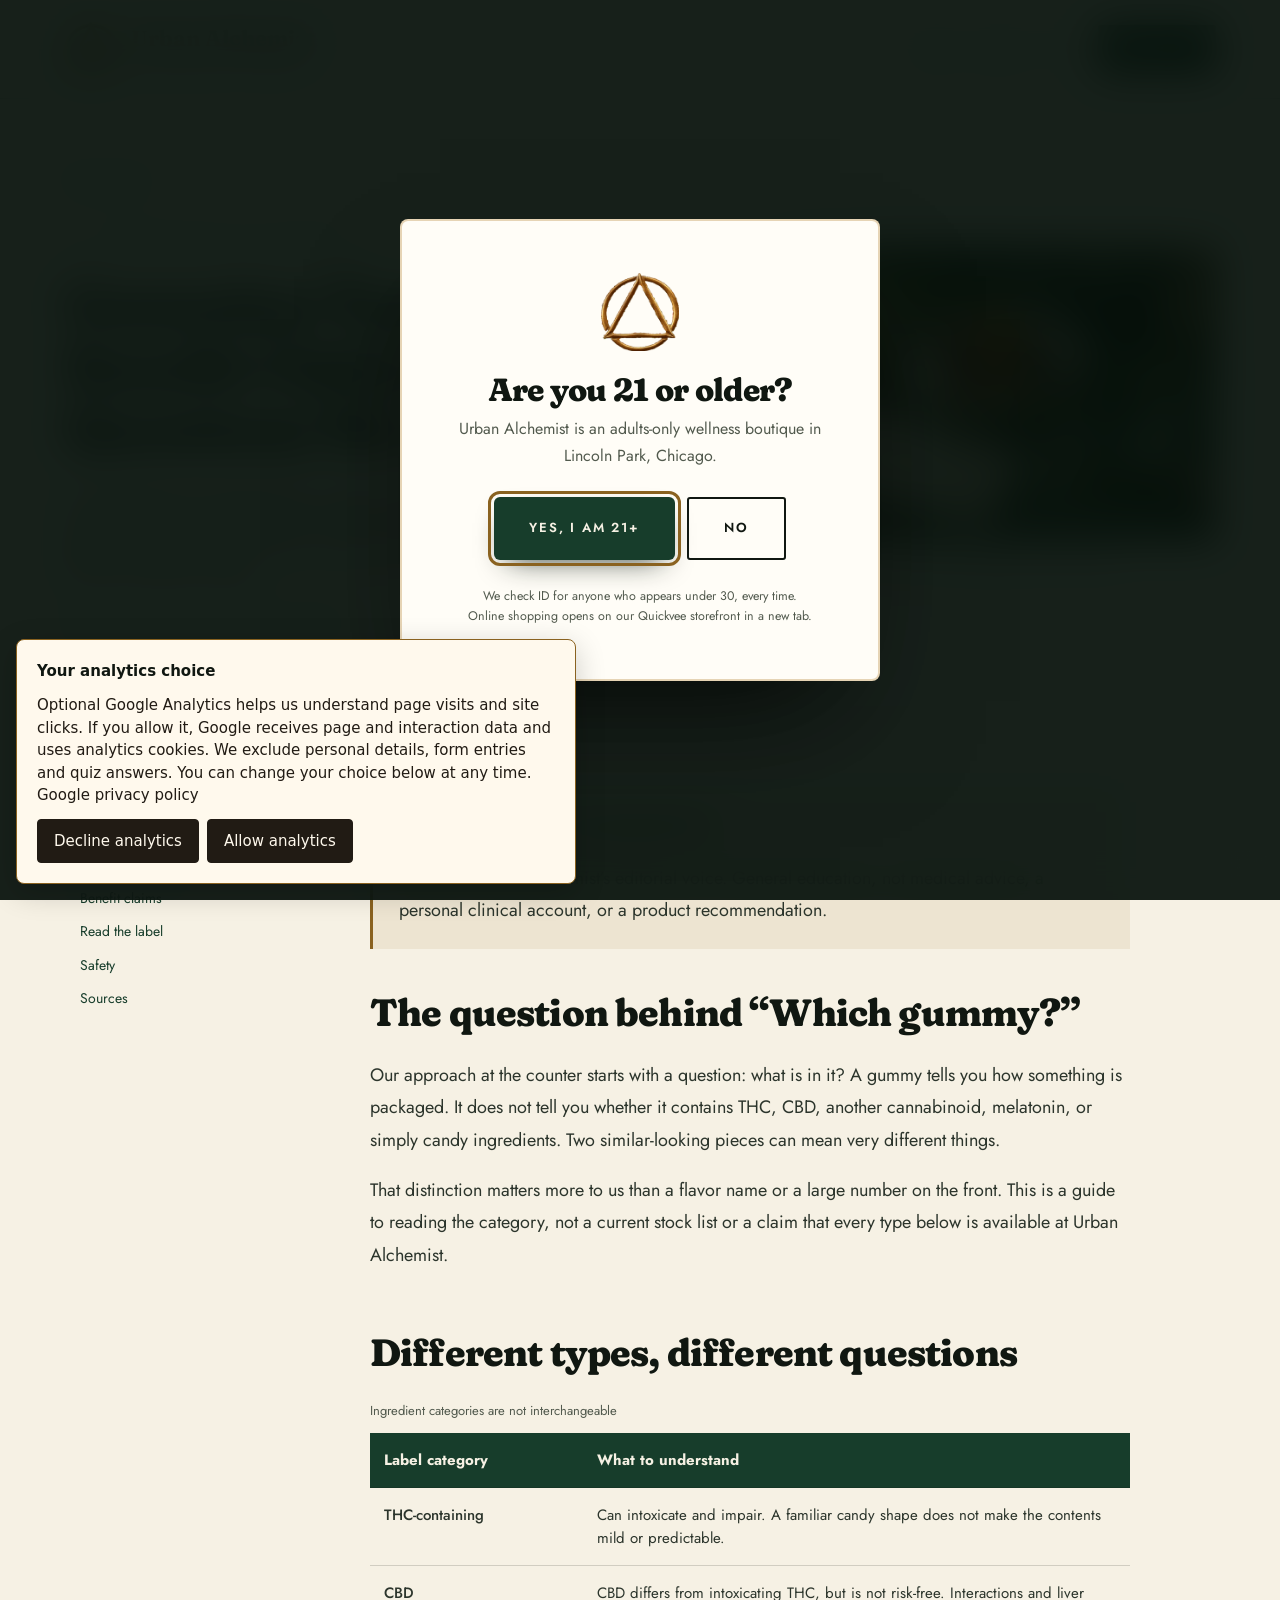
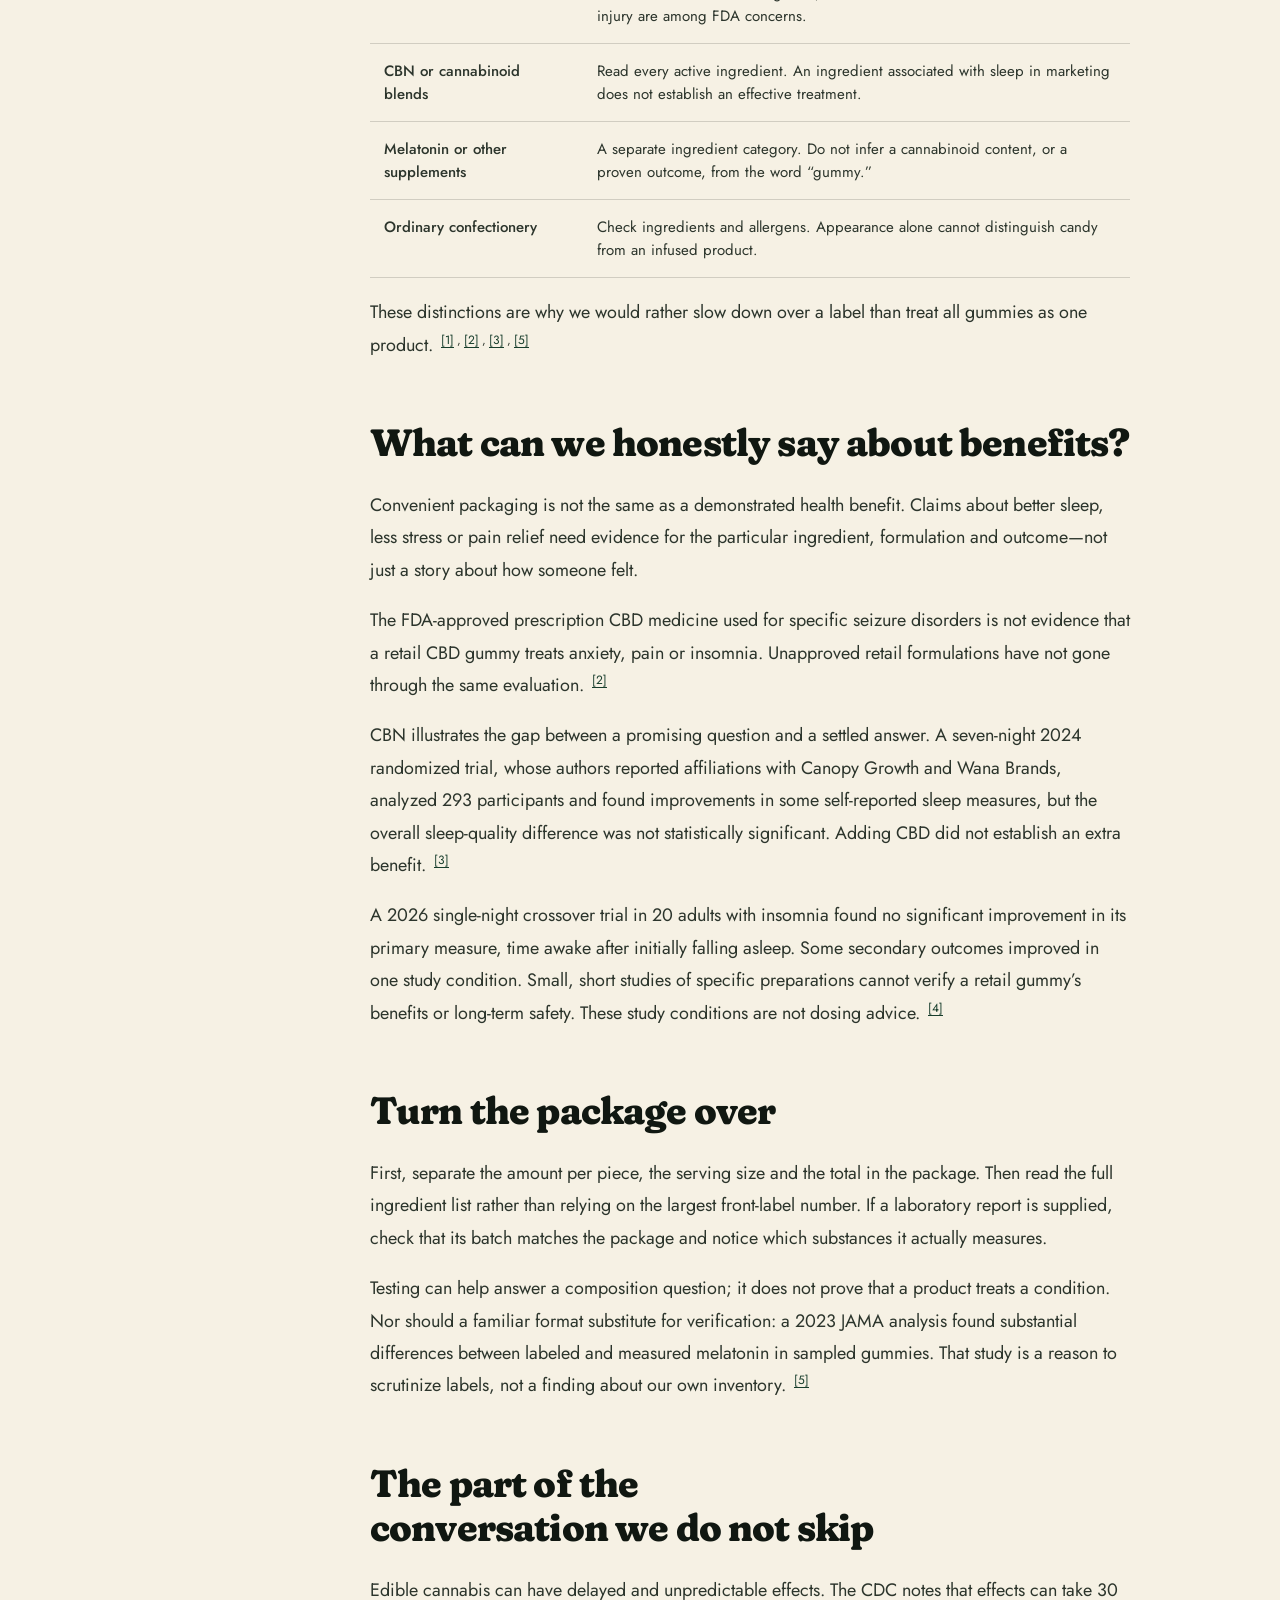
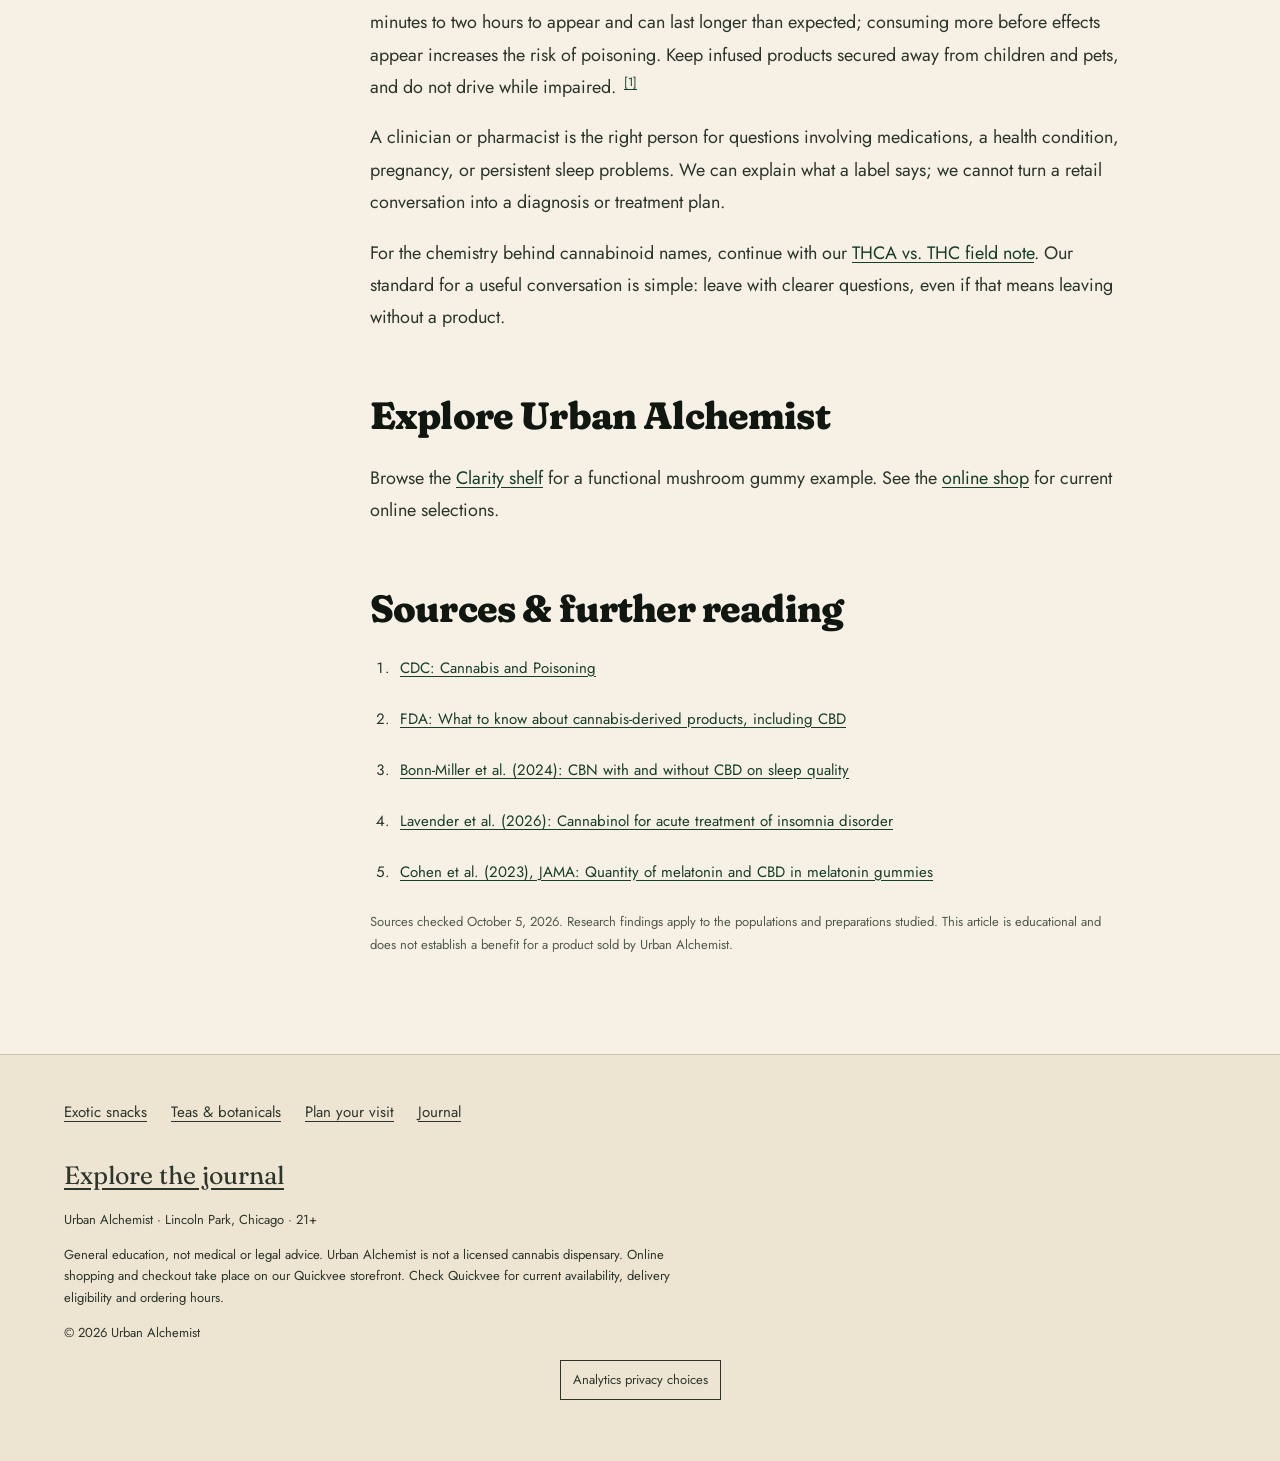
<file: blog/gummies-types-evidence.html>
<!doctype html><html lang="en"><head><meta charset="utf-8"><meta name="viewport" content="width=device-width, initial-scale=1"><title>Gummies: Types, Benefit Claims &amp; the Questions We Ask | Urban Alchemist</title><meta name="description" content="A shopkeeper’s perspective on THC, CBD, CBN and supplement gummies: what labels mean, what benefit research shows, and where evidence stops."><link rel="canonical" href="https://www.ualincolnpark.com/blog/gummies-types-evidence"><meta property="og:type" content="article"><meta property="og:title" content="Gummies: Types, Benefit Claims &amp; the Questions We Ask"><meta property="og:description" content="A shopkeeper’s perspective on THC, CBD, CBN and supplement gummies: what labels mean, what benefit research shows, and where evidence stops."><meta property="og:url" content="https://www.ualincolnpark.com/blog/gummies-types-evidence"><meta property="og:image" content="https://www.ualincolnpark.com/assets/gummies-editorial-v1.webp"><meta name="twitter:card" content="summary_large_image"><link rel="icon" href="/assets/urban-alchemist-logo-mark.webp"><link rel="preconnect" href="https://fonts.googleapis.com"><link rel="preconnect" href="https://fonts.gstatic.com" crossorigin><link href="https://fonts.googleapis.com/css2?family=Fraunces:ital,opsz,wght@0,9..144,600;0,9..144,700;0,9..144,800;1,9..144,600&amp;family=Jost:wght@400;500;600&amp;display=swap" rel="stylesheet"><link rel="stylesheet" href="/styles.css"><link rel="stylesheet" href="/journal.css"><script type="application/ld+json">{"@context": "https://schema.org", "@graph": [{"@type": "BlogPosting", "@id": "https://www.ualincolnpark.com/blog/gummies-types-evidence#article", "headline": "Gummies: Types, Benefit Claims & the Questions We Ask", "description": "A shopkeeper\u2019s perspective on THC, CBD, CBN and supplement gummies: what labels mean, what benefit research shows, and where evidence stops.", "datePublished": "2026-10-05", "dateModified": "2026-10-07", "author": {"@type": "Organization", "name": "Urban Alchemist", "url": "https://www.ualincolnpark.com/"}, "publisher": {"@id": "https://www.ualincolnpark.com/#store"}, "mainEntityOfPage": "https://www.ualincolnpark.com/blog/gummies-types-evidence", "image": "https://www.ualincolnpark.com/assets/gummies-editorial-v1.webp", "citation": ["https://www.cdc.gov/cannabis/health-effects/poisoning.html", "https://www.fda.gov/consumers/consumer-updates/what-you-need-know-and-what-were-working-find-out-about-products-containing-cannabis-or-cannabis", "https://pubmed.ncbi.nlm.nih.gov/37796540/", "https://pubmed.ncbi.nlm.nih.gov/41698831/", "https://pmc.ncbi.nlm.nih.gov/articles/PMC10130950/"]}, {"@type": "BreadcrumbList", "itemListElement": [{"@type": "ListItem", "position": 1, "name": "Home", "item": "https://www.ualincolnpark.com/"}, {"@type": "ListItem", "position": 2, "name": "Journal", "item": "https://www.ualincolnpark.com/blog"}, {"@type": "ListItem", "position": 3, "name": "Gummies: Types, Benefit Claims & the Questions We Ask", "item": "https://www.ualincolnpark.com/blog/gummies-types-evidence"}]}]}</script></head><body class="journal"><a class="skip" href="#main" data-track-id="a-1">Skip to content</a><header class="journal-header" id="hdr"><a class="journal-brand" href="/" aria-label="Urban Alchemist home" data-track-id="a-2"><img src="/assets/urban-alchemist-logo-mark.webp" width="360" height="359" alt=""><span>Urban Alchemist<small>Lincoln Park · Chicago</small></span></a><nav aria-label="Main navigation"><a href="/" data-track-id="a-3">Home</a><a href="/blog" data-track-id="a-4">Journal</a><a href="/visit" data-track-id="a-5">Visit</a><a class="journal-shop" href="https://quickvee.com/merchant/SYE2217487IL?category=Snacks&amp;orderMethod=delivery&amp;categoryId=106635&amp;isSideBarFilter=true" target="_blank" rel="noopener noreferrer" aria-label="Shop now on Quickvee (opens in a new tab)" title="Quickvee opens in a new tab. Switch back to this tab to return." data-track-id="shop-header">Shop now <span aria-hidden="true">↗</span></a></nav></header><main id="main"><div class="article-hero"><div><nav class="breadcrumb" aria-label="Breadcrumb"><a href="/" data-track-id="a-6">Home</a> / <a href="/blog" data-track-id="a-7">Journal</a></nav><p class="eyebrow">From behind the counter</p><h1 class="field-note-title">Gummies: Types, Benefit Claims &amp; the Questions We Ask</h1><p class="article-deck">A shopkeeper’s perspective on THC, CBD, CBN and supplement gummies: what labels mean, what benefit research shows, and where evidence stops.</p><p class="article-meta">Urban Alchemist · October 5, 2026 · 6 min read</p></div><figure class="field-note-art"><img src="/assets/gummies-editorial-v1.webp" width="1536" height="1024" alt="Editorial still life of gummies, a blank ingredient card and magnifying glass"><figcaption>AI-created editorial illustration; not a photograph of store inventory.</figcaption></figure></div><div class="article-layout"><aside class="article-toc"><p class="eyebrow">In this field note</p><nav aria-label="Article contents"><a href="#counter" data-track-id="a-8">Behind the counter</a><a href="#types" data-track-id="a-9">Types of gummies</a><a href="#benefits" data-track-id="a-10">Benefit claims</a><a href="#label" data-track-id="a-11">Read the label</a><a href="#safety" data-track-id="a-12">Safety</a><a href="#sources" data-track-id="a-13">Sources</a></nav></aside><article class="article-copy"><div class="article-note"><strong>A shopkeeper’s perspective</strong><p>Written in Urban Alchemist’s editorial voice. General education, not medical advice, a personal clinical account, or a product recommendation.</p></div><section id="counter"><h2>The question behind “Which gummy?”</h2><p>Our approach at the counter starts with a question: what is in it? A gummy tells you how something is packaged. It does not tell you whether it contains THC, CBD, another cannabinoid, melatonin, or simply candy ingredients. Two similar-looking pieces can mean very different things.</p><p>That distinction matters more to us than a flavor name or a large number on the front. This is a guide to reading the category, not a current stock list or a claim that every type below is available at Urban Alchemist.</p></section><section id="types"><h2>Different types, different questions</h2><div class="comparison-wrap"><table><caption>Ingredient categories are not interchangeable</caption><thead><tr><th>Label category</th><th>What to understand</th></tr></thead><tbody><tr><th>THC-containing</th><td>Can intoxicate and impair. A familiar candy shape does not make the contents mild or predictable.</td></tr><tr><th>CBD</th><td>CBD differs from intoxicating THC, but is not risk-free. Interactions and liver injury are among FDA concerns.</td></tr><tr><th>CBN or cannabinoid blends</th><td>Read every active ingredient. An ingredient associated with sleep in marketing does not establish an effective treatment.</td></tr><tr><th>Melatonin or other supplements</th><td>A separate ingredient category. Do not infer a cannabinoid content, or a proven outcome, from the word “gummy.”</td></tr><tr><th>Ordinary confectionery</th><td>Check ingredients and allergens. Appearance alone cannot distinguish candy from an infused product.</td></tr></tbody></table></div><p>These distinctions are why we would rather slow down over a label than treat all gummies as one product. <sup class="citations"><a href="#ref-1" aria-label="Source 1" data-track-id="a-14">[1]</a>,<a href="#ref-2" aria-label="Source 2" data-track-id="a-15">[2]</a>,<a href="#ref-3" aria-label="Source 3" data-track-id="a-16">[3]</a>,<a href="#ref-5" aria-label="Source 5" data-track-id="a-17">[5]</a></sup></p></section><section id="benefits"><h2>What can we honestly say about benefits?</h2><p>Convenient packaging is not the same as a demonstrated health benefit. Claims about better sleep, less stress or pain relief need evidence for the particular ingredient, formulation and outcome—not just a story about how someone felt.</p><p>The FDA-approved prescription CBD medicine used for specific seizure disorders is not evidence that a retail CBD gummy treats anxiety, pain or insomnia. Unapproved retail formulations have not gone through the same evaluation. <sup class="citations"><a href="#ref-2" aria-label="Source 2" data-track-id="a-18">[2]</a></sup></p><p>CBN illustrates the gap between a promising question and a settled answer. A seven-night 2024 randomized trial, whose authors reported affiliations with Canopy Growth and Wana Brands, analyzed 293 participants and found improvements in some self-reported sleep measures, but the overall sleep-quality difference was not statistically significant. Adding CBD did not establish an extra benefit. <sup class="citations"><a href="#ref-3" aria-label="Source 3" data-track-id="a-19">[3]</a></sup></p><p>A 2026 single-night crossover trial in 20 adults with insomnia found no significant improvement in its primary measure, time awake after initially falling asleep. Some secondary outcomes improved in one study condition. Small, short studies of specific preparations cannot verify a retail gummy’s benefits or long-term safety. These study conditions are not dosing advice. <sup class="citations"><a href="#ref-4" aria-label="Source 4" data-track-id="a-20">[4]</a></sup></p></section><section id="label"><h2>Turn the package over</h2><p>First, separate the amount per piece, the serving size and the total in the package. Then read the full ingredient list rather than relying on the largest front-label number. If a laboratory report is supplied, check that its batch matches the package and notice which substances it actually measures.</p><p>Testing can help answer a composition question; it does not prove that a product treats a condition. Nor should a familiar format substitute for verification: a 2023 JAMA analysis found substantial differences between labeled and measured melatonin in sampled gummies. That study is a reason to scrutinize labels, not a finding about our own inventory. <sup class="citations"><a href="#ref-5" aria-label="Source 5" data-track-id="a-21">[5]</a></sup></p></section><section id="safety"><h2>The part of the conversation we do not skip</h2><p>Edible cannabis can have delayed and unpredictable effects. The CDC notes that effects can take 30 minutes to two hours to appear and can last longer than expected; consuming more before effects appear increases the risk of poisoning. Keep infused products secured away from children and pets, and do not drive while impaired. <sup class="citations"><a href="#ref-1" aria-label="Source 1" data-track-id="a-22">[1]</a></sup></p><p>A clinician or pharmacist is the right person for questions involving medications, a health condition, pregnancy, or persistent sleep problems. We can explain what a label says; we cannot turn a retail conversation into a diagnosis or treatment plan.</p><p>For the chemistry behind cannabinoid names, continue with our <a href="/blog/thca-vs-thc" data-track-id="a-23">THCA vs. THC field note</a>. Our standard for a useful conversation is simple: leave with clearer questions, even if that means leaving without a product.</p></section><section><h2>Explore Urban Alchemist</h2><p>Browse the <a href="/shop?feeling=clarity">Clarity shelf</a> for a functional mushroom gummy example. See the <a href="/shop">online shop</a> for current online selections.</p></section><section id="sources"><h2>Sources &amp; further reading</h2><ol class="references"><li id="ref-1"><a href="https://www.cdc.gov/cannabis/health-effects/poisoning.html" target="_blank" rel="noopener" data-track-id="a-24">CDC: Cannabis and Poisoning</a></li><li id="ref-2"><a href="https://www.fda.gov/consumers/consumer-updates/what-you-need-know-and-what-were-working-find-out-about-products-containing-cannabis-or-cannabis" target="_blank" rel="noopener" data-track-id="a-25">FDA: What to know about cannabis-derived products, including CBD</a></li><li id="ref-3"><a href="https://pubmed.ncbi.nlm.nih.gov/37796540/" target="_blank" rel="noopener" data-track-id="a-26">Bonn-Miller et al. (2024): CBN with and without CBD on sleep quality</a></li><li id="ref-4"><a href="https://pubmed.ncbi.nlm.nih.gov/41698831/" target="_blank" rel="noopener" data-track-id="a-27">Lavender et al. (2026): Cannabinol for acute treatment of insomnia disorder</a></li><li id="ref-5"><a href="https://pmc.ncbi.nlm.nih.gov/articles/PMC10130950/" target="_blank" rel="noopener" data-track-id="a-28">Cohen et al. (2023), JAMA: Quantity of melatonin and CBD in melatonin gummies</a></li></ol><p class="source-note">Sources checked October 5, 2026. Research findings apply to the populations and preparations studied. This article is educational and does not establish a benefit for a product sold by Urban Alchemist.</p></section></article></div></main><footer class="journal-footer"><nav class="discovery-links" aria-label="Explore Urban Alchemist"><a href="/exotic-snacks-lincoln-park" data-track-id="a-29">Exotic snacks</a><a href="/wellness-apothecary-lincoln-park" data-track-id="a-30">Teas &amp; botanicals</a><a href="/visit" data-track-id="a-31">Plan your visit</a><a href="/blog" data-track-id="a-32">Journal</a></nav><a href="/blog" data-track-id="a-33">Explore the journal</a><p>Urban Alchemist · Lincoln Park, Chicago · 21+</p><p>General education, not medical or legal advice. Urban Alchemist is not a licensed cannabis dispensary. Online shopping and checkout take place on our Quickvee storefront. Check Quickvee for current availability, delivery eligibility and ordering hours.</p><p>© 2026 Urban Alchemist</p></footer><script src="/app.js" defer></script><script src="/analytics.js" defer></script>
</body></html>
</file>
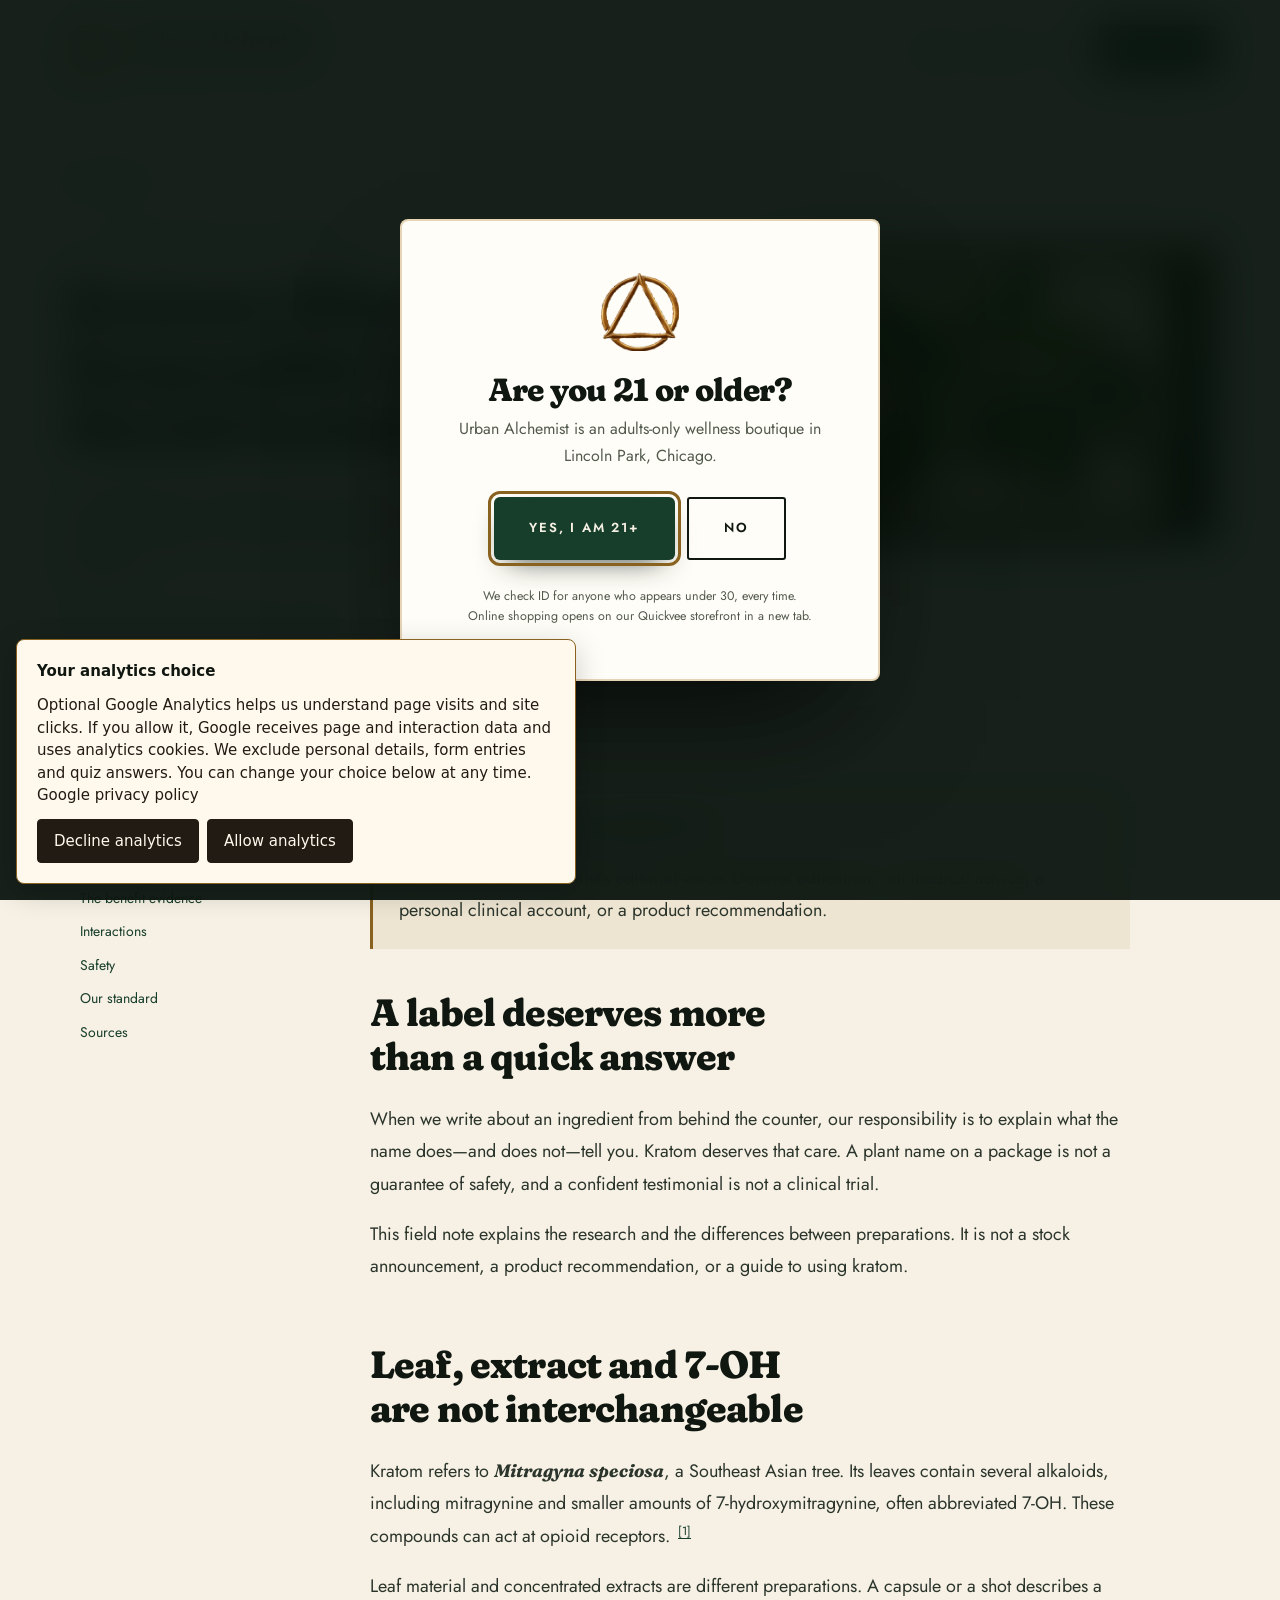
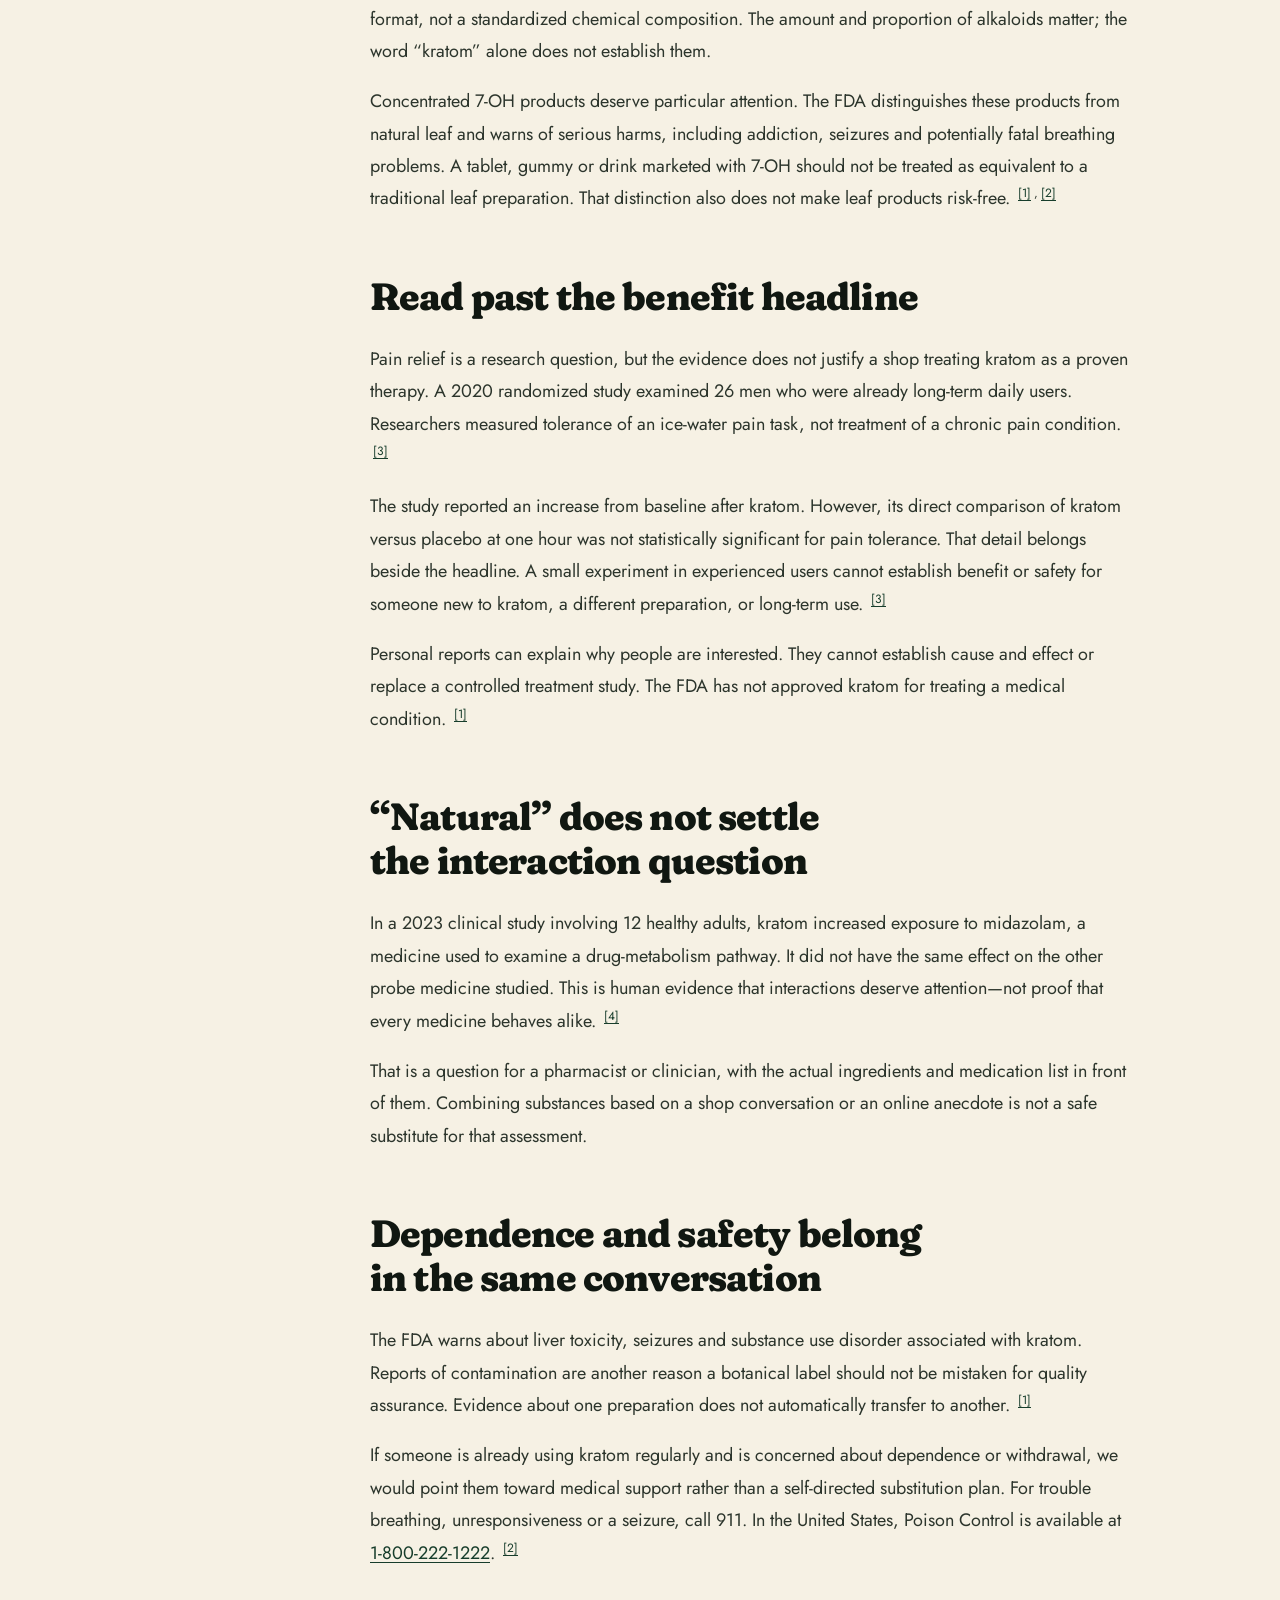
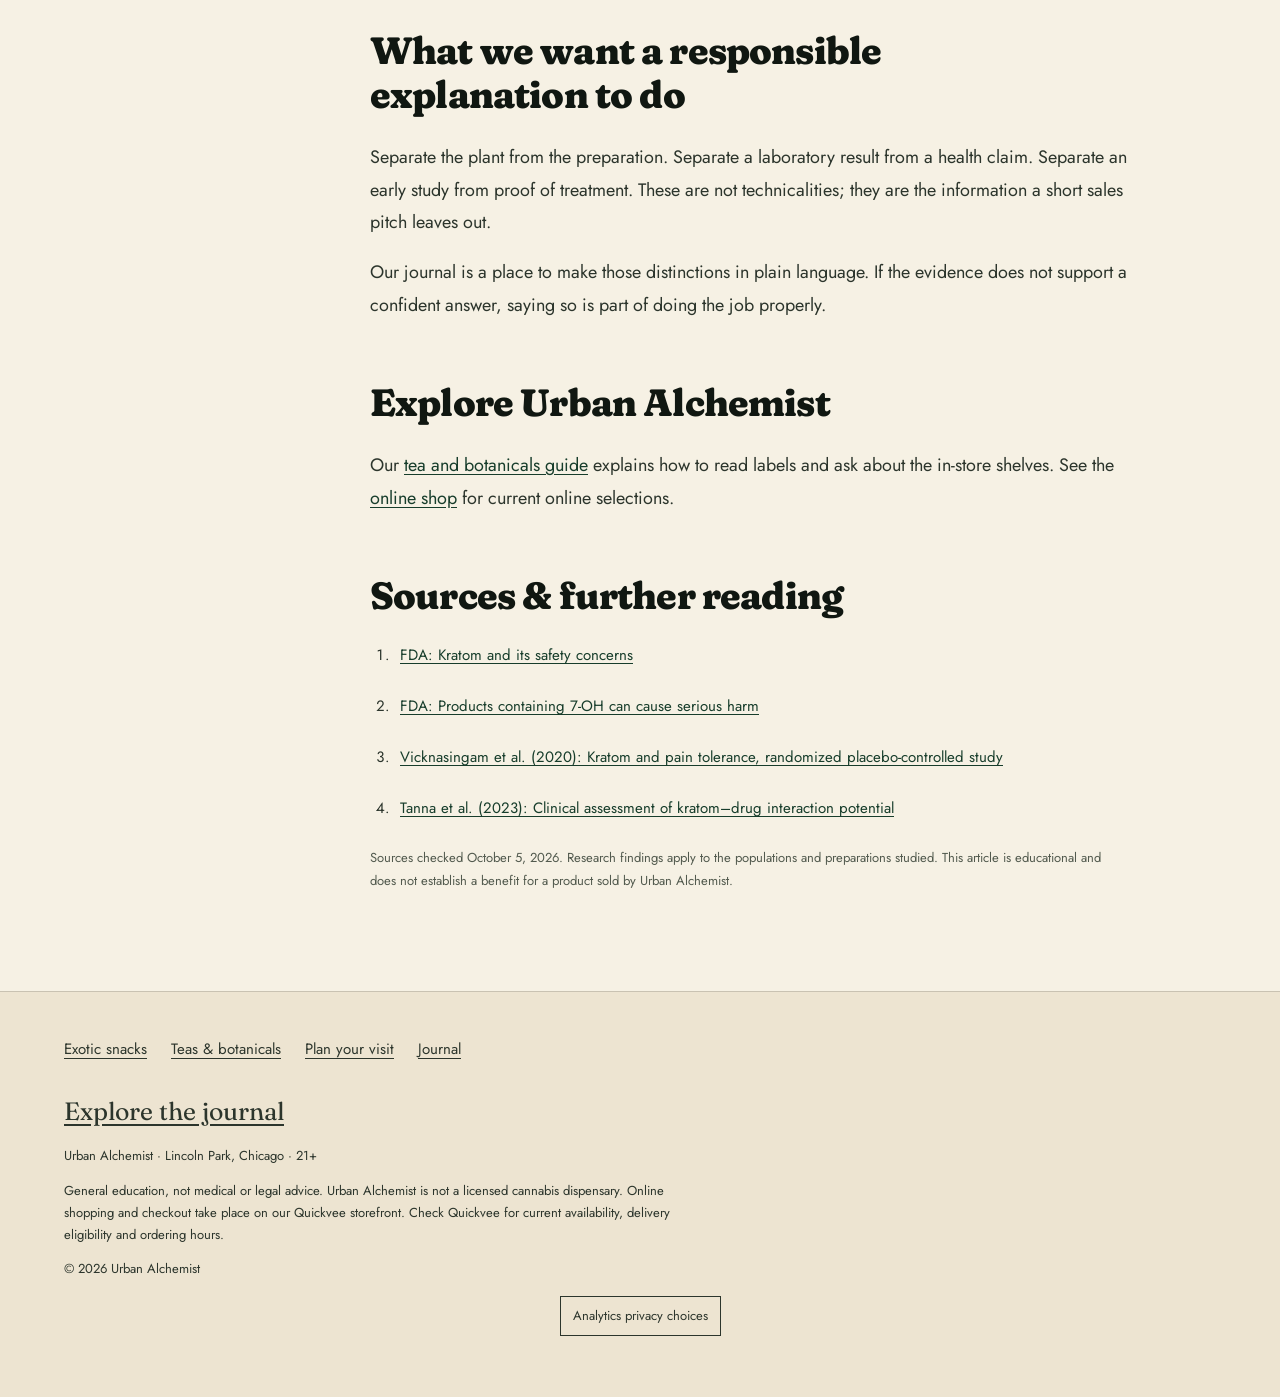
<file: blog/kratom-evidence-risks.html>
<!doctype html><html lang="en"><head><meta charset="utf-8"><meta name="viewport" content="width=device-width, initial-scale=1"><title>Kratom: What We Think a Responsible Conversation Should Include | Urban Alchemist</title><meta name="description" content="A shopkeeper’s perspective on kratom leaf, extracts and 7-OH, with primary research, evidence limitations, interactions and safety concerns."><link rel="canonical" href="https://www.ualincolnpark.com/blog/kratom-evidence-risks"><meta property="og:type" content="article"><meta property="og:title" content="Kratom: What We Think a Responsible Conversation Should Include"><meta property="og:description" content="A shopkeeper’s perspective on kratom leaf, extracts and 7-OH, with primary research, evidence limitations, interactions and safety concerns."><meta property="og:url" content="https://www.ualincolnpark.com/blog/kratom-evidence-risks"><meta property="og:image" content="https://www.ualincolnpark.com/assets/kratom-editorial-v1.webp"><meta name="twitter:card" content="summary_large_image"><link rel="icon" href="/assets/urban-alchemist-logo-mark.webp"><link rel="preconnect" href="https://fonts.googleapis.com"><link rel="preconnect" href="https://fonts.gstatic.com" crossorigin><link href="https://fonts.googleapis.com/css2?family=Fraunces:ital,opsz,wght@0,9..144,600;0,9..144,700;0,9..144,800;1,9..144,600&amp;family=Jost:wght@400;500;600&amp;display=swap" rel="stylesheet"><link rel="stylesheet" href="/styles.css"><link rel="stylesheet" href="/journal.css"><script type="application/ld+json">{"@context": "https://schema.org", "@graph": [{"@type": "BlogPosting", "@id": "https://www.ualincolnpark.com/blog/kratom-evidence-risks#article", "headline": "Kratom: What We Think a Responsible Conversation Should Include", "description": "A shopkeeper\u2019s perspective on kratom leaf, extracts and 7-OH, with primary research, evidence limitations, interactions and safety concerns.", "datePublished": "2026-10-05", "dateModified": "2026-10-07", "author": {"@type": "Organization", "name": "Urban Alchemist", "url": "https://www.ualincolnpark.com/"}, "publisher": {"@id": "https://www.ualincolnpark.com/#store"}, "mainEntityOfPage": "https://www.ualincolnpark.com/blog/kratom-evidence-risks", "image": "https://www.ualincolnpark.com/assets/kratom-editorial-v1.webp", "citation": ["https://www.fda.gov/news-events/public-health-focus/fda-and-kratom", "https://www.fda.gov/consumers/consumer-updates/products-containing-7-oh-can-cause-serious-harm", "https://pmc.ncbi.nlm.nih.gov/articles/PMC7309661/", "https://pubmed.ncbi.nlm.nih.gov/36924284/"]}, {"@type": "BreadcrumbList", "itemListElement": [{"@type": "ListItem", "position": 1, "name": "Home", "item": "https://www.ualincolnpark.com/"}, {"@type": "ListItem", "position": 2, "name": "Journal", "item": "https://www.ualincolnpark.com/blog"}, {"@type": "ListItem", "position": 3, "name": "Kratom: What We Think a Responsible Conversation Should Include", "item": "https://www.ualincolnpark.com/blog/kratom-evidence-risks"}]}]}</script></head><body class="journal"><a class="skip" href="#main" data-track-id="a-1">Skip to content</a><header class="journal-header" id="hdr"><a class="journal-brand" href="/" aria-label="Urban Alchemist home" data-track-id="a-2"><img src="/assets/urban-alchemist-logo-mark.webp" width="360" height="359" alt=""><span>Urban Alchemist<small>Lincoln Park · Chicago</small></span></a><nav aria-label="Main navigation"><a href="/" data-track-id="a-3">Home</a><a href="/blog" data-track-id="a-4">Journal</a><a href="/visit" data-track-id="a-5">Visit</a><a class="journal-shop" href="https://quickvee.com/merchant/SYE2217487IL?category=Snacks&amp;orderMethod=delivery&amp;categoryId=106635&amp;isSideBarFilter=true" target="_blank" rel="noopener noreferrer" aria-label="Shop now on Quickvee (opens in a new tab)" title="Quickvee opens in a new tab. Switch back to this tab to return." data-track-id="shop-header">Shop now <span aria-hidden="true">↗</span></a></nav></header><main id="main"><div class="article-hero"><div><nav class="breadcrumb" aria-label="Breadcrumb"><a href="/" data-track-id="a-6">Home</a> / <a href="/blog" data-track-id="a-7">Journal</a></nav><p class="eyebrow">From behind the counter</p><h1 class="field-note-title">Kratom: What We Think a Responsible Conversation Should Include</h1><p class="article-deck">A shopkeeper’s perspective on kratom leaf, extracts and 7-OH, with primary research, evidence limitations, interactions and safety concerns.</p><p class="article-meta">Urban Alchemist · October 5, 2026 · 6 min read</p></div><figure class="field-note-art"><img src="/assets/kratom-editorial-v1.webp" width="1536" height="1024" alt="Botanical editorial illustration of kratom leaves with a magnifying glass"><figcaption>AI-created editorial illustration; not a photograph of store inventory.</figcaption></figure></div><div class="article-layout"><aside class="article-toc"><p class="eyebrow">In this field note</p><nav aria-label="Article contents"><a href="#counter" data-track-id="a-8">Behind the counter</a><a href="#forms" data-track-id="a-9">Different preparations</a><a href="#evidence" data-track-id="a-10">The benefit evidence</a><a href="#interactions" data-track-id="a-11">Interactions</a><a href="#risks" data-track-id="a-12">Safety</a><a href="#standard" data-track-id="a-13">Our standard</a><a href="#sources" data-track-id="a-14">Sources</a></nav></aside><article class="article-copy"><div class="article-note"><strong>A shopkeeper’s perspective</strong><p>Written in Urban Alchemist’s editorial voice. General education, not medical advice, a personal clinical account, or a product recommendation.</p></div><section id="counter"><h2>A label deserves more than a quick answer</h2><p>When we write about an ingredient from behind the counter, our responsibility is to explain what the name does—and does not—tell you. Kratom deserves that care. A plant name on a package is not a guarantee of safety, and a confident testimonial is not a clinical trial.</p><p>This field note explains the research and the differences between preparations. It is not a stock announcement, a product recommendation, or a guide to using kratom.</p></section><section id="forms"><h2>Leaf, extract and 7-OH are not interchangeable</h2><p>Kratom refers to <em>Mitragyna speciosa</em>, a Southeast Asian tree. Its leaves contain several alkaloids, including mitragynine and smaller amounts of 7-hydroxymitragynine, often abbreviated 7-OH. These compounds can act at opioid receptors. <sup class="citations"><a href="#ref-1" aria-label="Source 1" data-track-id="a-15">[1]</a></sup></p><p>Leaf material and concentrated extracts are different preparations. A capsule or a shot describes a format, not a standardized chemical composition. The amount and proportion of alkaloids matter; the word “kratom” alone does not establish them.</p><p>Concentrated 7-OH products deserve particular attention. The FDA distinguishes these products from natural leaf and warns of serious harms, including addiction, seizures and potentially fatal breathing problems. A tablet, gummy or drink marketed with 7-OH should not be treated as equivalent to a traditional leaf preparation. That distinction also does not make leaf products risk-free. <sup class="citations"><a href="#ref-1" aria-label="Source 1" data-track-id="a-16">[1]</a>,<a href="#ref-2" aria-label="Source 2" data-track-id="a-17">[2]</a></sup></p></section><section id="evidence"><h2>Read past the benefit headline</h2><p>Pain relief is a research question, but the evidence does not justify a shop treating kratom as a proven therapy. A 2020 randomized study examined 26 men who were already long-term daily users. Researchers measured tolerance of an ice-water pain task, not treatment of a chronic pain condition. <sup class="citations"><a href="#ref-3" aria-label="Source 3" data-track-id="a-18">[3]</a></sup></p><p>The study reported an increase from baseline after kratom. However, its direct comparison of kratom versus placebo at one hour was not statistically significant for pain tolerance. That detail belongs beside the headline. A small experiment in experienced users cannot establish benefit or safety for someone new to kratom, a different preparation, or long-term use. <sup class="citations"><a href="#ref-3" aria-label="Source 3" data-track-id="a-19">[3]</a></sup></p><p>Personal reports can explain why people are interested. They cannot establish cause and effect or replace a controlled treatment study. The FDA has not approved kratom for treating a medical condition. <sup class="citations"><a href="#ref-1" aria-label="Source 1" data-track-id="a-20">[1]</a></sup></p></section><section id="interactions"><h2>“Natural” does not settle the interaction question</h2><p>In a 2023 clinical study involving 12 healthy adults, kratom increased exposure to midazolam, a medicine used to examine a drug-metabolism pathway. It did not have the same effect on the other probe medicine studied. This is human evidence that interactions deserve attention—not proof that every medicine behaves alike. <sup class="citations"><a href="#ref-4" aria-label="Source 4" data-track-id="a-21">[4]</a></sup></p><p>That is a question for a pharmacist or clinician, with the actual ingredients and medication list in front of them. Combining substances based on a shop conversation or an online anecdote is not a safe substitute for that assessment.</p></section><section id="risks"><h2>Dependence and safety belong in the same conversation</h2><p>The FDA warns about liver toxicity, seizures and substance use disorder associated with kratom. Reports of contamination are another reason a botanical label should not be mistaken for quality assurance. Evidence about one preparation does not automatically transfer to another. <sup class="citations"><a href="#ref-1" aria-label="Source 1" data-track-id="a-22">[1]</a></sup></p><p>If someone is already using kratom regularly and is concerned about dependence or withdrawal, we would point them toward medical support rather than a self-directed substitution plan. For trouble breathing, unresponsiveness or a seizure, call 911. In the United States, Poison Control is available at <a href="tel:18002221222" data-track-id="a-23">1-800-222-1222</a>. <sup class="citations"><a href="#ref-2" aria-label="Source 2" data-track-id="a-24">[2]</a></sup></p></section><section id="standard"><h2>What we want a responsible explanation to do</h2><p>Separate the plant from the preparation. Separate a laboratory result from a health claim. Separate an early study from proof of treatment. These are not technicalities; they are the information a short sales pitch leaves out.</p><p>Our journal is a place to make those distinctions in plain language. If the evidence does not support a confident answer, saying so is part of doing the job properly.</p></section><section><h2>Explore Urban Alchemist</h2><p>Our <a href="/wellness-apothecary-lincoln-park">tea and botanicals guide</a> explains how to read labels and ask about the in-store shelves. See the <a href="/shop">online shop</a> for current online selections.</p></section><section id="sources"><h2>Sources &amp; further reading</h2><ol class="references"><li id="ref-1"><a href="https://www.fda.gov/news-events/public-health-focus/fda-and-kratom" target="_blank" rel="noopener" data-track-id="a-25">FDA: Kratom and its safety concerns</a></li><li id="ref-2"><a href="https://www.fda.gov/consumers/consumer-updates/products-containing-7-oh-can-cause-serious-harm" target="_blank" rel="noopener" data-track-id="a-26">FDA: Products containing 7-OH can cause serious harm</a></li><li id="ref-3"><a href="https://pmc.ncbi.nlm.nih.gov/articles/PMC7309661/" target="_blank" rel="noopener" data-track-id="a-27">Vicknasingam et al. (2020): Kratom and pain tolerance, randomized placebo-controlled study</a></li><li id="ref-4"><a href="https://pubmed.ncbi.nlm.nih.gov/36924284/" target="_blank" rel="noopener" data-track-id="a-28">Tanna et al. (2023): Clinical assessment of kratom–drug interaction potential</a></li></ol><p class="source-note">Sources checked October 5, 2026. Research findings apply to the populations and preparations studied. This article is educational and does not establish a benefit for a product sold by Urban Alchemist.</p></section></article></div></main><footer class="journal-footer"><nav class="discovery-links" aria-label="Explore Urban Alchemist"><a href="/exotic-snacks-lincoln-park" data-track-id="a-29">Exotic snacks</a><a href="/wellness-apothecary-lincoln-park" data-track-id="a-30">Teas &amp; botanicals</a><a href="/visit" data-track-id="a-31">Plan your visit</a><a href="/blog" data-track-id="a-32">Journal</a></nav><a href="/blog" data-track-id="a-33">Explore the journal</a><p>Urban Alchemist · Lincoln Park, Chicago · 21+</p><p>General education, not medical or legal advice. Urban Alchemist is not a licensed cannabis dispensary. Online shopping and checkout take place on our Quickvee storefront. Check Quickvee for current availability, delivery eligibility and ordering hours.</p><p>© 2026 Urban Alchemist</p></footer><script src="/app.js" defer></script><script src="/analytics.js" defer></script>
</body></html>
</file>
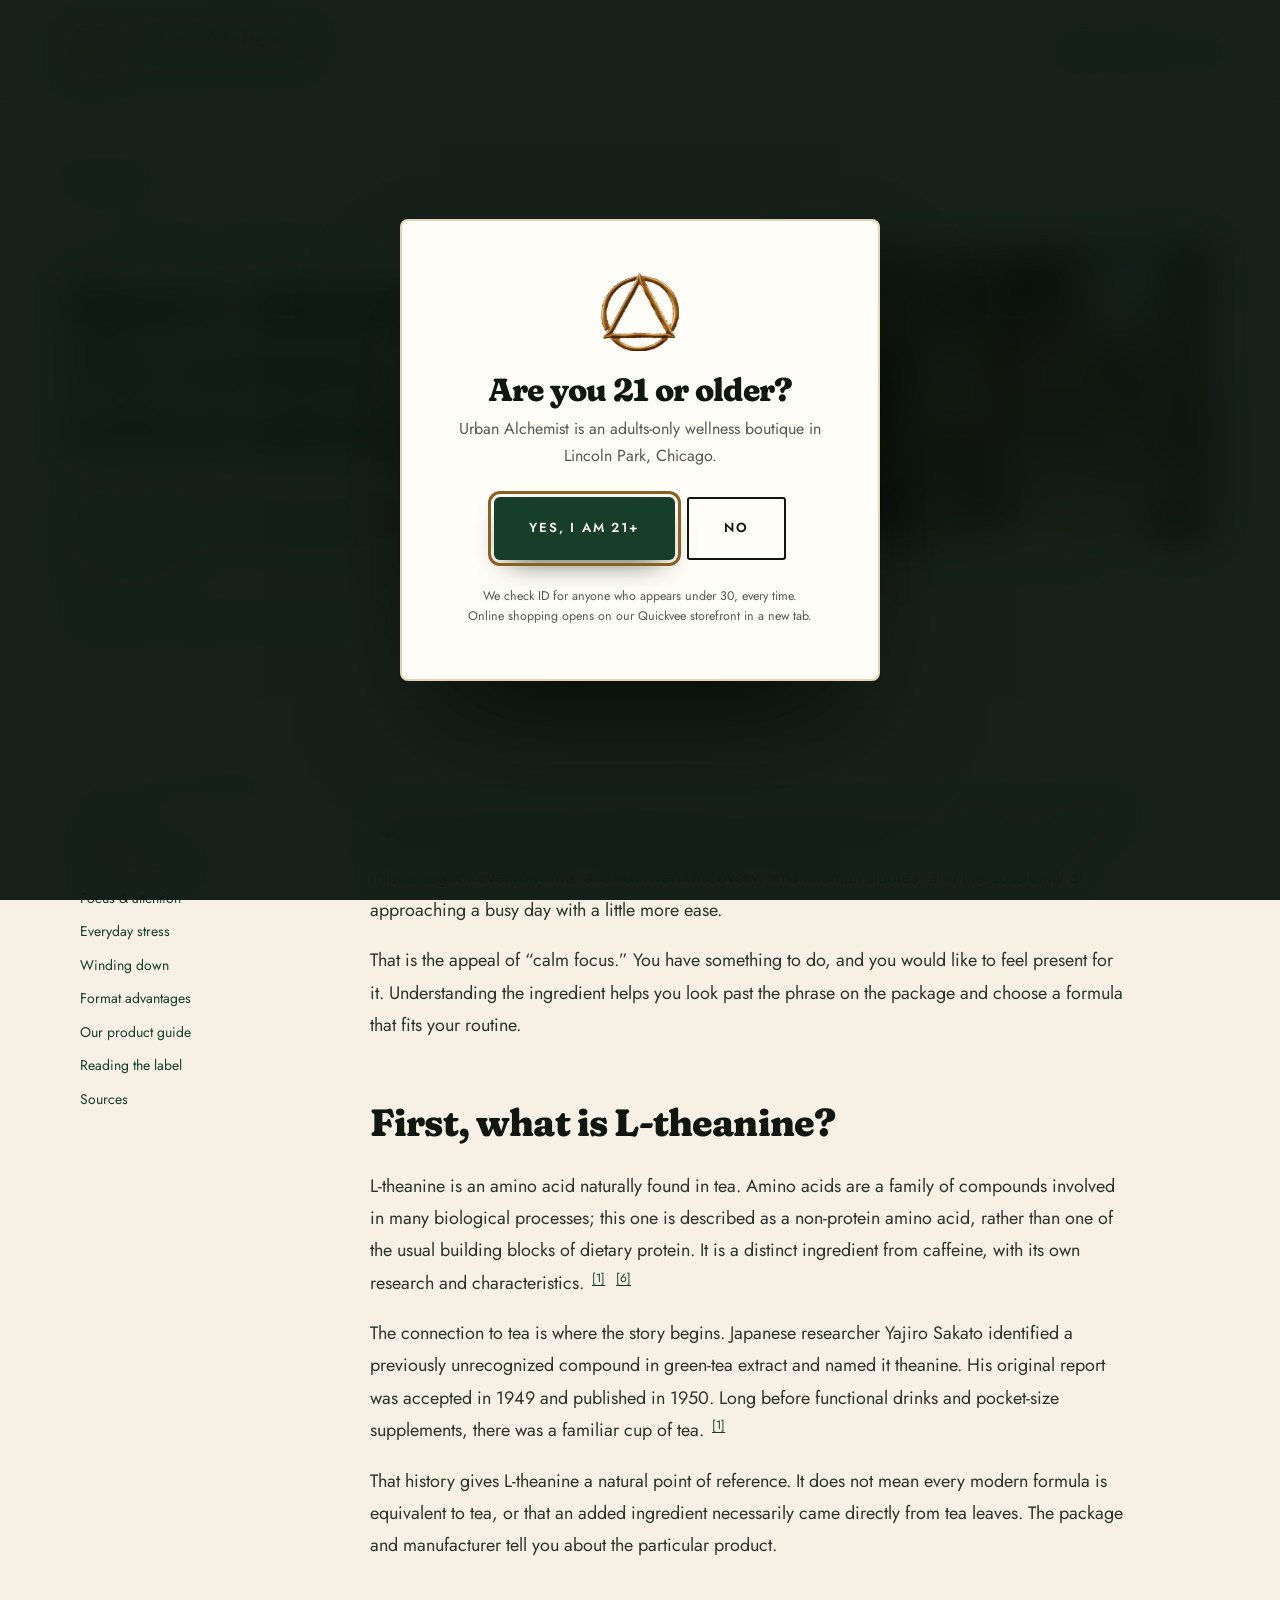
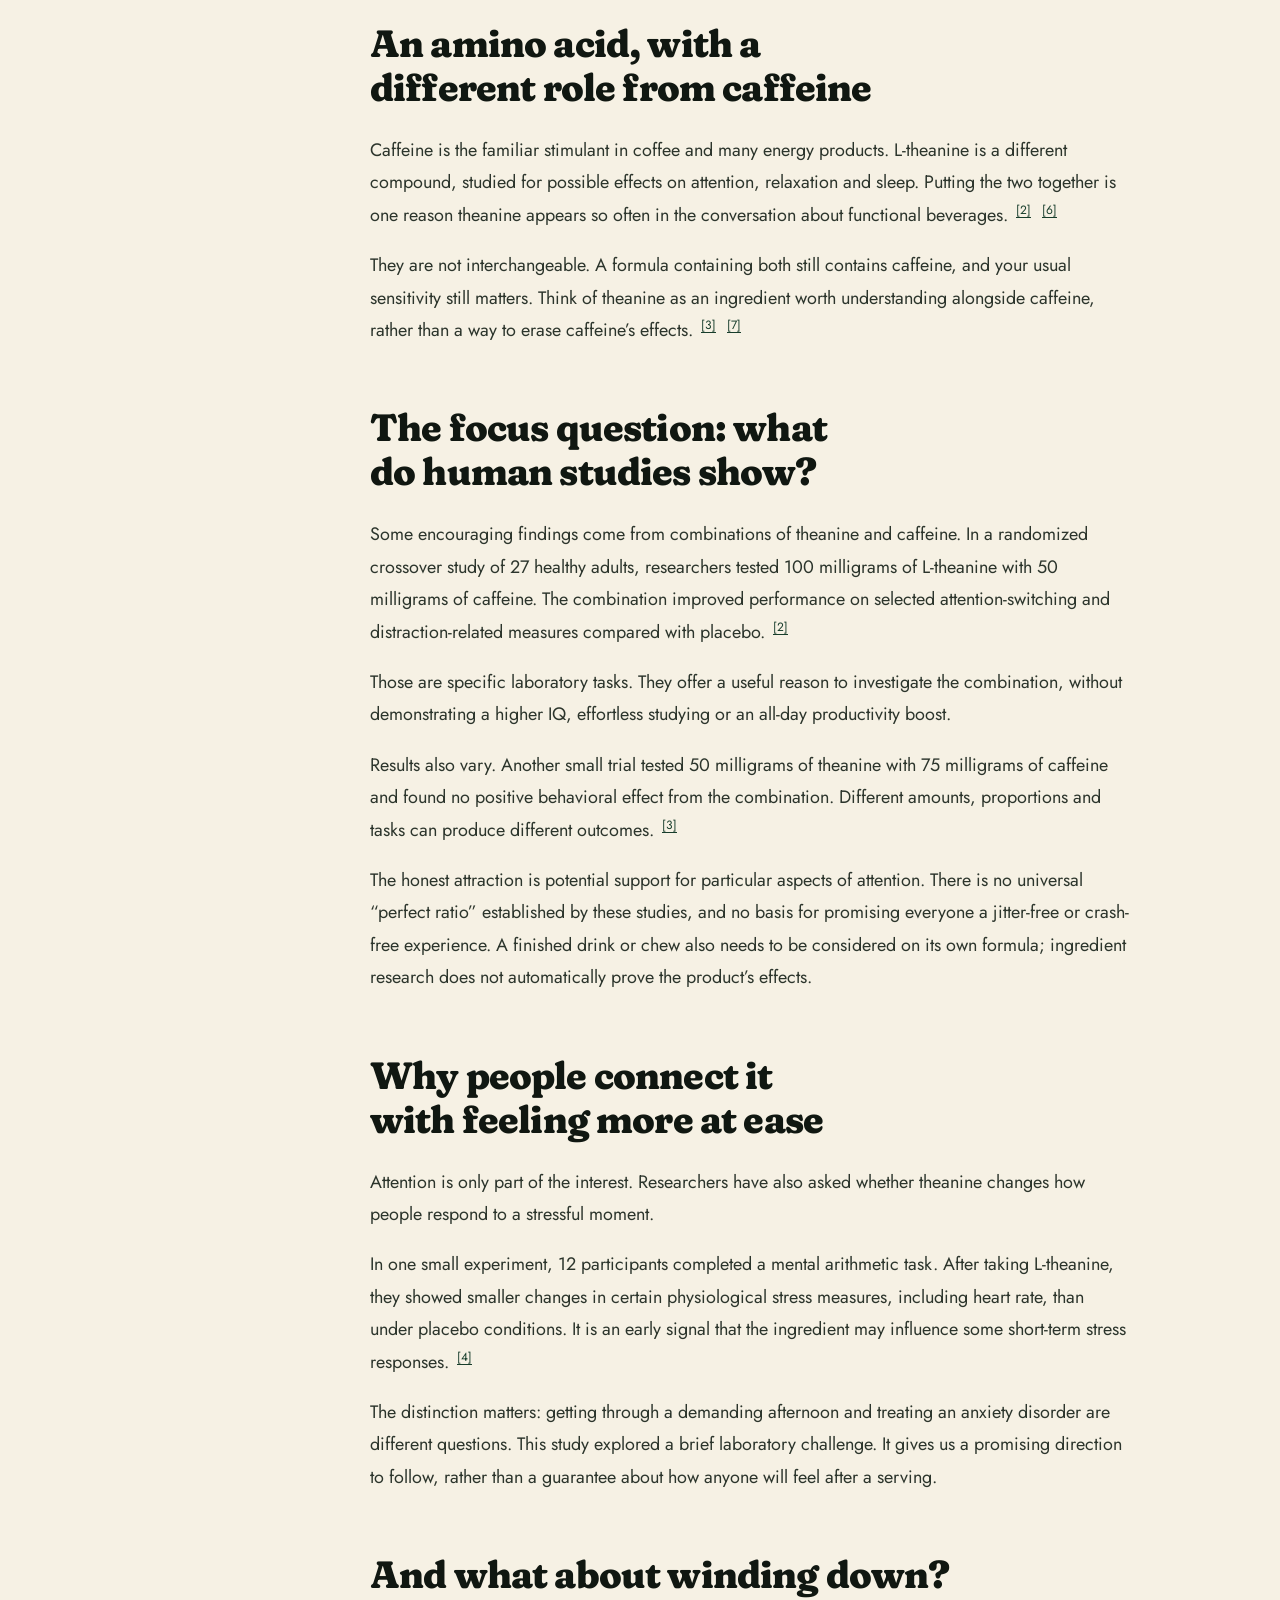
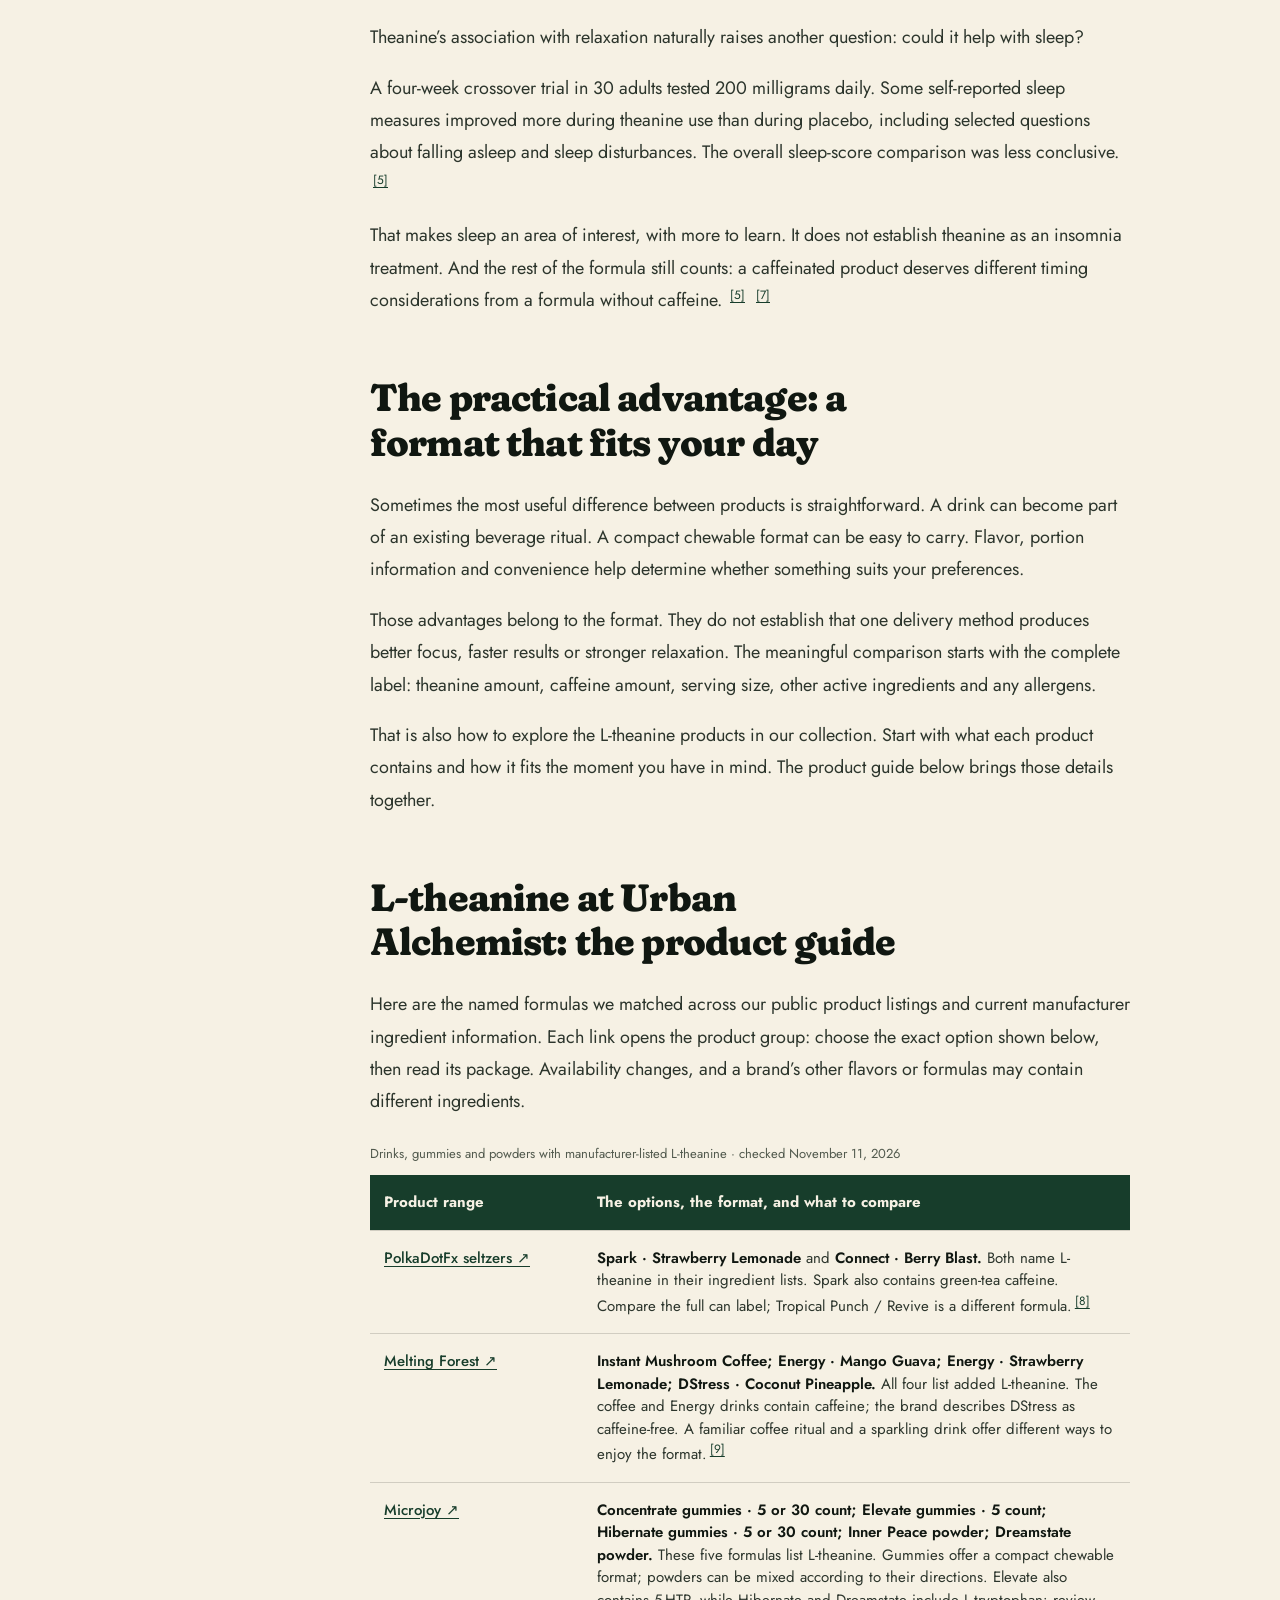
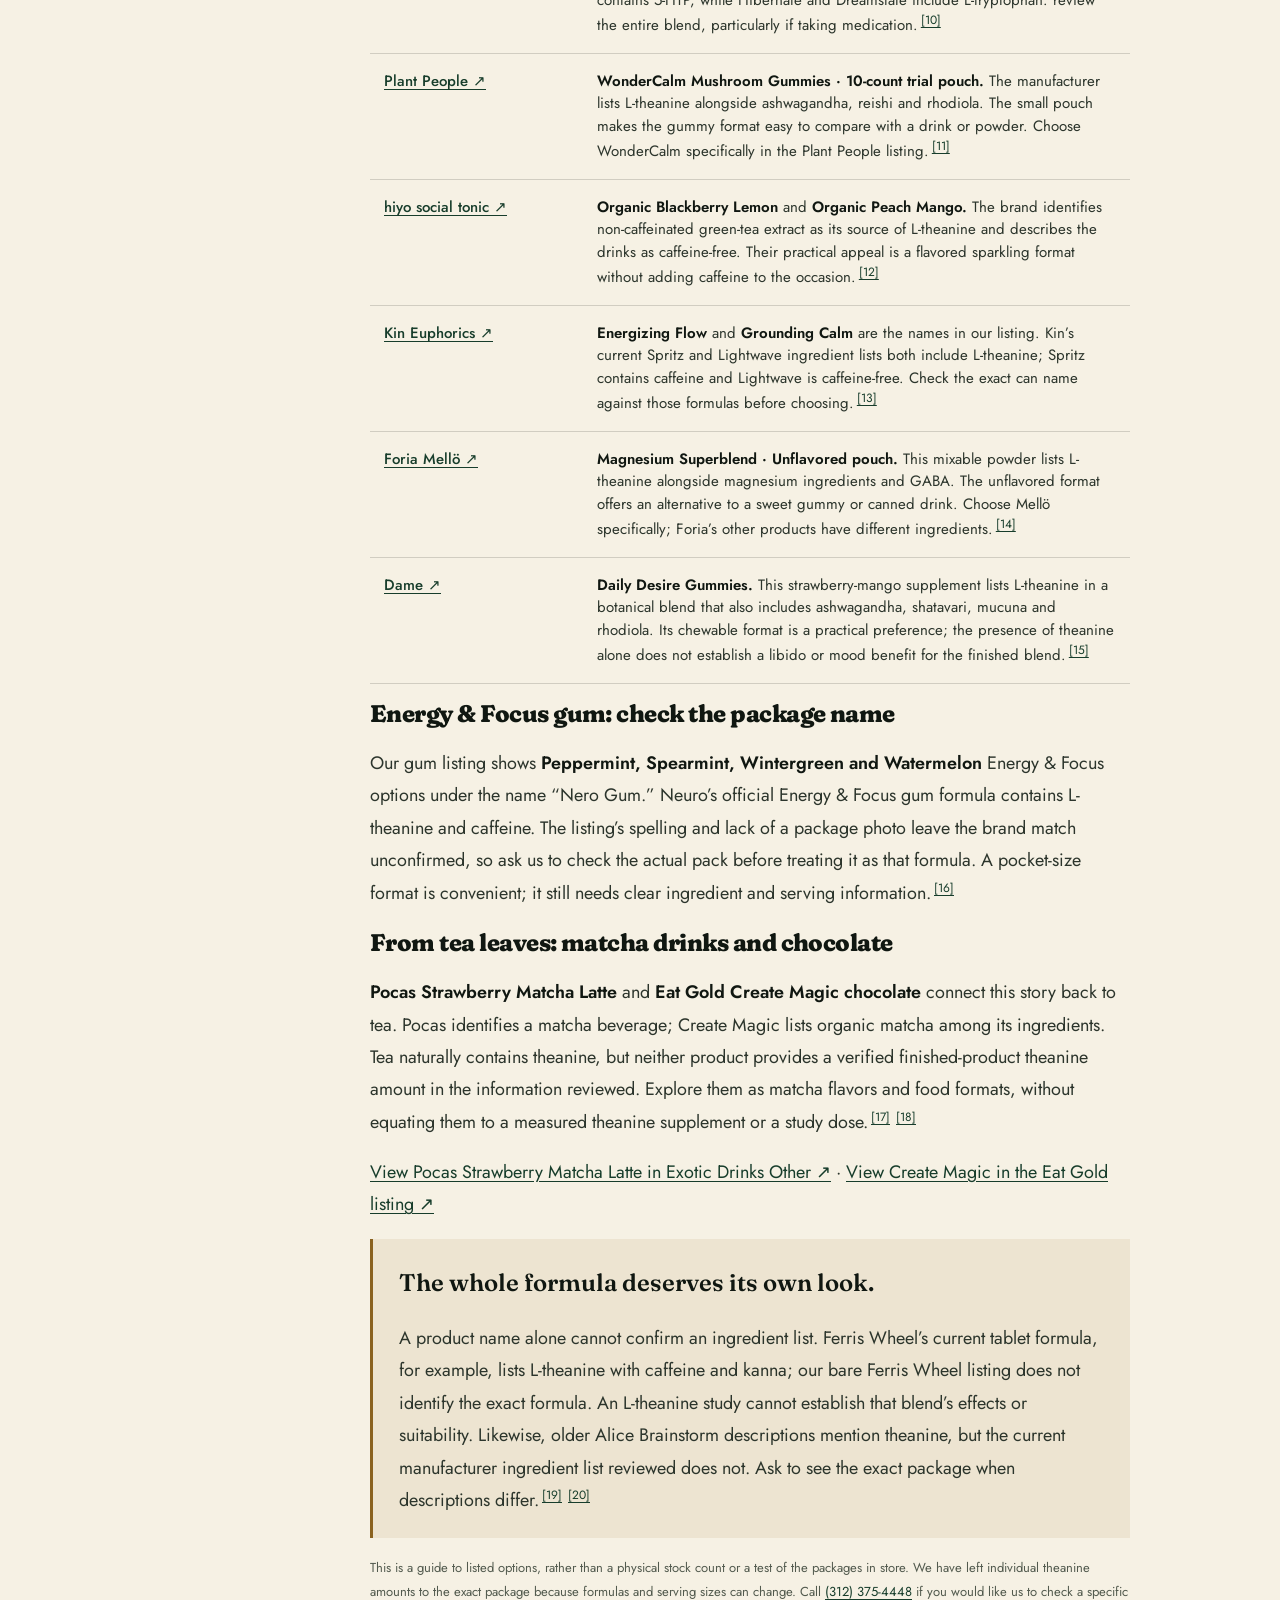
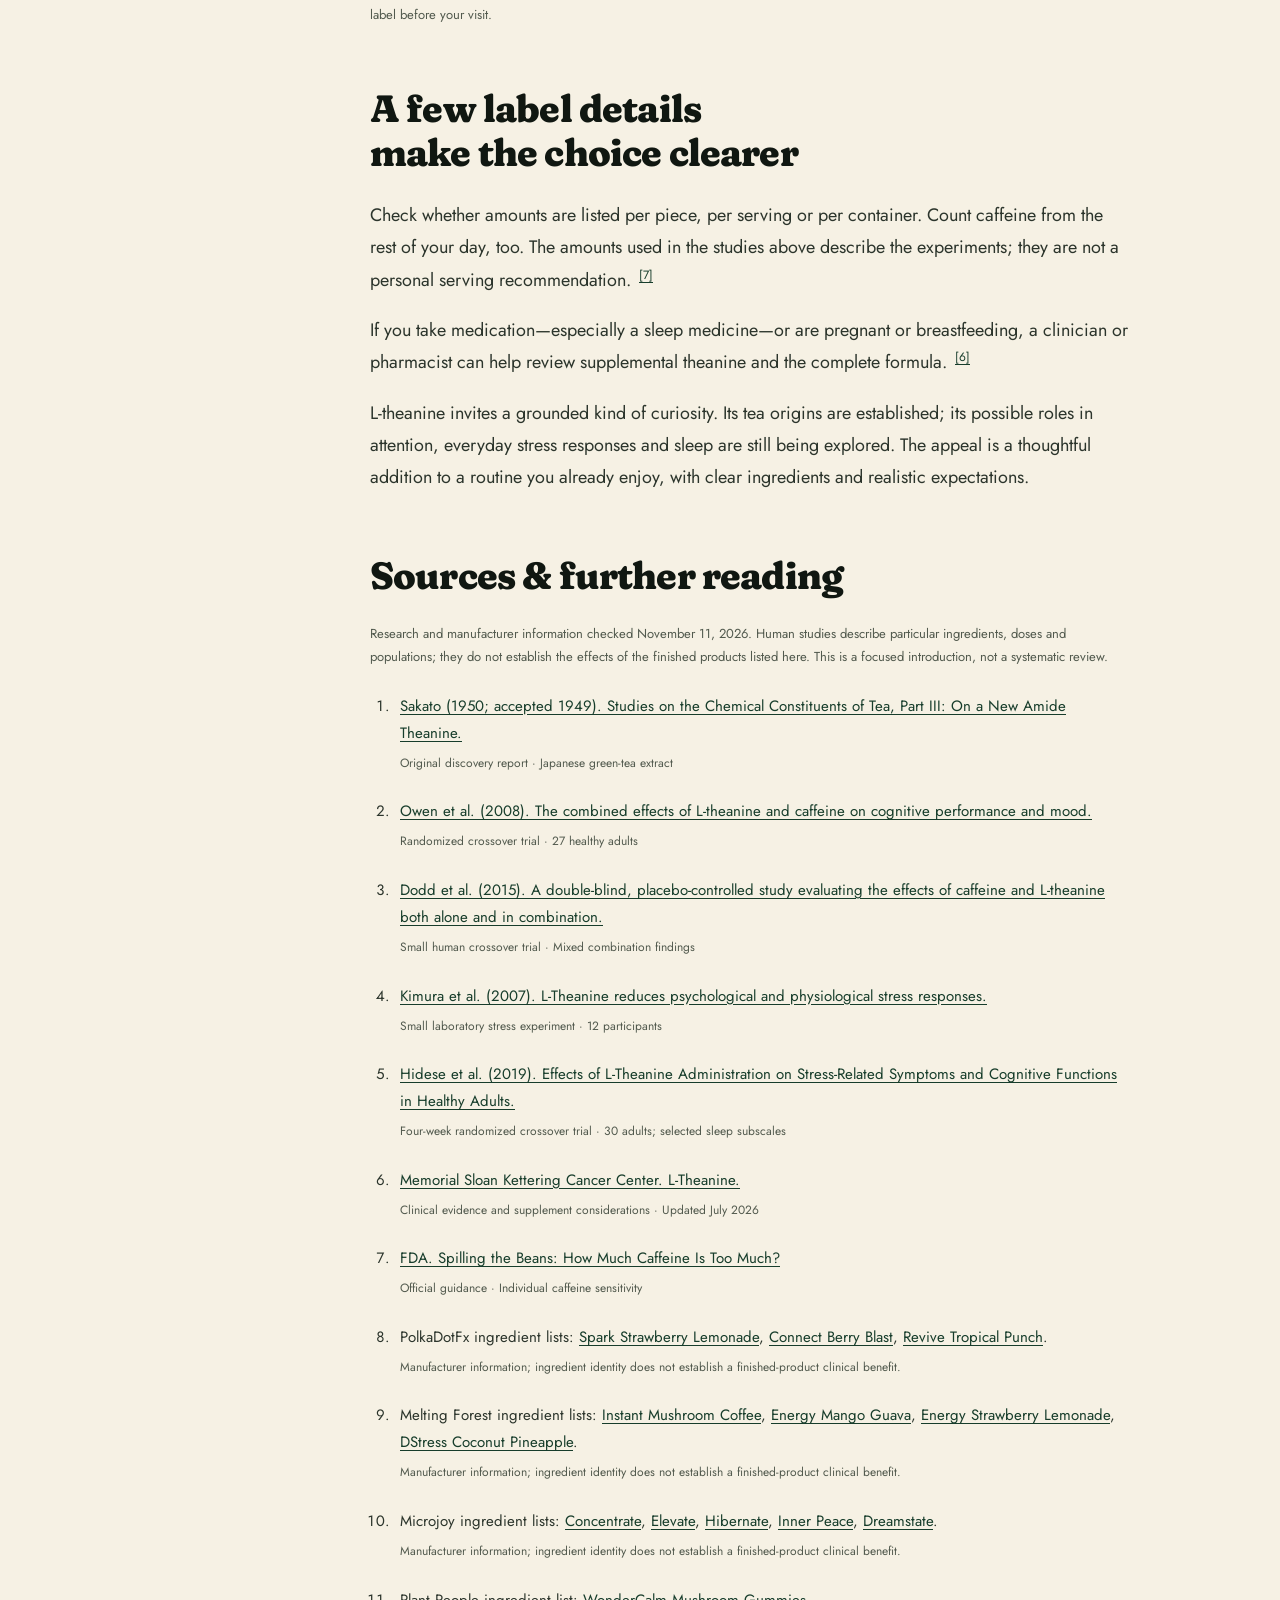
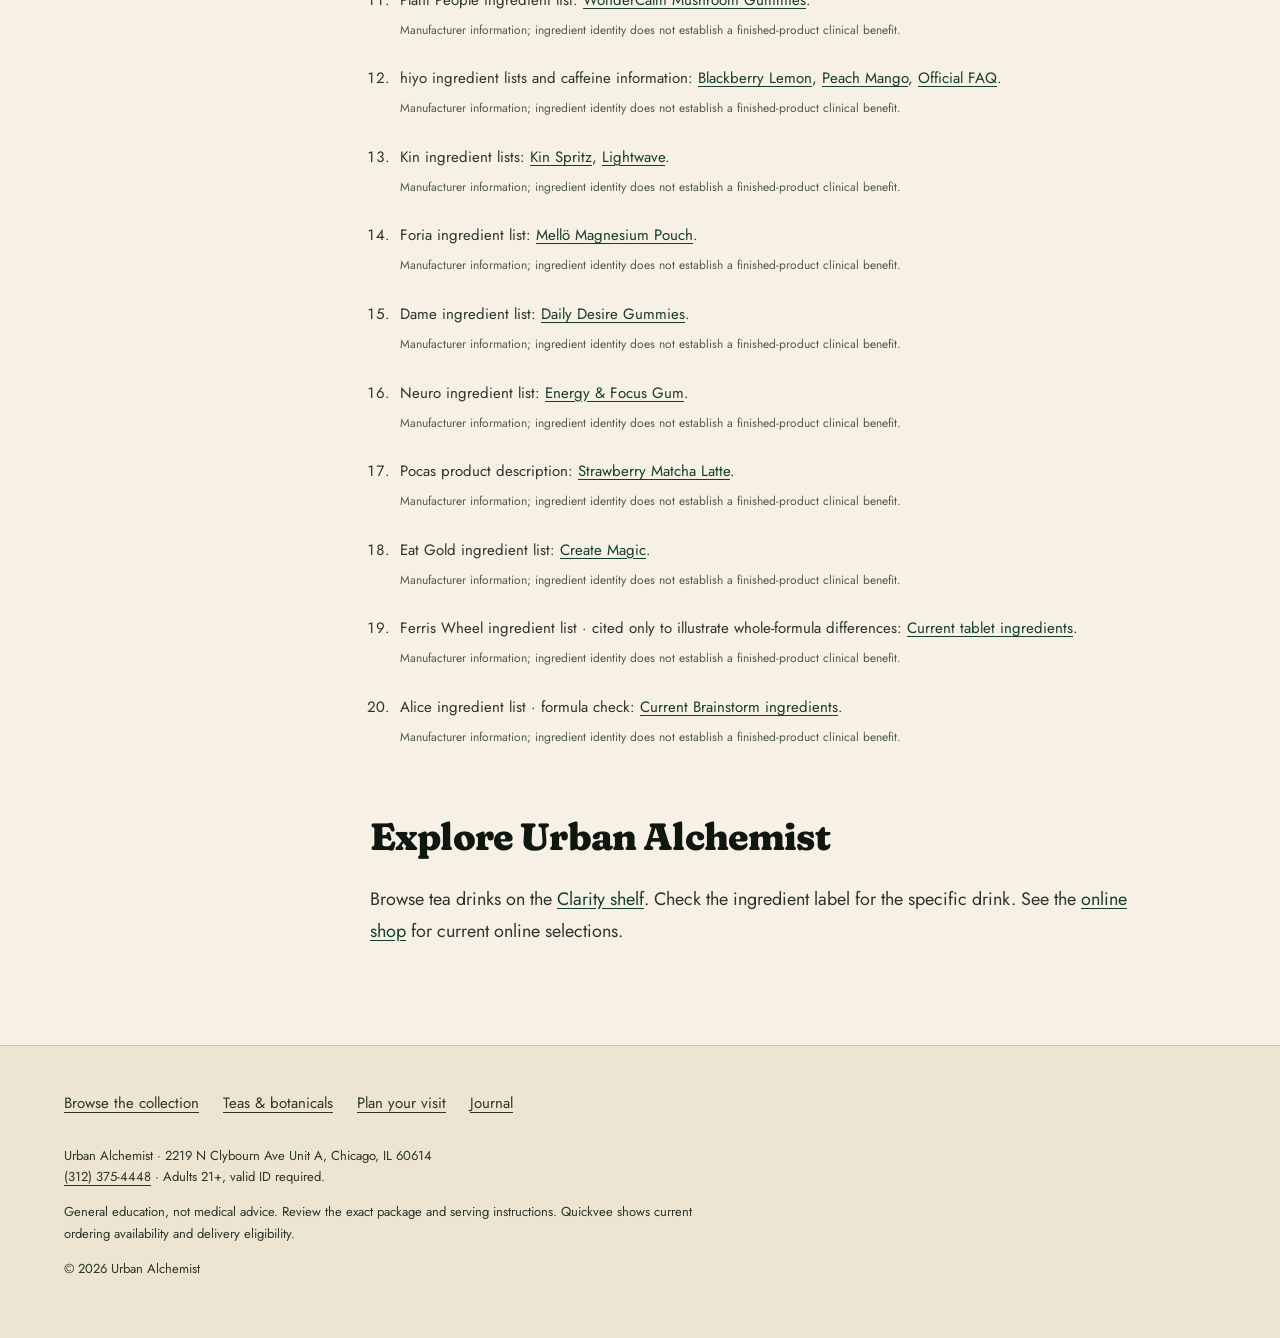
<file: blog/l-theanine-calm-focus.html>
<!doctype html>
<html lang="en">
<head>
<meta charset="utf-8"><meta name="viewport" content="width=device-width, initial-scale=1">
<title>L-Theanine: Tea Origins, Calm Focus &amp; Our Product Guide | Urban Alchemist</title>
<meta name="description" content="Meet L-theanine: its tea origins, research on focus, stress and sleep, and a guide to the drinks, gummies and powders at Urban Alchemist in Lincoln Park.">
<link rel="canonical" href="https://www.ualincolnpark.com/blog/l-theanine-calm-focus">
<meta property="og:type" content="article"><meta property="og:title" content="L-Theanine: Tea Origins, Calm Focus &amp; Our Product Guide"><meta property="og:description" content="Meet L-theanine: its tea origins, research on focus, stress and sleep, and a guide to the drinks, gummies and powders at Urban Alchemist in Lincoln Park."><meta property="og:url" content="https://www.ualincolnpark.com/blog/l-theanine-calm-focus"><meta property="og:image" content="https://www.ualincolnpark.com/assets/l-theanine-calm-focus-v1-20261111.webp"><meta property="og:image:alt" content="AI-generated lifestyle illustration of an adult woman writing beside green tea, loose tea leaves and a sunlit Chicago window"><meta property="og:image:width" content="1536"><meta property="og:image:height" content="1024">
<meta property="article:published_time" content="2026-11-11"><meta property="article:modified_time" content="2026-11-11"><meta name="twitter:card" content="summary_large_image">
<link rel="icon" href="/assets/urban-alchemist-logo-mark.webp"><link rel="preconnect" href="https://fonts.googleapis.com"><link rel="preconnect" href="https://fonts.gstatic.com" crossorigin><link href="https://fonts.googleapis.com/css2?family=Fraunces:ital,opsz,wght@0,9..144,600;0,9..144,700;0,9..144,800;1,9..144,600&amp;family=Jost:wght@400;500;600&amp;display=swap" rel="stylesheet"><link rel="stylesheet" href="/styles.css"><link rel="stylesheet" href="/journal.css">
<script type="application/ld+json">{"@context": "https://schema.org", "@graph": [{"@type": "BlogPosting", "@id": "https://www.ualincolnpark.com/blog/l-theanine-calm-focus#article", "headline": "L-Theanine: Tea Origins, Calm Focus & Our Product Guide", "description": "Meet L-theanine: its tea origins, research on focus, stress and sleep, and a guide to the drinks, gummies and powders at Urban Alchemist in Lincoln Park.", "datePublished": "2026-11-11", "dateModified": "2026-11-11", "author": {"@type": "Organization", "name": "Urban Alchemist", "url": "https://www.ualincolnpark.com/"}, "publisher": {"@id": "https://www.ualincolnpark.com/#store"}, "mainEntityOfPage": "https://www.ualincolnpark.com/blog/l-theanine-calm-focus", "image": "https://www.ualincolnpark.com/assets/l-theanine-calm-focus-v1-20261111.webp", "citation": ["https://www.jstage.jst.go.jp/article/nogeikagaku1924/23/6/23_6_262/_article/-char/en", "https://pubmed.ncbi.nlm.nih.gov/18681988/", "https://pmc.ncbi.nlm.nih.gov/articles/PMC4480845/", "https://pubmed.ncbi.nlm.nih.gov/16930802/", "https://pmc.ncbi.nlm.nih.gov/articles/PMC6836118/", "https://www.mskcc.org/cancer-care/integrative-medicine/herbs/l-theanine", "https://www.fda.gov/consumers/consumer-updates/spilling-beans-how-much-caffeine-too-much", "https://polkadotbrand.com/products/spark-seltzer-6-pack", "https://polkadotbrand.com/products/polkadot-seltzer-connect", "https://polkadotbrand.com/products/polkadot-seltzer-revive", "https://meltingforest.com/products/mushroom-coffee", "https://meltingforest.com/products/mushroom-energy-drinks-mango-guava", "https://meltingforest.com/products/mushroom-energy-drinks-strawberry-lemonade", "https://meltingforest.com/products/mushroom-sparkling-d-stress-coconut-pineapple", "https://microjoyful.com/products/concentrate", "https://microjoyful.com/products/elevate-gummies", "https://microjoyful.com/products/hibernate-gummies", "https://microjoyful.com/products/inner-peace-functional-powder", "https://microjoyful.com/products/dreamstate-functional-powder", "https://www.plantpeople.co/products/wonder-calm-mushroom-gummies", "https://drinkhiyo.com/products/blackberry-lemon", "https://drinkhiyo.com/products/peach-mango", "https://drinkhiyo.com/pages/faqs", "https://www.kineuphorics.com/products/kin-spritz", "https://www.kineuphorics.com/products/lightwave", "https://www.foriawellness.com/products/mello-magnesium-pouch", "https://dame.com/products/desire-gummies", "https://neurogum.com/products/energy-caffeine-gum", "https://www.pocas.com/strawberry-matcha-latte", "https://eatgoldorganics.com/products/create-magic", "https://getferriswheel.com/products/blue-razz-kanna-tablets", "https://alicemushrooms.com/products/brainstorm"], "inLanguage": "en-US"}, {"@type": "BreadcrumbList", "itemListElement": [{"@type": "ListItem", "position": 1, "name": "Home", "item": "https://www.ualincolnpark.com/"}, {"@type": "ListItem", "position": 2, "name": "Journal", "item": "https://www.ualincolnpark.com/blog"}, {"@type": "ListItem", "position": 3, "name": "L-theanine", "item": "https://www.ualincolnpark.com/blog/l-theanine-calm-focus"}]}]}</script>
</head>
<body class="journal">
<a class="skip" href="#main">Skip to content</a>
<header class="journal-header" id="hdr"><a class="journal-brand" href="/" aria-label="Urban Alchemist home"><img src="/assets/urban-alchemist-logo-mark.webp" width="360" height="359" alt=""><span>Urban Alchemist<small>Lincoln Park · Chicago</small></span></a><nav aria-label="Main navigation"><a href="/">Home</a><a href="/blog">Journal</a><a href="/visit">Visit</a></nav></header>
<main id="main">
<div class="article-hero"><div>
<nav class="breadcrumb" aria-label="Breadcrumb"><a href="/">Home</a> / <a href="/blog">Journal</a></nav>
<p class="eyebrow">Tea roots &amp; everyday rituals</p>
<h1 class="field-note-title">Meet L-theanine.<br><em>The real story<br>behind calm focus.</em></h1>
<p class="article-deck">A little <cite>Limitless</cite> curiosity. A much older tea story. Explore the research, the practical advantages, and the L-theanine products in our collection.</p>
<p class="article-meta">Urban Alchemist · <time datetime="2026-11-11">November 11, 2026</time> · 8 min read</p>
</div><figure class="field-note-art"><img src="/assets/l-theanine-calm-focus-v1-20261111.webp" width="1536" height="1024" alt="AI-generated lifestyle illustration of an adult woman writing beside green tea, loose tea leaves and a sunlit Chicago window" fetchpriority="high"><figcaption>A quieter moment of curiosity. AI-generated lifestyle illustration.</figcaption></figure></div>
<div class="article-layout">
<aside class="article-toc"><p class="eyebrow">In this field note</p><nav aria-label="Article contents"><a href="#tea-origins">Tea origins</a><a href="#theanine-and-caffeine">Theanine & caffeine</a><a href="#focus-research">Focus & attention</a><a href="#everyday-stress">Everyday stress</a><a href="#sleep-research">Winding down</a><a href="#format-advantages">Format advantages</a><a href="#products">Our product guide</a><a href="#label-details">Reading the label</a><a href="#sources">Sources</a></nav></aside>
<article class="article-copy" aria-label="L-Theanine: Tea Origins, Calm Focus &amp; Our Product Guide">
<p>The movie <cite>Limitless</cite> made a tempting idea famous: take a pill, switch on your brilliance, and suddenly everything clicks. L-theanine comes with no such promise of genius. Its story is quieter—and more interesting for everyday life: a tea-derived discovery, small human studies, and the possibility of approaching a busy day with a little more ease.</p>
<p>That is the appeal of “calm focus.” You have something to do, and you would like to feel present for it. Understanding the ingredient helps you look past the phrase on the package and choose a formula that fits your routine.</p>
<section aria-labelledby="tea-origins"><h2 id="tea-origins">First, what is L-theanine?</h2>
<p>L-theanine is an amino acid naturally found in tea. Amino acids are a family of compounds involved in many biological processes; this one is described as a non-protein amino acid, rather than one of the usual building blocks of dietary protein. It is a distinct ingredient from caffeine, with its own research and characteristics. <sup class="citations"><a href="#ref-1" aria-label="Source 1">[1]</a></sup> <sup class="citations"><a href="#ref-6" aria-label="Source 6">[6]</a></sup></p>
<p>The connection to tea is where the story begins. Japanese researcher Yajiro Sakato identified a previously unrecognized compound in green-tea extract and named it theanine. His original report was accepted in 1949 and published in 1950. Long before functional drinks and pocket-size supplements, there was a familiar cup of tea. <sup class="citations"><a href="#ref-1" aria-label="Source 1">[1]</a></sup></p>
<p>That history gives L-theanine a natural point of reference. It does not mean every modern formula is equivalent to tea, or that an added ingredient necessarily came directly from tea leaves. The package and manufacturer tell you about the particular product.</p>
</section>
<section aria-labelledby="theanine-and-caffeine"><h2 id="theanine-and-caffeine">An amino acid, with a different role from caffeine</h2>
<p>Caffeine is the familiar stimulant in coffee and many energy products. L-theanine is a different compound, studied for possible effects on attention, relaxation and sleep. Putting the two together is one reason theanine appears so often in the conversation about functional beverages. <sup class="citations"><a href="#ref-2" aria-label="Source 2">[2]</a></sup> <sup class="citations"><a href="#ref-6" aria-label="Source 6">[6]</a></sup></p>
<p>They are not interchangeable. A formula containing both still contains caffeine, and your usual sensitivity still matters. Think of theanine as an ingredient worth understanding alongside caffeine, rather than a way to erase caffeine’s effects. <sup class="citations"><a href="#ref-3" aria-label="Source 3">[3]</a></sup> <sup class="citations"><a href="#ref-7" aria-label="Source 7">[7]</a></sup></p>
</section>
<section aria-labelledby="focus-research"><h2 id="focus-research">The focus question: what do human studies show?</h2>
<p>Some encouraging findings come from combinations of theanine and caffeine. In a randomized crossover study of 27 healthy adults, researchers tested 100 milligrams of L-theanine with 50 milligrams of caffeine. The combination improved performance on selected attention-switching and distraction-related measures compared with placebo. <sup class="citations"><a href="#ref-2" aria-label="Source 2">[2]</a></sup></p>
<p>Those are specific laboratory tasks. They offer a useful reason to investigate the combination, without demonstrating a higher IQ, effortless studying or an all-day productivity boost.</p>
<p>Results also vary. Another small trial tested 50 milligrams of theanine with 75 milligrams of caffeine and found no positive behavioral effect from the combination. Different amounts, proportions and tasks can produce different outcomes. <sup class="citations"><a href="#ref-3" aria-label="Source 3">[3]</a></sup></p>
<p>The honest attraction is potential support for particular aspects of attention. There is no universal “perfect ratio” established by these studies, and no basis for promising everyone a jitter-free or crash-free experience. A finished drink or chew also needs to be considered on its own formula; ingredient research does not automatically prove the product’s effects.</p>
</section>
<section aria-labelledby="everyday-stress"><h2 id="everyday-stress">Why people connect it with feeling more at ease</h2>
<p>Attention is only part of the interest. Researchers have also asked whether theanine changes how people respond to a stressful moment.</p>
<p>In one small experiment, 12 participants completed a mental arithmetic task. After taking L-theanine, they showed smaller changes in certain physiological stress measures, including heart rate, than under placebo conditions. It is an early signal that the ingredient may influence some short-term stress responses. <sup class="citations"><a href="#ref-4" aria-label="Source 4">[4]</a></sup></p>
<p>The distinction matters: getting through a demanding afternoon and treating an anxiety disorder are different questions. This study explored a brief laboratory challenge. It gives us a promising direction to follow, rather than a guarantee about how anyone will feel after a serving.</p>
</section>
<section aria-labelledby="sleep-research"><h2 id="sleep-research">And what about winding down?</h2>
<p>Theanine’s association with relaxation naturally raises another question: could it help with sleep?</p>
<p>A four-week crossover trial in 30 adults tested 200 milligrams daily. Some self-reported sleep measures improved more during theanine use than during placebo, including selected questions about falling asleep and sleep disturbances. The overall sleep-score comparison was less conclusive. <sup class="citations"><a href="#ref-5" aria-label="Source 5">[5]</a></sup></p>
<p>That makes sleep an area of interest, with more to learn. It does not establish theanine as an insomnia treatment. And the rest of the formula still counts: a caffeinated product deserves different timing considerations from a formula without caffeine. <sup class="citations"><a href="#ref-5" aria-label="Source 5">[5]</a></sup> <sup class="citations"><a href="#ref-7" aria-label="Source 7">[7]</a></sup></p>
</section>
<section aria-labelledby="format-advantages"><h2 id="format-advantages">The practical advantage: a format that fits your day</h2>
<p>Sometimes the most useful difference between products is straightforward. A drink can become part of an existing beverage ritual. A compact chewable format can be easy to carry. Flavor, portion information and convenience help determine whether something suits your preferences.</p>
<p>Those advantages belong to the format. They do not establish that one delivery method produces better focus, faster results or stronger relaxation. The meaningful comparison starts with the complete label: theanine amount, caffeine amount, serving size, other active ingredients and any allergens.</p>
<p>That is also how to explore the L-theanine products in our collection. Start with what each product contains and how it fits the moment you have in mind. The product guide below brings those details together.</p>
</section>
<section aria-labelledby="products">
<h2 id="products">L-theanine at Urban Alchemist: the product guide</h2>
<p>Here are the named formulas we matched across our public product listings and current manufacturer ingredient information. Each link opens the product group: choose the exact option shown below, then read its package. Availability changes, and a brand’s other flavors or formulas may contain different ingredients.</p>
<div class="comparison-wrap"><table><caption>Drinks, gummies and powders with manufacturer-listed L-theanine · checked November 11, 2026</caption><thead><tr><th scope="col">Product range</th><th scope="col">The options, the format, and what to compare</th></tr></thead><tbody>
<tr><th scope="row"><a href="https://quickvee.com/product/SYE2217487IL?orderMethod=delivery&amp;categoryid=106638&amp;product=13895878" target="_blank" rel="noopener noreferrer" aria-label="View PolkaDotFx seltzers options on Quickvee (opens in a new tab)">PolkaDotFx seltzers ↗</a></th><td><strong>Spark · Strawberry Lemonade</strong> and <strong>Connect · Berry Blast.</strong> Both name L-theanine in their ingredient lists. Spark also contains green-tea caffeine. Compare the full can label; Tropical Punch / Revive is a different formula.<sup class="citations"><a href="#ref-8" aria-label="Source 8">[8]</a></sup></td></tr>
<tr><th scope="row"><a href="https://quickvee.com/product/SYE2217487IL?orderMethod=delivery&amp;categoryid=106638&amp;product=13847927" target="_blank" rel="noopener noreferrer" aria-label="View Melting Forest options on Quickvee (opens in a new tab)">Melting Forest ↗</a></th><td><strong>Instant Mushroom Coffee; Energy · Mango Guava; Energy · Strawberry Lemonade; DStress · Coconut Pineapple.</strong> All four list added L-theanine. The coffee and Energy drinks contain caffeine; the brand describes DStress as caffeine-free. A familiar coffee ritual and a sparkling drink offer different ways to enjoy the format.<sup class="citations"><a href="#ref-9" aria-label="Source 9">[9]</a></sup></td></tr>
<tr><th scope="row"><a href="https://quickvee.com/product/SYE2217487IL?orderMethod=delivery&amp;categoryid=106638&amp;product=13847904" target="_blank" rel="noopener noreferrer" aria-label="View Microjoy options on Quickvee (opens in a new tab)">Microjoy ↗</a></th><td><strong>Concentrate gummies · 5 or 30 count; Elevate gummies · 5 count; Hibernate gummies · 5 or 30 count; Inner Peace powder; Dreamstate powder.</strong> These five formulas list L-theanine. Gummies offer a compact chewable format; powders can be mixed according to their directions. Elevate also contains 5-HTP, while Hibernate and Dreamstate include L-tryptophan: review the entire blend, particularly if taking medication.<sup class="citations"><a href="#ref-10" aria-label="Source 10">[10]</a></sup></td></tr>
<tr><th scope="row"><a href="https://quickvee.com/product/SYE2217487IL?orderMethod=delivery&amp;categoryid=106638&amp;product=13847883" target="_blank" rel="noopener noreferrer" aria-label="View Plant People options on Quickvee (opens in a new tab)">Plant People ↗</a></th><td><strong>WonderCalm Mushroom Gummies · 10-count trial pouch.</strong> The manufacturer lists L-theanine alongside ashwagandha, reishi and rhodiola. The small pouch makes the gummy format easy to compare with a drink or powder. Choose WonderCalm specifically in the Plant People listing.<sup class="citations"><a href="#ref-11" aria-label="Source 11">[11]</a></sup></td></tr>
<tr><th scope="row"><a href="https://quickvee.com/product/SYE2217487IL?orderMethod=delivery&amp;categoryid=106642&amp;product=13895770" target="_blank" rel="noopener noreferrer" aria-label="View hiyo social tonic options on Quickvee (opens in a new tab)">hiyo social tonic ↗</a></th><td><strong>Organic Blackberry Lemon</strong> and <strong>Organic Peach Mango.</strong> The brand identifies non-caffeinated green-tea extract as its source of L-theanine and describes the drinks as caffeine-free. Their practical appeal is a flavored sparkling format without adding caffeine to the occasion.<sup class="citations"><a href="#ref-12" aria-label="Source 12">[12]</a></sup></td></tr>
<tr><th scope="row"><a href="https://quickvee.com/product/SYE2217487IL?orderMethod=delivery&amp;categoryid=106642&amp;product=13895764" target="_blank" rel="noopener noreferrer" aria-label="View Kin Euphorics options on Quickvee (opens in a new tab)">Kin Euphorics ↗</a></th><td><strong>Energizing Flow</strong> and <strong>Grounding Calm</strong> are the names in our listing. Kin’s current Spritz and Lightwave ingredient lists both include L-theanine; Spritz contains caffeine and Lightwave is caffeine-free. Check the exact can name against those formulas before choosing.<sup class="citations"><a href="#ref-13" aria-label="Source 13">[13]</a></sup></td></tr>
<tr><th scope="row"><a href="https://quickvee.com/product/SYE2217487IL?orderMethod=delivery&amp;categoryid=106633%2C106642&amp;product=13847864" target="_blank" rel="noopener noreferrer" aria-label="View Foria Mellö options on Quickvee (opens in a new tab)">Foria Mellö ↗</a></th><td><strong>Magnesium Superblend · Unflavored pouch.</strong> This mixable powder lists L-theanine alongside magnesium ingredients and GABA. The unflavored format offers an alternative to a sweet gummy or canned drink. Choose Mellö specifically; Foria’s other products have different ingredients.<sup class="citations"><a href="#ref-14" aria-label="Source 14">[14]</a></sup></td></tr>
<tr><th scope="row"><a href="https://quickvee.com/product/SYE2217487IL?orderMethod=delivery&amp;categoryid=106633%2C106642&amp;product=13948460" target="_blank" rel="noopener noreferrer" aria-label="View Dame options on Quickvee (opens in a new tab)">Dame ↗</a></th><td><strong>Daily Desire Gummies.</strong> This strawberry-mango supplement lists L-theanine in a botanical blend that also includes ashwagandha, shatavari, mucuna and rhodiola. Its chewable format is a practical preference; the presence of theanine alone does not establish a libido or mood benefit for the finished blend.<sup class="citations"><a href="#ref-15" aria-label="Source 15">[15]</a></sup></td></tr>
</tbody></table></div>
<h3>Energy &amp; Focus gum: check the package name</h3>
<p>Our gum listing shows <strong>Peppermint, Spearmint, Wintergreen and Watermelon</strong> Energy &amp; Focus options under the name “Nero Gum.” Neuro’s official Energy &amp; Focus gum formula contains L-theanine and caffeine. The listing’s spelling and lack of a package photo leave the brand match unconfirmed, so ask us to check the actual pack before treating it as that formula. A pocket-size format is convenient; it still needs clear ingredient and serving information.<sup class="citations"><a href="#ref-16" aria-label="Source 16">[16]</a></sup></p>
<h3>From tea leaves: matcha drinks and chocolate</h3>
<p><strong>Pocas Strawberry Matcha Latte</strong> and <strong>Eat Gold Create Magic chocolate</strong> connect this story back to tea. Pocas identifies a matcha beverage; Create Magic lists organic matcha among its ingredients. Tea naturally contains theanine, but neither product provides a verified finished-product theanine amount in the information reviewed. Explore them as matcha flavors and food formats, without equating them to a measured theanine supplement or a study dose.<sup class="citations"><a href="#ref-17" aria-label="Source 17">[17]</a></sup><sup class="citations"><a href="#ref-18" aria-label="Source 18">[18]</a></sup></p>
<p><a href="https://quickvee.com/product/SYE2217487IL?orderMethod=delivery&amp;categoryid=106635&amp;product=13847710" target="_blank" rel="noopener noreferrer">View Pocas Strawberry Matcha Latte in Exotic Drinks Other ↗</a> · <a href="https://quickvee.com/product/SYE2217487IL?orderMethod=delivery&amp;categoryid=106638&amp;product=13847874" target="_blank" rel="noopener noreferrer">View Create Magic in the Eat Gold listing ↗</a></p>
<div class="article-note"><strong>The whole formula deserves its own look.</strong><p>A product name alone cannot confirm an ingredient list. Ferris Wheel’s current tablet formula, for example, lists L-theanine with caffeine and kanna; our bare Ferris Wheel listing does not identify the exact formula. An L-theanine study cannot establish that blend’s effects or suitability. Likewise, older Alice Brainstorm descriptions mention theanine, but the current manufacturer ingredient list reviewed does not. Ask to see the exact package when descriptions differ.<sup class="citations"><a href="#ref-19" aria-label="Source 19">[19]</a></sup><sup class="citations"><a href="#ref-20" aria-label="Source 20">[20]</a></sup></p></div>
<p class="source-note">This is a guide to listed options, rather than a physical stock count or a test of the packages in store. We have left individual theanine amounts to the exact package because formulas and serving sizes can change. Call <a href="tel:+13123754448">(312) 375-4448</a> if you would like us to check a specific label before your visit.</p>
</section>
<section aria-labelledby="label-details"><h2 id="label-details">A few label details make the choice clearer</h2>
<p>Check whether amounts are listed per piece, per serving or per container. Count caffeine from the rest of your day, too. The amounts used in the studies above describe the experiments; they are not a personal serving recommendation. <sup class="citations"><a href="#ref-7" aria-label="Source 7">[7]</a></sup></p>
<p>If you take medication—especially a sleep medicine—or are pregnant or breastfeeding, a clinician or pharmacist can help review supplemental theanine and the complete formula. <sup class="citations"><a href="#ref-6" aria-label="Source 6">[6]</a></sup></p>
<p>L-theanine invites a grounded kind of curiosity. Its tea origins are established; its possible roles in attention, everyday stress responses and sleep are still being explored. The appeal is a thoughtful addition to a routine you already enjoy, with clear ingredients and realistic expectations.</p>
</section>
<section aria-labelledby="sources"><h2 id="sources">Sources &amp; further reading</h2>
<p class="source-note">Research and manufacturer information checked November 11, 2026. Human studies describe particular ingredients, doses and populations; they do not establish the effects of the finished products listed here. This is a focused introduction, not a systematic review.</p>
<ol class="references">
<li id="ref-1"><a href="https://www.jstage.jst.go.jp/article/nogeikagaku1924/23/6/23_6_262/_article/-char/en">Sakato (1950; accepted 1949). Studies on the Chemical Constituents of Tea, Part III: On a New Amide Theanine.</a><span>Original discovery report · Japanese green-tea extract</span></li>
<li id="ref-2"><a href="https://pubmed.ncbi.nlm.nih.gov/18681988/">Owen et al. (2008). The combined effects of L-theanine and caffeine on cognitive performance and mood.</a><span>Randomized crossover trial · 27 healthy adults</span></li>
<li id="ref-3"><a href="https://pmc.ncbi.nlm.nih.gov/articles/PMC4480845/">Dodd et al. (2015). A double-blind, placebo-controlled study evaluating the effects of caffeine and L-theanine both alone and in combination.</a><span>Small human crossover trial · Mixed combination findings</span></li>
<li id="ref-4"><a href="https://pubmed.ncbi.nlm.nih.gov/16930802/">Kimura et al. (2007). L-Theanine reduces psychological and physiological stress responses.</a><span>Small laboratory stress experiment · 12 participants</span></li>
<li id="ref-5"><a href="https://pmc.ncbi.nlm.nih.gov/articles/PMC6836118/">Hidese et al. (2019). Effects of L-Theanine Administration on Stress-Related Symptoms and Cognitive Functions in Healthy Adults.</a><span>Four-week randomized crossover trial · 30 adults; selected sleep subscales</span></li>
<li id="ref-6"><a href="https://www.mskcc.org/cancer-care/integrative-medicine/herbs/l-theanine">Memorial Sloan Kettering Cancer Center. L-Theanine.</a><span>Clinical evidence and supplement considerations · Updated July 2026</span></li>
<li id="ref-7"><a href="https://www.fda.gov/consumers/consumer-updates/spilling-beans-how-much-caffeine-too-much">FDA. Spilling the Beans: How Much Caffeine Is Too Much?</a><span>Official guidance · Individual caffeine sensitivity</span></li>
<li id="ref-8">PolkaDotFx ingredient lists: <a href="https://polkadotbrand.com/products/spark-seltzer-6-pack">Spark Strawberry Lemonade</a>, <a href="https://polkadotbrand.com/products/polkadot-seltzer-connect">Connect Berry Blast</a>, <a href="https://polkadotbrand.com/products/polkadot-seltzer-revive">Revive Tropical Punch</a>.<span>Manufacturer information; ingredient identity does not establish a finished-product clinical benefit.</span></li>
<li id="ref-9">Melting Forest ingredient lists: <a href="https://meltingforest.com/products/mushroom-coffee">Instant Mushroom Coffee</a>, <a href="https://meltingforest.com/products/mushroom-energy-drinks-mango-guava">Energy Mango Guava</a>, <a href="https://meltingforest.com/products/mushroom-energy-drinks-strawberry-lemonade">Energy Strawberry Lemonade</a>, <a href="https://meltingforest.com/products/mushroom-sparkling-d-stress-coconut-pineapple">DStress Coconut Pineapple</a>.<span>Manufacturer information; ingredient identity does not establish a finished-product clinical benefit.</span></li>
<li id="ref-10">Microjoy ingredient lists: <a href="https://microjoyful.com/products/concentrate">Concentrate</a>, <a href="https://microjoyful.com/products/elevate-gummies">Elevate</a>, <a href="https://microjoyful.com/products/hibernate-gummies">Hibernate</a>, <a href="https://microjoyful.com/products/inner-peace-functional-powder">Inner Peace</a>, <a href="https://microjoyful.com/products/dreamstate-functional-powder">Dreamstate</a>.<span>Manufacturer information; ingredient identity does not establish a finished-product clinical benefit.</span></li>
<li id="ref-11">Plant People ingredient list: <a href="https://www.plantpeople.co/products/wonder-calm-mushroom-gummies">WonderCalm Mushroom Gummies</a>.<span>Manufacturer information; ingredient identity does not establish a finished-product clinical benefit.</span></li>
<li id="ref-12">hiyo ingredient lists and caffeine information: <a href="https://drinkhiyo.com/products/blackberry-lemon">Blackberry Lemon</a>, <a href="https://drinkhiyo.com/products/peach-mango">Peach Mango</a>, <a href="https://drinkhiyo.com/pages/faqs">Official FAQ</a>.<span>Manufacturer information; ingredient identity does not establish a finished-product clinical benefit.</span></li>
<li id="ref-13">Kin ingredient lists: <a href="https://www.kineuphorics.com/products/kin-spritz">Kin Spritz</a>, <a href="https://www.kineuphorics.com/products/lightwave">Lightwave</a>.<span>Manufacturer information; ingredient identity does not establish a finished-product clinical benefit.</span></li>
<li id="ref-14">Foria ingredient list: <a href="https://www.foriawellness.com/products/mello-magnesium-pouch">Mellö Magnesium Pouch</a>.<span>Manufacturer information; ingredient identity does not establish a finished-product clinical benefit.</span></li>
<li id="ref-15">Dame ingredient list: <a href="https://dame.com/products/desire-gummies">Daily Desire Gummies</a>.<span>Manufacturer information; ingredient identity does not establish a finished-product clinical benefit.</span></li>
<li id="ref-16">Neuro ingredient list: <a href="https://neurogum.com/products/energy-caffeine-gum">Energy &amp; Focus Gum</a>.<span>Manufacturer information; ingredient identity does not establish a finished-product clinical benefit.</span></li>
<li id="ref-17">Pocas product description: <a href="https://www.pocas.com/strawberry-matcha-latte">Strawberry Matcha Latte</a>.<span>Manufacturer information; ingredient identity does not establish a finished-product clinical benefit.</span></li>
<li id="ref-18">Eat Gold ingredient list: <a href="https://eatgoldorganics.com/products/create-magic">Create Magic</a>.<span>Manufacturer information; ingredient identity does not establish a finished-product clinical benefit.</span></li>
<li id="ref-19">Ferris Wheel ingredient list · cited only to illustrate whole-formula differences: <a href="https://getferriswheel.com/products/blue-razz-kanna-tablets">Current tablet ingredients</a>.<span>Manufacturer information; ingredient identity does not establish a finished-product clinical benefit.</span></li>
<li id="ref-20">Alice ingredient list · formula check: <a href="https://alicemushrooms.com/products/brainstorm">Current Brainstorm ingredients</a>.<span>Manufacturer information; ingredient identity does not establish a finished-product clinical benefit.</span></li>
</ol>
</section>
<section><h2>Explore Urban Alchemist</h2><p>Browse tea drinks on the <a href="/shop?feeling=clarity">Clarity shelf</a>. Check the ingredient label for the specific drink. See the <a href="/shop">online shop</a> for current online selections.</p></section></article>
</div></main>
<footer class="journal-footer"><nav class="discovery-links" aria-label="Explore Urban Alchemist"><a href="/shop">Browse the collection</a><a href="/wellness-apothecary-lincoln-park">Teas &amp; botanicals</a><a href="/visit">Plan your visit</a><a href="/blog">Journal</a></nav><p>Urban Alchemist · 2219 N Clybourn Ave Unit A, Chicago, IL 60614<br><a href="tel:+13123754448">(312) 375-4448</a> · Adults 21+, valid ID required.</p><p>General education, not medical advice. Review the exact package and serving instructions. Quickvee shows current ordering availability and delivery eligibility.</p><p>© 2026 Urban Alchemist</p></footer>
<script src="/app.js" defer></script><script src="/analytics.js" defer></script>
</body></html>
</file>
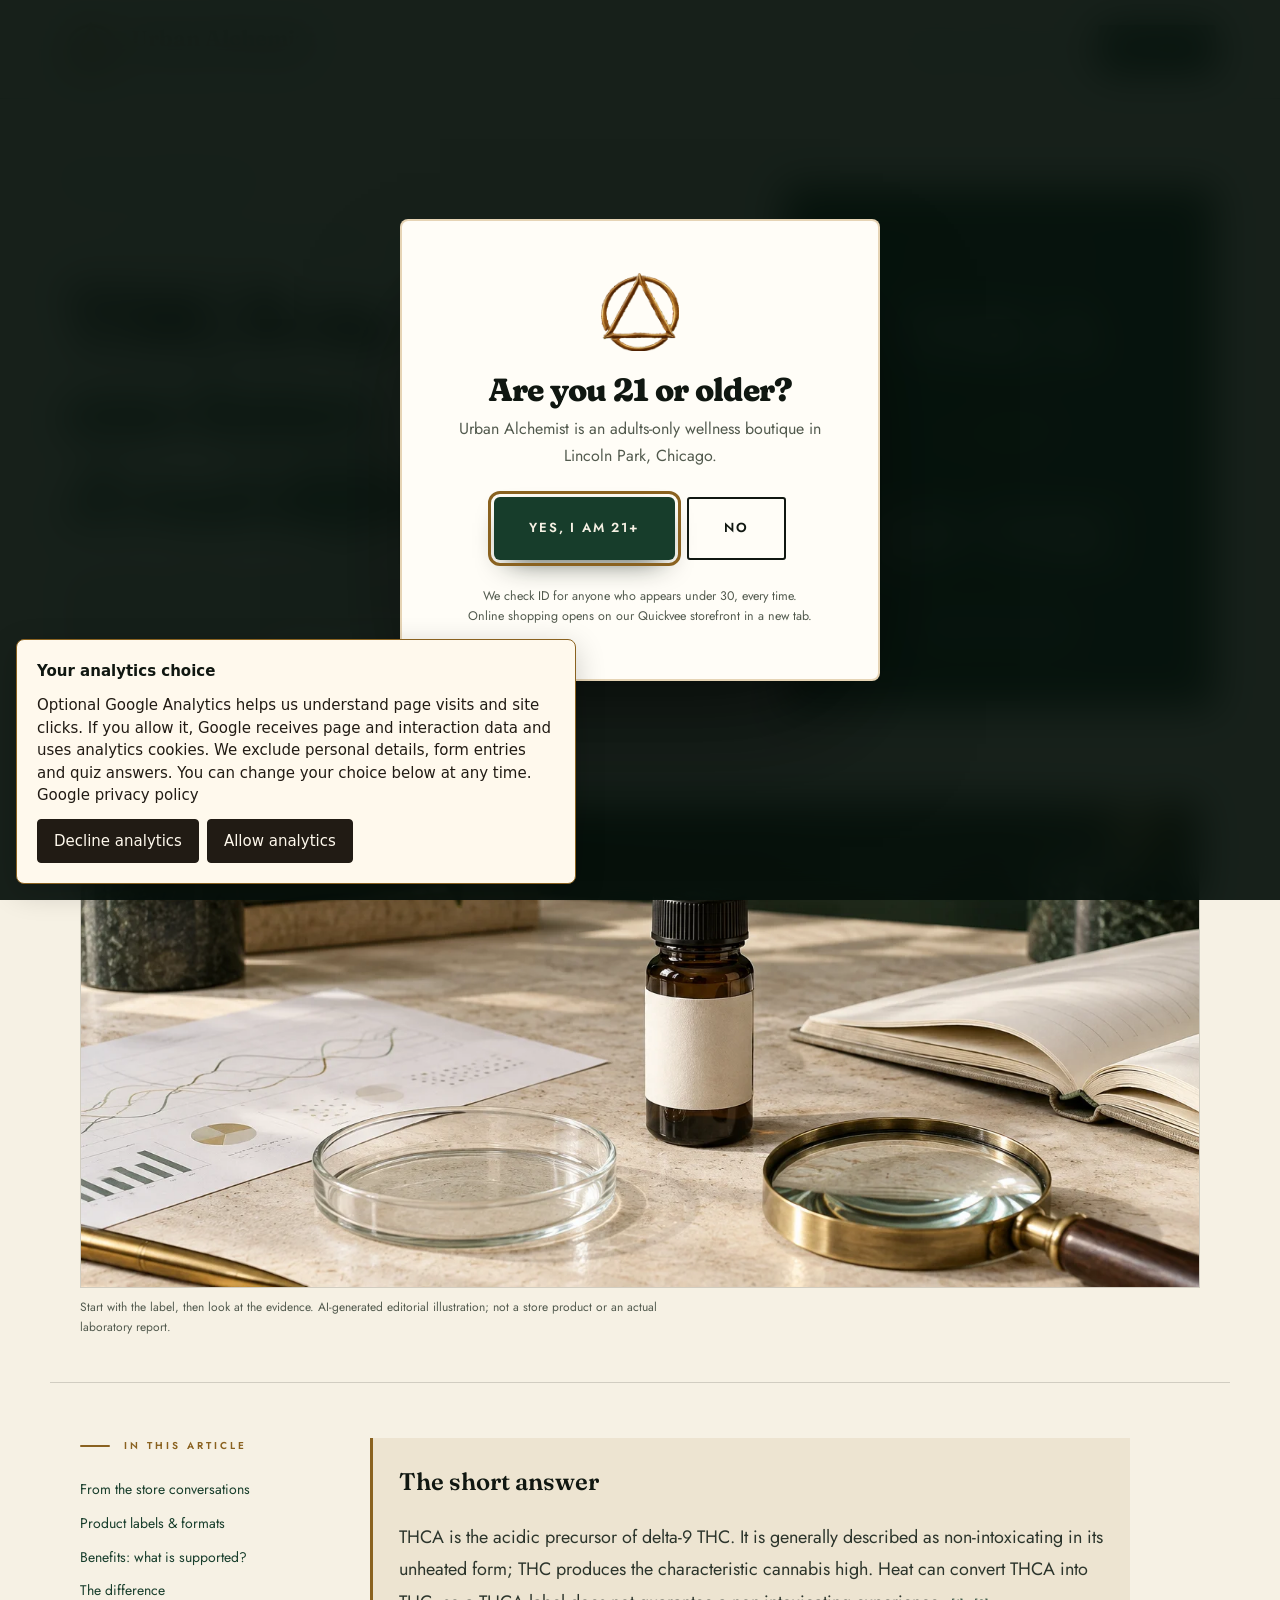
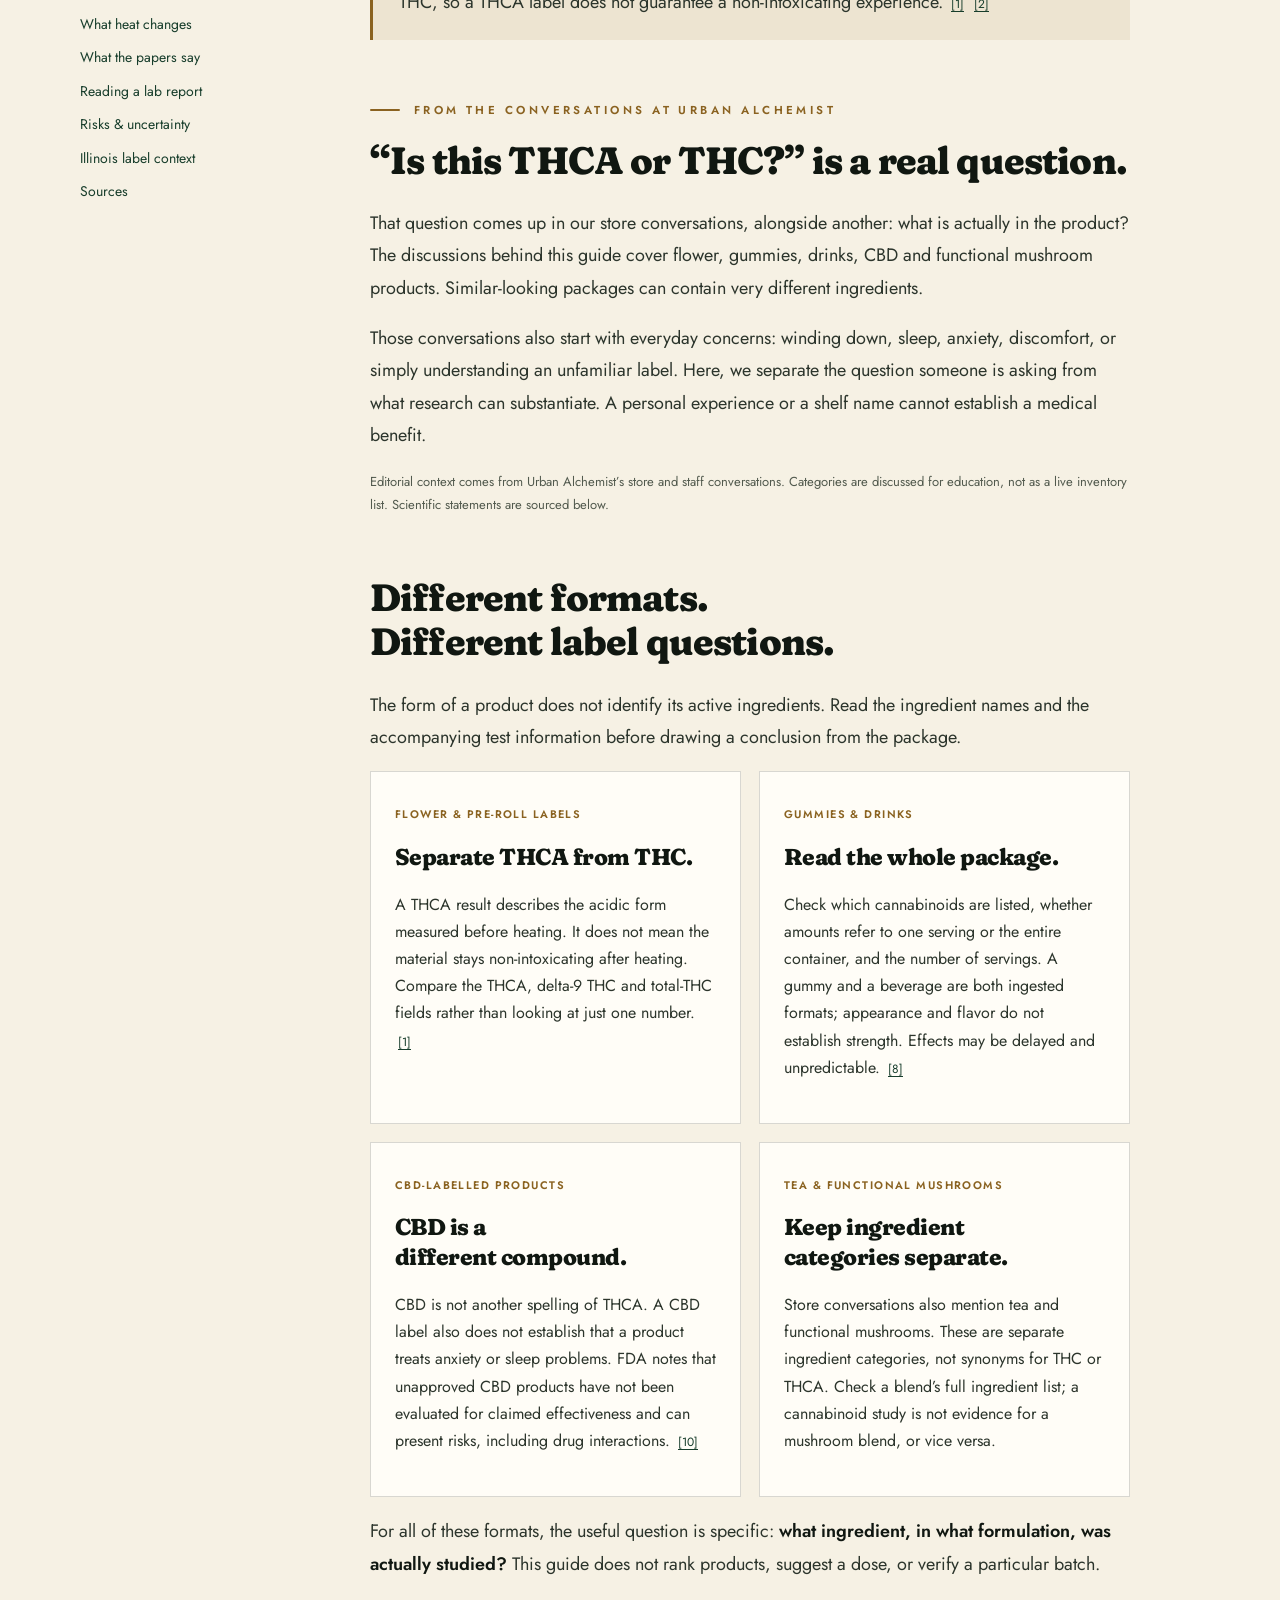
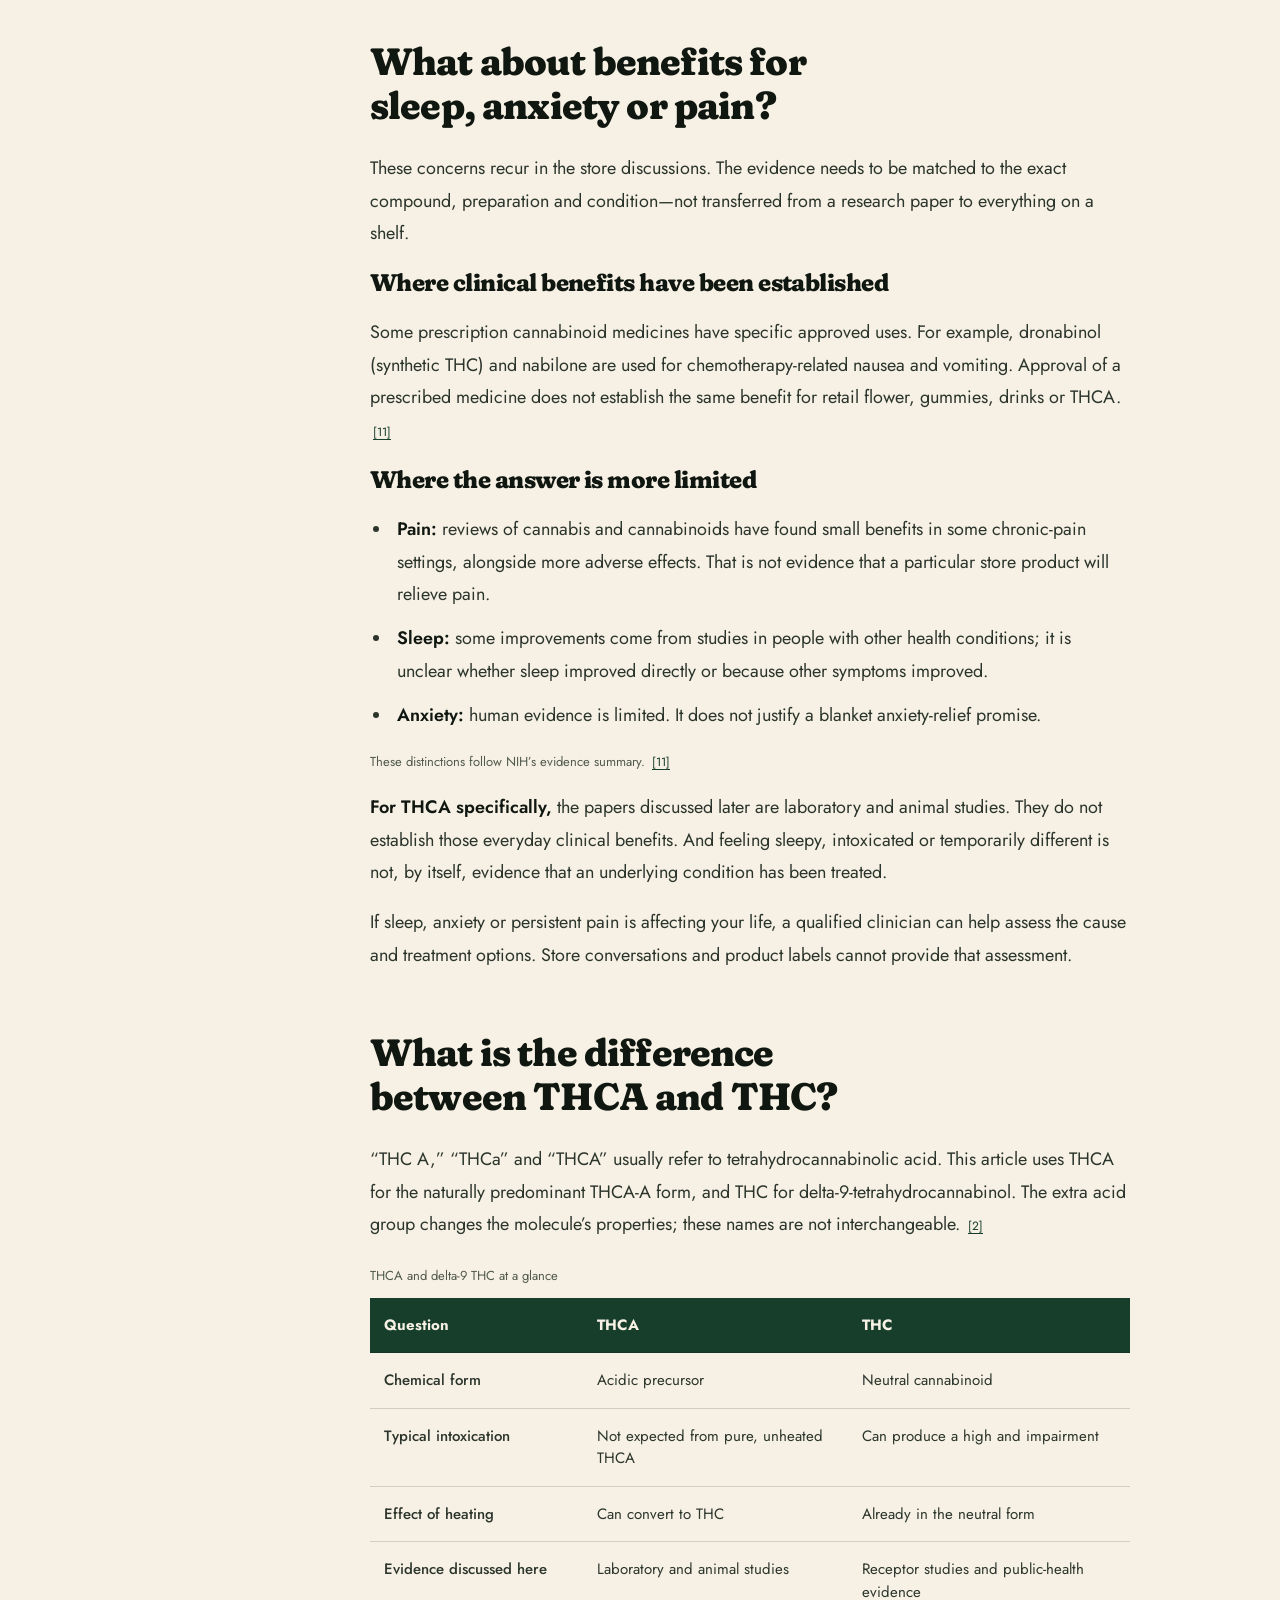
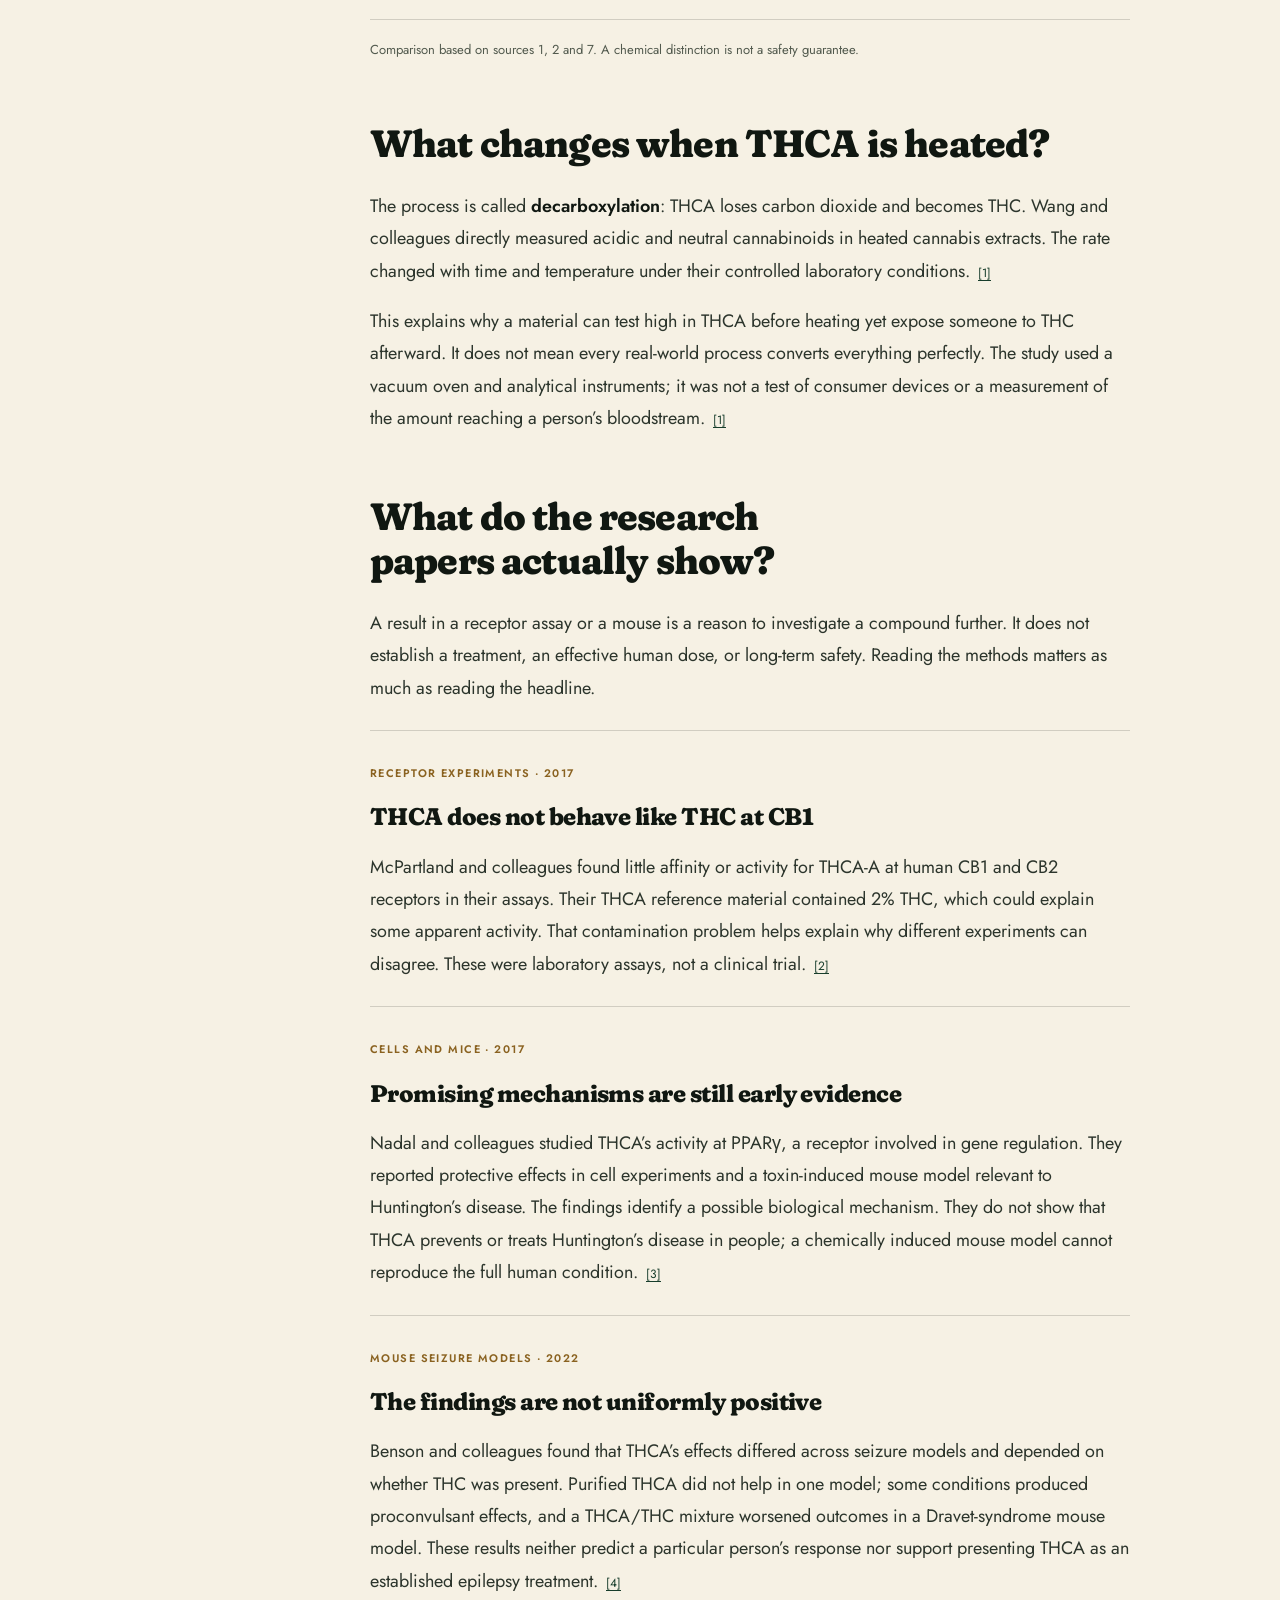
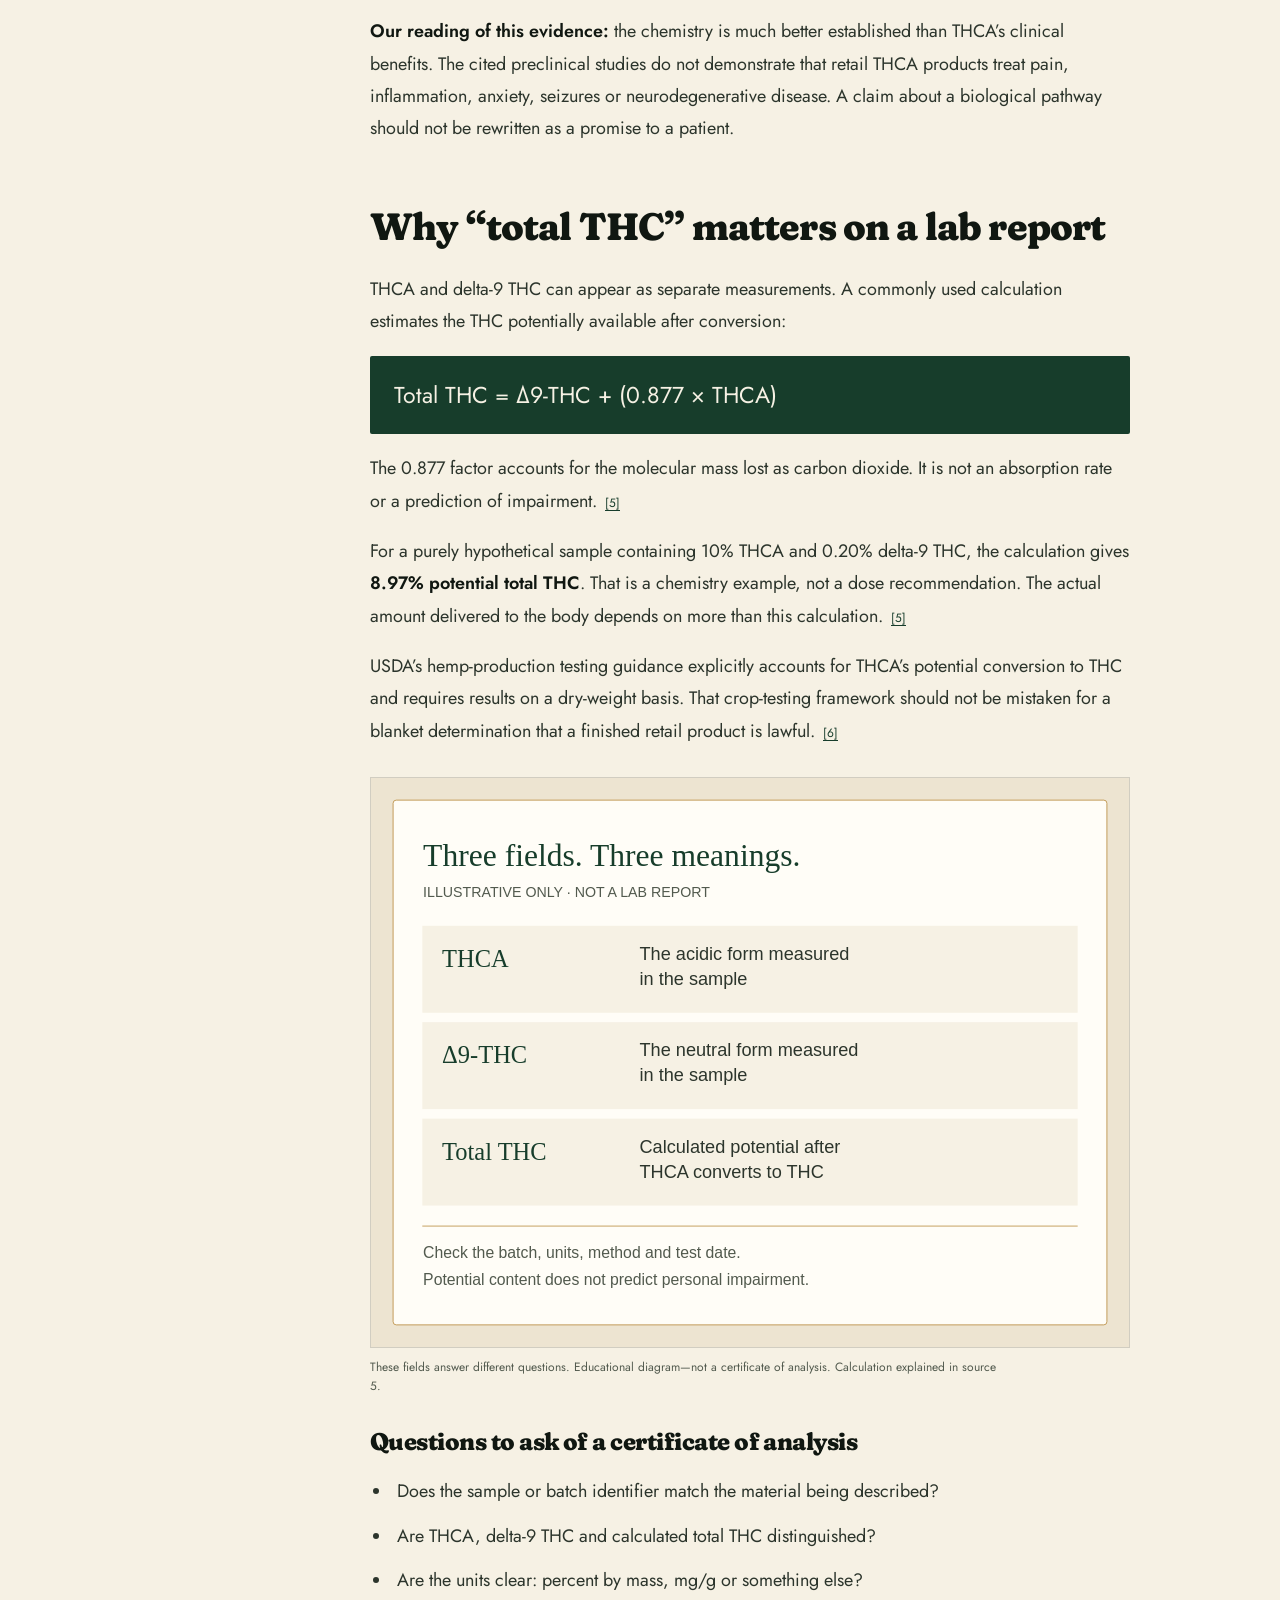
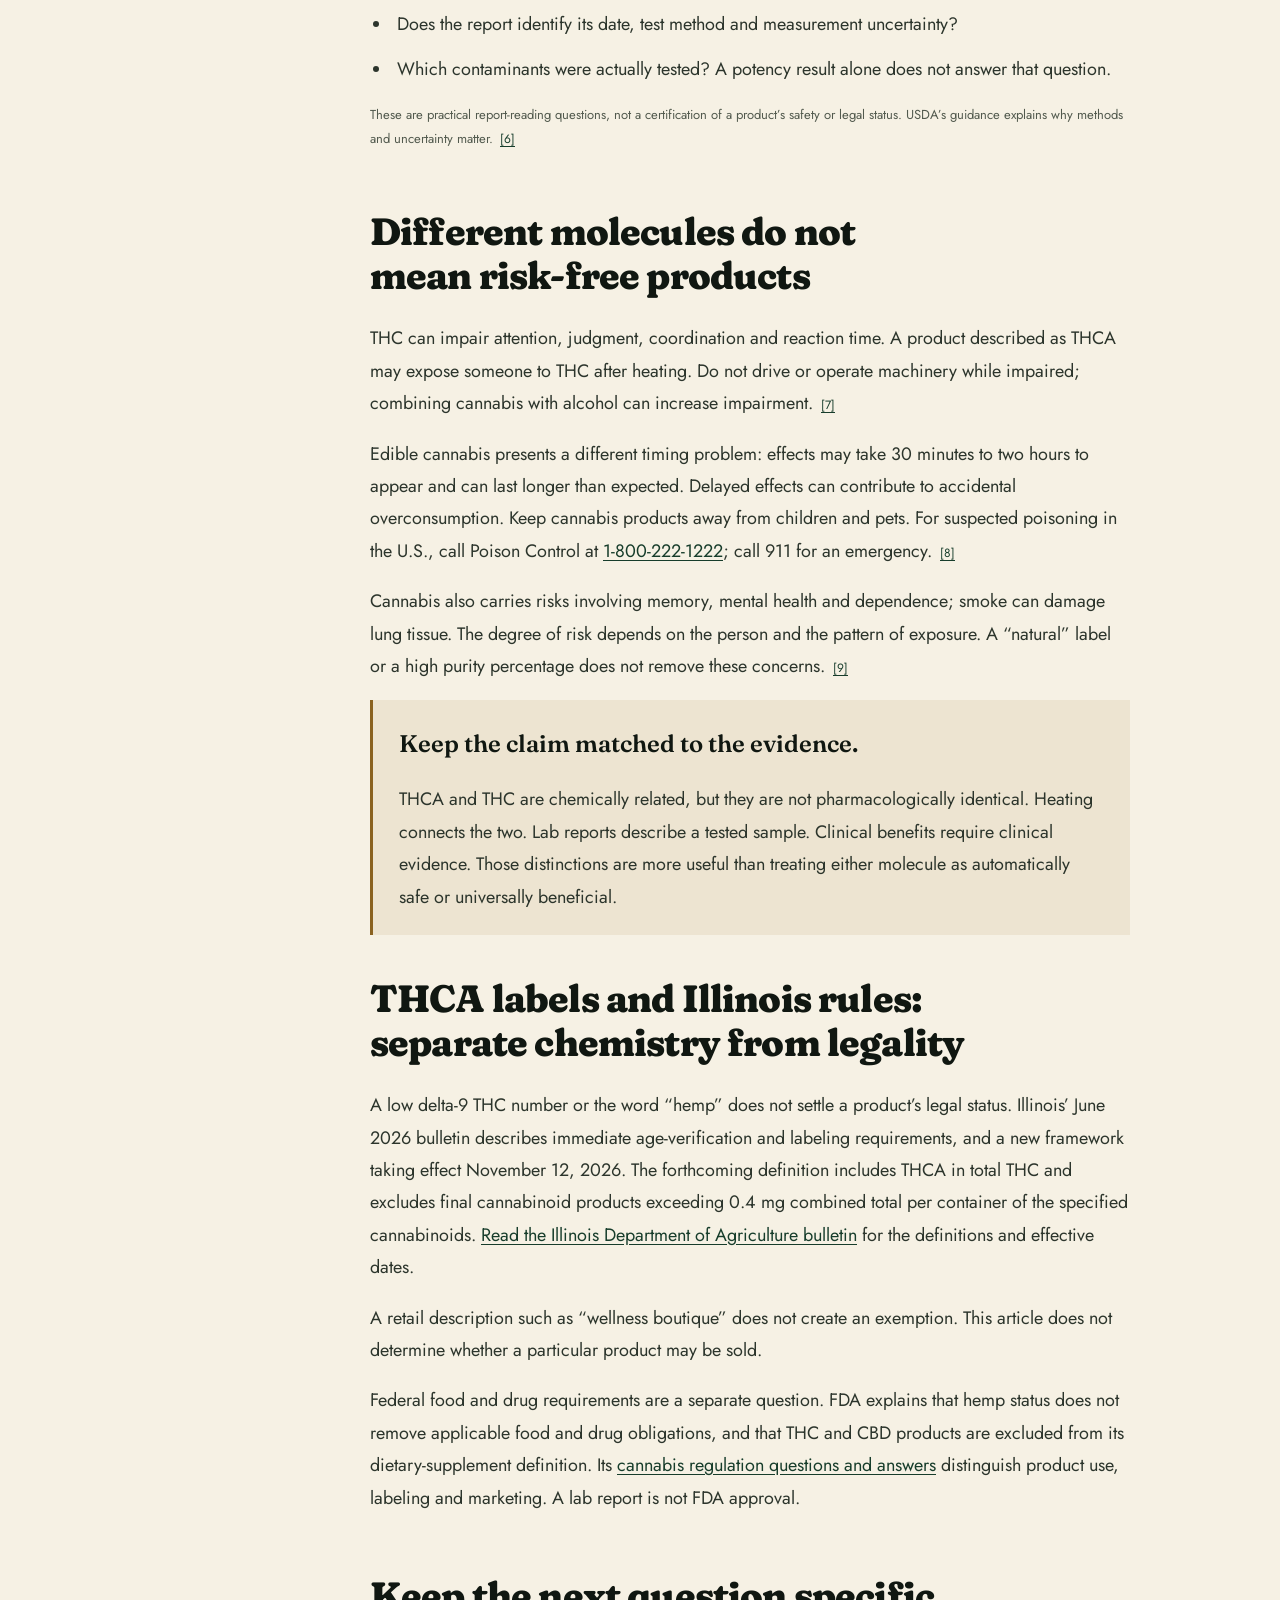
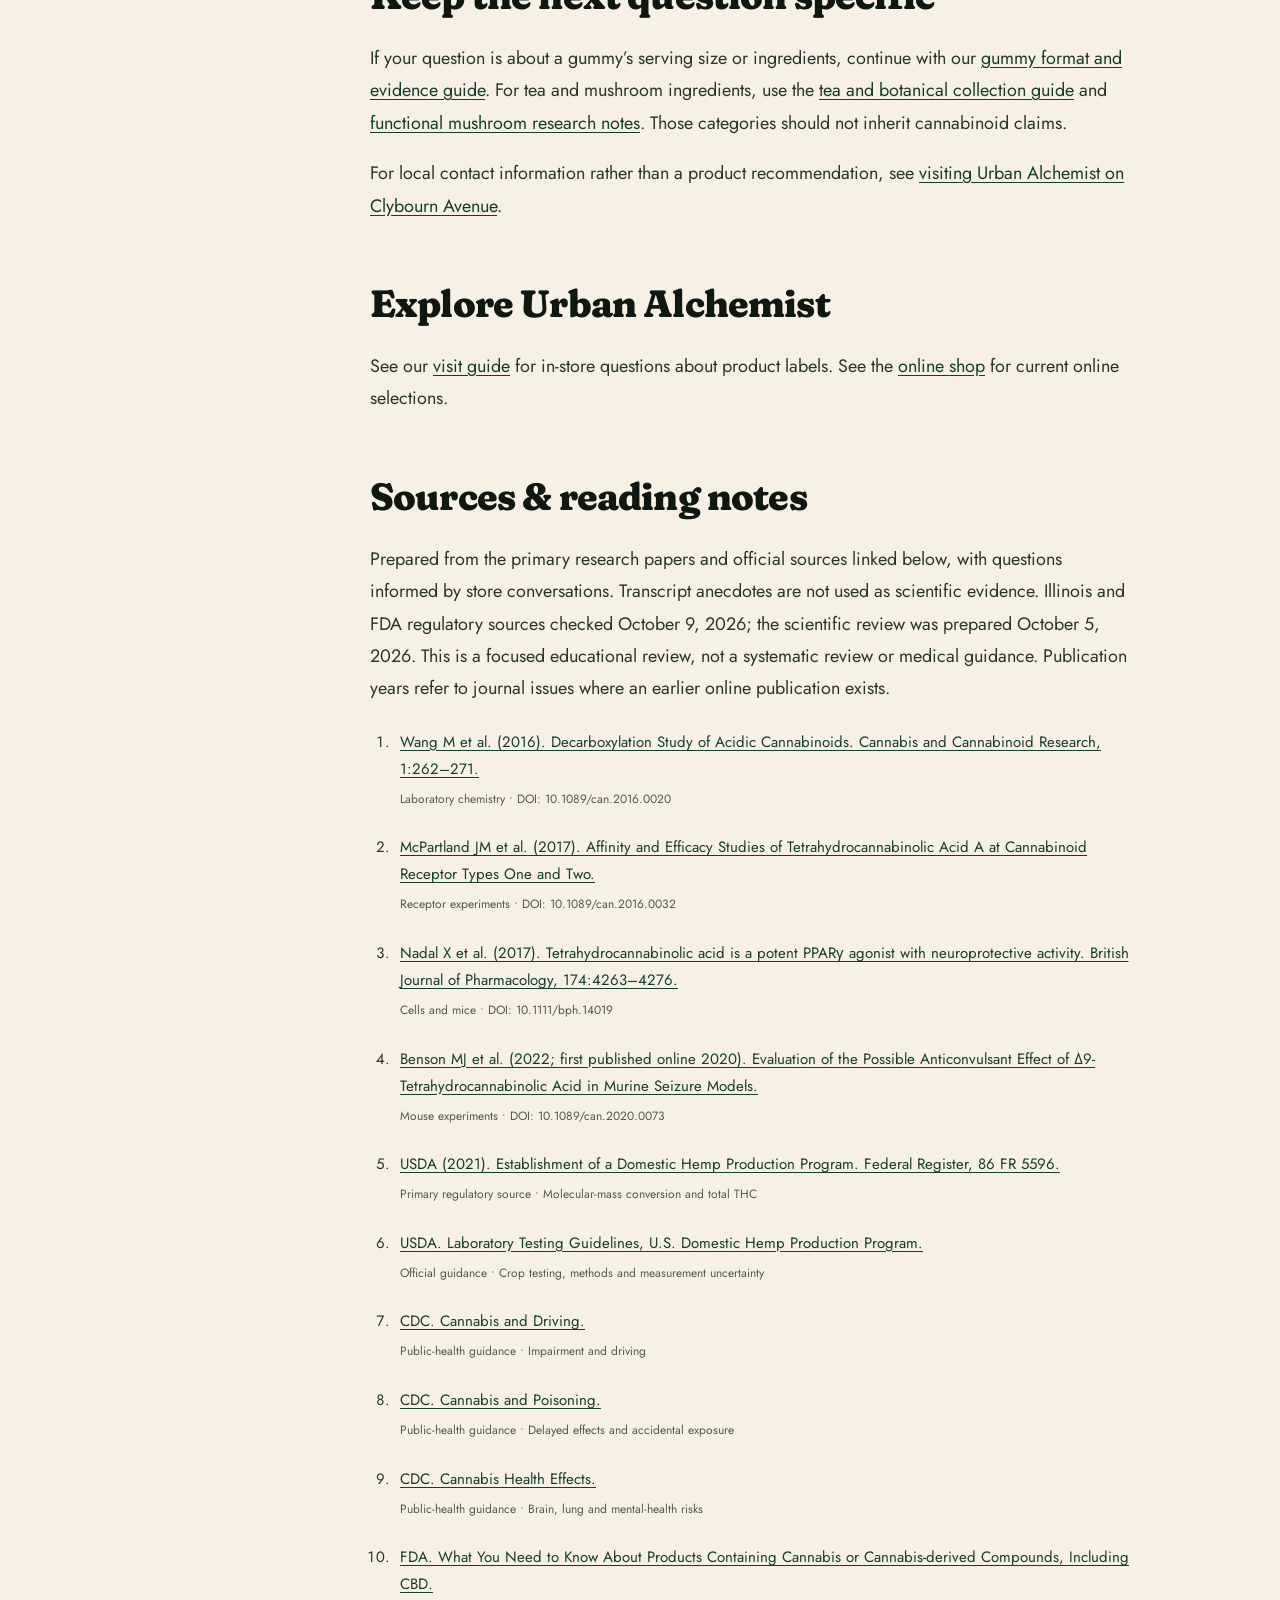
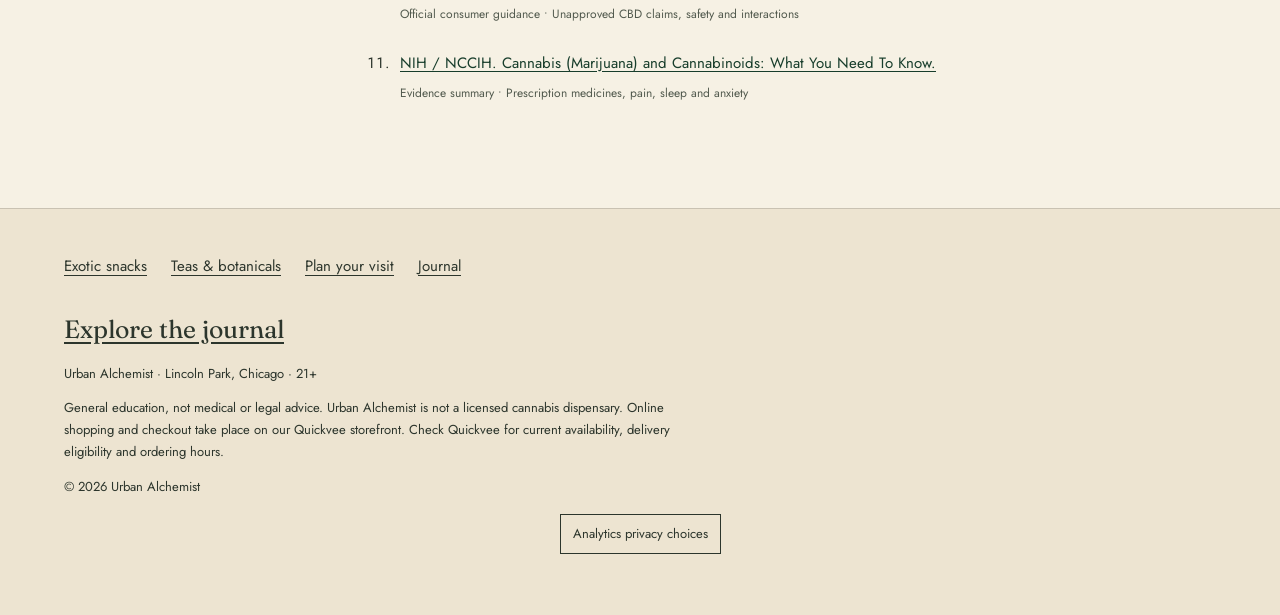
<file: blog/thca-vs-thc.html>
<!doctype html><html lang="en"><head><meta charset="utf-8"><meta name="viewport" content="width=device-width, initial-scale=1"><title>THCA vs. THC: What the Science Actually Says | Urban Alchemist</title><meta name="description" content="THCA vs. THC explained through product labels, flower, gummies, drinks and CBD. Explore benefit claims, risks and scientific sources with Urban Alchemist."><link rel="canonical" href="https://www.ualincolnpark.com/blog/thca-vs-thc"><meta property="og:type" content="article"><meta property="og:title" content="THCA vs. THC: What the Science Actually Says"><meta property="og:description" content="THCA vs. THC explained through product labels, flower, gummies, drinks and CBD. Explore benefit claims, risks and scientific sources with Urban Alchemist."><meta property="og:url" content="https://www.ualincolnpark.com/blog/thca-vs-thc"><meta property="og:image" content="https://www.ualincolnpark.com/assets/thca-thc-research-editorial-v1.webp"><meta name="twitter:card" content="summary_large_image"><link rel="icon" href="/assets/urban-alchemist-logo-mark.webp"><link rel="preconnect" href="https://fonts.googleapis.com"><link rel="preconnect" href="https://fonts.gstatic.com" crossorigin><link href="https://fonts.googleapis.com/css2?family=Fraunces:ital,opsz,wght@0,9..144,600;0,9..144,700;0,9..144,800;1,9..144,600&amp;family=Jost:wght@400;500;600&amp;display=swap" rel="stylesheet"><link rel="stylesheet" href="/styles.css"><link rel="stylesheet" href="/journal.css"><script type="application/ld+json">{"@context": "https://schema.org", "@graph": [{"@type": "BlogPosting", "headline": "THCA vs. THC: What the Science Actually Says", "description": "A sourced guide to THCA and THC labels, flower, gummies, drinks, CBD, and the limits of benefit claims, informed by Urban Alchemist store conversations.", "datePublished": "2026-10-05", "dateModified": "2026-10-09", "author": {"@type": "Organization", "name": "Urban Alchemist", "url": "https://www.ualincolnpark.com"}, "publisher": {"@id": "https://www.ualincolnpark.com/#store"}, "mainEntityOfPage": "https://www.ualincolnpark.com/blog/thca-vs-thc", "image": "https://www.ualincolnpark.com/assets/thca-thc-research-editorial-v1.webp", "citation": ["https://agr.illinois.gov/plants/hemp/hemp-news/june-2026-illinois-hemp-act.html", "https://www.fda.gov/news-events/public-health-focus/fda-regulation-cannabis-and-cannabis-derived-products-including-cannabidiol-cbd", "https://pmc.ncbi.nlm.nih.gov/articles/PMC5549281/", "https://pmc.ncbi.nlm.nih.gov/articles/PMC5510775/", "https://pmc.ncbi.nlm.nih.gov/articles/PMC5731255/", "https://pmc.ncbi.nlm.nih.gov/articles/PMC8864425/", "https://www.govinfo.gov/content/pkg/FR-2021-01-19/pdf/2021-00967.pdf", "https://www.ams.usda.gov/rules-regulations/hemp/information-laboratories/lab-testing-guidelines", "https://www.cdc.gov/cannabis/health-effects/driving.html", "https://www.cdc.gov/cannabis/health-effects/poisoning.html", "https://www.cdc.gov/cannabis/health-effects/", "https://www.fda.gov/consumers/consumer-updates/what-you-need-know-and-what-were-working-find-out-about-products-containing-cannabis-or-cannabis", "https://www.nccih.nih.gov/health/cannabis-marijuana-and-cannabinoids-what-you-need-to-know"]}, {"@type": "BreadcrumbList", "itemListElement": [{"@type": "ListItem", "position": 1, "name": "Home", "item": "https://www.ualincolnpark.com/"}, {"@type": "ListItem", "position": 2, "name": "Journal", "item": "https://www.ualincolnpark.com/blog"}, {"@type": "ListItem", "position": 3, "name": "THCA vs. THC", "item": "https://www.ualincolnpark.com/blog/thca-vs-thc"}]}]}</script></head><body class="journal"><a class="skip" href="#main" data-track-id="a-1">Skip to content</a><header class="journal-header" id="hdr"><a class="journal-brand" href="/" aria-label="Urban Alchemist home" data-track-id="a-2"><img src="/assets/urban-alchemist-logo-mark.webp" width="360" height="359" alt=""><span>Urban Alchemist<small>Lincoln Park · Chicago</small></span></a><nav aria-label="Main navigation"><a href="/" data-track-id="a-3">Home</a><a href="/blog" data-track-id="a-4">Journal</a><a href="/visit" data-track-id="a-5">Visit</a><a class="journal-shop" href="https://quickvee.com/merchant/SYE2217487IL?category=Snacks&amp;orderMethod=delivery&amp;categoryId=106635&amp;isSideBarFilter=true" target="_blank" rel="noopener noreferrer" aria-label="Shop now on Quickvee (opens in a new tab)" title="Quickvee opens in a new tab. Switch back to this tab to return." data-track-id="shop-header">Shop now <span aria-hidden="true">↗</span></a></nav></header><main id="main"><article><header class="article-hero"><div class="article-hero-inner"><a class="breadcrumb" href="/blog" data-track-id="a-6">The Journal / Cannabinoid science</a><p class="eyebrow">An evidence-led field note · No. 01</p><h1>THCA vs. THC:<br><em>one letter.<br>A real difference.</em></h1><p class="article-deck">From flower labels to gummies and drinks: answers to the questions that come up in store, with a closer look at benefit claims and the evidence behind them.</p><p class="article-meta">By Urban Alchemist · <time datetime="2026-10-05">October 5, 2026</time> · 11 min read</p></div><div class="chemistry-card" aria-label="THCA loses carbon dioxide during decarboxylation to form delta-9 THC"><span class="chem-label">The chemistry, simplified</span><div class="chem-name">THCA</div><div class="chem-arrow">↓ <span>decarboxylation<br>releases CO₂</span></div><div class="chem-name">Δ9-THC</div><p>Closely related molecules.<br>Different pharmacology.</p></div></header><figure class="article-image article-image--lead"><img src="/assets/thca-thc-research-editorial-v1.webp" width="1536" height="1024" fetchpriority="high" alt="Conceptual illustration of an unbranded sample vial, research notes and a magnifying glass on an ivory desk"><figcaption>Start with the label, then look at the evidence. AI-generated editorial illustration; not a store product or an actual laboratory report.</figcaption></figure>
<div class="article-layout"><aside class="article-toc"><p class="eyebrow">In this article</p><nav aria-label="Article contents"><a href="#store-context" data-track-id="a-7">From the store conversations</a><a href="#formats" data-track-id="a-8">Product labels &amp; formats</a><a href="#benefits" data-track-id="a-9">Benefits: what is supported?</a><a href="#difference" data-track-id="a-10">The difference</a><a href="#heat" data-track-id="a-11">What heat changes</a><a href="#research" data-track-id="a-12">What the papers say</a><a href="#labels" data-track-id="a-13">Reading a lab report</a><a href="#safety" data-track-id="a-14">Risks &amp; uncertainty</a><a href="#illinois" data-track-id="a-15">Illinois label context</a><a href="#sources" data-track-id="a-16">Sources</a></nav></aside><div class="article-copy">
<div class="article-note"><strong>The short answer</strong><p>THCA is the acidic precursor of delta-9 THC. It is generally described as non-intoxicating in its unheated form; THC produces the characteristic cannabis high. Heat can convert THCA into THC, so a THCA label does not guarantee a non-intoxicating experience. <span class="citations"><a href="#ref-1" aria-label="Source 1" data-track-id="a-17">[1]</a> <a href="#ref-2" aria-label="Source 2" data-track-id="a-18">[2]</a></span></p></div>
<section id="store-context"><p class="eyebrow">From the conversations at Urban Alchemist</p><h2>“Is this THCA or THC?” is a real question.</h2><p>That question comes up in our store conversations, alongside another: what is actually in the product? The discussions behind this guide cover flower, gummies, drinks, CBD and functional mushroom products. Similar-looking packages can contain very different ingredients.</p><p>Those conversations also start with everyday concerns: winding down, sleep, anxiety, discomfort, or simply understanding an unfamiliar label. Here, we separate the question someone is asking from what research can substantiate. A personal experience or a shelf name cannot establish a medical benefit.</p><p class="source-note">Editorial context comes from Urban Alchemist’s store and staff conversations. Categories are discussed for education, not as a live inventory list. Scientific statements are sourced below.</p></section>
<section id="formats"><h2>Different formats. Different label questions.</h2><p>The form of a product does not identify its active ingredients. Read the ingredient names and the accompanying test information before drawing a conclusion from the package.</p><div class="format-grid">
<div class="format-card"><span class="evidence-tag">Flower &amp; pre-roll labels</span><h3>Separate THCA from THC.</h3><p>A THCA result describes the acidic form measured before heating. It does not mean the material stays non-intoxicating after heating. Compare the THCA, delta-9 THC and total-THC fields rather than looking at just one number. <span class="citations"><a href="#ref-1" aria-label="Source 1" data-track-id="a-19">[1]</a></span></p></div>
<div class="format-card"><span class="evidence-tag">Gummies &amp; drinks</span><h3>Read the whole package.</h3><p>Check which cannabinoids are listed, whether amounts refer to one serving or the entire container, and the number of servings. A gummy and a beverage are both ingested formats; appearance and flavor do not establish strength. Effects may be delayed and unpredictable. <span class="citations"><a href="#ref-8" aria-label="Source 8" data-track-id="a-20">[8]</a></span></p></div>
<div class="format-card"><span class="evidence-tag">CBD-labelled products</span><h3>CBD is a different compound.</h3><p>CBD is not another spelling of THCA. A CBD label also does not establish that a product treats anxiety or sleep problems. FDA notes that unapproved CBD products have not been evaluated for claimed effectiveness and can present risks, including drug interactions. <span class="citations"><a href="#ref-10" aria-label="Source 10" data-track-id="a-21">[10]</a></span></p></div>
<div class="format-card"><span class="evidence-tag">Tea &amp; functional mushrooms</span><h3>Keep ingredient categories separate.</h3><p>Store conversations also mention tea and functional mushrooms. These are separate ingredient categories, not synonyms for THC or THCA. Check a blend’s full ingredient list; a cannabinoid study is not evidence for a mushroom blend, or vice versa.</p></div></div>
<p>For all of these formats, the useful question is specific: <strong>what ingredient, in what formulation, was actually studied?</strong> This guide does not rank products, suggest a dose, or verify a particular batch.</p></section>
<section id="benefits"><h2>What about benefits for sleep, anxiety or pain?</h2><p>These concerns recur in the store discussions. The evidence needs to be matched to the exact compound, preparation and condition—not transferred from a research paper to everything on a shelf.</p><h3>Where clinical benefits have been established</h3><p>Some prescription cannabinoid medicines have specific approved uses. For example, dronabinol (synthetic THC) and nabilone are used for chemotherapy-related nausea and vomiting. Approval of a prescribed medicine does not establish the same benefit for retail flower, gummies, drinks or THCA. <span class="citations"><a href="#ref-11" aria-label="Source 11" data-track-id="a-22">[11]</a></span></p><h3>Where the answer is more limited</h3><ul><li><strong>Pain:</strong> reviews of cannabis and cannabinoids have found small benefits in some chronic-pain settings, alongside more adverse effects. That is not evidence that a particular store product will relieve pain.</li><li><strong>Sleep:</strong> some improvements come from studies in people with other health conditions; it is unclear whether sleep improved directly or because other symptoms improved.</li><li><strong>Anxiety:</strong> human evidence is limited. It does not justify a blanket anxiety-relief promise.</li></ul><p class="source-note">These distinctions follow NIH’s evidence summary. <span class="citations"><a href="#ref-11" aria-label="Source 11" data-track-id="a-23">[11]</a></span></p><p><strong>For THCA specifically,</strong> the papers discussed later are laboratory and animal studies. They do not establish those everyday clinical benefits. And feeling sleepy, intoxicated or temporarily different is not, by itself, evidence that an underlying condition has been treated.</p><p>If sleep, anxiety or persistent pain is affecting your life, a qualified clinician can help assess the cause and treatment options. Store conversations and product labels cannot provide that assessment.</p></section><section id="difference"><h2>What is the difference between THCA and THC?</h2><p>“THC A,” “THCa” and “THCA” usually refer to tetrahydrocannabinolic acid. This article uses THCA for the naturally predominant THCA-A form, and THC for delta-9-tetrahydrocannabinol. The extra acid group changes the molecule’s properties; these names are not interchangeable. <span class="citations"><a href="#ref-2" aria-label="Source 2" data-track-id="a-24">[2]</a></span></p><div class="comparison-wrap" tabindex="0" role="region" aria-label="THCA and THC comparison"><table><caption>THCA and delta-9 THC at a glance</caption><thead><tr><th scope="col">Question</th><th scope="col">THCA</th><th scope="col">THC</th></tr></thead><tbody><tr><th scope="row">Chemical form</th><td>Acidic precursor</td><td>Neutral cannabinoid</td></tr><tr><th scope="row">Typical intoxication</th><td>Not expected from pure, unheated THCA</td><td>Can produce a high and impairment</td></tr><tr><th scope="row">Effect of heating</th><td>Can convert to THC</td><td>Already in the neutral form</td></tr><tr><th scope="row">Evidence discussed here</th><td>Laboratory and animal studies</td><td>Receptor studies and public-health evidence</td></tr></tbody></table></div><p class="source-note">Comparison based on sources 1, 2 and 7. A chemical distinction is not a safety guarantee.</p></section>
<section id="heat"><h2>What changes when THCA is heated?</h2><p>The process is called <strong>decarboxylation</strong>: THCA loses carbon dioxide and becomes THC. Wang and colleagues directly measured acidic and neutral cannabinoids in heated cannabis extracts. The rate changed with time and temperature under their controlled laboratory conditions. <span class="citations"><a href="#ref-1" aria-label="Source 1" data-track-id="a-25">[1]</a></span></p><p>This explains why a material can test high in THCA before heating yet expose someone to THC afterward. It does not mean every real-world process converts everything perfectly. The study used a vacuum oven and analytical instruments; it was not a test of consumer devices or a measurement of the amount reaching a person’s bloodstream. <span class="citations"><a href="#ref-1" aria-label="Source 1" data-track-id="a-26">[1]</a></span></p></section>
<section id="research"><h2>What do the research papers actually show?</h2><p>A result in a receptor assay or a mouse is a reason to investigate a compound further. It does not establish a treatment, an effective human dose, or long-term safety. Reading the methods matters as much as reading the headline.</p><div class="study"><span class="evidence-tag">Receptor experiments · 2017</span><h3>THCA does not behave like THC at CB1</h3><p>McPartland and colleagues found little affinity or activity for THCA-A at human CB1 and CB2 receptors in their assays. Their THCA reference material contained 2% THC, which could explain some apparent activity. That contamination problem helps explain why different experiments can disagree. These were laboratory assays, not a clinical trial. <span class="citations"><a href="#ref-2" aria-label="Source 2" data-track-id="a-27">[2]</a></span></p></div>
<div class="study"><span class="evidence-tag">Cells and mice · 2017</span><h3>Promising mechanisms are still early evidence</h3><p>Nadal and colleagues studied THCA’s activity at PPARγ, a receptor involved in gene regulation. They reported protective effects in cell experiments and a toxin-induced mouse model relevant to Huntington’s disease. The findings identify a possible biological mechanism. They do not show that THCA prevents or treats Huntington’s disease in people; a chemically induced mouse model cannot reproduce the full human condition. <span class="citations"><a href="#ref-3" aria-label="Source 3" data-track-id="a-28">[3]</a></span></p></div>
<div class="study"><span class="evidence-tag">Mouse seizure models · 2022</span><h3>The findings are not uniformly positive</h3><p>Benson and colleagues found that THCA’s effects differed across seizure models and depended on whether THC was present. Purified THCA did not help in one model; some conditions produced proconvulsant effects, and a THCA/THC mixture worsened outcomes in a Dravet-syndrome mouse model. These results neither predict a particular person’s response nor support presenting THCA as an established epilepsy treatment. <span class="citations"><a href="#ref-4" aria-label="Source 4" data-track-id="a-29">[4]</a></span></p></div><p><strong>Our reading of this evidence:</strong> the chemistry is much better established than THCA’s clinical benefits. The cited preclinical studies do not demonstrate that retail THCA products treat pain, inflammation, anxiety, seizures or neurodegenerative disease. A claim about a biological pathway should not be rewritten as a promise to a patient.</p></section>
<section id="labels"><h2>Why “total THC” matters on a lab report</h2><p>THCA and delta-9 THC can appear as separate measurements. A commonly used calculation estimates the THC potentially available after conversion:</p><div class="formula">Total THC = Δ9-THC + (0.877 × THCA)</div><p>The 0.877 factor accounts for the molecular mass lost as carbon dioxide. It is not an absorption rate or a prediction of impairment. <span class="citations"><a href="#ref-5" aria-label="Source 5" data-track-id="a-30">[5]</a></span></p><p>For a purely hypothetical sample containing 10% THCA and 0.20% delta-9 THC, the calculation gives <strong>8.97% potential total THC</strong>. That is a chemistry example, not a dose recommendation. The actual amount delivered to the body depends on more than this calculation. <span class="citations"><a href="#ref-5" aria-label="Source 5" data-track-id="a-31">[5]</a></span></p><p>USDA’s hemp-production testing guidance explicitly accounts for THCA’s potential conversion to THC and requires results on a dry-weight basis. That crop-testing framework should not be mistaken for a blanket determination that a finished retail product is lawful. <span class="citations"><a href="#ref-6" aria-label="Source 6" data-track-id="a-32">[6]</a></span></p><figure class="article-image"><img src="/assets/cannabinoid-label-reading-v1.svg" width="960" height="720" loading="lazy" alt="Three separate lab-report fields: THCA for the acidic form, delta-9 THC for the neutral form, and total THC for calculated potential after conversion"><figcaption>These fields answer different questions. Educational diagram—not a certificate of analysis. Calculation explained in source 5.</figcaption></figure><h3>Questions to ask of a certificate of analysis</h3><ul><li>Does the sample or batch identifier match the material being described?</li><li>Are THCA, delta-9 THC and calculated total THC distinguished?</li><li>Are the units clear: percent by mass, mg/g or something else?</li><li>Does the report identify its date, test method and measurement uncertainty?</li><li>Which contaminants were actually tested? A potency result alone does not answer that question.</li></ul><p class="source-note">These are practical report-reading questions, not a certification of a product’s safety or legal status. USDA’s guidance explains why methods and uncertainty matter. <span class="citations"><a href="#ref-6" aria-label="Source 6" data-track-id="a-33">[6]</a></span></p></section>
<section id="safety"><h2>Different molecules do not mean risk-free products</h2><p>THC can impair attention, judgment, coordination and reaction time. A product described as THCA may expose someone to THC after heating. Do not drive or operate machinery while impaired; combining cannabis with alcohol can increase impairment. <span class="citations"><a href="#ref-7" aria-label="Source 7" data-track-id="a-34">[7]</a></span></p><p>Edible cannabis presents a different timing problem: effects may take 30 minutes to two hours to appear and can last longer than expected. Delayed effects can contribute to accidental overconsumption. Keep cannabis products away from children and pets. For suspected poisoning in the U.S., call Poison Control at <a href="tel:18002221222" data-track-id="a-35">1-800-222-1222</a>; call 911 for an emergency. <span class="citations"><a href="#ref-8" aria-label="Source 8" data-track-id="a-36">[8]</a></span></p><p>Cannabis also carries risks involving memory, mental health and dependence; smoke can damage lung tissue. The degree of risk depends on the person and the pattern of exposure. A “natural” label or a high purity percentage does not remove these concerns. <span class="citations"><a href="#ref-9" aria-label="Source 9" data-track-id="a-37">[9]</a></span></p><div class="article-note"><strong>Keep the claim matched to the evidence.</strong><p>THCA and THC are chemically related, but they are not pharmacologically identical. Heating connects the two. Lab reports describe a tested sample. Clinical benefits require clinical evidence. Those distinctions are more useful than treating either molecule as automatically safe or universally beneficial.</p></div></section>
<section id="illinois"><h2>THCA labels and Illinois rules: separate chemistry from legality</h2><p>A low delta-9 THC number or the word “hemp” does not settle a product’s legal status. Illinois’ June 2026 bulletin describes immediate age-verification and labeling requirements, and a new framework taking effect November 12, 2026. The forthcoming definition includes THCA in total THC and excludes final cannabinoid products exceeding 0.4 mg combined total per container of the specified cannabinoids. <a href="https://agr.illinois.gov/plants/hemp/hemp-news/june-2026-illinois-hemp-act.html" data-track-id="a-38">Read the Illinois Department of Agriculture bulletin</a> for the definitions and effective dates.</p><p>A retail description such as “wellness boutique” does not create an exemption. This article does not determine whether a particular product may be sold.</p><p>Federal food and drug requirements are a separate question. FDA explains that hemp status does not remove applicable food and drug obligations, and that THC and CBD products are excluded from its dietary-supplement definition. Its <a href="https://www.fda.gov/news-events/public-health-focus/fda-regulation-cannabis-and-cannabis-derived-products-including-cannabidiol-cbd" data-track-id="a-39">cannabis regulation questions and answers</a> distinguish product use, labeling and marketing. A lab report is not FDA approval.</p></section><section id="reading-next"><h2>Keep the next question specific</h2><p>If your question is about a gummy’s serving size or ingredients, continue with our <a href="/blog/gummies-types-evidence" data-track-id="a-40">gummy format and evidence guide</a>. For tea and mushroom ingredients, use the <a href="/wellness-apothecary-lincoln-park" data-track-id="a-41">tea and botanical collection guide</a> and <a href="/blog/adaptogens-functional-mushrooms" data-track-id="a-42">functional mushroom research notes</a>. Those categories should not inherit cannabinoid claims.</p><p>For local contact information rather than a product recommendation, see <a href="/visit" data-track-id="a-43">visiting Urban Alchemist on Clybourn Avenue</a>.</p></section><section><h2>Explore Urban Alchemist</h2><p>See our <a href="/visit">visit guide</a> for in-store questions about product labels. See the <a href="/shop">online shop</a> for current online selections.</p></section><section id="sources"><h2>Sources &amp; reading notes</h2><p>Prepared from the primary research papers and official sources linked below, with questions informed by store conversations. Transcript anecdotes are not used as scientific evidence. Illinois and FDA regulatory sources checked October 9, 2026; the scientific review was prepared October 5, 2026. This is a focused educational review, not a systematic review or medical guidance. Publication years refer to journal issues where an earlier online publication exists.</p><ol class="references"><li id="ref-1"><a href="https://pmc.ncbi.nlm.nih.gov/articles/PMC5549281/" data-track-id="a-44">Wang M et al. (2016). Decarboxylation Study of Acidic Cannabinoids. Cannabis and Cannabinoid Research, 1:262–271.</a><span>Laboratory chemistry • DOI: 10.1089/can.2016.0020</span></li><li id="ref-2"><a href="https://pmc.ncbi.nlm.nih.gov/articles/PMC5510775/" data-track-id="a-45">McPartland JM et al. (2017). Affinity and Efficacy Studies of Tetrahydrocannabinolic Acid A at Cannabinoid Receptor Types One and Two.</a><span>Receptor experiments • DOI: 10.1089/can.2016.0032</span></li><li id="ref-3"><a href="https://pmc.ncbi.nlm.nih.gov/articles/PMC5731255/" data-track-id="a-46">Nadal X et al. (2017). Tetrahydrocannabinolic acid is a potent PPARγ agonist with neuroprotective activity. British Journal of Pharmacology, 174:4263–4276.</a><span>Cells and mice • DOI: 10.1111/bph.14019</span></li><li id="ref-4"><a href="https://pmc.ncbi.nlm.nih.gov/articles/PMC8864425/" data-track-id="a-47">Benson MJ et al. (2022; first published online 2020). Evaluation of the Possible Anticonvulsant Effect of Δ9-Tetrahydrocannabinolic Acid in Murine Seizure Models.</a><span>Mouse experiments • DOI: 10.1089/can.2020.0073</span></li><li id="ref-5"><a href="https://www.govinfo.gov/content/pkg/FR-2021-01-19/pdf/2021-00967.pdf" data-track-id="a-48">USDA (2021). Establishment of a Domestic Hemp Production Program. Federal Register, 86 FR 5596.</a><span>Primary regulatory source • Molecular-mass conversion and total THC</span></li><li id="ref-6"><a href="https://www.ams.usda.gov/rules-regulations/hemp/information-laboratories/lab-testing-guidelines" data-track-id="a-49">USDA. Laboratory Testing Guidelines, U.S. Domestic Hemp Production Program.</a><span>Official guidance • Crop testing, methods and measurement uncertainty</span></li><li id="ref-7"><a href="https://www.cdc.gov/cannabis/health-effects/driving.html" data-track-id="a-50">CDC. Cannabis and Driving.</a><span>Public-health guidance • Impairment and driving</span></li><li id="ref-8"><a href="https://www.cdc.gov/cannabis/health-effects/poisoning.html" data-track-id="a-51">CDC. Cannabis and Poisoning.</a><span>Public-health guidance • Delayed effects and accidental exposure</span></li><li id="ref-9"><a href="https://www.cdc.gov/cannabis/health-effects/" data-track-id="a-52">CDC. Cannabis Health Effects.</a><span>Public-health guidance • Brain, lung and mental-health risks</span></li><li id="ref-10"><a href="https://www.fda.gov/consumers/consumer-updates/what-you-need-know-and-what-were-working-find-out-about-products-containing-cannabis-or-cannabis" data-track-id="a-53">FDA. What You Need to Know About Products Containing Cannabis or Cannabis-derived Compounds, Including CBD.</a><span>Official consumer guidance • Unapproved CBD claims, safety and interactions</span></li><li id="ref-11"><a href="https://www.nccih.nih.gov/health/cannabis-marijuana-and-cannabinoids-what-you-need-to-know" data-track-id="a-54">NIH / NCCIH. Cannabis (Marijuana) and Cannabinoids: What You Need To Know.</a><span>Evidence summary • Prescription medicines, pain, sleep and anxiety</span></li></ol></section></div></div></article></main><footer class="journal-footer"><nav class="discovery-links" aria-label="Explore Urban Alchemist"><a href="/exotic-snacks-lincoln-park" data-track-id="a-55">Exotic snacks</a><a href="/wellness-apothecary-lincoln-park" data-track-id="a-56">Teas &amp; botanicals</a><a href="/visit" data-track-id="a-57">Plan your visit</a><a href="/blog" data-track-id="a-58">Journal</a></nav><a href="/blog" data-track-id="a-59">Explore the journal</a><p>Urban Alchemist · Lincoln Park, Chicago · 21+</p><p>General education, not medical or legal advice. Urban Alchemist is not a licensed cannabis dispensary. Online shopping and checkout take place on our Quickvee storefront. Check Quickvee for current availability, delivery eligibility and ordering hours.</p><p>© 2026 Urban Alchemist</p></footer><script src="/app.js" defer></script><script src="/analytics.js" defer></script>
</body></html>
</file>
<file: styles.css>
/* ==========================================================
   URBAN ALCHEMIST · 2219 N Clybourn Ave, Chicago
   Bold apothecary. Warm ground, brass, heavy serif.
   ========================================================== */
:root{
  --hdr-h:92px;
  --ivory:#F6F1E4; --paper:#FFFDF7; --parch:#EDE4D1;
  --ink:#101711; --ink-2:#2C352C; --mute:#525A4E;
  --forest:#173D2B; --deep:#0A1911; --deeper:#06110B;
  --brass:#8A6220; --brass-mid:#B7883A; --brass-lt:#D7AC63;
  --amber:#C77A1E; --ember:#EBA544;
  --rule:rgba(16,23,17,.16); --rule-soft:rgba(16,23,17,.09);
  --serif:Fraunces,"Times New Roman",Georgia,serif;
  --sans:Jost,-apple-system,BlinkMacSystemFont,"Segoe UI",Helvetica,Arial,sans-serif;
  --ease:cubic-bezier(.16,.84,.3,1);
  --drawer:cubic-bezier(.22,1,.28,1);
  --pad:clamp(20px,5vw,84px); --maxw:1300px;
}
*,*::before,*::after{box-sizing:border-box}
html{scroll-behavior:smooth;-webkit-text-size-adjust:100%}
body{margin:0;background:var(--ivory);color:var(--ink-2);
  font-family:var(--sans);font-weight:400;font-size:clamp(16px,1.08vw,17.5px);line-height:1.68;
  -webkit-font-smoothing:antialiased;overflow-x:hidden}
img,svg,canvas{display:block;max-width:100%}
img{height:auto}
a{color:inherit;text-decoration:none}
button{font:inherit;color:inherit;background:none;border:0;cursor:pointer}
::selection{background:var(--forest);color:var(--ivory)}
.sr-only{position:absolute;width:1px;height:1px;padding:0;margin:-1px;overflow:hidden;clip:rect(0 0 0 0);white-space:nowrap;border:0}
.skip{position:absolute;left:14px;top:-60px;z-index:1200;background:var(--forest);color:var(--ivory);
  padding:.85rem 1.4rem;border-radius:999px;font-size:.74rem;font-weight:600;letter-spacing:.16em;text-transform:uppercase;transition:top .3s var(--ease)}
.skip:focus{top:14px}

/* ---------- type: heavy, warm, persuasive ---------- */
h1,h2,h3{font-family:var(--serif);font-variation-settings:"SOFT" 100,"WONK" 0;color:var(--ink);
  margin:0;line-height:1.0;letter-spacing:-.022em;text-wrap:balance;font-weight:800}
.d1{font-size:clamp(2.9rem,7.4vw,6.2rem);line-height:.95}
.d2{font-size:clamp(2.4rem,5.6vw,4.6rem);line-height:1.0}
.d3{font-size:clamp(1.75rem,3.2vw,2.7rem);line-height:1.05}
.d4{font-size:clamp(1.35rem,2.1vw,1.85rem);line-height:1.12;font-weight:700}
.lede{font-size:clamp(1.08rem,1.45vw,1.32rem);line-height:1.6;color:var(--ink-2);max-width:56ch;font-weight:400}
.eyebrow{font-family:var(--sans);font-size:.72rem;font-weight:600;letter-spacing:.3em;text-transform:uppercase;
  color:var(--brass);margin:0 0 1.5rem;display:flex;align-items:center;gap:.85rem}
.eyebrow::before{content:"";width:30px;height:2px;background:var(--brass);flex:none;border-radius:2px}
em{font-style:italic;font-family:var(--serif);font-weight:700}
strong{font-weight:600;color:var(--ink)}
section{position:relative;padding:clamp(78px,10vw,150px) var(--pad)}
.wrap{max-width:var(--maxw);margin:0 auto;width:100%}


/* ---------- premium ornament: botanical corners + gold frame ---------- */
:root{
  --orn-gold:url("data:image/svg+xml,%3Csvg%20xmlns%3D%22http%3A%2F%2Fwww.w3.org%2F2000%2Fsvg%22%20viewBox%3D%220%200%20300%20300%22%20fill%3D%22none%22%20stroke%3D%22%23C79A45%22%20stroke-linecap%3D%22round%22%20stroke-linejoin%3D%22round%22%3E%3Cg%20stroke-width%3D%222.2%22%3E%3Cpath%20d%3D%22M46%2C46%20C108%2C40%20176%2C42%20256%2C54%22%2F%3E%3Cpath%20d%3D%22M46%2C46%20C40%2C108%2042%2C176%2054%2C256%22%2F%3E%3C%2Fg%3E%3Cg%20stroke-width%3D%221.8%22%3E%3Cpath%20d%3D%22M62.9%2C44.6%20Q65.4%2C64.1%2087.4%2C68.1%20Q82.5%2C46.3%2062.9%2C44.6%22%2F%3E%3Cpath%20d%3D%22M62.9%2C44.6%20Q82.0%2C40.1%2083.8%2C17.7%20Q62.6%2C24.9%2062.9%2C44.6%22%2F%3E%3Cpath%20d%3D%22M87.3%2C43.2%20Q89.4%2C61.1%20109.5%2C64.8%20Q105.2%2C44.8%2087.3%2C43.2%22%2F%3E%3Cpath%20d%3D%22M87.3%2C43.2%20Q105.0%2C40.3%20107.9%2C20.1%20Q88.1%2C25.3%2087.3%2C43.2%22%2F%3E%3Cpath%20d%3D%22M112.4%2C42.7%20Q114.2%2C58.9%20132.4%2C62.3%20Q128.7%2C44.1%20112.4%2C42.7%22%2F%3E%3Cpath%20d%3D%22M112.4%2C42.7%20Q128.6%2C41.2%20132.3%2C23.0%20Q114.1%2C26.5%20112.4%2C42.7%22%2F%3E%3Cpath%20d%3D%22M138.3%2C43.1%20Q139.8%2C57.6%20156.1%2C60.6%20Q152.9%2C44.3%20138.3%2C43.1%22%2F%3E%3Cpath%20d%3D%22M138.3%2C43.1%20Q152.9%2C42.7%20157.1%2C26.6%20Q140.6%2C28.6%20138.3%2C43.1%22%2F%3E%3Cpath%20d%3D%22M165.1%2C44.3%20Q166.3%2C57.1%20180.7%2C59.7%20Q178.0%2C45.3%20165.1%2C44.3%22%2F%3E%3Cpath%20d%3D%22M165.1%2C44.3%20Q178.0%2C44.8%20182.5%2C30.8%20Q167.8%2C31.6%20165.1%2C44.3%22%2F%3E%3Cpath%20d%3D%22M192.8%2C46.3%20Q193.7%2C57.6%20206.3%2C59.7%20Q204.0%2C47.1%20192.8%2C46.3%22%2F%3E%3Cpath%20d%3D%22M192.8%2C46.3%20Q204.0%2C47.6%20208.5%2C35.6%20Q195.7%2C35.5%20192.8%2C46.3%22%2F%3E%3Cpath%20d%3D%22M221.4%2C49.3%20Q222.1%2C58.9%20232.9%2C60.6%20Q231.0%2C49.9%20221.4%2C49.3%22%2F%3E%3Cpath%20d%3D%22M221.4%2C49.3%20Q230.9%2C51.1%20235.2%2C41.1%20Q224.4%2C40.2%20221.4%2C49.3%22%2F%3E%3Cpath%20d%3D%22M251.2%2C53.3%20Q251.7%2C61.2%20260.5%2C62.4%20Q259.1%2C53.5%20251.2%2C53.3%22%2F%3E%3Cpath%20d%3D%22M251.2%2C53.3%20Q258.9%2C55.3%20262.7%2C47.2%20Q253.9%2C45.8%20251.2%2C53.3%22%2F%3E%3Cpath%20d%3D%22M256.0%2C54.0%20Q262.5%2C62.0%20272.8%2C56.5%20Q264.6%2C48.2%20256.0%2C54.0%22%2F%3E%3Cpath%20d%3D%22M44.6%2C62.9%20Q24.9%2C62.6%2017.7%2C83.8%20Q40.1%2C82.0%2044.6%2C62.9%22%2F%3E%3Cpath%20d%3D%22M44.6%2C62.9%20Q46.3%2C82.5%2068.1%2C87.4%20Q64.1%2C65.4%2044.6%2C62.9%22%2F%3E%3Cpath%20d%3D%22M43.2%2C87.3%20Q25.3%2C88.1%2020.1%2C107.9%20Q40.3%2C105.0%2043.2%2C87.3%22%2F%3E%3Cpath%20d%3D%22M43.2%2C87.3%20Q44.8%2C105.2%2064.8%2C109.5%20Q61.1%2C89.4%2043.2%2C87.3%22%2F%3E%3Cpath%20d%3D%22M42.7%2C112.4%20Q26.5%2C114.1%2023.0%2C132.3%20Q41.2%2C128.6%2042.7%2C112.4%22%2F%3E%3Cpath%20d%3D%22M42.7%2C112.4%20Q44.1%2C128.7%2062.3%2C132.4%20Q58.9%2C114.2%2042.7%2C112.4%22%2F%3E%3Cpath%20d%3D%22M43.1%2C138.3%20Q28.6%2C140.6%2026.6%2C157.1%20Q42.7%2C152.9%2043.1%2C138.3%22%2F%3E%3Cpath%20d%3D%22M43.1%2C138.3%20Q44.3%2C152.9%2060.6%2C156.1%20Q57.6%2C139.8%2043.1%2C138.3%22%2F%3E%3Cpath%20d%3D%22M44.3%2C165.1%20Q31.6%2C167.8%2030.8%2C182.5%20Q44.8%2C178.0%2044.3%2C165.1%22%2F%3E%3Cpath%20d%3D%22M44.3%2C165.1%20Q45.3%2C178.0%2059.7%2C180.7%20Q57.1%2C166.3%2044.3%2C165.1%22%2F%3E%3Cpath%20d%3D%22M46.3%2C192.8%20Q35.5%2C195.7%2035.6%2C208.5%20Q47.6%2C204.0%2046.3%2C192.8%22%2F%3E%3Cpath%20d%3D%22M46.3%2C192.8%20Q47.1%2C204.0%2059.7%2C206.3%20Q57.6%2C193.7%2046.3%2C192.8%22%2F%3E%3Cpath%20d%3D%22M49.3%2C221.4%20Q40.2%2C224.4%2041.1%2C235.2%20Q51.1%2C230.9%2049.3%2C221.4%22%2F%3E%3Cpath%20d%3D%22M49.3%2C221.4%20Q49.9%2C231.0%2060.6%2C232.9%20Q58.9%2C222.1%2049.3%2C221.4%22%2F%3E%3Cpath%20d%3D%22M53.3%2C251.2%20Q45.8%2C253.9%2047.2%2C262.7%20Q55.3%2C258.9%2053.3%2C251.2%22%2F%3E%3Cpath%20d%3D%22M53.3%2C251.2%20Q53.5%2C259.1%2062.4%2C260.5%20Q61.2%2C251.7%2053.3%2C251.2%22%2F%3E%3Cpath%20d%3D%22M54.0%2C256.0%20Q48.2%2C264.6%2056.5%2C272.8%20Q62.0%2C262.5%2054.0%2C256.0%22%2F%3E%3C%2Fg%3E%3Cg%20stroke-width%3D%22.95%22%20opacity%3D%22.65%22%3E%3Cpath%20d%3D%22M62.9%2C44.6%20Q73.3%2C55.8%2085.7%2C66.5%22%2F%3E%3Cpath%20d%3D%22M62.9%2C44.6%20Q73.0%2C33.1%2082.3%2C19.6%22%2F%3E%3Cpath%20d%3D%22M87.3%2C43.2%20Q96.7%2C53.6%20108.0%2C63.3%22%2F%3E%3Cpath%20d%3D%22M87.3%2C43.2%20Q97.2%2C33.4%20106.4%2C21.7%22%2F%3E%3Cpath%20d%3D%22M112.4%2C42.7%20Q120.9%2C52.1%20131.0%2C60.9%22%2F%3E%3Cpath%20d%3D%22M112.4%2C42.7%20Q121.9%2C34.4%20130.9%2C24.4%22%2F%3E%3Cpath%20d%3D%22M138.3%2C43.1%20Q145.8%2C51.4%20154.9%2C59.4%22%2F%3E%3Cpath%20d%3D%22M138.3%2C43.1%20Q147.2%2C36.2%20155.8%2C27.7%22%2F%3E%3Cpath%20d%3D%22M165.1%2C44.3%20Q171.7%2C51.6%20179.6%2C58.6%22%2F%3E%3Cpath%20d%3D%22M165.1%2C44.3%20Q173.3%2C38.7%20181.3%2C31.7%22%2F%3E%3Cpath%20d%3D%22M192.8%2C46.3%20Q198.5%2C52.7%20205.3%2C58.7%22%2F%3E%3Cpath%20d%3D%22M192.8%2C46.3%20Q200.1%2C42.0%20207.4%2C36.4%22%2F%3E%3Cpath%20d%3D%22M221.4%2C49.3%20Q226.2%2C54.7%20232.1%2C59.8%22%2F%3E%3Cpath%20d%3D%22M221.4%2C49.3%20Q227.9%2C46.1%20234.2%2C41.7%22%2F%3E%3Cpath%20d%3D%22M251.2%2C53.3%20Q255.1%2C57.7%20259.9%2C61.7%22%2F%3E%3Cpath%20d%3D%22M251.2%2C53.3%20Q256.6%2C50.9%20261.9%2C47.7%22%2F%3E%3Cpath%20d%3D%22M256.0%2C54.0%20Q263.5%2C55.6%20271.6%2C56.3%22%2F%3E%3Cpath%20d%3D%22M44.6%2C62.9%20Q31.9%2C71.6%2019.6%2C82.3%22%2F%3E%3Cpath%20d%3D%22M44.6%2C62.9%20Q54.5%2C74.6%2066.5%2C85.7%22%2F%3E%3Cpath%20d%3D%22M43.2%2C87.3%20Q32.2%2C95.9%2021.7%2C106.4%22%2F%3E%3Cpath%20d%3D%22M43.2%2C87.3%20Q52.4%2C97.9%2063.3%2C108.0%22%2F%3E%3Cpath%20d%3D%22M42.7%2C112.4%20Q33.3%2C120.8%2024.4%2C130.9%22%2F%3E%3Cpath%20d%3D%22M42.7%2C112.4%20Q51.0%2C122.0%2060.9%2C131.0%22%2F%3E%3Cpath%20d%3D%22M43.1%2C138.3%20Q35.1%2C146.3%2027.7%2C155.8%22%2F%3E%3Cpath%20d%3D%22M43.1%2C138.3%20Q50.4%2C146.8%2059.4%2C154.9%22%2F%3E%3Cpath%20d%3D%22M44.3%2C165.1%20Q37.7%2C172.5%2031.7%2C181.3%22%2F%3E%3Cpath%20d%3D%22M44.3%2C165.1%20Q50.8%2C172.6%2058.6%2C179.6%22%2F%3E%3Cpath%20d%3D%22M46.3%2C192.8%20Q41.1%2C199.5%2036.4%2C207.4%22%2F%3E%3Cpath%20d%3D%22M46.3%2C192.8%20Q52.0%2C199.2%2058.7%2C205.3%22%2F%3E%3Cpath%20d%3D%22M49.3%2C221.4%20Q45.2%2C227.4%2041.7%2C234.2%22%2F%3E%3Cpath%20d%3D%22M49.3%2C221.4%20Q54.1%2C226.9%2059.8%2C232.1%22%2F%3E%3Cpath%20d%3D%22M53.3%2C251.2%20Q50.2%2C256.2%2047.7%2C261.9%22%2F%3E%3Cpath%20d%3D%22M53.3%2C251.2%20Q57.1%2C255.7%2061.7%2C259.9%22%2F%3E%3Cpath%20d%3D%22M54.0%2C256.0%20Q54.6%2C263.6%2056.3%2C271.6%22%2F%3E%3C%2Fg%3E%3Cg%20stroke-width%3D%221.8%22%3E%3Cpath%20d%3D%22M46%2C46%20C34%2C40%2030%2C32%2033%2C25%20C36%2C19%2045%2C19%2048%2C25%20C50%2C30%2047%2C34%2043%2C34%22%2F%3E%3C%2Fg%3E%3Ccircle%20cx%3D%2284%22%20cy%3D%2274%22%20r%3D%222.8%22%20fill%3D%22%23C79A45%22%20stroke%3D%22none%22%20opacity%3D%22.7%22%2F%3E%3Ccircle%20cx%3D%22112%22%20cy%3D%2262%22%20r%3D%222.2%22%20fill%3D%22%23C79A45%22%20stroke%3D%22none%22%20opacity%3D%22.7%22%2F%3E%3Ccircle%20cx%3D%2266%22%20cy%3D%22104%22%20r%3D%222.2%22%20fill%3D%22%23C79A45%22%20stroke%3D%22none%22%20opacity%3D%22.7%22%2F%3E%3Ccircle%20cx%3D%2274%22%20cy%3D%22140%22%20r%3D%222.0%22%20fill%3D%22%23C79A45%22%20stroke%3D%22none%22%20opacity%3D%22.7%22%2F%3E%3Ccircle%20cx%3D%22150%22%20cy%3D%2258%22%20r%3D%222.0%22%20fill%3D%22%23C79A45%22%20stroke%3D%22none%22%20opacity%3D%22.7%22%2F%3E%3Ccircle%20cx%3D%22198%22%20cy%3D%2264%22%20r%3D%221.8%22%20fill%3D%22%23C79A45%22%20stroke%3D%22none%22%20opacity%3D%22.7%22%2F%3E%3Ccircle%20cx%3D%2262%22%20cy%3D%22182%22%20r%3D%221.8%22%20fill%3D%22%23C79A45%22%20stroke%3D%22none%22%20opacity%3D%22.7%22%2F%3E%3C%2Fsvg%3E");
  --orn-green:url("data:image/svg+xml,%3Csvg%20xmlns%3D%22http%3A%2F%2Fwww.w3.org%2F2000%2Fsvg%22%20viewBox%3D%220%200%20300%20300%22%20fill%3D%22none%22%20stroke%3D%22%232F5540%22%20stroke-linecap%3D%22round%22%20stroke-linejoin%3D%22round%22%3E%3Cg%20stroke-width%3D%222.2%22%3E%3Cpath%20d%3D%22M46%2C46%20C108%2C40%20176%2C42%20256%2C54%22%2F%3E%3Cpath%20d%3D%22M46%2C46%20C40%2C108%2042%2C176%2054%2C256%22%2F%3E%3C%2Fg%3E%3Cg%20stroke-width%3D%221.8%22%3E%3Cpath%20d%3D%22M62.9%2C44.6%20Q65.4%2C64.1%2087.4%2C68.1%20Q82.5%2C46.3%2062.9%2C44.6%22%2F%3E%3Cpath%20d%3D%22M62.9%2C44.6%20Q82.0%2C40.1%2083.8%2C17.7%20Q62.6%2C24.9%2062.9%2C44.6%22%2F%3E%3Cpath%20d%3D%22M87.3%2C43.2%20Q89.4%2C61.1%20109.5%2C64.8%20Q105.2%2C44.8%2087.3%2C43.2%22%2F%3E%3Cpath%20d%3D%22M87.3%2C43.2%20Q105.0%2C40.3%20107.9%2C20.1%20Q88.1%2C25.3%2087.3%2C43.2%22%2F%3E%3Cpath%20d%3D%22M112.4%2C42.7%20Q114.2%2C58.9%20132.4%2C62.3%20Q128.7%2C44.1%20112.4%2C42.7%22%2F%3E%3Cpath%20d%3D%22M112.4%2C42.7%20Q128.6%2C41.2%20132.3%2C23.0%20Q114.1%2C26.5%20112.4%2C42.7%22%2F%3E%3Cpath%20d%3D%22M138.3%2C43.1%20Q139.8%2C57.6%20156.1%2C60.6%20Q152.9%2C44.3%20138.3%2C43.1%22%2F%3E%3Cpath%20d%3D%22M138.3%2C43.1%20Q152.9%2C42.7%20157.1%2C26.6%20Q140.6%2C28.6%20138.3%2C43.1%22%2F%3E%3Cpath%20d%3D%22M165.1%2C44.3%20Q166.3%2C57.1%20180.7%2C59.7%20Q178.0%2C45.3%20165.1%2C44.3%22%2F%3E%3Cpath%20d%3D%22M165.1%2C44.3%20Q178.0%2C44.8%20182.5%2C30.8%20Q167.8%2C31.6%20165.1%2C44.3%22%2F%3E%3Cpath%20d%3D%22M192.8%2C46.3%20Q193.7%2C57.6%20206.3%2C59.7%20Q204.0%2C47.1%20192.8%2C46.3%22%2F%3E%3Cpath%20d%3D%22M192.8%2C46.3%20Q204.0%2C47.6%20208.5%2C35.6%20Q195.7%2C35.5%20192.8%2C46.3%22%2F%3E%3Cpath%20d%3D%22M221.4%2C49.3%20Q222.1%2C58.9%20232.9%2C60.6%20Q231.0%2C49.9%20221.4%2C49.3%22%2F%3E%3Cpath%20d%3D%22M221.4%2C49.3%20Q230.9%2C51.1%20235.2%2C41.1%20Q224.4%2C40.2%20221.4%2C49.3%22%2F%3E%3Cpath%20d%3D%22M251.2%2C53.3%20Q251.7%2C61.2%20260.5%2C62.4%20Q259.1%2C53.5%20251.2%2C53.3%22%2F%3E%3Cpath%20d%3D%22M251.2%2C53.3%20Q258.9%2C55.3%20262.7%2C47.2%20Q253.9%2C45.8%20251.2%2C53.3%22%2F%3E%3Cpath%20d%3D%22M256.0%2C54.0%20Q262.5%2C62.0%20272.8%2C56.5%20Q264.6%2C48.2%20256.0%2C54.0%22%2F%3E%3Cpath%20d%3D%22M44.6%2C62.9%20Q24.9%2C62.6%2017.7%2C83.8%20Q40.1%2C82.0%2044.6%2C62.9%22%2F%3E%3Cpath%20d%3D%22M44.6%2C62.9%20Q46.3%2C82.5%2068.1%2C87.4%20Q64.1%2C65.4%2044.6%2C62.9%22%2F%3E%3Cpath%20d%3D%22M43.2%2C87.3%20Q25.3%2C88.1%2020.1%2C107.9%20Q40.3%2C105.0%2043.2%2C87.3%22%2F%3E%3Cpath%20d%3D%22M43.2%2C87.3%20Q44.8%2C105.2%2064.8%2C109.5%20Q61.1%2C89.4%2043.2%2C87.3%22%2F%3E%3Cpath%20d%3D%22M42.7%2C112.4%20Q26.5%2C114.1%2023.0%2C132.3%20Q41.2%2C128.6%2042.7%2C112.4%22%2F%3E%3Cpath%20d%3D%22M42.7%2C112.4%20Q44.1%2C128.7%2062.3%2C132.4%20Q58.9%2C114.2%2042.7%2C112.4%22%2F%3E%3Cpath%20d%3D%22M43.1%2C138.3%20Q28.6%2C140.6%2026.6%2C157.1%20Q42.7%2C152.9%2043.1%2C138.3%22%2F%3E%3Cpath%20d%3D%22M43.1%2C138.3%20Q44.3%2C152.9%2060.6%2C156.1%20Q57.6%2C139.8%2043.1%2C138.3%22%2F%3E%3Cpath%20d%3D%22M44.3%2C165.1%20Q31.6%2C167.8%2030.8%2C182.5%20Q44.8%2C178.0%2044.3%2C165.1%22%2F%3E%3Cpath%20d%3D%22M44.3%2C165.1%20Q45.3%2C178.0%2059.7%2C180.7%20Q57.1%2C166.3%2044.3%2C165.1%22%2F%3E%3Cpath%20d%3D%22M46.3%2C192.8%20Q35.5%2C195.7%2035.6%2C208.5%20Q47.6%2C204.0%2046.3%2C192.8%22%2F%3E%3Cpath%20d%3D%22M46.3%2C192.8%20Q47.1%2C204.0%2059.7%2C206.3%20Q57.6%2C193.7%2046.3%2C192.8%22%2F%3E%3Cpath%20d%3D%22M49.3%2C221.4%20Q40.2%2C224.4%2041.1%2C235.2%20Q51.1%2C230.9%2049.3%2C221.4%22%2F%3E%3Cpath%20d%3D%22M49.3%2C221.4%20Q49.9%2C231.0%2060.6%2C232.9%20Q58.9%2C222.1%2049.3%2C221.4%22%2F%3E%3Cpath%20d%3D%22M53.3%2C251.2%20Q45.8%2C253.9%2047.2%2C262.7%20Q55.3%2C258.9%2053.3%2C251.2%22%2F%3E%3Cpath%20d%3D%22M53.3%2C251.2%20Q53.5%2C259.1%2062.4%2C260.5%20Q61.2%2C251.7%2053.3%2C251.2%22%2F%3E%3Cpath%20d%3D%22M54.0%2C256.0%20Q48.2%2C264.6%2056.5%2C272.8%20Q62.0%2C262.5%2054.0%2C256.0%22%2F%3E%3C%2Fg%3E%3Cg%20stroke-width%3D%22.95%22%20opacity%3D%22.65%22%3E%3Cpath%20d%3D%22M62.9%2C44.6%20Q73.3%2C55.8%2085.7%2C66.5%22%2F%3E%3Cpath%20d%3D%22M62.9%2C44.6%20Q73.0%2C33.1%2082.3%2C19.6%22%2F%3E%3Cpath%20d%3D%22M87.3%2C43.2%20Q96.7%2C53.6%20108.0%2C63.3%22%2F%3E%3Cpath%20d%3D%22M87.3%2C43.2%20Q97.2%2C33.4%20106.4%2C21.7%22%2F%3E%3Cpath%20d%3D%22M112.4%2C42.7%20Q120.9%2C52.1%20131.0%2C60.9%22%2F%3E%3Cpath%20d%3D%22M112.4%2C42.7%20Q121.9%2C34.4%20130.9%2C24.4%22%2F%3E%3Cpath%20d%3D%22M138.3%2C43.1%20Q145.8%2C51.4%20154.9%2C59.4%22%2F%3E%3Cpath%20d%3D%22M138.3%2C43.1%20Q147.2%2C36.2%20155.8%2C27.7%22%2F%3E%3Cpath%20d%3D%22M165.1%2C44.3%20Q171.7%2C51.6%20179.6%2C58.6%22%2F%3E%3Cpath%20d%3D%22M165.1%2C44.3%20Q173.3%2C38.7%20181.3%2C31.7%22%2F%3E%3Cpath%20d%3D%22M192.8%2C46.3%20Q198.5%2C52.7%20205.3%2C58.7%22%2F%3E%3Cpath%20d%3D%22M192.8%2C46.3%20Q200.1%2C42.0%20207.4%2C36.4%22%2F%3E%3Cpath%20d%3D%22M221.4%2C49.3%20Q226.2%2C54.7%20232.1%2C59.8%22%2F%3E%3Cpath%20d%3D%22M221.4%2C49.3%20Q227.9%2C46.1%20234.2%2C41.7%22%2F%3E%3Cpath%20d%3D%22M251.2%2C53.3%20Q255.1%2C57.7%20259.9%2C61.7%22%2F%3E%3Cpath%20d%3D%22M251.2%2C53.3%20Q256.6%2C50.9%20261.9%2C47.7%22%2F%3E%3Cpath%20d%3D%22M256.0%2C54.0%20Q263.5%2C55.6%20271.6%2C56.3%22%2F%3E%3Cpath%20d%3D%22M44.6%2C62.9%20Q31.9%2C71.6%2019.6%2C82.3%22%2F%3E%3Cpath%20d%3D%22M44.6%2C62.9%20Q54.5%2C74.6%2066.5%2C85.7%22%2F%3E%3Cpath%20d%3D%22M43.2%2C87.3%20Q32.2%2C95.9%2021.7%2C106.4%22%2F%3E%3Cpath%20d%3D%22M43.2%2C87.3%20Q52.4%2C97.9%2063.3%2C108.0%22%2F%3E%3Cpath%20d%3D%22M42.7%2C112.4%20Q33.3%2C120.8%2024.4%2C130.9%22%2F%3E%3Cpath%20d%3D%22M42.7%2C112.4%20Q51.0%2C122.0%2060.9%2C131.0%22%2F%3E%3Cpath%20d%3D%22M43.1%2C138.3%20Q35.1%2C146.3%2027.7%2C155.8%22%2F%3E%3Cpath%20d%3D%22M43.1%2C138.3%20Q50.4%2C146.8%2059.4%2C154.9%22%2F%3E%3Cpath%20d%3D%22M44.3%2C165.1%20Q37.7%2C172.5%2031.7%2C181.3%22%2F%3E%3Cpath%20d%3D%22M44.3%2C165.1%20Q50.8%2C172.6%2058.6%2C179.6%22%2F%3E%3Cpath%20d%3D%22M46.3%2C192.8%20Q41.1%2C199.5%2036.4%2C207.4%22%2F%3E%3Cpath%20d%3D%22M46.3%2C192.8%20Q52.0%2C199.2%2058.7%2C205.3%22%2F%3E%3Cpath%20d%3D%22M49.3%2C221.4%20Q45.2%2C227.4%2041.7%2C234.2%22%2F%3E%3Cpath%20d%3D%22M49.3%2C221.4%20Q54.1%2C226.9%2059.8%2C232.1%22%2F%3E%3Cpath%20d%3D%22M53.3%2C251.2%20Q50.2%2C256.2%2047.7%2C261.9%22%2F%3E%3Cpath%20d%3D%22M53.3%2C251.2%20Q57.1%2C255.7%2061.7%2C259.9%22%2F%3E%3Cpath%20d%3D%22M54.0%2C256.0%20Q54.6%2C263.6%2056.3%2C271.6%22%2F%3E%3C%2Fg%3E%3Cg%20stroke-width%3D%221.8%22%3E%3Cpath%20d%3D%22M46%2C46%20C34%2C40%2030%2C32%2033%2C25%20C36%2C19%2045%2C19%2048%2C25%20C50%2C30%2047%2C34%2043%2C34%22%2F%3E%3C%2Fg%3E%3Ccircle%20cx%3D%2284%22%20cy%3D%2274%22%20r%3D%222.8%22%20fill%3D%22%232F5540%22%20stroke%3D%22none%22%20opacity%3D%22.7%22%2F%3E%3Ccircle%20cx%3D%22112%22%20cy%3D%2262%22%20r%3D%222.2%22%20fill%3D%22%232F5540%22%20stroke%3D%22none%22%20opacity%3D%22.7%22%2F%3E%3Ccircle%20cx%3D%2266%22%20cy%3D%22104%22%20r%3D%222.2%22%20fill%3D%22%232F5540%22%20stroke%3D%22none%22%20opacity%3D%22.7%22%2F%3E%3Ccircle%20cx%3D%2274%22%20cy%3D%22140%22%20r%3D%222.0%22%20fill%3D%22%232F5540%22%20stroke%3D%22none%22%20opacity%3D%22.7%22%2F%3E%3Ccircle%20cx%3D%22150%22%20cy%3D%2258%22%20r%3D%222.0%22%20fill%3D%22%232F5540%22%20stroke%3D%22none%22%20opacity%3D%22.7%22%2F%3E%3Ccircle%20cx%3D%22198%22%20cy%3D%2264%22%20r%3D%221.8%22%20fill%3D%22%232F5540%22%20stroke%3D%22none%22%20opacity%3D%22.7%22%2F%3E%3Ccircle%20cx%3D%2262%22%20cy%3D%22182%22%20r%3D%221.8%22%20fill%3D%22%232F5540%22%20stroke%3D%22none%22%20opacity%3D%22.7%22%2F%3E%3C%2Fsvg%3E");
  --orn-line:rgba(183,136,58,.42);
}
.orn{position:absolute;inset:clamp(11px,1.5vw,24px);z-index:0;pointer-events:none;
  border:1px solid var(--orn-line);border-radius:3px}
.orn::before,.orn::after{content:"";position:absolute;z-index:1;width:clamp(150px,19vw,320px);aspect-ratio:1;
  background:var(--orn,var(--orn-green)) center/contain no-repeat;opacity:.42}
.orn::before{top:-14px;left:0}
.orn::after{bottom:-14px;right:0;transform:rotate(180deg)}
.orn ~ *{position:relative;z-index:1}
.on-dark{--orn:var(--orn-gold);--orn-line:rgba(215,172,99,.34)}
.on-dark .orn::before,.on-dark .orn::after{opacity:.46}
.on-light .orn::before,.on-light .orn::after{opacity:.32}
.on-light{--orn:var(--orn-green);--orn-line:rgba(183,136,58,.5)}
@media(max-width:700px){.orn::before,.orn::after{width:132px;opacity:.4}}
@media(prefers-reduced-motion:no-preference){.orn::before,.orn::after{transition:opacity .8s var(--ease)}}

/* gold rules between sections */
main > section + section,
main > .tick + section,
.ft{border-top:2px solid rgba(183,136,58,.34)}


/* ---------- drifting gold motes ---------- */
.motes{position:absolute;inset:0;pointer-events:none;overflow:hidden;
  --mote:rgba(235,165,68,.95);--mote2:rgba(235,165,68,.4)}
.on-light .motes,.ft .motes{--mote:rgba(160,116,40,.72);--mote2:rgba(160,116,40,.24);opacity:.55}
.on-dark .motes,.store .motes{--mote:rgba(240,196,120,1);--mote2:rgba(240,196,120,.45)}
.motes::before,.motes::after{content:"";position:absolute;inset:-40px;
  background-repeat:repeat;will-change:transform,opacity}
.motes::before{
  background-image:
    radial-gradient(circle at 22% 34%,var(--mote) 0 1.4px,var(--mote2) 2.4px,transparent 5.5px),
    radial-gradient(circle at 71% 12%,var(--mote) 0 1.1px,var(--mote2) 2px,transparent 4.4px);
  background-size:353px 311px,281px 409px;
  animation:moteA 52s linear infinite,moteGlow 7s ease-in-out infinite}
.motes::after{
  background-image:
    radial-gradient(circle at 63% 57%,var(--mote) 0 1.2px,var(--mote2) 2.1px,transparent 4.8px),
    radial-gradient(circle at 15% 83%,var(--mote) 0 1px,var(--mote2) 1.8px,transparent 4px);
  background-size:311px 443px,547px 331px;opacity:.62;
  animation:moteB 71s linear infinite,moteGlow 9.5s ease-in-out infinite reverse}
@keyframes moteA{to{transform:translate3d(-353px,-311px,0)}}
@keyframes moteB{to{transform:translate3d(311px,-443px,0)}}
@keyframes moteGlow{0%,100%{opacity:.26}50%{opacity:.72}}
.motes--free{inset:0}
.store .motes--free{z-index:1}
.ft .motes--free{opacity:.6}
@media(max-width:700px){.motes::before{background-size:250px 220px,200px 290px}.motes::after{background-size:230px 320px,380px 240px}}

/* ---------- buttons: living sheen ---------- */
.btn::after{content:"";position:absolute;top:-30%;bottom:-30%;left:-60%;width:42%;z-index:0;
  background:linear-gradient(100deg,transparent,rgba(255,255,255,.3),transparent);
  transform:skewX(-18deg);animation:sheen 5.2s cubic-bezier(.5,0,.3,1) infinite;pointer-events:none}
.btn--line::after,.btn--brassline::after{background:linear-gradient(100deg,transparent,rgba(183,136,58,.28),transparent)}
@keyframes sheen{0%{left:-60%}55%,100%{left:130%}}
.btn--brass{animation:brassPulse 4.2s ease-in-out infinite}
@keyframes brassPulse{
  0%,100%{box-shadow:0 12px 30px -14px rgba(199,122,30,.9),0 0 0 0 rgba(235,165,68,0)}
  50%{box-shadow:0 14px 34px -14px rgba(199,122,30,.95),0 0 26px 2px rgba(235,165,68,.35)}}
.btn--brass:hover{animation:none}

@media(prefers-reduced-motion:reduce){
  .motes{display:none}
  .btn::after{display:none}
  .btn--brass{animation:none}
}

/* ---------- reveal ---------- */
.rv{transition:opacity .9s var(--ease),transform 1s var(--ease)}
.js-rv .rv{opacity:0;transform:translateY(24px)}
.js-rv .rv.in{opacity:1;transform:none}
.rv[data-d="1"]{transition-delay:.08s}.rv[data-d="2"]{transition-delay:.16s}
.rv[data-d="3"]{transition-delay:.24s}.rv[data-d="4"]{transition-delay:.32s}
.rv[data-d="5"]{transition-delay:.4s}

/* ---------- buttons: solid, confident ---------- */
.btn{position:relative;display:inline-flex;align-items:center;gap:.65rem;padding:1.15rem 2.2rem;
  border-radius:3px;font-size:.82rem;font-weight:600;letter-spacing:.14em;text-transform:uppercase;
  overflow:hidden;transition:transform .5s var(--drawer),box-shadow .5s var(--ease),background .4s var(--ease),color .4s var(--ease)}
.btn svg{width:16px;height:16px;flex:none;position:relative;z-index:1}
.btn span{position:relative;z-index:1}
.btn--fill{background:var(--forest);color:var(--ivory);box-shadow:0 12px 30px -14px rgba(10,25,17,.9)}
.btn--fill::before{content:"";position:absolute;inset:0;background:linear-gradient(100deg,var(--amber),var(--ember));opacity:0;transition:opacity .45s var(--ease)}
.btn--fill:hover{transform:translateY(-3px);box-shadow:0 20px 44px -16px rgba(199,122,30,.85)}
.btn--fill:hover::before{opacity:1}
.btn--brass{background:linear-gradient(100deg,var(--amber),var(--ember));color:#20150A;box-shadow:0 12px 30px -14px rgba(199,122,30,.9)}
.btn--brass:hover{transform:translateY(-3px);box-shadow:0 22px 48px -16px rgba(199,122,30,.95)}
.btn--line{border:2px solid var(--ink);color:var(--ink)}
.btn--brassline{border:2px solid var(--brass-mid);color:var(--ink);background:rgba(255,253,247,.6)}
.btn--brassline:hover{transform:translateY(-3px);background:var(--brass-mid);color:#fff;border-color:var(--brass-mid)}
.btn--line:hover{transform:translateY(-3px);background:var(--ink);color:var(--ivory)}
.btn--light{border:2px solid rgba(255,255,255,.65);color:#fff}
.btn--light:hover{transform:translateY(-3px);background:#fff;color:var(--deep)}
:focus-visible{outline:3px solid var(--brass);outline-offset:3px;border-radius:6px}

/* ---------- age gate ---------- */
.gate{position:fixed;inset:0;z-index:1000;display:grid;place-items:center;padding:24px;
  background:rgba(6,17,11,.93);backdrop-filter:blur(20px);animation:fade .6s var(--ease) both}
@keyframes fade{from{opacity:0}to{opacity:1}}
.gate__p{max-width:480px;width:100%;background:var(--paper);border-radius:8px;padding:clamp(32px,5vw,52px);
  text-align:center;box-shadow:0 60px 120px -40px rgba(0,0,0,.8);border:2px solid rgba(183,136,58,.35);
  animation:rise .8s var(--drawer) both .06s}
@keyframes rise{from{opacity:0;transform:translateY(24px) scale(.97)}to{opacity:1;transform:none}}
.gate img{width:78px;margin:0 auto 22px}
.gate h2{font-size:2rem;margin-bottom:.6rem}
.gate p{font-size:1rem;color:var(--mute);margin:0 0 1.7rem}
.gate__b{display:flex;gap:12px;justify-content:center;flex-wrap:wrap}
.gate .fine{font-size:.78rem;line-height:1.6;color:var(--mute);margin:1.7rem 0 0}

/* ---------- header ---------- */
.hdr{position:fixed;top:0;left:0;right:0;z-index:60;display:flex;align-items:center;justify-content:space-between;
  gap:1.2rem;padding:14px var(--pad);background:rgba(246,241,228,.94);backdrop-filter:blur(14px);
  border-bottom:2px solid var(--rule-soft);transition:background .5s var(--ease),box-shadow .5s var(--ease),padding .5s var(--ease)}
.hdr.stuck{background:rgba(246,241,228,.94);box-shadow:0 1px 0 var(--rule-soft);padding:9px var(--pad)}
.hdr__logo{display:flex;align-items:center;gap:16px}
.hdr__logo img{height:52px;width:auto;max-width:none;transition:height .5s var(--ease)}
.hdr.stuck .hdr__logo img{height:42px}
.hdr__place{padding-left:16px;border-left:2px solid var(--rule);font-family:var(--sans);
  font-size:.68rem;font-weight:600;letter-spacing:.19em;text-transform:uppercase;color:var(--ink-2);line-height:1.55}
.hdr__nav{display:flex;align-items:center;gap:2.1rem}
.hdr__nav a{font-size:.75rem;font-weight:600;letter-spacing:.15em;text-transform:uppercase;color:var(--ink);position:relative;padding:5px 0;white-space:nowrap}
.hdr__nav a::after{content:"";position:absolute;left:0;right:100%;bottom:0;height:2px;background:var(--brass);transition:right .45s var(--ease)}
.hdr__nav a:hover::after{right:0}
.hdr .btn{padding:1rem 1.6rem;font-size:.73rem}
@media(max-width:1240px){.hdr__place{display:none}.hdr__nav{gap:1.4rem}.hdr__nav a{font-size:.68rem}}
@media(max-width:1080px){
  .hdr{flex-wrap:wrap;row-gap:6px;padding:9px var(--pad)}
  .hdr__nav{order:3;width:100%;gap:1.15rem;overflow-x:auto;scrollbar-width:none;padding-bottom:2px}
  .hdr__nav::-webkit-scrollbar{display:none}
  .hdr__nav a{font-size:.63rem;letter-spacing:.12em;flex:none;padding:2px 0}
  .hdr__logo img{height:38px}
  .hdr.stuck .hdr__logo img{height:34px}
  .hdr .btn{padding:.72rem 1rem;font-size:.66rem}
}
@media(max-width:560px){.hdr .btn{padding:.9rem}}
@media(max-width:700px){.btn__x{display:none}}

/* ---------- hero (photo) ---------- */
.hero{position:relative;min-height:100svh;display:flex;align-items:center;
  padding-top:clamp(150px,15vw,190px);padding-bottom:clamp(90px,9vw,120px);overflow:hidden;background:var(--deeper)}
.hero__bg{position:absolute;inset:0;z-index:0}
.hero__bg img{width:100%;height:100%;object-fit:cover;object-position:38% 55%}
.hero::after{content:"";position:absolute;inset:0;z-index:1;pointer-events:none;
  background:linear-gradient(90deg,rgba(4,10,7,0) 0%,rgba(4,10,7,.12) 32%,rgba(4,10,7,.62) 52%,rgba(4,10,7,.84) 70%,rgba(4,10,7,.9) 100%)}
#gl{position:absolute;inset:0;width:100%;height:100%;z-index:2;pointer-events:none;opacity:.5}
.hero__in{position:relative;z-index:3;max-width:var(--maxw);margin:0 auto;width:100%;
  display:flex;justify-content:flex-end}
.hero__copy{max-width:min(56%,660px);color:rgba(246,241,228,.92)}
.hero .eyebrow{color:var(--ember);letter-spacing:.2em;white-space:nowrap}
@media(max-width:1080px){.hero .eyebrow{white-space:normal;flex-wrap:wrap}}
.hero .eyebrow::before{background:var(--ember)}
.hero h1{margin:0 0 1.5rem;max-width:14ch;color:#FFFCF4;text-shadow:0 4px 28px rgba(0,0,0,.5);line-height:1.04;
  font-size:clamp(2.5rem,5.1vw,4.3rem)}
.hero h1 .l{display:block;overflow:hidden;padding-bottom:.16em;margin-bottom:-.16em}
.hero h1 .l>span{display:block;transform:translateY(124%);animation:up 1.1s var(--drawer) both}
.hero h1 .l:nth-child(2)>span{animation-delay:.09s}
.hero h1 .l:nth-child(3)>span{animation-delay:.18s}
@keyframes up{to{transform:none}}
.hero h1 i{font-style:italic;color:var(--ember)}
.hero .lede{margin:0 0 1rem;max-width:52ch;font-size:clamp(1.02rem,1.32vw,1.22rem);
  color:rgba(246,241,228,.9);text-shadow:0 2px 14px rgba(0,0,0,.5)}
.hero .lede:last-of-type{margin-bottom:0}
.hero__cta{display:flex;gap:14px;flex-wrap:wrap;justify-content:flex-start;margin-top:clamp(28px,3.4vw,42px)}
.hero__shop-note{margin:1rem 0 0;max-width:48ch;font-size:.82rem;line-height:1.6;color:rgba(246,241,228,.9)}
@media(max-width:700px){.hero__shop-note{order:6;font-size:.72rem}}
.hero__meta{display:flex;gap:1rem 2.2rem;flex-wrap:wrap;justify-content:flex-start;margin-top:clamp(30px,3.8vw,52px);padding-top:1.4rem;
  border-top:2px solid rgba(246,241,228,.22);font-size:.75rem;font-weight:500;letter-spacing:.12em;text-transform:uppercase;color:rgba(246,241,228,.8)}
.hero__meta b{font-weight:600;color:var(--ember)}
.cue{position:absolute;left:50%;bottom:0;width:2px;height:clamp(48px,6vw,78px);z-index:3;
  background:linear-gradient(180deg,rgba(235,165,68,0),var(--ember));transform-origin:top;animation:cue 2.6s var(--ease) infinite}
@keyframes cue{0%{transform:scaleY(.2);opacity:0}40%{opacity:1}100%{transform:scaleY(1);opacity:0}}
@media(max-width:1080px){
  .hero__bg img{object-position:30% 60%}
  .hero::after{background:linear-gradient(180deg,rgba(4,10,7,.58) 0%,rgba(4,10,7,.72) 42%,rgba(4,10,7,.92) 100%)}
  .hero__in{justify-content:flex-start}
  .hero__copy{max-width:100%}
  .hero__meta{gap:.8rem 1.5rem;font-size:.7rem}
}

/* ---------- intro (moved from the hero) ---------- */
.intro{background:linear-gradient(180deg,var(--paper) 0%,var(--ivory) 100%)}
.intro__in{max-width:var(--maxw);margin:0 auto;display:grid;grid-template-columns:minmax(0,1fr) minmax(0,1fr);
  gap:clamp(28px,4.5vw,70px);align-items:center}
.intro h2{max-width:14ch}
.intro__hood{margin:clamp(18px,2.4vw,28px) 0 0;max-width:52ch;color:var(--mute);font-size:1rem;line-height:1.7}
.intro h2 i{font-style:italic;color:var(--brass)}
.intro .lede{margin:0}
.intro .hero__cta{margin-top:clamp(24px,3vw,36px)}
.intro .hero__meta{color:var(--mute);border-top-color:var(--rule-soft);margin-top:clamp(26px,3.2vw,44px)}
.intro .hero__meta b{color:var(--brass)}
@media(max-width:940px){.intro__in{grid-template-columns:1fr}}

/* ---------- ticker ---------- */
.tick{background:var(--deep);color:rgba(246,241,228,.95);padding:16px 0;overflow:hidden;position:relative;z-index:5}
.tick__t{display:flex;width:max-content;animation:slide 42s linear infinite;
  font-size:.82rem;font-weight:600;letter-spacing:.26em;text-transform:uppercase;white-space:nowrap}
.tick__t span{display:flex;align-items:center;gap:2.8rem;padding-right:2.8rem}
.tick__t span::after{content:"";width:7px;height:7px;border-radius:50%;background:var(--brass-lt);flex:none}
@keyframes slide{to{transform:translateX(-50%)}}
.tick:hover .tick__t{animation-play-state:paused}

/* ---------- STORE: full-bleed image, copy top and bottom ---------- */
.store{padding:0;background:var(--deeper);position:relative}
.store__fig{position:relative;width:100%}
.store__fig img{width:100%;height:auto;display:block}
.store__fig::before,.store__fig::after{content:"";position:absolute;left:0;right:0;pointer-events:none;z-index:1}
.store__fig::before{top:0;height:42%;
  background:linear-gradient(180deg,rgba(4,10,7,.92) 0%,rgba(4,10,7,.74) 34%,rgba(4,10,7,.3) 70%,rgba(4,10,7,0) 100%)}
.store__fig::after{bottom:0;height:38%;
  background:linear-gradient(0deg,rgba(4,10,7,.92) 0%,rgba(4,10,7,.7) 36%,rgba(4,10,7,.26) 72%,rgba(4,10,7,0) 100%)}
.store__copy{position:absolute;z-index:2;top:0;left:0;right:0;padding:clamp(46px,5.2vw,86px) var(--pad) 0;text-align:center;
  color:#fff;text-shadow:0 2px 18px rgba(0,0,0,.6)}
@media(min-width:901px){.store__copy{padding-left:calc(var(--pad) + 7%)}}
.store__copy .eyebrow{color:#fff;justify-content:center;margin-bottom:.8rem;opacity:.95;white-space:nowrap;flex-wrap:nowrap}
.store__copy .eyebrow::before{background:#fff}
.store__copy h2{color:#fff;font-size:clamp(1.7rem,3.9vw,3.4rem);margin:0}
.store__foot{position:absolute;z-index:2;bottom:0;left:0;right:0;padding:0 var(--pad) clamp(24px,3.2vw,50px);text-align:center;
  color:#fff;text-shadow:0 2px 18px rgba(0,0,0,.6)}
.store__addr{margin:0 0 clamp(12px,1.8vw,22px);font-size:clamp(.72rem,1.05vw,.92rem);font-weight:600;
  letter-spacing:.18em;text-transform:uppercase;color:#fff}
.store__cta{display:flex;gap:12px;justify-content:center;flex-wrap:wrap}
@media(max-width:900px){
  .store__fig::before,.store__fig::after{display:none}
  .store__copy,.store__foot{position:static;padding-left:var(--pad);padding-right:var(--pad);text-shadow:none}
  .store__copy{padding-top:clamp(52px,9vw,78px);padding-bottom:clamp(22px,4vw,34px)}
  .store__foot{padding-top:clamp(22px,4vw,34px);padding-bottom:clamp(52px,9vw,78px)}
  .store__copy .eyebrow{white-space:normal;flex-wrap:wrap}
}

/* ---------- PULL: visit CTA band ---------- */
@keyframes bob{0%,100%{transform:translateY(0) rotate(-1.5deg)}50%{transform:translateY(-13px) rotate(1.5deg)}}
.pull{background:var(--deep);color:var(--ivory);text-align:center;padding-block:clamp(64px,8vw,116px);overflow:hidden}
.pull::before{content:"";position:absolute;inset:0;pointer-events:none;
  background:radial-gradient(ellipse at 50% 0%,rgba(235,165,68,.22) 0%,transparent 62%)}
.pull__in{position:relative;z-index:1;max-width:900px;margin:0 auto;display:flex;flex-direction:column;align-items:center}
.pull .eyebrow{color:var(--brass-lt);justify-content:center;margin-bottom:1.2rem;flex-wrap:wrap}
.pull .eyebrow::before{background:var(--brass-lt)}
.pull h2{color:var(--ivory);font-size:clamp(2.2rem,5.2vw,4.1rem);margin:0 0 1.1rem}
.pull .lede{color:rgba(246,241,228,.9);margin:0 auto;max-width:56ch}
.pull__pts{list-style:none;margin:clamp(28px,4vw,44px) 0 0;padding:0;display:grid;gap:14px;
  grid-template-columns:repeat(3,minmax(0,1fr));width:100%;text-align:left}
.pull__pts li{background:rgba(246,241,228,.06);border:2px solid rgba(246,241,228,.16);border-radius:16px;
  padding:1.1rem 1.25rem;display:flex;flex-direction:column;gap:.25rem;
  transition:border-color .4s var(--ease),transform .45s var(--drawer),background .4s var(--ease)}
.pull__pts li:hover{border-color:var(--brass-mid);background:rgba(235,165,68,.12);transform:translateY(-4px)}
.pull__pts b{font-family:var(--serif);font-weight:700;font-size:1.06rem;color:var(--ember);line-height:1.25}
.pull__pts span{font-size:.94rem;color:rgba(246,241,228,.86);line-height:1.45}
.pull__cta{display:flex;gap:14px;flex-wrap:wrap;justify-content:center;margin-top:clamp(28px,3.6vw,42px)}
.pull__fine{margin:1.4rem 0 0;font-size:.74rem;font-weight:600;letter-spacing:.2em;text-transform:uppercase;color:rgba(246,241,228,.72)}
@media(max-width:820px){.pull__pts{grid-template-columns:1fr}}

/* ---------- FEELINGS ---------- */
.feel{background:linear-gradient(180deg,var(--ivory) 0%,#F1E9D8 100%)}
.feel__head{max-width:var(--maxw);margin:0 auto clamp(44px,6vw,80px);text-align:center}
.feel__head .eyebrow{justify-content:center;white-space:nowrap}
.feel__head h2{margin:0 auto .9rem;max-width:16ch}
.feel__head .lede{margin:0 auto}
.feel__all{margin-top:1.65rem}
.grid6{max-width:var(--maxw);margin:0 auto;display:grid;gap:clamp(16px,2.2vw,28px);
  grid-template-columns:repeat(3,minmax(0,1fr));align-items:stretch}
.card{height:100%;background:var(--paper);border:2px solid var(--rule-soft);border-radius:22px;
  padding:clamp(22px,2.4vw,32px) clamp(18px,2.2vw,28px) clamp(20px,2.2vw,28px);text-align:center;
  display:flex;flex-direction:column;align-items:center;
  box-shadow:0 20px 44px -34px rgba(16,23,17,.55);
  transition:border-color .45s var(--ease),box-shadow .5s var(--ease),transform .5s var(--drawer)}
.card:hover{border-color:var(--brass-mid);box-shadow:0 28px 54px -30px rgba(120,84,26,.5);transform:translateY(-4px)}
.card__fig{position:relative;display:grid;place-items:center;height:clamp(168px,15vw,206px);width:100%}
.card__fig::before{content:"";position:absolute;width:min(210px,86%);aspect-ratio:1;border-radius:50%;
  background:radial-gradient(circle,rgba(235,165,68,.36) 0%,rgba(235,165,68,.1) 46%,transparent 70%)}
.card__fig img{position:relative;height:clamp(140px,12.4vw,172px);width:auto;max-width:78%;object-fit:contain;filter:drop-shadow(0 22px 26px rgba(120,84,26,.3));animation:bob 7.5s ease-in-out infinite}
.card:nth-child(3n) .card__fig img{animation-duration:8.4s}
.card:nth-child(3n+1) .card__fig img{animation-duration:6.9s}
.card__n{font-family:var(--sans);font-size:.74rem;font-weight:600;letter-spacing:.26em;text-transform:uppercase;
  color:var(--brass);display:block;margin:.4rem 0 .55rem}
.card h3{font-size:clamp(1.9rem,3.2vw,2.6rem);margin:0 0 1.1rem}
.card__count{margin:-.55rem 0 1.1rem;font-size:.78rem;color:var(--mute);line-height:1.4}
.card--personal .card__fig img{height:clamp(100px,10vw,140px);filter:none;animation:none}
.card__actions{display:flex;flex-wrap:wrap;align-items:center;justify-content:center;gap:.65rem;margin-top:auto;width:100%}
.card__actions .card__more{margin-top:0}
.card__shop{min-height:44px;padding:.7rem 1.35rem;font-size:.72rem;letter-spacing:.16em}
.card__more{display:none;margin-top:auto;align-items:center;gap:.5rem;
  border:2px solid var(--ink);border-radius:999px;padding:.7rem 1.35rem;
  font-size:.72rem;font-weight:600;letter-spacing:.16em;text-transform:uppercase;color:var(--ink);
  transition:background .35s var(--ease),color .35s var(--ease),transform .4s var(--drawer)}
.js-on .card__more{display:inline-flex}
.card__more:hover{background:var(--ink);color:var(--ivory);transform:translateY(-2px)}
.card__more svg{width:14px;height:14px;flex:none;transition:transform .4s var(--ease)}
.card__more[aria-expanded="true"] svg{transform:rotate(180deg)}
.card__panel{width:100%;text-align:left;margin-top:1.4rem;padding-top:1.4rem;border-top:2px solid var(--rule-soft)}
.js-on .card__panel{display:none}
.js-on .card__panel.open{display:block;animation:panel .5s var(--ease)}
@keyframes panel{from{opacity:0;transform:translateY(-8px)}to{opacity:1;transform:none}}
.card__sub{font-family:var(--serif);font-style:italic;font-weight:600;font-size:1.18rem;color:var(--brass);margin:0 0 1rem;line-height:1.3}
.row__cats{display:flex;flex-wrap:wrap;gap:8px;margin:0 0 1.2rem;padding:0;list-style:none}
.row__cats li{background:var(--ivory);border:2px solid var(--rule-soft);border-radius:999px;
  padding:.45rem .95rem;font-size:.8rem;font-weight:600;letter-spacing:.04em;color:var(--ink);
  transition:border-color .35s var(--ease),transform .35s var(--drawer),background .35s var(--ease)}
.row__cats li:hover{border-color:var(--brass-mid);transform:translateY(-3px);background:#FFF8E8}
.row__how{margin:0 0 1.2rem;font-size:1rem;color:var(--ink-2)}
.says{display:grid;grid-template-columns:auto 1fr;gap:.7rem;align-items:start}
.says__ico{width:30px;height:30px;flex:none;border-radius:50%;background:var(--forest);display:grid;place-items:center;margin-top:2px}
.says__ico svg{width:16px;height:16px;color:var(--brass-lt)}
.says p{margin:0;position:relative;background:var(--ivory);border:2px solid var(--rule-soft);border-radius:4px 14px 14px 14px;
  padding:.8rem 1.05rem;font-family:var(--serif);font-weight:600;font-style:italic;font-size:1.02rem;color:var(--ink);line-height:1.45}
@media(max-width:1080px){.grid6{grid-template-columns:repeat(2,minmax(0,1fr))}}
@media(min-width:1081px){.grid6 > .card:last-child:nth-child(3n+1){grid-column:2}}
@media(max-width:640px){
  .grid6{grid-template-columns:1fr}
  .card__fig{height:158px}
  .card__fig img{height:132px}
}

/* ---------- FOUR KEYS ---------- */
.keys{background:var(--deep);color:rgba(246,241,228,.85)}
.keys h2,.keys h3{color:#fff}
.keys .eyebrow{color:var(--brass-lt)}.keys .eyebrow::before{background:var(--brass-lt)}
.keys__in{max-width:var(--maxw);margin:0 auto;display:grid;grid-template-columns:.9fr 1.1fr;gap:clamp(30px,5vw,76px);align-items:center}
.keys__stage{position:relative;aspect-ratio:1;display:grid;place-items:center;
  background:radial-gradient(circle at 50% 44%,rgba(235,165,68,.2),transparent 62%)}
.spec{position:absolute;width:76%;opacity:0;transform:scale(.92);transition:opacity .7s var(--ease),transform .8s var(--drawer);color:var(--brass-lt)}
.spec.on{opacity:1;transform:none}
.ktabs{border-top:2px solid rgba(246,241,228,.16)}
.ktab{display:grid;grid-template-columns:auto 1fr auto;gap:1.1rem;align-items:center;text-align:left;width:100%;
  padding:1.3rem .2rem;border-bottom:2px solid rgba(246,241,228,.16);color:rgba(246,241,228,.72);
  transition:padding-left .5s var(--drawer),color .35s var(--ease)}
.ktab:hover,.ktab[aria-selected="true"]{padding-left:14px;color:#fff}
.ktab[aria-selected="true"] .ktab__n{color:var(--brass-lt)}
.ktab__i{font-size:.74rem;font-weight:600;letter-spacing:.2em;color:var(--brass-lt)}
.ktab__n{font-family:var(--serif);font-weight:800;font-size:clamp(1.5rem,2.4vw,2.1rem);line-height:1;transition:color .35s var(--ease)}
.ktab__l{font-size:.72rem;font-weight:500;letter-spacing:.12em;text-transform:uppercase;color:rgba(246,241,228,.66);text-align:right}
.kbody{display:none;margin-top:2rem}
.kbody.on{display:block;animation:kf .7s var(--ease) both}
@keyframes kf{from{opacity:0;transform:translateY(12px)}to{opacity:1;transform:none}}
.kbody h3{font-size:clamp(1.4rem,2.2vw,1.9rem);margin-bottom:.6rem}
.kbody p{margin:0 0 .9rem;max-width:54ch;font-size:1.03rem}
.kbody .trad{font-family:var(--serif);font-weight:600;font-style:italic;font-size:1.14rem;color:var(--brass-lt);
  border-left:3px solid rgba(215,172,99,.5);padding-left:1.1rem}
.kbody:focus-visible{outline:3px solid var(--brass-lt);outline-offset:6px}
@media(max-width:940px){.keys__in{grid-template-columns:1fr}.keys__stage{max-width:320px;margin:0 auto}}

/* ---------- SENSORY BAR ---------- */
.split{max-width:var(--maxw);margin:0 auto;display:grid;grid-template-columns:1fr 1fr;gap:clamp(28px,5vw,76px);align-items:center}
.jar{position:relative;aspect-ratio:4/5;border-radius:8px;overflow:hidden;display:grid;place-items:center;
  background:linear-gradient(165deg,#2C2115 0%,#4E3519 42%,#1A150E 100%);
  box-shadow:inset 0 0 90px rgba(0,0,0,.72),0 40px 80px -38px rgba(120,84,26,.8)}
.jar__glow{position:absolute;width:76%;aspect-ratio:1;border-radius:50%;filter:blur(6px);
  background:radial-gradient(circle,rgba(235,165,68,.66),rgba(199,122,30,.2) 46%,transparent 72%);
  animation:breathe 8s ease-in-out infinite}
@keyframes breathe{0%,100%{transform:scale(1);opacity:.86}50%{transform:scale(1.09);opacity:1}}
.jar__ring{position:absolute;inset:8%;border:2px solid rgba(215,172,99,.3);border-radius:5px}
.jar__ring::after{content:"";position:absolute;inset:14px;border:2px solid rgba(215,172,99,.16);border-radius:3px}
.jar__l{position:relative;z-index:2;text-align:center;padding:2rem;color:#fff}
.jar__n{display:block;font-family:var(--sans);font-size:.74rem;font-weight:600;letter-spacing:.26em;
  text-transform:uppercase;color:var(--brass-lt);margin-bottom:1.5rem}
.jar__steps{list-style:none;margin:0 0 1.8rem;padding:0;display:grid;gap:.9rem;text-align:left}
.jar__steps li{display:grid;grid-template-columns:auto 1fr;gap:.85rem;align-items:baseline;
  padding-bottom:.9rem;border-bottom:2px solid rgba(246,241,228,.16)}
.jar__steps li:last-child{border-bottom:0;padding-bottom:0}
.jar__steps b{font-family:var(--sans);font-size:.74rem;font-weight:600;letter-spacing:.16em;color:var(--brass-lt)}
.jar__steps span{font-family:var(--serif);font-weight:700;font-size:clamp(1.05rem,1.9vw,1.35rem);line-height:1.2;color:#fff}
.jar__cta{display:inline-flex;align-items:center;gap:.55rem;border:2px solid rgba(246,241,228,.55);border-radius:999px;
  padding:.75rem 1.35rem;font-size:.72rem;font-weight:600;letter-spacing:.16em;text-transform:uppercase;color:#fff;
  transition:background .4s var(--ease),color .4s var(--ease),transform .45s var(--drawer)}
.jar__cta:hover{background:#fff;color:var(--deep);transform:translateY(-3px)}
.jar__cta svg{width:15px;height:15px;flex:none}
@media(max-width:860px){.split{grid-template-columns:1fr}}

/* ---------- PASSPORT ---------- */
.pass{background:var(--forest);color:rgba(246,241,228,.88)}
.pass h2{color:#fff}
.pass .eyebrow{color:var(--brass-lt)}.pass .eyebrow::before{background:var(--brass-lt)}
.pmarq{overflow:hidden;margin-top:2.4rem;-webkit-mask-image:linear-gradient(90deg,transparent,#000 8%,#000 92%,transparent);mask-image:linear-gradient(90deg,transparent,#000 8%,#000 92%,transparent)}
.pmarq__t{display:flex;width:max-content;animation:slide 38s linear infinite}
.pmarq__g{display:flex;align-items:center;gap:2.6rem;padding-right:2.6rem;white-space:nowrap}
.pmarq__g .pf{display:inline-flex;align-items:center;gap:.7rem;
  font-family:var(--serif);font-weight:800;font-size:clamp(1.6rem,3.2vw,2.7rem);color:rgba(246,241,228,.66)}
.fl{font-style:normal;font-size:.9em;line-height:1;filter:drop-shadow(0 3px 6px rgba(0,0,0,.45));
  font-family:"Apple Color Emoji","Segoe UI Emoji","Noto Color Emoji",sans-serif}
.row__cats--flags li{display:inline-flex;align-items:center;gap:.45rem}
.row__cats--flags .fl{font-size:1.05em}
.pmarq:hover .pmarq__t{animation-play-state:paused}

/* ---------- FAQ ---------- */
.faq{background:var(--paper)}
.faq__in{max-width:var(--maxw);margin:0 auto;display:grid;grid-template-columns:.72fr 1.28fr;gap:clamp(28px,5vw,70px);align-items:start}
.faq__side{position:sticky;top:120px}
.q{border-bottom:2px solid var(--rule-soft)}
.q:first-child{border-top:2px solid var(--rule-soft)}
.q summary{list-style:none;cursor:pointer;padding:1.5rem 3rem 1.5rem 0;position:relative;
  font-family:var(--serif);font-weight:700;font-size:clamp(1.2rem,1.85vw,1.55rem);color:var(--ink);line-height:1.22;
  transition:color .35s var(--ease),padding-left .45s var(--drawer)}
.q summary::-webkit-details-marker{display:none}
.q summary:hover{color:var(--brass);padding-left:10px}
.q summary::after{content:"";position:absolute;right:6px;top:50%;width:15px;height:15px;margin-top:-7px;
  background:linear-gradient(var(--brass),var(--brass)) center/15px 2.5px no-repeat,
             linear-gradient(var(--brass),var(--brass)) center/2.5px 15px no-repeat;
  transition:transform .5s var(--drawer)}
.q[open] summary::after{transform:rotate(135deg)}
.q__a{padding:0 0 1.7rem;max-width:60ch;font-size:1.02rem;animation:kf .6s var(--ease) both}
.q__a p{margin:0 0 .8rem}.q__a p:last-child{margin:0}
@media(max-width:880px){.faq__in{grid-template-columns:1fr}.faq__side{position:static}}

/* ---------- DOORS ---------- */
.doors{display:grid;grid-template-columns:repeat(3,minmax(0,1fr));gap:2px;background:var(--rule-soft);border:2px solid var(--rule-soft);border-radius:6px;overflow:hidden}
.door{background:var(--paper);padding:clamp(22px,2.4vw,34px);transition:background .45s var(--ease),transform .45s var(--drawer)}
.door:hover{background:var(--deep);transform:translateY(-6px);z-index:2;box-shadow:0 30px 60px -28px rgba(10,25,17,.75)}
.door:hover h3,.door:hover .row__n{color:var(--brass-lt)}
.door:hover p{color:rgba(246,241,228,.78)}
.door h3{font-size:1.35rem;margin:.9rem 0 .45rem;transition:color .4s var(--ease)}
.door p{font-size:.92rem;color:var(--mute);margin:0;transition:color .4s var(--ease)}
.door .row__n{transition:color .4s var(--ease);margin:0}
@media(max-width:1000px){.doors{grid-template-columns:repeat(2,minmax(0,1fr))}}
@media(max-width:540px){.doors{grid-template-columns:1fr}}

/* ---------- VISIT ---------- */
.visit{background:var(--deep);color:rgba(246,241,228,.85);overflow:hidden}
.visit::before{content:"";position:absolute;inset:0;background:radial-gradient(68% 58% at 80% 20%,rgba(235,165,68,.26),transparent 64%);pointer-events:none}
.visit h2{color:#fff}
.visit .eyebrow{color:var(--brass-lt)}.visit .eyebrow::before{background:var(--brass-lt)}
.visit__in{position:relative;z-index:2;max-width:var(--maxw);margin:0 auto;display:grid;grid-template-columns:1.25fr .75fr;gap:clamp(32px,5vw,70px);align-items:center}
.addr{font-family:var(--serif);font-weight:800;font-size:clamp(1.8rem,3.2vw,2.7rem);color:#fff;line-height:1.1;margin:1.6rem 0 1.4rem}
.rows{display:grid;margin:1.8rem 0 2.2rem;border-top:2px solid rgba(246,241,228,.18)}
.rows div{display:grid;grid-template-columns:132px 1fr;gap:1.2rem;padding:1rem 0;border-bottom:2px solid rgba(246,241,228,.18);align-items:baseline}
.rows b{font-size:.74rem;font-weight:600;letter-spacing:.2em;text-transform:uppercase;color:var(--brass-lt)}
.rows span{color:rgba(246,241,228,.92);font-size:1.02rem}
.qr{background:var(--paper);border-radius:8px;padding:clamp(22px,2.6vw,32px);text-align:center;
  box-shadow:0 40px 80px -34px rgba(0,0,0,.8);transition:transform .6s var(--drawer)}
.qr:hover{transform:translateY(-6px) rotate(-1deg)}
.qr__c{background:#fff;border-radius:4px;padding:10px;color:var(--deep);width:100%;max-width:230px;margin:0 auto 1rem}
.qr b{display:block;font-size:.78rem;font-weight:600;letter-spacing:.2em;text-transform:uppercase;color:var(--brass);margin-bottom:.4rem}
.qr small{display:block;font-size:.86rem;color:var(--mute);line-height:1.55}
@media(max-width:920px){.visit__in{grid-template-columns:1fr}.rows div{grid-template-columns:1fr;gap:.2rem}}

/* ---------- FOOTER ---------- */
.ft{background:var(--deeper);color:rgba(246,241,228,.76);padding:clamp(54px,7vw,88px) var(--pad) 40px;font-size:.86rem;line-height:1.72}
.ft__top{max-width:var(--maxw);margin:0 auto 2.8rem;padding-bottom:2.6rem;border-bottom:2px solid rgba(246,241,228,.14);
  display:grid;grid-template-columns:1.4fr 1fr 1fr;gap:2.6rem}
.ft__top img{width:172px;margin-bottom:1.3rem}
.ft h3{color:#fff;font-family:var(--sans);font-size:.76rem;font-weight:600;letter-spacing:.22em;text-transform:uppercase;margin:0 0 1.1rem}
.ft ul{list-style:none;margin:0;padding:0;display:grid;gap:.55rem}
.ft a:hover{color:var(--brass-lt)}
.legal{max-width:var(--maxw);margin:0 auto;font-size:.82rem;line-height:1.7;color:rgba(246,241,228,.74)}
.legal p{margin:0 0 1rem;max-width:100ch}
.legal .fda{color:#fff;font-weight:600}
.legal .not{color:rgba(246,241,228,.9)}
.legal strong,.ft__top strong{color:#fff}
.ft__local{max-width:var(--maxw);margin:0 auto 1.4rem;font-size:.74rem;line-height:1.65;color:rgba(246,241,228,.5)}
.ft__b{max-width:var(--maxw);margin:2.4rem auto 0;padding-top:1.6rem;border-top:2px solid rgba(246,241,228,.14);
  display:flex;justify-content:space-between;gap:1.2rem;flex-wrap:wrap;font-size:.76rem;font-weight:500;letter-spacing:.1em;text-transform:uppercase;color:rgba(246,241,228,.62)}
@media(max-width:840px){.ft__top{grid-template-columns:1fr}}

@media(prefers-reduced-motion:reduce){
  html{scroll-behavior:auto}
  *,*::before,*::after{animation-duration:.001ms!important;animation-iteration-count:1!important;transition-duration:.001ms!important}
  .js-rv .rv{opacity:1;transform:none}
  .hero h1 .l>span{transform:none}
  #gl{display:none}
}


/* ==========================================================
   MOBILE PASS: smaller type, tighter rhythm, bigger imagery
   ========================================================== */
@media(max-width:700px){
  body{font-size:15px;line-height:1.62}
  section{padding:clamp(48px,11vw,64px) var(--pad)}
  .d1{font-size:2.3rem;line-height:1.02}
  .d2{font-size:1.9rem;line-height:1.06}
  .d3{font-size:1.45rem}
  .d4{font-size:1.2rem}
  .lede{font-size:1rem;line-height:1.6}
  .eyebrow{font-size:.62rem;letter-spacing:.22em;margin-bottom:1rem}
  .btn{padding:.95rem 1.5rem;font-size:.72rem;letter-spacing:.11em}
  .orn{inset:8px}

  /* hero: the whole photo on top, copy underneath */
  .hero{display:block;min-height:0;background:var(--deeper);
    padding:var(--hdr-h) 0 clamp(34px,7vw,46px)}
  .hero__bg{position:static;display:block}
  .hero__bg img{width:100%;height:auto;object-fit:fill}
  .hero::after{content:none}
  #gl{display:none}
  .hero__in{display:block;padding:clamp(18px,4.6vw,26px) var(--pad) 0}
  .hero__copy{max-width:100%}
  .hero h1{font-size:1.95rem;margin-bottom:.7rem}
  .hero .eyebrow{margin-bottom:.6rem;font-size:.56rem;letter-spacing:.18em}
  .hero .lede{font-size:.88rem;line-height:1.52;margin-bottom:.5rem}
  /* meta above the buttons so it stays on the dark half of the photo */
  .hero__copy{display:flex;flex-direction:column}
  .hero__copy .eyebrow{order:1}
  .hero__copy h1{order:2}
  .hero__copy .lede{order:3}
  .hero__meta{order:4;margin-top:12px;padding-top:.65rem;font-size:.55rem;gap:.3rem .9rem;letter-spacing:.1em}
  .hero__cta{order:5;margin-top:14px;gap:8px;flex-wrap:nowrap}
  .hero__cta .btn{flex:1 1 0;min-width:0;justify-content:center;padding:.78rem .7rem;font-size:.62rem;letter-spacing:.07em}
  .hero__cta .btn svg{width:13px;height:13px}
  .cue{display:none}

  /* ticker */
  .tick{padding:11px 0}
  .tick__t{font-size:.68rem;letter-spacing:.2em}

  /* store */
  .store__copy{padding-top:clamp(34px,7vw,48px);padding-bottom:1.1rem}
  .store__copy h2{font-size:1.75rem}
  .store__foot{padding-top:1.2rem;padding-bottom:clamp(34px,7vw,48px)}
  .store__addr{font-size:.66rem;letter-spacing:.14em}
  .store__cta{gap:10px}
  .store__cta .btn{flex:1 1 100%;justify-content:center}

  /* intro */
  .intro__in{gap:26px}
  .intro__hood{font-size:.94rem;margin-top:14px}
  .intro .hero__cta .btn{flex:1 1 100%;justify-content:center}

  /* visit CTA band */
  .pull__pts{gap:9px;margin-top:24px}
  .pull__pts li{padding:.8rem .95rem;border-radius:3px}
  .pull__pts b{font-size:.96rem}
  .pull__pts span{font-size:.86rem}
  .pull__cta{margin-top:24px}
  .pull__cta .btn{flex:1 1 100%;justify-content:center}
  .pull__fine{font-size:.62rem;margin-top:1rem}

  /* the six shelves: two up, compact */
  .feel__head{margin-bottom:30px}
  .grid6{grid-template-columns:repeat(2,minmax(0,1fr));gap:10px}
  .card{padding:16px 12px 18px;border-radius:14px}
  .card__fig{height:104px}
  .card__fig img{height:96px;max-width:88%}
  .card__fig::before{width:104px}
  .card__n{font-size:.6rem;letter-spacing:.18em;margin:.3rem 0 .35rem}
  .card h3{font-size:1.28rem;margin-bottom:.7rem}
  .card__count{margin:-.25rem 0 .8rem;font-size:.67rem}
  .card--personal .card__fig img{height:78px}
  .card__actions{gap:.55rem}
  .card__shop{padding:.55rem .8rem;font-size:.6rem;letter-spacing:.1em}
  .card__more{padding:.55rem .8rem;font-size:.6rem;letter-spacing:.1em;gap:.35rem}
  .card__more svg{width:11px;height:11px}
  .card__panel{margin-top:1rem;padding-top:1rem}
  .card__sub{font-size:1.02rem;margin-bottom:.7rem}
  .row__cats{gap:6px;margin-bottom:.9rem}
  .row__cats li{padding:.34rem .68rem;font-size:.72rem;border-width:1px}
  .row__how{font-size:.92rem;margin-bottom:.9rem}
  .says{gap:.5rem}
  .says__ico{width:24px;height:24px}
  .says__ico svg{width:13px;height:13px}
  .says p{padding:.6rem .8rem;font-size:.92rem;border-width:1px}

  /* jar wall */
  .split{gap:26px}
  .jar{aspect-ratio:1/1}
  .jar__l{padding:1.2rem}
  .jar__n{font-size:.62rem;margin-bottom:1rem}
  .jar__steps{gap:.6rem;margin-bottom:1.2rem}
  .jar__steps span{font-size:1rem}
  .jar__cta{padding:.6rem 1rem;font-size:.62rem}

  /* snack passport */
  .pmarq__g .pf{font-size:1.35rem;gap:.5rem}
  .pmarq__g{gap:1.7rem;padding-right:1.7rem}

  /* faq */
  .faq__side{margin-bottom:22px}
  .q summary{font-size:1rem;padding:.85rem 0}
  .q__a p{font-size:.93rem}

  /* the six doors */
  .doors{grid-template-columns:repeat(2,minmax(0,1fr));gap:9px}
  .door{padding:.9rem .95rem}
  .door h3{font-size:1.08rem}
  .door p{font-size:.85rem}

  /* visit */
  .addr{font-size:1.5rem}
  .rows div{padding:.7rem 0}
  .rows b{font-size:.62rem}
  .rows span{font-size:.92rem}
  .visit .hero__cta{flex-wrap:nowrap}
  .visit .hero__cta .btn{flex:1 1 0;min-width:0;justify-content:center;padding:.8rem .7rem;font-size:.64rem}
  .qr{display:none}
  .rows div{padding:.62rem 0}
  .addr{font-size:1.35rem}

  /* footer */
  .ft{padding-top:44px;padding-bottom:32px}
  .ft__top{gap:26px;margin-bottom:1.8rem;padding-bottom:1.6rem}
  .ft__top img{width:130px}
  .ft h3{font-size:.78rem}
  .ft ul li,.ft__top p{font-size:.88rem}
  .legal{font-size:.72rem;line-height:1.6}
  .legal p{margin-bottom:.7rem}
  .ft__b{font-size:.68rem}
}
@media(max-width:380px){
  .grid6{grid-template-columns:1fr}
  .doors{grid-template-columns:1fr}
}

.discovery-cards{display:grid;grid-template-columns:repeat(3,minmax(0,1fr));gap:24px;margin-top:36px}.discovery-cards>a{display:block;padding:28px;border:1px solid var(--rule)}.discovery-cards h3{font-size:28px;line-height:1.2}.discovery-cards p{margin:18px 0;font-size:17px;line-height:1.6}.discovery-cards span{font-size:14px;text-decoration:underline;text-underline-offset:4px}.discovery-cards a:focus-visible{outline:3px solid var(--brass);outline-offset:4px}@media(max-width:760px){.discovery-cards{grid-template-columns:1fr}}

/* Selected Google excerpts. Motion progressively enhanced; no duplicate announcements. */
.reviews{overflow:hidden}.reviews-heading{display:flex;align-items:center;justify-content:space-between;gap:24px}.reviews-note{font-size:14px;line-height:1.6;max-width:75ch;margin:24px 0 32px;color:var(--mute)}.reviews-note a{text-decoration:underline}.reviews-window{overflow-x:auto;padding:8px var(--pad) 24px;scrollbar-width:thin}.reviews-track{display:flex;width:max-content}.reviews-group{display:flex;gap:24px;padding-right:24px}.review-card{width:340px;flex-shrink:0;padding:30px;background:var(--paper);border:1px solid var(--rule);margin:0;display:flex;flex-direction:column;min-height:265px}.review-source{font:11px var(--sans);text-transform:uppercase;letter-spacing:.12em;color:var(--mute)}.review-card blockquote{margin:25px 0;flex:1}.review-card blockquote p{font:26px/1.35 var(--serif);margin:0}.review-card figcaption{font-size:14px;font-weight:600}.review-card figcaption a{display:block;font-size:12px;font-weight:400;margin-top:8px;text-decoration:underline;text-underline-offset:3px}.reviews-toggle{border:1px solid var(--forest);color:var(--forest);white-space:nowrap}.reviews-toggle[hidden]{display:none}.reviews-ready .reviews-window{overflow-x:hidden}.reviews-ready .reviews-track{animation:reviews-right 36s linear infinite}.reviews.is-paused .reviews-track,.reviews-window:focus-visible .reviews-track,.reviews-window:has(a:focus-visible) .reviews-track{animation-play-state:paused}.reviews.is-paused .reviews-window,.reviews-window:focus-visible,.reviews-window:has(a:focus-visible){overflow-x:auto}.reviews-window:focus-visible{outline:3px solid var(--brass);outline-offset:-3px}@keyframes reviews-right{from{transform:translateX(-50%)}to{transform:translateX(0)}}
@media(max-width:600px){.reviews-heading{display:block}.reviews-toggle{margin-top:22px}.review-card{width:285px;padding:25px}.review-card blockquote p{font-size:24px}}
@media(prefers-reduced-motion:reduce){.reviews-ready .reviews-track{animation:none;transform:none}.reviews-ready .reviews-window{overflow-x:auto}.reviews-group[aria-hidden],.reviews-toggle{display:none}}
.reviews-group{min-width:100vw}.review-card{flex:1 0 340px}@media(max-width:600px){.review-card{flex-basis:285px}}
.reviews-controls{display:flex;flex-wrap:wrap;gap:12px;justify-content:flex-end}.reviews-browse{border:1px solid var(--forest);color:var(--forest)}.reviews-browse[hidden]{display:none}.reviews-all{margin-bottom:16px}.reviews-status{font-size:13px;color:var(--mute);margin:0 0 24px}.reviews-browsing .reviews-track{animation:none;transform:none;width:auto}.reviews-browsing .reviews-window{overflow:visible}.reviews-browsing .reviews-group{display:grid;grid-template-columns:repeat(auto-fit,minmax(min(100%,285px),1fr));min-width:0;padding-right:0;width:100%}.reviews-browsing .review-card{width:auto;min-width:0}.reviews-browsing .reviews-group[aria-hidden]{display:none}@media(max-width:600px){.reviews-controls{justify-content:flex-start;margin-top:22px}.reviews-controls .reviews-toggle{margin-top:0}}
</file>
<file: delivery.css>
/* Delivery-first storefront. Shared pages retain styles.css. */
.delivery-home{--pad:clamp(22px,5vw,80px);background:#f7f3e8;color:#28372c}
.delivery-home section{padding:90px var(--pad);scroll-margin-top:112px}
.delivery-home main>section+section{border-top:0}
.delivery-home h2{font-size:clamp(38px,4.7vw,68px);line-height:1.04;letter-spacing:-.035em}
.delivery-home h2 em{color:#527656;font-weight:600}
.delivery-home .eyebrow{font-size:11px;letter-spacing:.18em;margin-bottom:22px}
.delivery-home .btn{min-height:50px;padding:15px 25px;border-radius:999px;font-size:11px;letter-spacing:.1em;justify-content:center;gap:22px;box-shadow:none;line-height:1.4}
.delivery-home .btn::after{display:none}
.delivery-home .btn--fill{background:#173d2b;color:#fffdf7}
.delivery-home .btn--fill:hover{background:#285b3e;transform:translateY(-2px);box-shadow:none}
.delivery-home .btn--fill::before{display:none}
.delivery-home .btn--brass{background:#edbd71;animation:none;color:#172d21}
.delivery-home .btn--line{border:1px solid #173d2b;color:#173d2b}
.delivery-home .btn--line:hover{background:#173d2b;color:#fff}
.delivery-home .text-link{font-size:14px;font-weight:600;display:inline-flex;gap:20px;align-items:center;min-height:44px;text-decoration:underline;text-decoration-thickness:1px;text-underline-offset:6px}
.delivery-home .text-link:hover{color:#6d4a19}
.delivery-home [hidden]{display:none!important}
.delivery-announcement{height:39px;display:flex;align-items:center;justify-content:center;gap:25px;background:#173d2b;color:#fff9e9;font-size:12px;letter-spacing:.02em;padding:0 var(--pad)}
.delivery-announcement b{color:#edbd71;font-weight:600}
.delivery-announcement a{text-decoration:underline;text-underline-offset:4px}
.delivery-home .delivery-header,.delivery-home .delivery-header.stuck{position:sticky;top:0;display:flex;flex-wrap:nowrap;gap:24px;padding:15px var(--pad);min-height:87px;background:rgba(247,243,232,.97);border-bottom:1px solid #d9ddcc;box-shadow:none;backdrop-filter:blur(16px)}
.delivery-home .hdr__logo{gap:15px;flex-shrink:0}
.delivery-home .hdr__logo img,.delivery-home .hdr.stuck .hdr__logo img{height:49px;width:auto}
.delivery-home .hdr__place{font-size:10px;letter-spacing:.16em;line-height:1.7;padding-left:16px;display:block}
.delivery-home .hdr__nav{gap:24px;order:0;width:auto;overflow:visible;padding:0}
.delivery-home .hdr__nav a{font-size:10px;letter-spacing:.08em;min-height:44px;display:flex;align-items:center}
.delivery-home .hdr .hdr__shop{font-size:10px;padding:14px 23px;min-height:46px;white-space:nowrap}
.delivery-home .delivery-hero{display:grid;grid-template-columns:1.05fr 1fr;align-items:center;gap:7%;max-width:1600px;margin:auto;padding-top:65px;padding-bottom:75px}
.delivery-hero h1{font-size:clamp(66px,7.5vw,116px);line-height:.94;letter-spacing:-.055em;margin:0 0 26px}
.delivery-hero h1 em{font-weight:600;color:#547d52}
.delivery-hero__lede{max-width:36ch;font-size:18px;line-height:1.6;margin:0 0 27px}
.delivery-hero__actions{display:flex;flex-wrap:wrap;gap:13px 27px;align-items:center}
.delivery-note{font-size:12px;line-height:1.6;max-width:43ch;color:#596253;margin:18px 0 28px}
.hero-trust{display:flex;flex-wrap:wrap;list-style:none;padding:0;margin:0;gap:10px 20px;font-size:10px;font-weight:500;color:#596253}
.hero-trust li{display:flex;align-items:center;gap:7px}
.hero-trust li::before{content:'·';color:#9a6a2f;font-size:20px;line-height:.7}
.delivery-hero__visual{position:relative;isolation:isolate;display:grid;grid-template-columns:1fr 1fr;align-items:center;gap:20px;min-width:0;padding:25px 0}
.delivery-hero__visual::before{content:'';position:absolute;z-index:-1;width:96%;aspect-ratio:1;border-radius:50%;background:#dce7d0;top:11%;left:0;border:1px solid #d2dec4}
.hero-stamp{position:absolute;left:0;top:-6px;border-radius:50%;background:#eebc70;z-index:3;width:100px;height:100px;display:grid;place-content:center;text-align:center;font-family:var(--serif);font-size:16px;font-style:italic;line-height:1.1;transform:rotate(-12deg)}
.hero-pick{min-width:0;margin:0;background:#fff;border:1px solid #e6e3d9;box-shadow:0 16px 35px -22px #314a2d88;border-radius:11px;overflow:hidden;transition:transform .3s ease}
.hero-pick--1{grid-row:span 2;transform:rotate(-7deg)}
.hero-pick--2{transform:rotate(6deg) translateX(-8px)}
.hero-pick--3{transform:rotate(3deg) translateX(8px);width:92%}
.hero-pick:hover{transform:rotate(0)}
.hero-pick__image{height:180px;display:flex;align-items:center;justify-content:center;padding:18px;background:#fff}
.hero-pick--1 .hero-pick__image{height:285px;padding:20px}
.hero-pick--3 .hero-pick__image{height:180px}
.hero-pick__image img{width:100%;height:100%;object-fit:contain}
.hero-pick__foot{padding:12px 15px;background:#fffdf7;border-top:1px solid #ede9df}
.hero-pick__foot>span{display:block;font-size:10px;line-height:1.35;color:#62705e}
.hero-pick__link{display:flex;justify-content:space-between;align-items:center;font-size:11px;font-weight:600;min-height:44px;gap:10px;color:#173d2b}
.delivery-benefits{border-block:1px solid #d9ddcc;display:flex;justify-content:space-around;gap:20px;padding:22px var(--pad);font-size:12px;color:#4e614b;background:#edf0e3;text-align:center}
.delivery-benefits span::before{content:'✧';color:#8e6831;margin-right:12px}
.section-heading{display:flex;align-items:flex-end;justify-content:space-between;gap:35px;max-width:1380px;margin:0 auto 45px}
.section-heading__aside{font-size:15px;line-height:1.6;max-width:34ch;color:#596253}
.section-heading__aside p{margin:0 0 5px}
.delivery-home .delivery-featured{background:#fffdf8;padding-bottom:50px}
.carousel-toolbar{max-width:1380px;margin:0 auto 20px;display:flex;gap:20px;align-items:center;justify-content:space-between}
.carousel-toolbar p{font-size:11px;color:#6b7363;margin:0}
.carousel-controls{display:none;align-items:center;gap:9px}
.js-on .carousel-controls{display:flex}
.carousel-controls button{border:1px solid #b7c3ae;border-radius:999px;min-height:44px;padding:8px 16px;font-size:11px;line-height:1.4;background:#fffdf8}
.carousel-controls button:hover{background:#edf1e5}
.carousel-controls .carousel-arrow{width:44px;padding:8px;font-size:20px;line-height:1}
.carousel-controls button:disabled{opacity:.4;cursor:default}
.featured-window{overflow-x:auto;overscroll-behavior-x:contain;scroll-snap-type:x mandatory;scrollbar-width:thin;scrollbar-color:#859a79 #eeeee3;padding:4px 3px 24px;margin-inline:-3px}
.featured-window:focus-visible{outline-offset:4px}
.featured-track{display:flex;gap:22px;width:max-content;align-items:stretch}
.product-tile{flex:0 0 302px;width:302px;border-radius:13px;overflow:hidden;border:1px solid #dfdfd2;background:#f7f5ec;scroll-snap-align:start;display:flex;flex-direction:column}
.product-tile__image{display:flex;align-items:center;justify-content:center;height:250px;padding:28px;background:#fff;overflow:hidden}
.product-tile__image img{width:100%;height:100%;object-fit:contain;transition:transform .35s ease}
.product-tile__image:hover img{transform:scale(1.05)}
.product-tile__body{padding:23px 24px;display:flex;flex-direction:column;flex:1;align-items:flex-start}
.product-tag{font-size:10px;text-transform:uppercase;letter-spacing:.12em;color:#5c7054;display:block;margin-bottom:12px}
.product-tile h3{font-size:26px;line-height:1.1}
.product-tile p{font-size:14px;line-height:1.6;margin:15px 0 22px}
.product-link{display:flex;width:100%;justify-content:space-between;align-items:center;gap:15px;min-height:44px;border-top:1px solid #cbd3c2;padding-top:15px;margin-top:auto;font-size:12px;font-weight:600;color:#173d2b}
.product-link:hover{text-decoration:underline;text-underline-offset:5px}
.product-photo-note{font-size:11px;color:#65705e;line-height:1.6;margin:18px auto 0;max-width:1380px}
.delivery-home .delivery-feelings{padding-block:80px;background:#e9eddf}
.feeling-grid{display:grid;grid-template-columns:repeat(4,minmax(0,1fr));gap:13px;max-width:1380px;margin:auto}
.feeling-link{position:relative;display:block;border:1px solid #ccd5bf;border-radius:8px;padding:24px;background:#f8f7ed;transition:background .2s,transform .2s}
.feeling-link:hover{background:#fffdf7;transform:translateY(-3px)}
.feeling-link__number{display:block;font-size:10px;color:#8a6220;letter-spacing:.16em;margin-bottom:20px}
.feeling-link h3{font-size:29px}
.feeling-link p{font-size:13px;margin:12px 0 20px;color:#596253}
.feeling-link__cta{display:flex;justify-content:space-between;align-items:center;font-size:11px;font-weight:600;color:#173d2b;gap:15px;min-height:30px}
.delivery-home .delivery-discover{background:#f7f3e8}
.discovery-layout{display:grid;grid-template-columns:minmax(0,2fr) minmax(270px,1fr);gap:30px;max-width:1380px;margin:auto}
.product-story{min-width:0;display:grid;grid-template-columns:.9fr 1fr;gap:27px;align-items:center;background:#fffdf7;padding:30px;border-radius:13px;border:1px solid #e1dfd1}
.product-story__image{display:flex;align-items:center;justify-content:center;min-width:0;height:330px;padding:25px;background:white;border-radius:8px}
.product-story__image img{width:100%;height:100%;object-fit:contain}
.product-story h3{font-size:clamp(29px,3.3vw,45px);line-height:1.04}
.product-story p{font-size:14px;line-height:1.65;margin:20px 0}
.product-story .product-story__detail{font-size:11px;color:#65705e;border-left:2px solid #b99a58;padding-left:14px}
.product-story .btn{font-size:10px;padding-inline:20px}
.customer-proof{position:relative;background:#dce6cf;border:1px solid #cddbbb;border-radius:13px;padding:35px 30px;display:flex;flex-direction:column;align-items:flex-start}
.customer-proof .eyebrow{font-size:9px;margin-bottom:8px}
.customer-proof__mark{font-family:var(--serif);font-size:90px;line-height:.9;height:58px;color:#718862;margin-top:12px}
.customer-proof blockquote{font-family:var(--serif);font-weight:600;font-style:italic;font-size:28px;line-height:1.28;color:#203e27;margin:0 0 26px;letter-spacing:-.02em}
.customer-proof__name{font-size:12px;font-weight:600;margin:0}
.customer-proof__source,.customer-proof__context{font-size:10px;color:#52634a;margin:4px 0}
.customer-proof__context{margin-bottom:15px}
.customer-proof .text-link{font-size:11px;margin-top:auto}
.customer-proof__checked{font-size:9px;color:#52634a;margin-top:10px}
.taste-notes{display:grid;grid-template-columns:repeat(3,minmax(0,1fr));gap:35px;max-width:1380px;margin:50px auto 0}
.taste-notes article{border-top:1px solid #c5ccb9;padding-top:23px}
.taste-notes article>span{font-size:10px;text-transform:uppercase;letter-spacing:.1em;color:#8a6220}
.taste-notes h3{font-size:28px;margin-top:14px}
.taste-notes p{font-size:14px;line-height:1.65;margin:15px 0}
.taste-notes .text-link{font-size:12px}
.delivery-home .delivery-how{background:#173d2b;color:#e8eddf}
.delivery-how h2{color:#fff9e8}
.delivery-how h2 em{color:#c2d5ad}
.delivery-how .eyebrow{color:#e7bd75}
.delivery-how .eyebrow::before{background:#e7bd75}
.delivery-steps{list-style:none;margin:0 auto;padding:0;display:grid;grid-template-columns:repeat(3,minmax(0,1fr));gap:50px;max-width:1380px}
.delivery-steps li{padding-top:23px;border-top:1px solid #8caa7866}
.delivery-steps li>span{font-size:13px;letter-spacing:.18em;color:#e7bd75}
.delivery-steps h3{color:#fff9e8;font-size:29px;margin-top:25px}
.delivery-steps p{font-size:14px;line-height:1.7;margin:18px 0 0;max-width:34ch;color:#d4ddcc}
.delivery-home .delivery-faq{display:grid;grid-template-columns:.9fr 1.1fr;gap:9%;background:#fffdf8}
.delivery-faq>div>p:not(.eyebrow){font-size:14px;line-height:1.8;margin-top:30px}
.delivery-question{border-bottom:1px solid #d4dac8}
.delivery-question:first-child{border-top:1px solid #d4dac8}
.delivery-question summary{list-style:none;cursor:pointer;position:relative;padding:22px 34px 22px 0;font-size:15px;font-weight:500;color:#173d2b;line-height:1.5}
.delivery-question summary::-webkit-details-marker{display:none}
.delivery-question summary::after{content:'+';position:absolute;right:2px;top:19px;font-size:22px;font-weight:400}
.delivery-question[open] summary::after{content:'−'}
.delivery-question p{font-size:14px;line-height:1.7;margin:0 0 24px;color:#5a6453;max-width:58ch}
.delivery-home .delivery-local{display:grid;grid-template-columns:1.1fr .9fr;gap:10%;align-items:center;border-top:1px solid #d9ddcc}
.delivery-local__copy>p:not(.eyebrow){font-size:16px;line-height:1.7;max-width:45ch;margin:25px 0}
.delivery-local__actions{display:flex;flex-wrap:wrap;align-items:center;gap:24px}
.local-card{background:#e7ecdd;border-radius:14px;border:1px solid #ced9c2;padding:40px;text-align:center;scroll-margin-top:110px}
.local-card>img{width:58px;height:58px;object-fit:contain;margin:0 auto 20px}
.local-card h3{font-size:34px}
.local-card p{font-size:13px;line-height:1.7;margin:20px 0}
.local-card .text-link{display:flex;justify-content:center;font-size:12px}
.delivery-home .delivery-final{text-align:center;background:#e5b974;color:#193321}
.delivery-final .eyebrow{justify-content:center;color:#4f4a28}
.delivery-final .eyebrow::before{background:#686039}
.delivery-final h2{font-size:clamp(45px,6vw,86px);margin-bottom:33px}
.delivery-final h2 em{color:#3c5b37}
.delivery-final .btn--brass{background:#173d2b;color:#fff9e8}
.delivery-final p:last-child{font-size:12px;margin:22px 0 0}
.delivery-home .ft{background:#102c20;border:0}
.delivery-home .ft__top{grid-template-columns:1.5fr 1fr 1fr;gap:70px}
.delivery-home .ft__top>div>img{background:#f7f3e8;border-radius:7px;padding:10px;width:135px}
.delivery-home .ft__top p{font-size:13px;line-height:1.8}
.delivery-home .ft__top ul{font-size:13px}
.delivery-home .legal{font-size:11px;line-height:1.8;color:#bacbb2}
.delivery-home .ft__b{font-size:10px;border-top-width:1px}
.delivery-mobile-bar{display:none}
@media(min-width:1600px){.delivery-home section{padding-inline:max(var(--pad),calc((100vw - 1380px)/2))}}
@media(max-width:1170px){.delivery-home .hdr__place{display:none}.delivery-home .hdr__nav{gap:18px}.delivery-home .delivery-hero{gap:5%}.hero-trust{gap:8px 12px}.hero-pick--1 .hero-pick__image{height:250px}.hero-pick__image,.hero-pick--3 .hero-pick__image{height:158px}.hero-stamp{width:80px;height:80px;font-size:14px}.product-story{grid-template-columns:1fr;padding:25px}.product-story__image{height:240px}.product-story__copy{padding:0 8px}.discovery-layout{grid-template-columns:1.5fr 1fr}.customer-proof{justify-content:center}.customer-proof blockquote{font-size:32px}.feeling-grid{grid-template-columns:repeat(3,minmax(0,1fr))}}
@media(max-width:900px){.delivery-home .delivery-header,.delivery-home .delivery-header.stuck{flex-wrap:wrap;gap:7px 20px;padding:10px var(--pad)}.delivery-home .hdr__nav{width:100%;order:3;gap:22px;padding:0;justify-content:center}.delivery-home .hdr__logo img,.delivery-home .hdr.stuck .hdr__logo img{height:39px}.delivery-home .hdr__nav a{font-size:9px;min-height:34px;letter-spacing:.07em}.delivery-home .delivery-hero{padding-top:50px;gap:35px;grid-template-columns:1fr 1fr}.delivery-hero h1{font-size:68px}.delivery-hero__lede{font-size:16px}.hero-pick__foot{padding:7px 10px}.hero-pick__foot>span{font-size:9px}.hero-pick__link{font-size:9px;gap:4px}.hero-pick--1 .hero-pick__image{height:215px;padding:12px}.hero-pick__image,.hero-pick--3 .hero-pick__image{height:135px;padding:13px}.delivery-hero__visual{gap:12px}.hero-trust{font-size:9px}.delivery-hero__actions{gap:10px}.delivery-hero__actions .text-link{font-size:12px}.delivery-home .delivery-hero .btn{padding-inline:20px;font-size:10px}.section-heading{gap:25px}.section-heading__aside{font-size:13px}.delivery-benefits{font-size:10px;gap:15px}.delivery-benefits span::before{margin-right:6px}.delivery-steps{gap:25px}.delivery-steps h3{font-size:25px}.delivery-home .delivery-faq{gap:7%;grid-template-columns:1fr 1.2fr}.delivery-home .ft__top{gap:40px}}
@media(max-width:700px){.delivery-home{--pad:22px}.delivery-home section{padding-block:60px;scroll-margin-top:112px}.delivery-announcement{height:34px;font-size:10px;gap:10px;padding:0 12px}.delivery-announcement a{font-size:9px}.delivery-home .delivery-header,.delivery-home .delivery-header.stuck{padding:9px 20px 3px;gap:3px 15px}.delivery-home .hdr__nav{justify-content:space-between;gap:18px;overflow-x:auto}.delivery-home .hdr__nav a{min-height:38px;letter-spacing:.04em;font-size:8px}.delivery-home .hdr .hdr__shop{font-size:9px;min-height:44px;padding:12px 18px}.delivery-home .hdr__logo img,.delivery-home .hdr.stuck .hdr__logo img{height:39px}.delivery-home .eyebrow{font-size:9px;letter-spacing:.13em;margin-bottom:19px}.delivery-home .eyebrow::before{width:22px}.delivery-home .delivery-hero{grid-template-columns:1fr;padding-top:38px;padding-bottom:35px;gap:30px}.delivery-hero h1{font-size:clamp(67px,16vw,94px);margin-bottom:24px}.delivery-hero__lede{font-size:16px;max-width:34ch;margin-bottom:24px}.delivery-hero__actions{gap:14px 22px}.delivery-home .delivery-hero .btn{font-size:10px;padding-inline:23px;min-height:48px}.delivery-hero__actions .text-link{font-size:12px}.delivery-note{font-size:10px;margin:15px 0 20px;max-width:43ch}.hero-trust{font-size:9px;gap:8px 15px}.delivery-hero__visual{max-width:470px;width:100%;margin:5px auto 0;gap:15px;padding:15px 4px}.hero-pick--1 .hero-pick__image{height:230px;padding:15px}.hero-pick__image,.hero-pick--3 .hero-pick__image{height:140px;padding:12px}.hero-pick__foot{padding:6px 12px}.hero-pick__foot>span{font-size:9px}.hero-pick__link{font-size:10px;min-height:44px}.hero-stamp{top:-8px;width:76px;height:76px;font-size:13px}.delivery-benefits{padding:17px 15px;gap:13px;font-size:9px;align-items:center;line-height:1.5}.delivery-benefits span{flex:1}.delivery-benefits span::before{display:none}.section-heading{display:block;margin-bottom:30px}.section-heading__aside{margin:22px 0 0;font-size:13px}.delivery-home h2{font-size:40px}.carousel-toolbar{align-items:center;gap:10px;margin-bottom:16px}.carousel-toolbar p{font-size:9px;max-width:18ch}.carousel-controls{gap:6px}.carousel-controls button{font-size:9px;padding:7px 12px;min-height:44px}.carousel-controls .carousel-arrow{width:44px;font-size:18px}.featured-track{gap:15px}.product-tile{flex-basis:280px;width:280px}.product-tile__image{height:245px;padding:27px}.product-tile__body{padding:23px}.product-tile h3{font-size:26px}.product-tile p{font-size:13px}.product-photo-note{font-size:10px}.delivery-home .delivery-feelings{padding-block:58px}.feeling-grid{grid-template-columns:repeat(2,minmax(0,1fr));gap:10px}.feeling-link{padding:20px 16px}.feeling-link__number{font-size:9px;margin-bottom:17px}.feeling-link h3{font-size:25px}.feeling-link p{font-size:11px;line-height:1.5;margin:12px 0 15px}.feeling-link__cta{font-size:10px}.discovery-layout{grid-template-columns:1fr;gap:20px}.product-story{padding:20px;gap:22px}.product-story__image{height:300px}.product-story__copy{padding:0 4px 5px}.product-story h3{font-size:37px}.product-story p{font-size:14px}.customer-proof{padding:30px}.customer-proof blockquote{font-size:31px;max-width:18ch}.customer-proof__mark{margin-top:15px}.customer-proof .text-link{margin-top:8px}.taste-notes{grid-template-columns:1fr;gap:25px;margin-top:35px}.taste-notes article{padding-top:20px}.taste-notes h3{font-size:28px}.taste-notes p{font-size:13px;margin:12px 0 5px}.delivery-how .section-heading .btn{margin-top:25px}.delivery-steps{grid-template-columns:1fr;gap:32px}.delivery-steps li{position:relative;padding-left:54px;padding-top:25px}.delivery-steps li>span{position:absolute;top:27px;left:0;font-size:11px}.delivery-steps h3{font-size:28px;margin:0}.delivery-steps p{font-size:13px;margin-top:12px;max-width:40ch}.delivery-home .delivery-faq{grid-template-columns:1fr;gap:30px}.delivery-faq>div>p:not(.eyebrow){margin:20px 0 0;font-size:13px}.delivery-question summary{font-size:14px;padding-block:20px}.delivery-question p{font-size:13px}.delivery-home .delivery-local{grid-template-columns:1fr;gap:35px}.delivery-local__copy>p:not(.eyebrow){font-size:14px}.delivery-local__actions{gap:10px 20px}.local-card{padding:30px 22px}.local-card h3{font-size:33px}.local-card p{font-size:12px}.delivery-home .delivery-final{padding-block:65px}.delivery-final h2{font-size:49px}.delivery-final p:last-child{font-size:10px;max-width:32ch;margin-inline:auto}.delivery-home .ft{padding-bottom:110px}.delivery-home .ft__top{grid-template-columns:1fr 1fr;gap:35px 25px}.delivery-home .ft__top>div:first-child{grid-column:1/-1}.delivery-home .ft__top p{font-size:13px}.delivery-home .ft__top h3{font-size:10px}.delivery-home .ft__top ul{font-size:12px}.delivery-home .legal{font-size:10px;line-height:1.7}.delivery-home .ft__b{font-size:9px;gap:18px}.delivery-mobile-bar{display:flex;position:fixed;bottom:0;left:0;right:0;z-index:70;align-items:center;justify-content:space-between;gap:15px;background:#f7f3e8f5;backdrop-filter:blur(10px);border-top:1px solid #cbd2c1;padding:12px 20px calc(12px + env(safe-area-inset-bottom));box-shadow:0 -7px 30px #233d2110}.delivery-mobile-bar>span{font-family:var(--serif);font-style:italic;font-size:17px;color:#365b36}.delivery-mobile-bar .btn{min-height:44px;font-size:9px;padding:12px 20px}}
@media(max-width:370px){.delivery-home{--pad:18px}.delivery-announcement a{font-size:8px}.delivery-home .hdr__nav{gap:14px}.delivery-home .hdr__nav a{font-size:7px}.delivery-hero h1{font-size:65px}.delivery-home .delivery-hero .btn{padding-inline:18px;font-size:9px}.delivery-hero__actions{gap:10px 17px}.delivery-hero__actions .text-link{font-size:11px}.hero-trust{font-size:8px}.hero-pick--1 .hero-pick__image{height:205px}.hero-pick__image,.hero-pick--3 .hero-pick__image{height:125px}.hero-pick__foot{padding-inline:9px}.hero-pick__link{font-size:9px}.feeling-link h3{font-size:23px}.carousel-controls button{padding-inline:9px;font-size:8px}.carousel-controls .carousel-arrow{width:40px}}
@media(prefers-reduced-motion:reduce){.delivery-home *, .delivery-home *::before,.delivery-home *::after{scroll-behavior:auto!important;animation:none!important;transition:none!important}.hero-pick--1,.hero-pick--2,.hero-pick--3{transform:none}.featured-window{scroll-snap-type:none}}
</file>
<file: restore.css>
/* Integration only: original sections keep styles.css; delivery additions keep their wrappers. */
.heritage-page #top{padding-top:calc(var(--hdr-h) + 55px)}
.heritage-page .bundle-promo{padding:0;background:var(--deep)}
.bundle-promo__link{display:block;width:50%;margin-inline:auto}
.bundle-promo__link img{display:block;width:100%;height:auto}
.bundle-promo__link:focus-visible{outline:4px solid var(--brass-lt);outline-offset:-4px}

.heritage-page > .delivery-announcement{
  position:absolute;top:0;left:0;right:0;z-index:61;height:39px;
}
.heritage-page > .hdr{top:39px;gap:1rem}
.heritage-page > .hdr.stuck{top:0}
.heritage-page .hdr__logo{flex-shrink:0}
.heritage-page .hdr__place{display:none}
.heritage-page .hdr__nav{gap:clamp(10px,1.15vw,18px);min-width:0}
.heritage-page .hdr__nav a{font-size:.66rem;letter-spacing:.075em}
.heritage-page .hdr .hdr__shop{
  flex-shrink:0;white-space:nowrap;padding:.95rem 1.1rem;font-size:.67rem;
}
.heritage-page .hero{padding-top:calc(clamp(150px,15vw,190px) + 39px)}

/* The delivery headline is secondary to the restored original page H1. */
.heritage-page .delivery-addition .delivery-hero h2{
  font-size:clamp(66px,7.5vw,116px);line-height:.94;letter-spacing:-.055em;margin:0 0 26px;
}
.heritage-page .delivery-addition .delivery-hero h2 em{font-weight:600;color:#547d52}

/* Caption follows .store__fig so the original image and overlaid CTAs remain intact. */
.heritage-page .store > .store__caption{
  position:relative;margin:0;padding:12px var(--pad);background:var(--deeper);
  color:rgba(246,241,228,.8);font-size:.72rem;line-height:1.6;text-align:center;
}

.heritage-page .delivery-footer-additions{
  max-width:var(--maxw);margin:2.2rem auto 0;padding-top:2rem;
  border-top:1px solid rgba(246,241,228,.2);color:rgba(246,241,228,.86);font-size:.9rem;line-height:1.75;
}
.heritage-page .delivery-footer-additions h2{
  color:var(--paper);font-size:clamp(1.3rem,2vw,1.8rem);line-height:1.2;margin:0 0 1rem;
}
.heritage-page .delivery-footer-additions h3,
.heritage-page .delivery-footer-additions strong{color:var(--paper)}
.heritage-page .delivery-footer-additions p{margin:0 0 1rem;max-width:90ch}
.heritage-page .delivery-footer-additions a{text-decoration:underline;text-underline-offset:4px}
.heritage-page .delivery-footer-additions a:hover{color:var(--brass-lt)}
.heritage-page .delivery-footer-additions .legal{
  color:rgba(246,241,228,.82);font-size:.85rem;line-height:1.75;
}
.heritage-page .delivery-footer-additions .ft__top{margin-bottom:1.5rem;padding-bottom:1.5rem}

@media(min-width:1451px){
  .heritage-page .hdr__place{display:block}
}
@media(min-width:1081px){
  .heritage-page > .hdr{flex-wrap:nowrap}
  .heritage-page .hdr__nav{order:0;width:auto;overflow:visible;padding:0}
}
@media(max-width:1080px){
  .heritage-page > .hdr{flex-wrap:wrap}
  .heritage-page .hdr__nav{
    order:3;flex:0 0 100%;width:100%;max-width:100%;overflow-x:auto;overflow-y:hidden;
    gap:1.15rem;padding-bottom:2px;scrollbar-width:none;
  }
  .heritage-page .hdr__nav::-webkit-scrollbar{display:none}
  .heritage-page .hdr__nav a{flex:none;font-size:.63rem;letter-spacing:.12em}
  .heritage-page .hdr .hdr__shop{padding:.72rem 1rem;font-size:.66rem}
}
@media(max-width:900px){
  .heritage-page .delivery-addition .delivery-hero h2{font-size:68px}
}
@media(max-width:700px){
  .heritage-page #top{padding-top:calc(var(--hdr-h) + 50px)}
  .bundle-promo__link{width:100%}
  .heritage-page > .delivery-announcement{height:34px}
  .heritage-page > .hdr{top:34px}
  .heritage-page > .hdr.stuck{top:0}
  .heritage-page .hero{padding-top:calc(var(--hdr-h) + 34px)}
  .heritage-page .hero .hero__cta{flex-wrap:wrap}
  .heritage-page .hero .hero__cta .hero__delivery-cta{
    flex:1 0 100%;width:100%;min-height:44px;justify-content:center;
  }
  .heritage-page .delivery-addition .delivery-hero h2{
    font-size:clamp(67px,16vw,94px);margin-bottom:24px;
  }
  .heritage-page .store > .store__caption{font-size:.65rem;padding:10px var(--pad)}
  .heritage-page .delivery-footer-additions{margin-top:1.8rem;padding-top:1.5rem;font-size:.86rem}
  .heritage-page .ft{padding-bottom:calc(100px + env(safe-area-inset-bottom))}
}
@media(max-width:370px){
  .heritage-page .delivery-addition .delivery-hero h2{font-size:65px}
}
@media(prefers-reduced-motion:reduce){
  .heritage-page .delivery-addition .delivery-hero h2{animation:none;transition:none}
}

/* Add a browsing path without changing the familiar hero button group. */
.heritage-page .hero__browse-cta{display:inline-flex;align-items:center;gap:14px;min-height:44px;margin-top:12px;font-size:.82rem;font-weight:500;color:var(--ivory);text-decoration:underline;text-underline-offset:5px}
.heritage-page .hero__browse-cta:hover{color:var(--brass-lt)}
@media(max-width:700px){
  .heritage-page .hero__browse-cta{order:6;font-size:.72rem;align-self:flex-start;margin-top:7px}
  .heritage-page .hero__shop-note{order:7}
}
</file>
<file: spin-wheel.css>
/* An in-store treat, in the house forest-and-gold palette. */
.spin-break{background:var(--ivory,#f6f1e4);color:var(--forest,#173d2b);overflow:hidden}
.spin-break [hidden]{display:none!important}
.spin-break__in{display:grid;grid-template-columns:minmax(0,1fr) minmax(0,1fr);align-items:center;gap:clamp(38px,7vw,110px);max-width:1150px;margin:0 auto}
.spin-break__copy{min-width:0}
.spin-break .eyebrow{color:var(--brass,#8a6220);font-size:.68rem;letter-spacing:.22em}
.spin-break h2{font-family:var(--serif,Georgia,serif);font-size:clamp(2.4rem,4.5vw,4.4rem);line-height:1.03;color:var(--forest,#173d2b);margin:0 0 22px}
.spin-break h2 em{color:var(--brass,#8a6220)}
.spin-break__lede{font-size:clamp(.98rem,1.3vw,1.1rem);line-height:1.7;max-width:44ch;margin:0 0 20px}
.spin-break__steps{padding:0 0 0 1.4em;margin:0 0 20px;list-style:decimal;display:grid;gap:10px}
.spin-break__steps li{display:list-item;padding-left:.35em;font-size:.9rem;line-height:1.6}
.spin-break__steps li::marker{color:var(--brass,#8a6220);font-weight:600}
.spin-break__terms{font-size:.76rem;line-height:1.65;color:var(--mute,#525a4e);margin:18px 0 0;max-width:52ch}
.spin-wheel{position:relative;display:flex;flex-direction:column;align-items:center;gap:25px;min-width:0}
.spin-wheel__stage{position:relative;width:min(100%,440px);aspect-ratio:1;margin-top:15px;isolation:isolate}
.spin-wheel__stage::before{content:"";position:absolute;inset:-13px;border-radius:50%;border:1px solid rgba(138,98,32,.25);pointer-events:none}
.spin-wheel__disc{position:absolute;inset:0;border:9px solid var(--forest,#173d2b);border-radius:50%;background:conic-gradient(from -30deg,#e8bb70 0deg 60deg,#244e37 60deg 120deg,#e8bb70 120deg 180deg,#244e37 180deg 240deg,#e8bb70 240deg 300deg,#244e37 300deg 360deg);box-shadow:0 18px 42px rgba(16,39,25,.14),inset 0 0 0 2px #d7ac63;transform:rotate(var(--wheel-turn,0deg));will-change:transform}
.spin-wheel.is-spinning .spin-wheel__disc{transition:transform 4.2s cubic-bezier(.12,.76,.12,1)}
.spin-wheel__label{position:absolute;left:var(--x);top:var(--y);transform:translate(-50%,-50%) rotate(var(--a));text-align:center;color:var(--forest,#173d2b);font-family:var(--serif,Georgia,serif);font-size:clamp(1.6rem,3.6vw,2.65rem);font-weight:800;line-height:.98;letter-spacing:-.03em}
.spin-wheel__label:nth-child(even){color:#fff8e7}
.spin-wheel__label small{display:block;font-family:var(--sans,Jost,sans-serif);font-size:.32em;letter-spacing:.16em;line-height:1.6;margin-top:5px;text-transform:uppercase}
.spin-wheel__pointer{position:absolute;top:-16px;left:50%;transform:translateX(-50%);width:0;height:0;border-left:15px solid transparent;border-right:15px solid transparent;border-top:34px solid var(--brass,#8a6220);z-index:3;filter:drop-shadow(0 3px 1px rgba(0,0,0,.2))}
.spin-wheel__hub{position:absolute;inset:37%;border:3px solid var(--brass-lt,#d7ac63);border-radius:50%;background:var(--ivory,#f6f1e4);display:grid;place-items:center;box-shadow:0 3px 14px rgba(0,0,0,.17);z-index:2}
.spin-wheel__hub img{width:60%;height:60%;object-fit:contain}
.spin-wheel .spin-wheel__button{border:1px solid var(--forest,#173d2b);background:var(--forest,#173d2b);color:var(--ivory,#f6f1e4);display:inline-flex;align-items:center;justify-content:center;min-height:52px;min-width:220px;max-width:100%;padding:15px 27px;border-radius:999px;font-family:var(--sans,Jost,sans-serif);font-size:.8rem;font-weight:600;letter-spacing:.11em;text-transform:uppercase;cursor:pointer;transition:background .2s,transform .2s}
.spin-wheel .spin-wheel__button:hover:enabled{background:#2c583e;transform:translateY(-2px)}
.spin-wheel .spin-wheel__button:focus-visible,.spin-offer:focus-visible{outline:3px solid var(--brass,#8a6220);outline-offset:5px}
.spin-wheel .spin-wheel__button:disabled{cursor:default;opacity:.7}
.spin-wheel__status{font-size:.8rem;line-height:1.5;text-align:center;min-height:2.5em;max-width:40ch;margin:-12px 0 0;color:var(--mute,#525a4e)}
.spin-offer{position:relative;margin-top:26px;padding:25px;background:var(--paper,#fffdf7);border:1px solid var(--brass-lt,#d7ac63);border-radius:12px;box-shadow:0 7px 25px rgba(17,45,28,.06);scroll-margin-top:calc(var(--hdr-h,92px) + 20px)}
.spin-offer__brand{font-size:.64rem;line-height:1.5;font-weight:600;letter-spacing:.14em;text-transform:uppercase;color:var(--brass,#8a6220);margin:0 0 13px}
.spin-offer h3{font-family:var(--serif,Georgia,serif);font-size:clamp(2.6rem,4vw,3.7rem);line-height:1;color:var(--forest,#173d2b);margin:0 0 10px}
.spin-offer__scope{font-size:.92rem;line-height:1.5;margin:0 0 16px}
.spin-offer__instruction{padding:14px 0;border-top:1px dashed rgba(138,98,32,.35);border-bottom:1px dashed rgba(138,98,32,.35);font-size:.92rem;line-height:1.5;font-weight:500;margin:0 0 16px}
.spin-offer__dates{display:grid;gap:9px;margin:0;font-size:.76rem;line-height:1.5}
.spin-offer__dates div{display:grid;grid-template-columns:74px minmax(0,1fr);gap:10px}
.spin-offer__dates dt{font-weight:600;color:var(--forest,#173d2b)}
.spin-offer__dates dd{margin:0;overflow-wrap:anywhere}
.spin-offer__state{display:inline-block;font-size:.7rem;line-height:1.5;padding:5px 10px;margin:16px 0 0;background:#e9efdf;border-radius:4px;color:var(--forest,#173d2b);font-weight:600}
.spin-offer__address{font-size:.72rem;line-height:1.5;margin:13px 0 0;color:var(--mute,#525a4e)}
.spin-offer.is-expired .spin-offer__state{background:#f4e6d8;color:#784518}
.spin-offer.is-expired h3{color:var(--mute,#525a4e)}
@media(max-width:760px){
  .spin-break{padding:65px var(--pad,20px)}
  .spin-break__in{grid-template-columns:minmax(0,1fr);gap:32px;max-width:500px}
  .spin-break__copy{order:0}
  .spin-wheel{order:1;gap:23px;padding:0 10px}
  .spin-wheel__stage{width:min(100%,360px)}
  .spin-wheel__label{font-size:clamp(1.65rem,7.6vw,2.25rem)}
  .spin-break h2{font-size:clamp(2.4rem,9vw,3.2rem)}
  .spin-offer{padding:21px;margin-top:24px}
}
@media(prefers-reduced-motion:reduce){
  .spin-wheel.is-spinning .spin-wheel__disc,.spin-wheel .spin-wheel__button{transition:none}
}
</file>
<file: passport.css>
/* The complete snack collection within the original forest-and-gold Passport. */
.pass .pass__catalog{margin-top:clamp(38px,5vw,66px)}
.pass .pass__catalog-head{display:flex;align-items:end;justify-content:space-between;gap:20px;padding-bottom:22px;margin-bottom:24px;border-bottom:1px solid rgba(215,172,99,.4)}
.pass .pass__catalog-head h3{font-family:var(--serif);font-size:clamp(1.7rem,3.2vw,2.6rem);font-weight:800;line-height:1.08;color:var(--ivory);margin:0;text-wrap:balance}
.pass .pass__count{font-size:.86rem;line-height:1.5;color:rgba(246,241,228,.78);margin:0;max-width:36ch;text-align:right}
.pass .pass__products{display:grid;grid-template-columns:repeat(4,minmax(0,1fr));gap:22px;list-style:none;padding:0;margin:0}
.pass .pass__product{display:flex;flex-direction:column;min-width:0;margin:0;background:var(--paper);color:var(--ink-2);border:1px solid rgba(215,172,99,.42);border-radius:12px;overflow:hidden;box-shadow:0 8px 24px rgba(6,17,11,.13)}
.pass .pass__product-image{display:block;position:relative;aspect-ratio:4/3;min-width:0;background:#fff;overflow:hidden;border-bottom:1px solid var(--rule-soft)}
.pass .pass__product-image img{display:block;width:100%;height:100%;object-fit:contain;padding:16px}
.pass .pass__product-copy{display:flex;flex:1;flex-direction:column;align-items:stretch;min-width:0;padding:20px}
.pass .pass__product-type{margin:0 0 10px;color:var(--brass);font-family:var(--sans);font-size:.65rem;font-weight:600;letter-spacing:.15em;line-height:1.4;text-transform:uppercase}
.pass .pass__product h4{margin:0 0 12px;color:var(--forest);font-family:var(--serif);font-variation-settings:"SOFT" 100,"WONK" 0;font-size:clamp(1.12rem,1.7vw,1.5rem);font-weight:700;line-height:1.18;letter-spacing:-.02em;overflow-wrap:anywhere;text-wrap:balance}
.pass .pass__product-description{flex:1;margin:0 0 20px;color:var(--mute);font-size:.87rem;line-height:1.55;overflow-wrap:anywhere}
.pass .pass__product-shop{display:flex;justify-content:center;align-items:center;gap:9px;width:100%;min-height:44px;margin-top:auto;padding:12px 10px;background:var(--forest);color:var(--ivory);border:1px solid var(--forest);border-radius:4px;box-shadow:none;font-family:var(--sans);font-size:.69rem;font-weight:600;line-height:1.4;letter-spacing:.12em;text-align:center;text-transform:uppercase}
.pass .pass__product-shop::before,.pass .pass__product-shop::after{display:none}
.pass .pass__product-shop:hover{transform:none;background:var(--deep);border-color:var(--deep);color:var(--ivory);box-shadow:none}
.pass .pass__product-image:focus-visible{outline:3px solid var(--brass);outline-offset:-5px;border-radius:10px 10px 0 0}
.pass .pass__product-shop:focus-visible{outline:3px solid var(--brass);outline-offset:3px}
@media(prefers-reduced-motion:no-preference){
  .pass .pass__product-image img{transition:transform .35s var(--ease)}
  .pass .pass__product-image:hover img{transform:scale(1.035)}
}
@media(max-width:1050px){
  .pass .pass__products{grid-template-columns:repeat(3,minmax(0,1fr));gap:18px}
  .pass .pass__product-copy{padding:18px}
}
@media(max-width:700px){
  .pass .pass__catalog-head{align-items:start;flex-direction:column;gap:10px;margin-bottom:20px;padding-bottom:18px}
  .pass .pass__count{text-align:left;font-size:.8rem;max-width:42ch}
  .pass .pass__products{grid-template-columns:repeat(2,minmax(0,1fr));gap:12px}
  .pass .pass__product{border-radius:9px}
  .pass .pass__product-image{aspect-ratio:1/1}
  .pass .pass__product-image img{padding:10px}
  .pass .pass__product-copy{padding:13px}
  .pass .pass__product-type{font-size:.59rem;letter-spacing:.1em;margin-bottom:8px}
  .pass .pass__product h4{font-size:1.08rem;line-height:1.2;margin-bottom:10px}
  .pass .pass__product-description{font-size:.79rem;line-height:1.5;margin-bottom:16px}
  .pass .pass__product-shop{font-size:.63rem;letter-spacing:.08em;padding:11px 6px}
}
@media(prefers-reduced-motion:reduce){
  .pass .pass__product-image img,.pass .pass__product-shop{transition:none;animation:none;transform:none}
}
</file>
<file: shop.css>
/* The feeling shop shares the house's typography, palette and age gate. */
.shop-page [hidden]{display:none!important}
.shop-header{background:var(--paper)}
.shop-home{display:inline-flex;align-items:center;gap:.65rem;min-height:44px;padding:11px 20px;border-radius:999px;background:var(--forest);color:var(--ivory);font-size:.72rem;font-weight:600;letter-spacing:.08em;white-space:nowrap}
.shop-home:hover{background:#285b3e;color:var(--ivory)}
.shop-main{padding-top:var(--hdr-h)}
.shop-intro{padding:clamp(42px,6vw,82px) var(--pad) 0;background:linear-gradient(180deg,var(--paper),var(--ivory))}
.shop-intro .eyebrow{margin-bottom:1.4rem}
.shop-intro__row{display:grid;grid-template-columns:1fr 290px;gap:40px;align-items:end}
.shop-intro h1{font-size:clamp(3rem,7vw,6.2rem);line-height:1.04;max-width:16ch}
.shop-description{max-width:55ch;margin:1.4rem 0 0;font-size:clamp(1.05rem,1.7vw,1.3rem);line-height:1.55}
.shop-how{margin:0 0 .15rem;padding-left:22px;border-left:2px solid var(--brass-mid);font-size:.95rem;line-height:1.6;color:var(--mute)}
.shop-query-note{margin:1.5rem 0 0;color:var(--mute);font-size:.95rem}
.shop-shelves{display:flex;flex-wrap:wrap;gap:10px;margin-top:clamp(30px,4vw,50px);padding-bottom:32px}
.shop-shelves a{display:inline-flex;align-items:center;justify-content:center;gap:10px;min-height:48px;padding:10px 19px;border:1px solid var(--rule);border-radius:999px;font-weight:500;transition:background .2s,color .2s,border-color .2s}
.shop-shelves a:hover{background:var(--paper);border-color:var(--brass)}
.shop-shelves a[aria-current="page"]{background:var(--forest);border-color:var(--forest);color:var(--ivory)}
.shop-shelf-count{font-size:.74rem;min-width:21px;padding:1px 5px;border-radius:999px;text-align:center;background:rgba(16,23,17,.07);line-height:1.5}
.shop-shelves a[aria-current="page"] .shop-shelf-count{background:rgba(246,241,228,.16)}
.shop-results{min-height:42vh;padding:40px var(--pad) clamp(60px,8vw,100px);scroll-margin-top:calc(var(--hdr-h) + 12px)}
.shop-results__heading{display:flex;align-items:baseline;justify-content:space-between;gap:20px}
.shop-results h2{font-size:clamp(1.65rem,2.7vw,2.25rem);line-height:1.2}
.shop-count{margin:0;font-size:.85rem;color:var(--mute);white-space:nowrap}
.shop-checked{margin:14px 0 30px;max-width:80ch;font-size:.83rem;line-height:1.65;color:var(--mute)}
.shop-products{display:grid;grid-template-columns:repeat(3,minmax(0,1fr));gap:20px}
.shop-product{display:flex;flex-direction:column;align-items:flex-start;min-width:0;padding:28px;background:var(--paper);border:1px solid var(--rule);border-radius:9px;box-shadow:0 14px 30px -30px var(--forest)}
.shop-product__image-link{display:block;width:100%;aspect-ratio:1/1;margin-bottom:24px;padding:14px;border:1px solid var(--rule);border-radius:6px;background:#fff;overflow:hidden;transition:border-color .2s}
.shop-product__image-link:hover{border-color:var(--brass)}
.shop-product__image{display:block;width:100%;height:100%;object-fit:contain}
.shop-product__number{font-size:.68rem;line-height:1;letter-spacing:.18em;color:var(--brass);margin-bottom:32px}
.shop-product h3{font-size:clamp(1.35rem,2vw,1.7rem);line-height:1.2;overflow-wrap:anywhere}
.shop-product__variant{margin:10px 0 0;font-size:.9rem;font-weight:500;color:var(--brass);line-height:1.5}
.shop-product__summary{margin:18px 0 26px;font-size:.97rem;line-height:1.65;color:var(--mute)}
.shop-product__link{display:inline-flex;align-items:center;gap:10px;min-height:44px;margin-top:auto;padding:9px 0 5px;border-bottom:1px solid var(--forest);font-size:.8rem;font-weight:600;letter-spacing:.06em;color:var(--forest)}
.shop-product__link:hover{color:var(--brass);border-color:var(--brass)}
.shop-empty{padding:clamp(30px,5vw,65px);border:1px solid var(--rule);border-radius:9px;background:var(--paper);text-align:center}
.shop-empty__mark{display:block;color:var(--brass-mid);font-family:var(--serif);font-size:2.3rem;line-height:1;margin-bottom:20px}
.shop-empty h3{font-size:clamp(1.6rem,3vw,2.3rem);line-height:1.2;max-width:23ch;margin:0 auto}
.shop-empty p{max-width:55ch;margin:20px auto 28px;color:var(--mute)}
.shop-empty .btn{padding:1rem 1.6rem;font-size:.72rem}
.shop-empty__browse{display:table;margin:20px auto 0;font-size:.88rem;text-decoration:underline;text-underline-offset:4px}
.shop-footer{padding:32px var(--pad);background:var(--forest);color:var(--ivory);font-size:.86rem;border-top:2px solid var(--brass-mid)}
.shop-footer__in{display:flex;justify-content:space-between;gap:24px;align-items:center}
.shop-footer p{margin:0}
.shop-footer strong{color:var(--ivory)}
.shop-footer a{display:block;padding:4px 0;text-decoration:underline;text-underline-offset:4px}
.shop-page :focus-visible{outline:3px solid var(--brass);outline-offset:5px}
.shop-footer :focus-visible{outline-color:var(--brass-lt)}
@media(max-width:1000px){
  .shop-intro__row{grid-template-columns:1fr 250px;gap:28px}
  .shop-products{grid-template-columns:repeat(2,minmax(0,1fr))}
}
@media(max-width:700px){
  .shop-home{font-size:.68rem;letter-spacing:0;gap:6px}
  .shop-intro{padding-top:36px}
  .shop-intro__row{grid-template-columns:1fr;gap:22px}
  .shop-intro h1{font-size:clamp(2.7rem,11vw,4rem)}
  .shop-description{margin-top:16px;font-size:1rem}
  .shop-how{padding-left:15px;max-width:42ch;font-size:.88rem}
  .shop-shelves{gap:8px;padding-bottom:25px}
  .shop-shelves a{min-height:44px;padding:8px 14px;font-size:.85rem;gap:8px}
  .shop-results{padding-top:30px}
  .shop-results__heading{align-items:flex-start;gap:12px}
  .shop-results h2{font-size:1.6rem}
  .shop-count{font-size:.75rem;padding-top:4px}
  .shop-checked{font-size:.77rem;margin-bottom:24px}
  .shop-products{gap:13px}
  .shop-product{padding:22px 18px}
  .shop-product__number{margin-bottom:24px}
  .shop-product h3{font-size:1.35rem}
  .shop-product__variant{font-size:.83rem}
  .shop-product__summary{font-size:.88rem}
  .shop-footer__in{align-items:flex-start;flex-direction:column;gap:18px}
}
@media(max-width:470px){.shop-products{grid-template-columns:1fr}.shop-product{padding:26px}.shop-product__number{margin-bottom:22px}.shop-product h3{font-size:1.6rem}}
</file>
<file: journal.css>
/* Editorial pages share the site's Fraunces/Jost, ivory, forest and brass palette. */
.journal-header{display:flex;justify-content:space-between;align-items:center;padding:22px var(--pad);border-bottom:1px solid var(--rule);gap:20px}
.journal-brand{display:flex;align-items:center;gap:13px;font-family:var(--serif);font-size:22px;font-weight:700;line-height:1.2}
.journal-brand img{width:54px;height:54px;object-fit:contain}.journal-brand small{display:block;font:11px var(--sans);text-transform:uppercase;letter-spacing:.15em;margin-top:6px}
.journal-header nav{display:flex;gap:26px;font-size:14px}.journal-header nav a[aria-current]{border-bottom:1px solid var(--brass)}
.journal-header nav{align-items:center}
.journal-header .journal-shop{display:inline-flex;align-items:center;gap:8px;padding:12px 18px;border-radius:3px;background:var(--forest);color:var(--ivory);font-weight:600;white-space:nowrap}
.journal a:focus-visible{outline:3px solid var(--brass);outline-offset:5px}.journal a:hover{text-decoration:underline;text-underline-offset:4px}
.article-hero{padding:70px var(--pad) 76px;display:grid;grid-template-columns:1.5fr 1fr;gap:70px;align-items:center;max-width:1500px;margin:auto}
.breadcrumb{display:block;font-size:13px;color:var(--mute);margin-bottom:40px}.article-hero h1,.journal-index h1{font-size:clamp(46px,6.6vw,88px);line-height:1.04;letter-spacing:-.045em}.article-hero h1 em,.journal-index h1 em{color:var(--forest)}
.article-deck{font-size:21px;line-height:1.6;max-width:46ch;margin:26px 0}.article-meta{font-size:13px;color:var(--mute);letter-spacing:.015em}
.chemistry-card{background:var(--forest);color:var(--ivory);border:1px solid var(--brass-mid);outline:1px solid var(--brass-mid);outline-offset:-14px;padding:55px 38px;text-align:center;position:relative}
.chem-label{font-size:11px;letter-spacing:.2em;text-transform:uppercase;color:#e2c899}.chem-name{font-family:var(--serif);font-size:clamp(48px,5.5vw,76px);line-height:1.1;margin:26px 0}.chem-arrow{display:flex;align-items:center;justify-content:center;gap:20px;font-size:42px;color:#e2c899}.chem-arrow span{font-size:12px;text-align:left;line-height:1.6;letter-spacing:.05em}.chemistry-card p{font-size:15px;color:#e5decf;margin:30px 0 0}
.article-layout{display:grid;grid-template-columns:220px minmax(0,760px);gap:70px;max-width:1180px;margin:0 auto;padding:55px 30px 80px;border-top:1px solid var(--rule)}
.article-toc{position:sticky;top:32px;align-self:start}.article-toc .eyebrow{font-size:10px}.article-toc nav{display:grid;gap:14px;font-size:14px}.article-toc nav a{color:var(--forest)}
.article-copy{font-size:18px;line-height:1.8;min-width:0}.article-copy section{padding:42px 0 0;scroll-margin-top:30px}.article-copy h2{font-size:clamp(29px,3vw,38px);line-height:1.16;margin-bottom:24px}.article-copy h3{font-size:24px;line-height:1.3;margin:14px 0}.article-copy p{margin:18px 0}.article-copy a{text-decoration:underline;text-underline-offset:3px;color:var(--forest)}
.article-note{background:var(--parch);border-left:3px solid var(--brass);padding:22px 26px}.article-note p:last-child{margin-bottom:0}.article-note>strong{font-family:var(--serif);font-size:24px}.citations{font-size:12px;white-space:nowrap}.citations a{padding:3px}
.comparison-wrap{overflow-x:auto;margin:26px 0 12px}.article-copy table{border-collapse:collapse;width:100%;font-size:15px;line-height:1.5}.article-copy caption{text-align:left;font-size:13px;margin-bottom:12px;color:var(--mute)}.article-copy th,.article-copy td{text-align:left;vertical-align:top;border-bottom:1px solid var(--rule);padding:16px 14px}.article-copy thead{background:var(--forest);color:var(--ivory)}.article-copy tbody th{font-weight:500;width:28%}.source-note{font-size:13px;color:var(--mute)}
.study{border-top:1px solid var(--rule);margin-top:26px;padding-top:24px}.evidence-tag{font-size:11px;letter-spacing:.13em;text-transform:uppercase;color:var(--brass);font-weight:600}.formula{background:var(--forest);color:var(--ivory);padding:22px 24px;font-size:clamp(16px,2vw,23px);line-height:1.5;border-radius:2px}.article-copy ul{padding-left:22px}.article-copy li{padding-left:5px;margin:12px 0}
.references{padding-left:25px;font-size:15px}.references li{scroll-margin-top:30px;margin:24px 0}.references li:target{background:var(--parch);outline:8px solid var(--parch)}.references span{display:block;color:var(--mute);font-size:12px;margin-top:6px}
.journal-footer{padding:45px var(--pad);border-top:1px solid var(--rule);background:var(--parch);font-size:13px}.journal-footer>a{font-family:var(--serif);font-size:25px}.journal-footer p{max-width:80ch}.journal-index{max-width:1340px;padding:72px var(--pad);margin:auto}.article-card{display:grid;grid-template-columns:1fr 1.3fr;border:1px solid var(--rule);margin-top:55px;background:var(--paper)}.article-card:hover{text-decoration:none!important}.card-art{display:flex;flex-direction:column;justify-content:center;align-items:center;background:var(--forest);color:var(--ivory);padding:50px;font-family:var(--serif);font-size:70px;line-height:1.1}.card-versus{font-size:24px;color:#e2c899;font-style:italic;margin:10px}.card-copy{padding:42px}.card-copy h2{font-size:36px;line-height:1.15}.card-copy .eyebrow{font-size:10px}.read-link{display:inline-block;border-bottom:1px solid var(--brass);padding:8px 0;font-size:14px}.index-note{font-size:13px;color:var(--mute);margin-top:30px}
@media(max-width:850px){.article-hero{gap:30px;padding-top:40px}.article-layout{grid-template-columns:1fr;gap:24px}.article-toc{position:static;border-bottom:1px solid var(--rule);padding-bottom:24px}.article-toc nav{display:flex;flex-wrap:wrap;gap:10px 22px}.chemistry-card{padding:42px 24px}.article-hero h1{font-size:52px}.article-card{grid-template-columns:1fr 1.3fr}.card-copy{padding:28px}.card-copy h2{font-size:29px}}
@media(max-width:600px){.journal-header{padding:16px 20px}.journal-brand{font-size:17px}.journal-brand img{width:42px;height:42px}.journal-brand small{font-size:9px}.journal-header nav{gap:16px;font-size:13px}.article-hero{grid-template-columns:1fr;padding:32px 22px 40px;gap:30px}.breadcrumb{margin-bottom:28px}.article-hero h1{font-size:48px}.article-deck{font-size:18px}.chemistry-card{padding:30px}.chem-name{font-size:54px;margin:18px}.article-layout{padding:30px 22px 50px}.article-copy{font-size:17px}.article-note{padding:18px}.article-copy th,.article-copy td{padding:12px 8px;font-size:13px}.journal-index{padding:45px 22px}.journal-index h1{font-size:43px}.article-card{grid-template-columns:1fr}.card-art{font-size:57px;padding:34px;flex-direction:row;gap:16px}.card-versus{margin:0}.card-copy{padding:25px}.article-copy .formula{padding:18px 12px;font-size:16px}}
@media(prefers-reduced-motion:reduce){html{scroll-behavior:auto}}
@media(max-width:600px){.article-card{grid-template-columns:minmax(0,1fr)}.card-art{font-size:clamp(36px,11vw,57px);padding:30px 18px;gap:12px}.card-copy{min-width:0}}
.article-image{margin:30px 0}.article-image img{width:100%;height:auto;border:1px solid var(--rule)}.article-image figcaption{font-size:12px;line-height:1.6;color:var(--mute);margin-top:10px;max-width:90ch}.article-image--lead{max-width:1180px;margin:0 auto 45px;padding:0 30px}.article-image--lead img{aspect-ratio:2.3;object-fit:cover;object-position:center 60%}.format-grid{display:grid;grid-template-columns:1fr 1fr;gap:18px}.format-card{background:var(--paper);border:1px solid var(--rule);padding:24px}.format-card h3{font-size:23px}.format-card p{font-size:16px;line-height:1.7}.card-art--photo{padding:0;display:block;overflow:hidden;min-width:0}.card-art--photo img{width:100%;height:100%;object-fit:cover}.article-toc nav{gap:10px}.article-toc{max-height:calc(100vh - 64px);overflow-y:auto}
@media(max-width:850px){.article-toc{max-height:none;overflow:visible}}
@media(max-width:600px){.format-grid{grid-template-columns:1fr}.article-image--lead{padding:0 22px;margin-bottom:20px}.article-image--lead img{aspect-ratio:1.5}.card-art--photo{height:215px;padding:0}.format-card{padding:22px}}

.local-guide{max-width:980px;margin:auto;padding:60px var(--pad) 90px}.local-hero h1{font-size:clamp(44px,6vw,76px);line-height:1.08;letter-spacing:-.04em}.local-hero h1 em{color:var(--forest)}.local-guide .article-copy{border-top:1px solid var(--rule);margin-top:36px}.discovery-links{display:flex;flex-wrap:wrap;gap:12px 24px;margin-bottom:28px;font-size:15px}.journal-header nav{flex-wrap:wrap}.journal-footer a{text-decoration:underline;text-underline-offset:4px}@media(max-width:600px){.local-guide{padding:32px 22px 55px}.journal-header{flex-wrap:wrap}.journal-header nav{gap:20px}}

.article-hero .field-note-title{font-size:clamp(38px,4.3vw,62px);line-height:1.12}.field-note-art{margin:0}.field-note-art img{width:100%;height:auto}.article-hero:has(.field-note-title){gap:40px}

.field-note-art figcaption{font-size:12px;line-height:1.6;color:var(--mute);margin-top:10px}.field-note-art img{display:block;border:1px solid var(--rule)}
</file>
